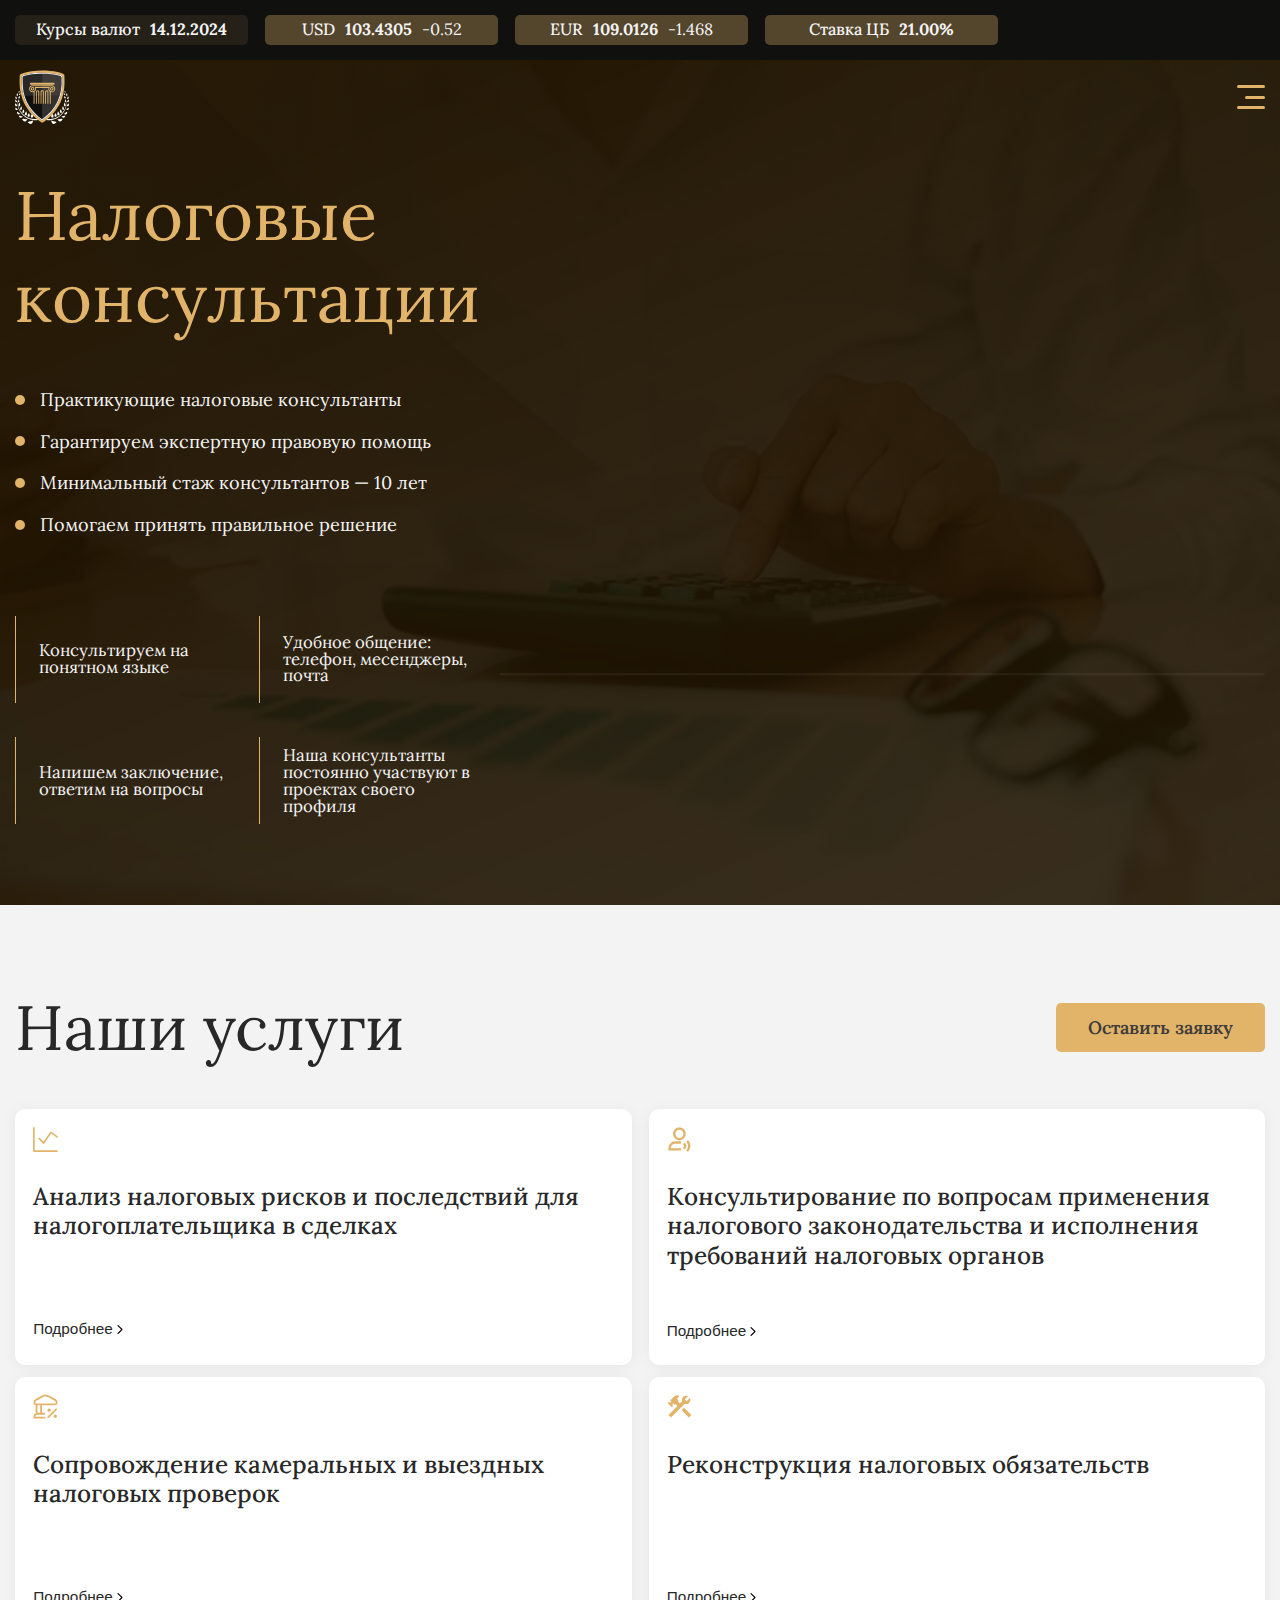
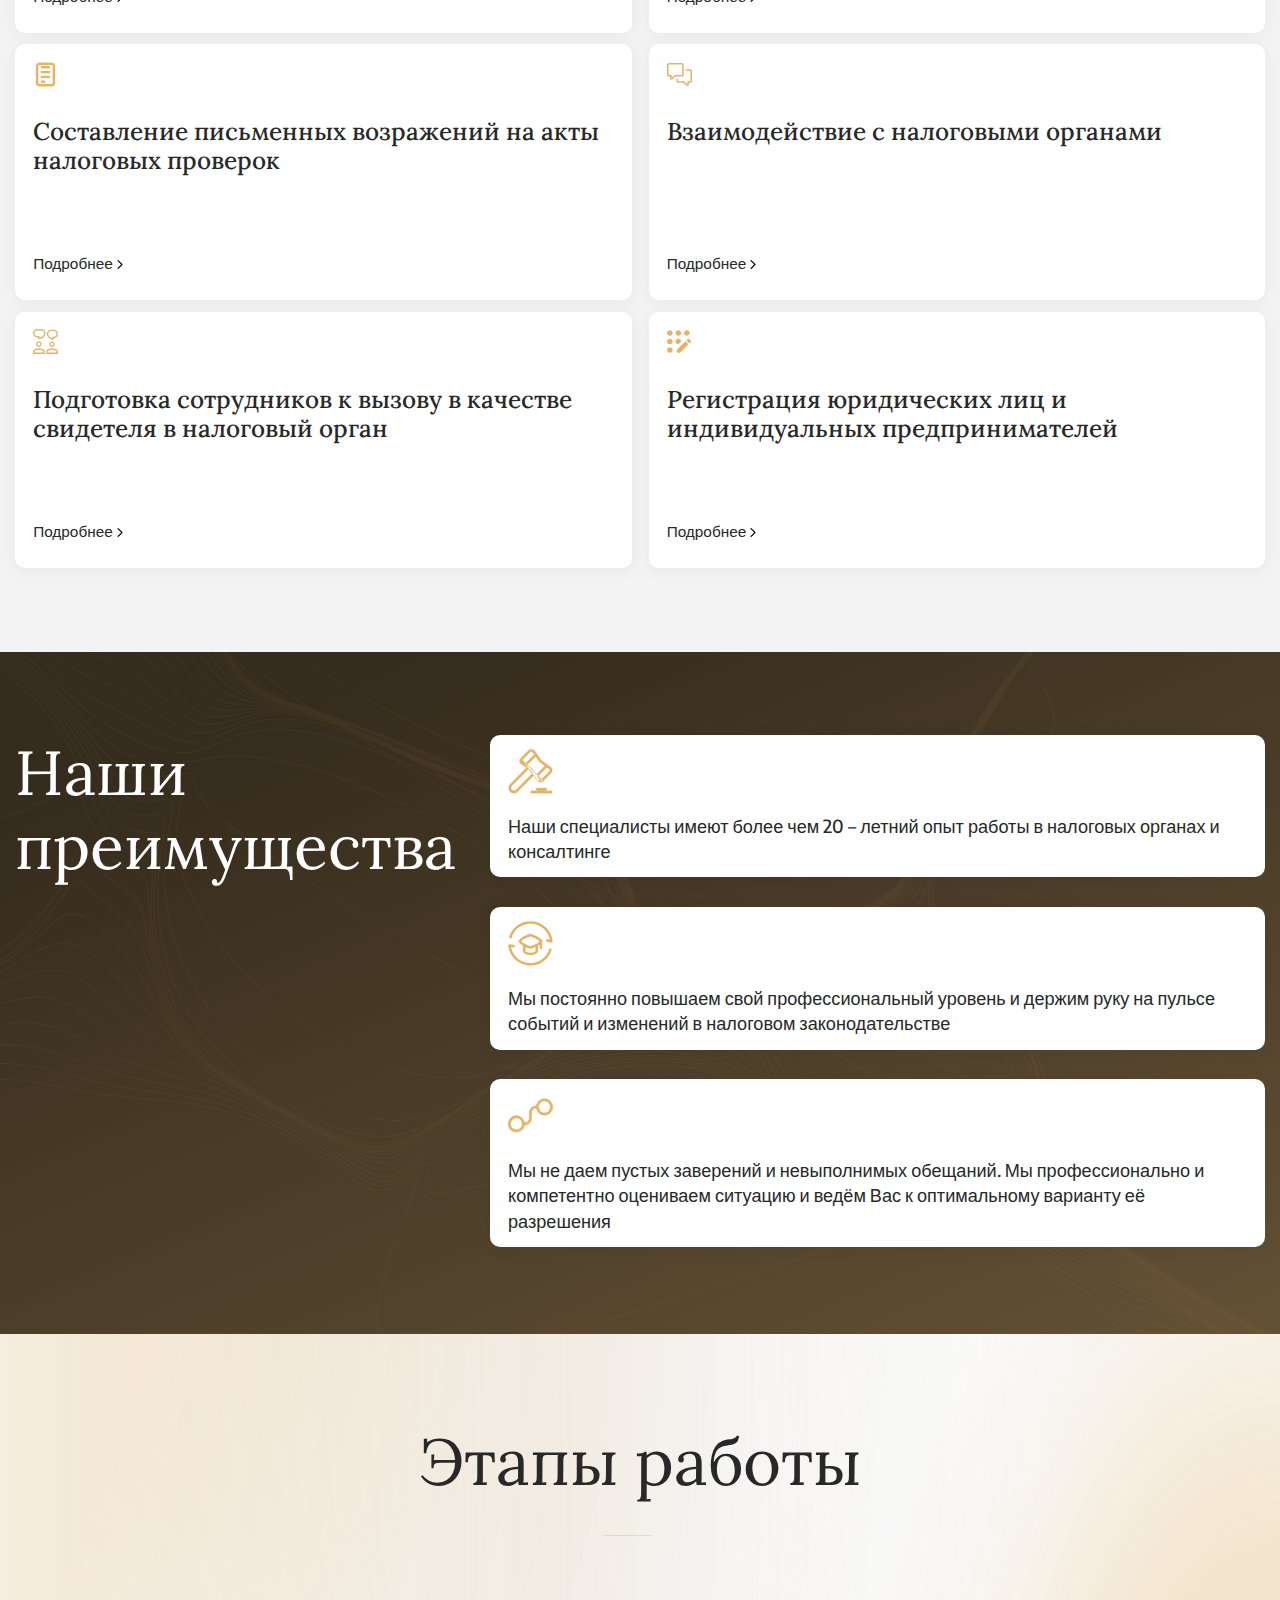
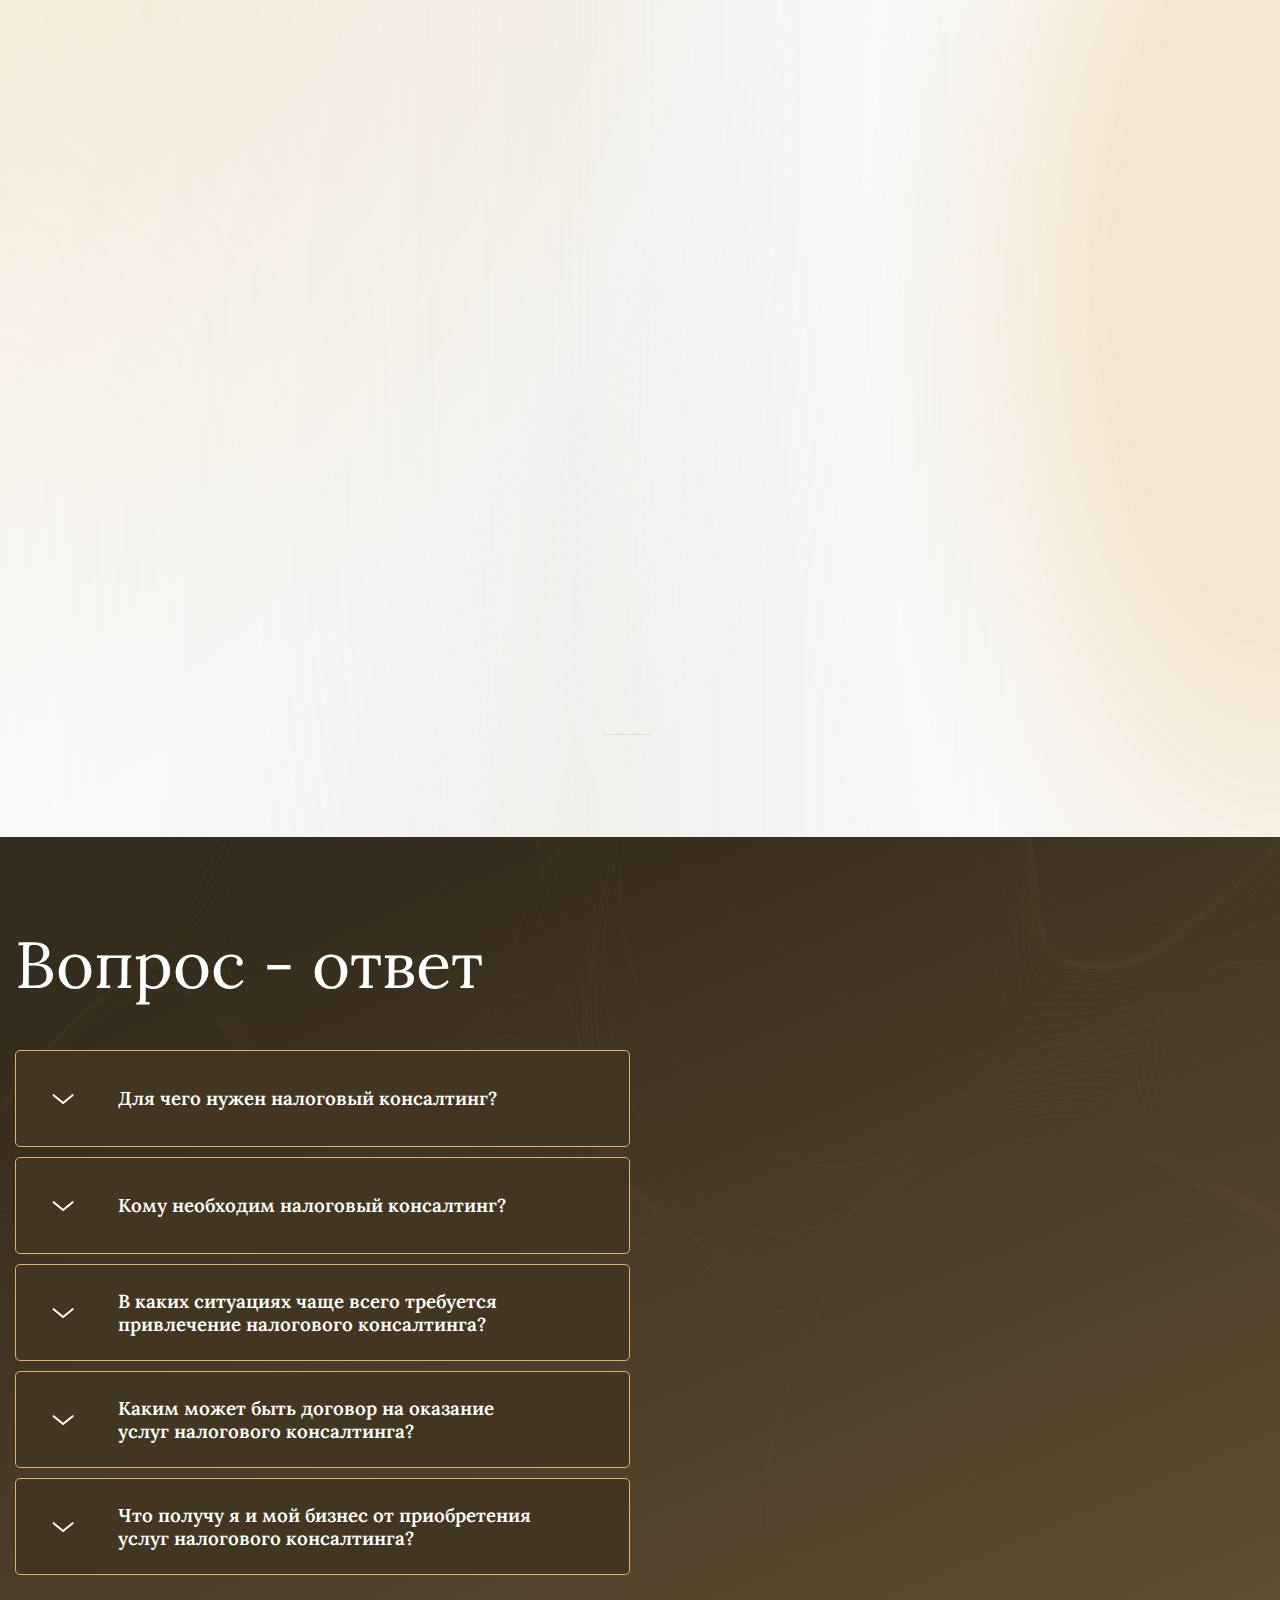
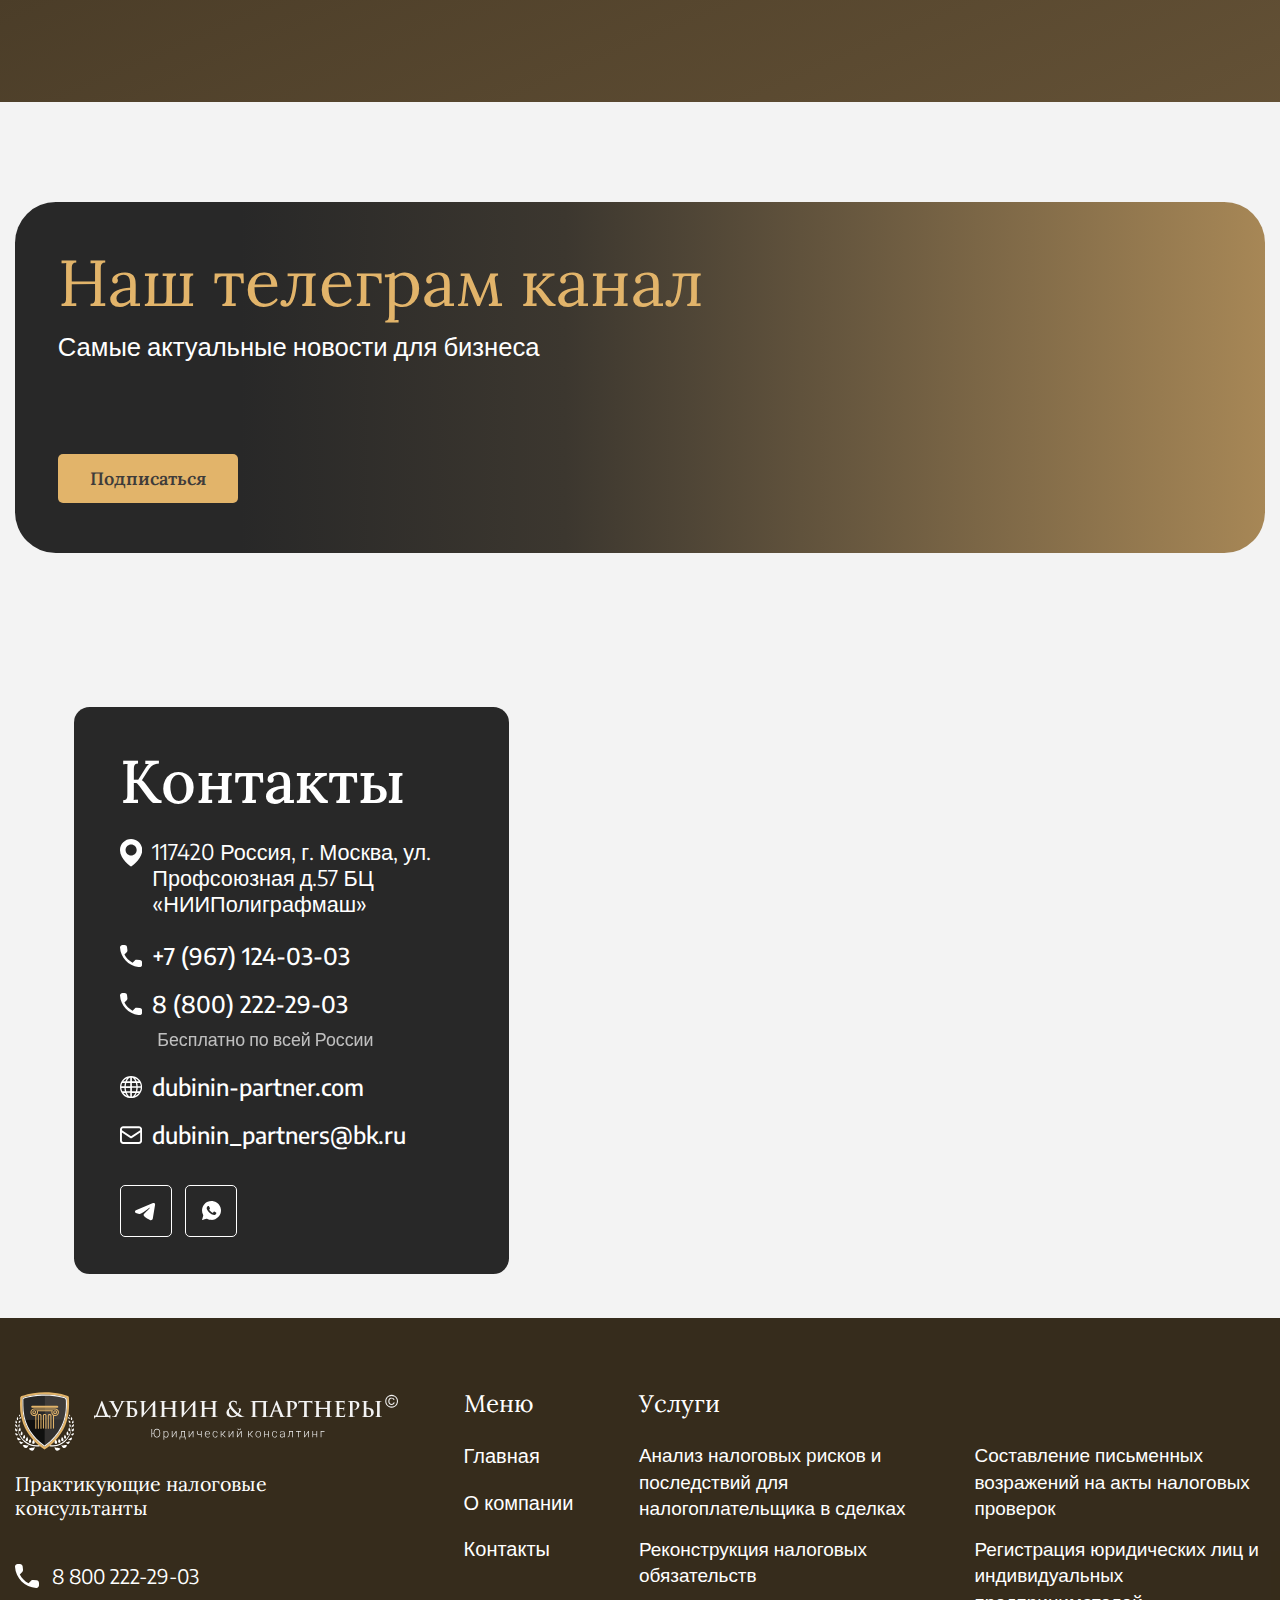
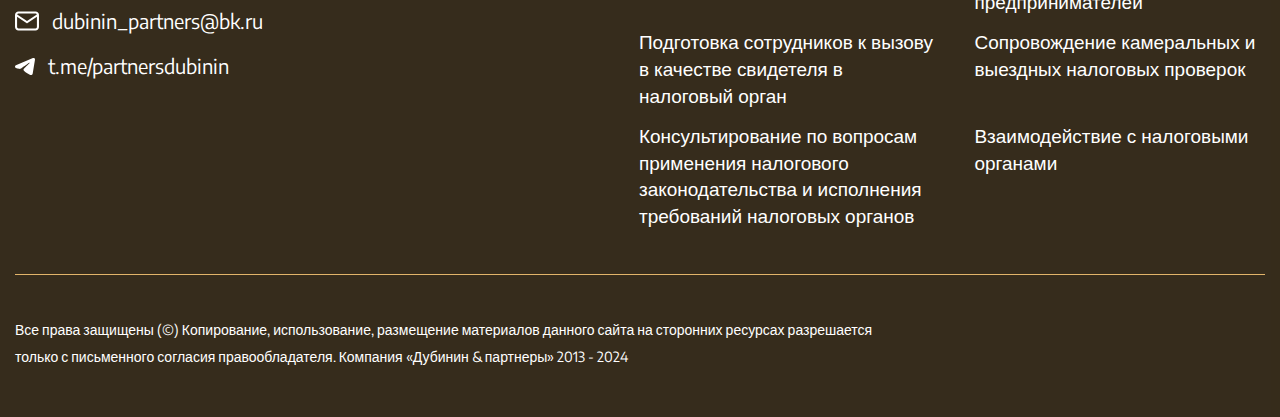
<file: index.html>
<!DOCTYPE html>
<html lang="zxx">

<head>
	<title>Главная</title>
	<meta charset="UTF-8">
	<meta name="format-detection" content="telephone=no">
	<meta name="description" content="LAWYER">
	<!-- <style>body{opacity: 0;}</style> -->
	<link rel="stylesheet" href="css/style.min.css?_v=20250109012559">
	<link rel="shortcut icon" href="favicon.ico">
	<!-- <meta name="robots" content="noindex, nofollow"> -->
	<meta name="viewport" content="width=device-width, initial-scale=1.0">
</head>

<body>
	<div class="wrapper">
		<header class="header header--setup">
			<div class="header__levelup-info-block info-block">
				<ul>
					<li>Курсы валют <strong>14.12.2024</strong></li>
					<li>USD <strong>103.4305</strong> <span>-0.52</span></li>
					<li>EUR <strong>109.0126</strong> <span>-1.468</span></li>
					<li>Ставка ЦБ <strong>21.00%</strong></li>
				</ul>
			</div>


			<div class="header__general-bg" loading="lazy">
				<div class="header__main-bg-menu">
					<div class="header__container">

						<a href="index.html" class="header__logo-max-variant" data-da=".menu__body,1360,0">
							<img src="img/logo.svg" alt="Logo Company" class="header__logo-big-pic" width="414" height="63" loading="lazy">
						</a>

						<a href="index.html" class="header__logo-var-burger" data-da=".menu__body,767,0">
							<img src="img/logo.svg" alt="Logo Company" class="header__logo-big-pic" width="290" height="41" loading="lazy">
						</a>

						<a href="index.html" class="header__logo-min-variant">
							<img src="img/logo-burger.svg" alt="Logo Company" class="header__logo-small-pic" width="55" height="54" loading="lazy">
						</a>

						<div class="menu">
							<div class="menu__block">
								<nav class="menu__body">
									<ul class="menu__list">
										<li class="menu__item"><a href="index.html" class="menu__link">Главная</a></li>
										<li class="menu__item menu__item--parent">
											<a href="services.html" class="menu__link menu__link--marker">Услуги
												<svg data-name="marker" xmlns="http://www.w3.org/2000/svg" viewBox="0 0 13 7.38" width="16" height="9">
													<g data-name="marker-sub-menu">
														<path d="M12.76.24c-.32-.32-.83-.32-1.15,0l-5.17,5.17L1.39.37C1.07.05.56.05.24.37S-.08,1.2.24,1.52l5.62,5.62c.16.16.37.24.58.24s.42-.08.58-.24c.02-.02.03-.05.05-.08.02-.02.05-.03.08-.05L12.76,1.39c.32-.32.32-.83,0-1.15Z" />
													</g>
												</svg>
											</a>
											<div class="submenu">
												<ul class="submenu__links-list">
													<li>
														<a href="#">
															<svg xmlns="http://www.w3.org/2000/svg" width="30" height="30" viewBox="0 0 30 30" fill="none">
																<path d="M1.07031 1V28.8571H28.9275" stroke="#E2B46A" stroke-width="2" stroke-linecap="round" stroke-linejoin="round" />
																<path d="M7.49902 13.8569L12.8562 19.2141L21.4276 6.35693L28.9276 11.7141" stroke="#E2B46A" stroke-width="2" stroke-linecap="round" stroke-linejoin="round" />
															</svg>
															Анализ налоговых рисков и последствий для налогоплательщика в сделках</a>
													</li>
													<li>
														<a href="#">
															<svg xmlns="http://www.w3.org/2000/svg" width="25" height="27" viewBox="0 0 25 27" fill="none">
																<path d="M12.375 2.5C11.2147 2.5 10.1019 2.96094 9.28141 3.78141C8.46094 4.60188 8 5.71468 8 6.875C8 8.03532 8.46094 9.14812 9.28141 9.96859C10.1019 10.7891 11.2147 11.25 12.375 11.25C13.5353 11.25 14.6481 10.7891 15.4686 9.96859C16.2891 9.14812 16.75 8.03532 16.75 6.875C16.75 5.71468 16.2891 4.60188 15.4686 3.78141C14.6481 2.96094 13.5353 2.5 12.375 2.5ZM5.5 6.875C5.5 5.05164 6.22433 3.30295 7.51364 2.01364C8.80295 0.724328 10.5516 0 12.375 0C14.1984 0 15.947 0.724328 17.2364 2.01364C18.5257 3.30295 19.25 5.05164 19.25 6.875C19.25 8.69836 18.5257 10.447 17.2364 11.7364C15.947 13.0257 14.1984 13.75 12.375 13.75C10.5516 13.75 8.80295 13.0257 7.51364 11.7364C6.22433 10.447 5.5 8.69836 5.5 6.875ZM21.7288 13.7275L22.4825 14.725C23.6298 16.2445 24.2501 18.0967 24.2494 20.0006C24.2488 21.9046 23.6271 23.7563 22.4788 25.275L21.725 26.2725L19.7313 24.765L20.485 23.7675C21.3054 22.6827 21.7494 21.3599 21.7499 19.9998C21.7503 18.6397 21.3071 17.3166 20.4875 16.2312L19.7337 15.2338L21.7288 13.7275ZM8 17.5C6.67392 17.5 5.40215 18.0268 4.46447 18.9645C3.52678 19.9021 3 21.1739 3 22.5H14.3125V25H0.5V22.5C0.5 20.5109 1.29018 18.6032 2.6967 17.1967C4.10322 15.7902 6.01088 15 8 15H14.25V17.5H8ZM18.2375 16.3625L18.9912 17.3612C19.565 18.1209 19.8753 19.047 19.875 19.999C19.8748 20.9509 19.5641 21.8769 18.99 22.6362L18.235 23.6337L16.2413 22.1263L16.9963 21.1287C17.2423 20.8032 17.3755 20.4062 17.3755 19.9981C17.3755 19.59 17.2423 19.1931 16.9963 18.8675L16.2438 17.87L18.2375 16.3625Z" fill="#E2B46A" />
															</svg>
															Консультирование по вопросам применения налогового законодательства и исполнения требований налоговых органов
														</a>
													</li>
													<li>
														<a href="#">
															<svg xmlns="http://www.w3.org/2000/svg" width="28" height="27" viewBox="0 0 28 27" fill="none">
																<path d="M4 11V21.625M9 11V21.625M12.75 21.625H5.25C4.25544 21.625 3.30161 22.0201 2.59835 22.7233C1.89509 23.4266 1.5 24.3804 1.5 25.375C1.5 25.5408 1.56585 25.6997 1.68306 25.8169C1.80027 25.9342 1.95924 26 2.125 26H12.75M25.875 16.625L17.125 25.375M1.5 9.2125C1.5 7.71625 2.1025 6.8 3.35 6.105L8.4875 3.24625C11.1788 1.75 12.525 1 14 1C15.475 1 16.8212 1.75 19.5125 3.24625L24.65 6.105C25.8963 6.8 26.5 7.71625 26.5 9.2125C26.5 9.6175 26.5 9.82125 26.4563 9.9875C26.2238 10.8625 25.43 11.0013 24.6638 11.0013H3.33625C2.57 11.0013 1.7775 10.8637 1.54375 9.9875C1.5 9.82 1.5 9.6175 1.5 9.2125Z" stroke="#E2B46A" stroke-width="2" stroke-linecap="round" stroke-linejoin="round" />
																<path d="M18.0625 18.5C18.5803 18.5 19 18.0803 19 17.5625C19 17.0447 18.5803 16.625 18.0625 16.625C17.5447 16.625 17.125 17.0447 17.125 17.5625C17.125 18.0803 17.5447 18.5 18.0625 18.5Z" stroke="#E2B46A" stroke-width="2" stroke-linecap="round" stroke-linejoin="round" />
																<path d="M24.9375 25.375C25.4553 25.375 25.875 24.9553 25.875 24.4375C25.875 23.9197 25.4553 23.5 24.9375 23.5C24.4197 23.5 24 23.9197 24 24.4375C24 24.9553 24.4197 25.375 24.9375 25.375Z" stroke="#E2B46A" stroke-width="2" stroke-linecap="round" stroke-linejoin="round" />
															</svg>
															Сопровождение камеральных и выездных налоговых проверок</a>
													</li>
													<li><a href="#">
															<svg xmlns="http://www.w3.org/2000/svg" width="26" height="24" viewBox="0 0 26 24" fill="none">
																<path d="M15.2288 15.6992L17.88 13.048L25.375 20.5429L22.7237 23.1942L15.2288 15.6992ZM19.875 9.2342C22.2875 9.2342 24.25 7.2717 24.25 4.8592C24.25 4.1342 24.05 3.4592 23.7375 2.8592L20.3625 6.2342L18.5 4.3717L21.875 0.9967C21.275 0.6842 20.6 0.4842 19.875 0.4842C17.4625 0.4842 15.5 2.4467 15.5 4.8592C15.5 5.3717 15.6 5.8592 15.7625 6.3092L13.45 8.6217L11.225 6.3967L12.1125 5.5092L10.35 3.7467L13 1.0967C12.2969 0.394448 11.3438 0 10.35 0C9.35625 0 8.40313 0.394448 7.7 1.0967L3.275 5.5217L5.0375 7.2842H1.5125L0.625 8.1717L5.05 12.5967L5.9375 11.7092V8.1717L7.7 9.9342L8.5875 9.0467L10.8125 11.2717L1.55 20.5342L4.2 23.1842L18.425 8.9717C18.875 9.1342 19.3625 9.2342 19.875 9.2342Z" fill="#E2B46A" />
															</svg>
															Реконструкция налоговых обязательств</a></li>
													<li><a href="#">
															<svg xmlns="http://www.w3.org/2000/svg" width="20" height="25" viewBox="0 0 20 25" fill="none">
																<path d="M3.75 0H16.25C17.2446 0 18.1984 0.395088 18.9017 1.09835C19.6049 1.80161 20 2.75544 20 3.75V21.25C20 22.2446 19.6049 23.1984 18.9017 23.9017C18.1984 24.6049 17.2446 25 16.25 25H3.75C2.75544 25 1.80161 24.6049 1.09835 23.9017C0.395088 23.1984 0 22.2446 0 21.25L0 3.75C0 2.75544 0.395088 1.80161 1.09835 1.09835C1.80161 0.395088 2.75544 0 3.75 0ZM3.75 2.5C3.41848 2.5 3.10054 2.6317 2.86612 2.86612C2.6317 3.10054 2.5 3.41848 2.5 3.75V21.25C2.5 21.5815 2.6317 21.8995 2.86612 22.1339C3.10054 22.3683 3.41848 22.5 3.75 22.5H16.25C16.5815 22.5 16.8995 22.3683 17.1339 22.1339C17.3683 21.8995 17.5 21.5815 17.5 21.25V3.75C17.5 3.41848 17.3683 3.10054 17.1339 2.86612C16.8995 2.6317 16.5815 2.5 16.25 2.5H3.75ZM6.25 3.75H13.75C14.0815 3.75 14.3995 3.8817 14.6339 4.11612C14.8683 4.35054 15 4.66848 15 5C15 5.33152 14.8683 5.64946 14.6339 5.88388C14.3995 6.1183 14.0815 6.25 13.75 6.25H6.25C5.91848 6.25 5.60054 6.1183 5.36612 5.88388C5.1317 5.64946 5 5.33152 5 5C5 4.66848 5.1317 4.35054 5.36612 4.11612C5.60054 3.8817 5.91848 3.75 6.25 3.75ZM6.25 18.75H8.75C9.08152 18.75 9.39946 18.8817 9.63388 19.1161C9.8683 19.3505 10 19.6685 10 20C10 20.3315 9.8683 20.6495 9.63388 20.8839C9.39946 21.1183 9.08152 21.25 8.75 21.25H6.25C5.91848 21.25 5.60054 21.1183 5.36612 20.8839C5.1317 20.6495 5 20.3315 5 20C5 19.6685 5.1317 19.3505 5.36612 19.1161C5.60054 18.8817 5.91848 18.75 6.25 18.75ZM6.25 13.75H13.75C14.0815 13.75 14.3995 13.8817 14.6339 14.1161C14.8683 14.3505 15 14.6685 15 15C15 15.3315 14.8683 15.6495 14.6339 15.8839C14.3995 16.1183 14.0815 16.25 13.75 16.25H6.25C5.91848 16.25 5.60054 16.1183 5.36612 15.8839C5.1317 15.6495 5 15.3315 5 15C5 14.6685 5.1317 14.3505 5.36612 14.1161C5.60054 13.8817 5.91848 13.75 6.25 13.75ZM6.25 8.75H13.75C14.0815 8.75 14.3995 8.8817 14.6339 9.11612C14.8683 9.35054 15 9.66848 15 10C15 10.3315 14.8683 10.6495 14.6339 10.8839C14.3995 11.1183 14.0815 11.25 13.75 11.25H6.25C5.91848 11.25 5.60054 11.1183 5.36612 10.8839C5.1317 10.6495 5 10.3315 5 10C5 9.66848 5.1317 9.35054 5.36612 9.11612C5.60054 8.8817 5.91848 8.75 6.25 8.75Z" fill="#E2B46A" />
															</svg>
															Составление письменных возражений на акты налоговых проверок</a></li>
													<li><a href="#">
															<svg xmlns="http://www.w3.org/2000/svg" width="30" height="28" viewBox="0 0 30 28" fill="none">
																<path d="M2.1875 0H17.8125C19.02 0 20 0.98 20 2.1875V14.0625C20 14.6427 19.7695 15.1991 19.3593 15.6093C18.9491 16.0195 18.3927 16.25 17.8125 16.25H10.0763L6.85875 19.4662C6.60381 19.7202 6.2794 19.893 5.9264 19.9629C5.5734 20.0328 5.20761 19.9966 4.87514 19.8589C4.54268 19.7212 4.25841 19.4882 4.05818 19.1892C3.85795 18.8902 3.75072 18.5386 3.75 18.1788V16.25H2.1875C1.60734 16.25 1.05094 16.0195 0.640704 15.6093C0.230468 15.1991 0 14.6427 0 14.0625L0 2.1875C0 0.98 0.98 0 2.1875 0ZM1.875 2.1875V14.0625C1.875 14.235 2.015 14.375 2.1875 14.375H4.6875C4.93614 14.375 5.1746 14.4738 5.35041 14.6496C5.52623 14.8254 5.625 15.0639 5.625 15.3125V18.05L9.025 14.65C9.20065 14.4741 9.43894 14.3752 9.6875 14.375H17.8125C17.8954 14.375 17.9749 14.3421 18.0335 14.2835C18.0921 14.2249 18.125 14.1454 18.125 14.0625V2.1875C18.125 2.10462 18.0921 2.02513 18.0335 1.96653C17.9749 1.90792 17.8954 1.875 17.8125 1.875H2.1875C2.10462 1.875 2.02513 1.90792 1.96653 1.96653C1.90792 2.02513 1.875 2.10462 1.875 2.1875Z" fill="#E2B46A" />
																<path d="M28.125 9.6875C28.125 9.60462 28.0921 9.52513 28.0335 9.46653C27.9749 9.40792 27.8954 9.375 27.8125 9.375H23.4375C23.1889 9.375 22.9504 9.27623 22.7746 9.10041C22.5988 8.9246 22.5 8.68614 22.5 8.4375C22.5 8.18886 22.5988 7.9504 22.7746 7.77459C22.9504 7.59877 23.1889 7.5 23.4375 7.5H27.8125C29.02 7.5 30 8.48 30 9.6875V21.5625C30 22.1427 29.7695 22.6991 29.3593 23.1093C28.9491 23.5195 28.3927 23.75 27.8125 23.75H26.25V25.6787C26.2499 26.0389 26.143 26.3909 25.9429 26.6903C25.7427 26.9896 25.4583 27.223 25.1256 27.3608C24.7929 27.4986 24.4268 27.5346 24.0736 27.4644C23.7204 27.3942 23.396 27.2208 23.1413 26.9662L19.9237 23.75H13.4375C12.8573 23.75 12.3009 23.5195 11.8907 23.1093C11.4805 22.6991 11.25 22.1427 11.25 21.5625V19.7312C11.25 19.4826 11.3488 19.2442 11.5246 19.0683C11.7004 18.8925 11.9389 18.7937 12.1875 18.7937C12.4361 18.7937 12.6746 18.8925 12.8504 19.0683C13.0262 19.2442 13.125 19.4826 13.125 19.7312V21.5625C13.125 21.735 13.265 21.875 13.4375 21.875H20.3125C20.5611 21.8752 20.7994 21.9741 20.975 22.15L24.375 25.55V22.8125C24.375 22.5639 24.4738 22.3254 24.6496 22.1496C24.8254 21.9738 25.0639 21.875 25.3125 21.875H27.8125C27.8954 21.875 27.9749 21.8421 28.0335 21.7835C28.0921 21.7249 28.125 21.6454 28.125 21.5625V9.6875Z" fill="#E2B46A" />
															</svg>
															Взаимодействие с налоговыми органами</a></li>
													<li><a href="#">
															<svg xmlns="http://www.w3.org/2000/svg" width="30" height="30" viewBox="0 0 30 30" fill="none">
																<path fill-rule="evenodd" clip-rule="evenodd" d="M6.0387 12.4467C6.0387 12.4467 6.71577 12.3554 7.6982 12.0932C10.2887 11.402 15 9.52595 15 5.01377C15.0002 4.35534 14.8707 3.70333 14.6188 3.09498C14.367 2.48664 13.9977 1.93388 13.5321 1.46831C13.0665 1.00273 12.5138 0.633457 11.9054 0.381589C11.2971 0.129722 10.6451 0.00019685 9.98665 0.000414908H5.07785C4.41411 -0.00812457 3.75529 0.115231 3.1396 0.363323C2.52392 0.611416 1.96363 0.979306 1.49125 1.44565C1.01887 1.91199 0.643806 2.4675 0.387813 3.07994C0.131821 3.69238 0 4.34956 0 5.01335C0 5.67714 0.131821 6.33432 0.387813 6.94676C0.643806 7.55921 1.01887 8.11471 1.49125 8.58106C1.96363 9.0474 2.52392 9.41529 3.1396 9.66338C3.75529 9.91147 4.41411 10.0348 5.07785 10.0263H6.0387V12.4467ZM7.6982 8.36679H5.07785C4.63303 8.37378 4.19126 8.29222 3.77827 8.12683C3.36529 7.96144 2.98933 7.71555 2.67229 7.40346C2.35525 7.09137 2.10347 6.71933 1.93161 6.30899C1.75975 5.89865 1.67124 5.45822 1.67124 5.01335C1.67124 4.56848 1.75975 4.12805 1.93161 3.71771C2.10347 3.30738 2.35525 2.93533 2.67229 2.62324C2.98933 2.31115 3.36529 2.06526 3.77827 1.89987C4.19126 1.73449 4.63303 1.65292 5.07785 1.65992H9.98665C10.4271 1.6597 10.8634 1.7463 11.2704 1.91477C11.6774 2.08324 12.0472 2.33027 12.3587 2.64175C12.6701 2.95323 12.9172 3.32304 13.0856 3.73005C13.2541 4.13705 13.3407 4.57327 13.3405 5.01377C13.3405 7.15701 11.8403 8.58418 9.7983 9.56909C9.12068 9.89143 8.41841 10.1592 7.6982 10.3698V8.36679ZM7.11737 21.5739C8.95112 21.5739 10.4364 20.0887 10.4364 18.2549C10.4364 16.4212 8.95112 14.9359 7.11737 14.9359C5.28362 14.9359 3.79837 16.4212 3.79837 18.2549C3.79837 20.0887 5.28362 21.5739 7.11737 21.5739ZM8.77687 18.2549C8.77687 18.695 8.60203 19.1171 8.29082 19.4284C7.9796 19.7396 7.5575 19.9144 7.11737 19.9144C6.67725 19.9144 6.25515 19.7396 5.94393 19.4284C5.63271 19.1171 5.45787 18.695 5.45787 18.2549C5.45787 17.8148 5.63271 17.3927 5.94393 17.0815C6.25515 16.7703 6.67725 16.5954 7.11737 16.5954C7.5575 16.5954 7.9796 16.7703 8.29082 17.0815C8.60203 17.3927 8.77687 17.8148 8.77687 18.2549ZM0.0644955 26.774C0.0644955 24.4191 4.76337 23.2334 7.11737 23.2334C9.47137 23.2334 14.1702 24.42 14.1702 26.774V29.8714H0.0644955V26.774ZM1.724 28.2119V26.774C1.724 26.7657 1.724 26.7491 1.74557 26.7076C1.77212 26.6561 1.83269 26.5657 1.96379 26.4446C2.23678 26.1915 2.69397 25.9152 3.32707 25.6604C4.59659 25.1501 6.14822 24.8929 7.11737 24.8929C8.08652 24.8929 9.63898 25.1501 10.9077 25.6604C11.5399 25.9152 11.998 26.1915 12.271 26.4446C12.4021 26.5657 12.4626 26.6561 12.4892 26.7068C12.5108 26.7482 12.5107 26.7665 12.5107 26.7731V28.2119H1.724ZM26.2016 18.2549C26.2016 20.0887 24.7164 21.5739 22.8826 21.5739C21.0489 21.5739 19.5636 20.0887 19.5636 18.2549C19.5636 16.4212 21.0489 14.9359 22.8826 14.9359C24.7164 14.9359 26.2016 16.4212 26.2016 18.2549ZM22.8826 19.9144C23.3228 19.9144 23.7449 19.7396 24.0561 19.4284C24.3673 19.1171 24.5421 18.695 24.5421 18.2549C24.5421 17.8148 24.3673 17.3927 24.0561 17.0815C23.7449 16.7703 23.3228 16.5954 22.8826 16.5954C22.4425 16.5954 22.0204 16.7703 21.7092 17.0815C21.398 17.3927 21.2231 17.8148 21.2231 18.2549C21.2231 18.695 21.398 19.1171 21.7092 19.4284C22.0204 19.7396 22.4425 19.9144 22.8826 19.9144ZM15.8298 26.774C15.8298 24.4191 20.5286 23.2334 22.8826 23.2334C25.2366 23.2334 29.9355 24.42 29.9355 26.774V29.8714H15.8298V26.774ZM17.4893 28.2119V26.774C17.4893 26.7657 17.4893 26.7491 17.5108 26.7076C17.5374 26.6561 17.5979 26.5657 17.7282 26.4446C18.002 26.1915 18.4601 25.9152 19.0923 25.6604C20.3618 25.1501 21.9135 24.8929 22.8826 24.8929C23.8518 24.8929 25.4042 25.1501 26.6729 25.6604C27.3052 25.9152 27.7632 26.1915 28.037 26.4446C28.1673 26.5657 28.2279 26.6561 28.2544 26.7068C28.276 26.7482 28.276 26.7665 28.276 26.7731V28.2119H17.4893ZM22.9656 12.8665C23.9364 13.1719 24.6251 13.2764 24.6251 13.2764V10.856H24.9222C25.5859 10.8646 26.2447 10.7412 26.8604 10.4931C27.4761 10.245 28.0364 9.87715 28.5087 9.41081C28.9811 8.94446 29.3562 8.38896 29.6122 7.77651C29.8682 7.16407 30 6.50689 30 5.8431C30 5.17931 29.8682 4.52213 29.6122 3.90969C29.3562 3.29725 28.9811 2.74174 28.5087 2.2754C28.0364 1.80906 27.4761 1.44117 26.8604 1.19307C26.2447 0.944981 25.5859 0.821626 24.9222 0.830165H21.6729C21.0144 0.829947 20.3624 0.959472 19.7541 1.21134C19.1457 1.46321 18.593 1.83248 18.1274 2.29806C17.6618 2.76363 17.2925 3.31639 17.0407 3.92473C16.7888 4.53308 16.6593 5.18509 16.6595 5.84352C16.6595 10.2379 20.6315 12.133 22.9656 12.8665ZM24.9222 9.19654H22.9656V11.1157C22.4388 10.9275 21.9268 10.7001 21.4339 10.4354C19.7047 9.49691 18.319 8.08882 18.319 5.84269C18.3189 5.40226 18.4056 4.96613 18.5741 4.55922C18.7426 4.15231 18.9897 3.7826 19.3011 3.47121C19.6126 3.15982 19.9824 2.91286 20.3893 2.74444C20.7963 2.57602 21.2324 2.48945 21.6729 2.48967H24.9222C25.367 2.48267 25.8087 2.56424 26.2217 2.72962C26.6347 2.89501 27.0107 3.1409 27.3277 3.45299C27.6448 3.76508 27.8965 4.13713 28.0684 4.54746C28.2403 4.9578 28.3288 5.39823 28.3288 5.8431C28.3288 6.28797 28.2403 6.7284 28.0684 7.13874C27.8965 7.54908 27.6448 7.92112 27.3277 8.23321C27.0107 8.5453 26.6347 8.79119 26.2217 8.95658C25.8087 9.12197 25.367 9.20353 24.9222 9.19654Z" fill="#E2B46A" />
															</svg>
															Подготовка сотрудников к вызову в качестве свидетеля в налоговый орган</a></li>
													<li><a href="#">
															<svg xmlns="http://www.w3.org/2000/svg" width="22" height="20" viewBox="0 0 22 20" fill="none">
																<path d="M10 5C11.3807 5 12.5 3.88071 12.5 2.5C12.5 1.11929 11.3807 0 10 0C8.61929 0 7.5 1.11929 7.5 2.5C7.5 3.88071 8.61929 5 10 5Z" fill="#E2B46A" />
																<path d="M2.5 20C3.88071 20 5 18.8807 5 17.5C5 16.1193 3.88071 15 2.5 15C1.11929 15 0 16.1193 0 17.5C0 18.8807 1.11929 20 2.5 20Z" fill="#E2B46A" />
																<path d="M2.5 12.5C3.88071 12.5 5 11.3807 5 10C5 8.61929 3.88071 7.5 2.5 7.5C1.11929 7.5 0 8.61929 0 10C0 11.3807 1.11929 12.5 2.5 12.5Z" fill="#E2B46A" />
																<path d="M2.5 5C3.88071 5 5 3.88071 5 2.5C5 1.11929 3.88071 0 2.5 0C1.11929 0 0 1.11929 0 2.5C0 3.88071 1.11929 5 2.5 5Z" fill="#E2B46A" />
																<path d="M17.5 5C18.8807 5 20 3.88071 20 2.5C20 1.11929 18.8807 0 17.5 0C16.1193 0 15 1.11929 15 2.5C15 3.88071 16.1193 5 17.5 5Z" fill="#E2B46A" />
																<path d="M8.75 17.5875V19.375C8.75 19.725 9.025 20 9.375 20H11.125C11.2875 20 11.45 19.9375 11.5625 19.8125L18.85 12.525L16.2 9.875L8.9375 17.1375C8.8125 17.2625 8.75 17.425 8.75 17.5875ZM10.0375 12.5L12.5 10.0375V10C12.5 8.625 11.375 7.5 10 7.5C8.625 7.5 7.5 8.625 7.5 10C7.5 11.375 8.625 12.5 10 12.5H10.0375ZM21.0625 9.45L19.3 7.6875C19.05 7.4375 18.6625 7.4375 18.4125 7.6875L17.0875 9.0125L19.7375 11.6625L21.0625 10.3375C21.3125 10.0875 21.3125 9.7 21.0625 9.45Z" fill="#E2B46A" />
															</svg>
															Регистрация юридических лиц и индивидуальных предпринимателей</a></li>
												</ul>

											</div>
										</li>
										<li class="menu__item"><a href="blog.html" class="menu__link">O компании</a></li>
										<li class="menu__item"><a href="#" class="menu__link">Контакты</a></li>
									</ul>
								</nav>
							</div>
						</div>

						<div class="header__element">
							<a href="#" target="_blank" class="header__feedback" data-da=".menu__body,1360,6">Связаться с нами</a>
						</div>
						<button type="button" class="header__icon icon-menu" aria-label="Burger Menu"><span></span></button>

						<div class="header__contact-tel" data-da=".menu__body,1360,7">
							<a href="tel:74951750421" target="_blank" class="header__link-tel">
								<svg data-name="telephon" xmlns="http://www.w3.org/2000/svg" viewBox="0 0 30 30">
									<defs>
										<style>
										</style>
									</defs>
									<g data-name="telephon-item">
										<path id="contact_phone" d="M27.06,20.46l-4.24-.48c-.5-.06-1,0-1.48.16s-.91.44-1.26.79l-3.07,3.07c-4.74-2.41-8.59-6.26-11.01-11.01l3.09-3.09c.72-.72,1.07-1.72.95-2.74l-.48-4.21c-.09-.81-.49-1.57-1.1-2.11C7.85.3,7.06,0,6.24,0h-2.89C1.46,0-.11,1.57,0,3.46c.89,14.26,12.29,25.65,26.54,26.54,1.89.12,3.46-1.45,3.46-3.34v-2.89c.02-1.69-1.25-3.11-2.94-3.31Z" />
									</g>
								</svg> +7 495 175-04-21
							</a>
							<a href="tel:79689088021" target="_blank" class="header__link-tel">
								<svg data-name="telephon" xmlns="http://www.w3.org/2000/svg" viewBox="0 0 30 30">
									<defs>
										<style>
										</style>
									</defs>
									<g data-name="telephon-item">
										<path id="contact_phone_two" d="M27.06,20.46l-4.24-.48c-.5-.06-1,0-1.48.16s-.91.44-1.26.79l-3.07,3.07c-4.74-2.41-8.59-6.26-11.01-11.01l3.09-3.09c.72-.72,1.07-1.72.95-2.74l-.48-4.21c-.09-.81-.49-1.57-1.1-2.11C7.85.3,7.06,0,6.24,0h-2.89C1.46,0-.11,1.57,0,3.46c.89,14.26,12.29,25.65,26.54,26.54,1.89.12,3.46-1.45,3.46-3.34v-2.89c.02-1.69-1.25-3.11-2.94-3.31Z" />
									</g>
								</svg> +7 968 908-80-21
							</a>
						</div>
					</div>
				</div>

				<!-- TODO HERO -->
				<div class="hero hero--setup">

					<div class="hero__container">
						<div class="hero__body data-body">
							<div class="data-body__text-area text-area">
								<h1>Налоговые консультации</h1>
								<div class="data-body__group-ul">
									<ul>
										<li>Практикующие налоговые консультанты</li>
										<li>Гарантируем экспертную правовую помощь</li>
										<li>Минимальный стаж консультантов — 10 лет</li>
										<li>Помогаем принять правильное решение</li>
									</ul>
									<ul>
										<li>Консультируем на понятном языке</li>
										<li>Удобное общение: телефон, месенджеры, почта</li>
										<li>Напишем заключение, ответим на вопросы</li>
										<li>Наша консультанты постоянно участвуют в проектах своего профиля</li>
									</ul>
								</div>
							</div>
						</div>

						<div class="chart">
							<svg class="chart__svg-body" xmlns="http://www.w3.org/2000/svg" viewBox="0 0 915 820" width="820" height="756">
								<g class="chart__trend">
									<g class="chart__labels">
										<g class="chart__label-even-four">
											<path class="chart__circle-four-label" fill="#f3f3f3" d="M763.9,20.8l-9.9-1.45-4.32-8.79c-.42-.84-.93-.98-1.35-.98-.84,0-1.3.84-1.4.98l-4.32,8.79-9.77,1.4c-.65.1-1.16.47-1.3.98-.18.56.05,1.12.6,1.68l6.98,6.78-1.63,9.68c-.05.23-.18.98.28,1.5.37.47,1.02.56,1.72.23l.05-.05,8.79-4.68,8.79,4.68c.33.19.65.28.93.28.37,0,.65-.14.88-.37.19-.19.37-.56.28-1.26l-1.68-10.01,7.11-6.97c.6-.61.6-1.12.51-1.5-.1-.28-.37-.8-1.26-.93ZM755.99,29.31c-.18.19-.28.47-.23.75l1.68,9.72-8.7-4.58c-.23-.14-.56-.14-.79,0l-8.7,4.58,1.67-9.72c.05-.28-.05-.56-.23-.75l-7.07-6.88,9.72-1.4c.28-.05.51-.23.65-.47l4.32-8.84,4.32,8.84c.14.23.37.42.65.47l9.72,1.4-7.01,6.88Z" />
											<path class="chart__circle-label-four" fill="#f3f3f3" d="M748.52.48c-14.76,0-26.72,12.02-26.72,26.86s11.96,26.86,26.72,26.86,26.72-12.03,26.72-26.86S763.27.48,748.52.48ZM766.84,45.75c-4.69,4.72-11.17,7.63-18.32,7.63s-13.63-2.91-18.32-7.63c-4.69-4.71-7.59-11.22-7.59-18.42s2.9-13.7,7.59-18.42c4.69-4.71,11.17-7.63,18.32-7.63s13.63,2.91,18.32,7.63c4.69,4.71,7.59,11.22,7.59,18.42s-2.9,13.7-7.59,18.42Z" />
										</g>
										<g class="chart__label-odd-three">
											<path class="chart__circle-three-label" fill="#f3f3f3" d="M556.38,32.03c-.16.16-.23.35-.23.55v4.92l-.24.24h-1.6l-.24-.24v-4.92c0-.2-.08-.39-.23-.55-.43-.35-.67-.9-.67-1.46,0-1.06.86-1.97,1.96-1.97s1.96.87,1.96,1.97c0,.55-.27,1.1-.7,1.46ZM555.13,27.2c-1.88,0-3.41,1.53-3.41,3.42,0,.87.31,1.69.9,2.32v4.64c0,.94.74,1.69,1.68,1.69h1.61c.94,0,1.68-.75,1.68-1.69v-4.68c.59-.63.9-1.46.9-2.32.05-1.89-1.48-3.38-3.36-3.38ZM565.97,38.68c0,2.05-1.64,3.7-3.68,3.7h-14.09c-2.04,0-3.68-1.66-3.68-3.7v-14.24c0-.24.2-.43.43-.43h20.55c.23,0,.43.19.43.43v14.24h.03ZM560.49,21.57v.98h-10.33v-.98c0-2.87,2.31-5.19,5.17-5.19s5.16,2.32,5.16,5.19ZM545.98,21.69c0-5.19,4.15-9.36,9.27-9.36s9.31,4.21,9.31,9.36v.9h-2.62v-.98c0-3.66-2.97-6.65-6.61-6.65s-6.61,2.99-6.61,6.65v.98h-2.74v-.9ZM566.01,22.63v-.95c0-5.98-4.81-10.82-10.76-10.82s-10.72,4.84-10.72,10.82v.95c-.82.19-1.45.94-1.45,1.81v14.2c0,2.83,2.31,5.15,5.13,5.15h14.09c2.82,0,5.13-2.32,5.13-5.15v-14.2c0-.87-.59-1.61-1.41-1.81Z" />
											<path class="chart__circle-label-three" fill="#f3f3f3" d="M581.56,27.34h.4c0-14.84-11.96-26.86-26.72-26.86s-26.72,12.02-26.72,26.86,11.96,26.86,26.72,26.86,26.72-12.03,26.72-26.86h-.81c0,7.19-2.9,13.7-7.59,18.42-4.69,4.72-11.17,7.63-18.32,7.63s-13.63-2.91-18.32-7.63c-4.69-4.71-7.59-11.22-7.59-18.42s2.9-13.7,7.59-18.42c4.69-4.71,11.17-7.63,18.32-7.63s13.63,2.91,18.32,7.63c4.69,4.71,7.59,11.22,7.59,18.42h.4Z" />
										</g>
										<g class="chart__label-even-two">
											<path class="chart__circle-two-label" fill="#f3f3f3" d="M361.17,20.99c-.16.37-.62.54-1.03.37-.37-.16-.74-.25-1.15-.25-1.52,0-2.76,1.24-2.76,2.77,0,.54.16,1.08.45,1.53.25.33.12.83-.21,1.08l-.41.12c-.25,0-.49-.12-.62-.33-.45-.71-.7-1.53-.7-2.4,0-2.36,1.94-4.3,4.28-4.3.62,0,1.24.12,1.81.41.33.16.5.62.33.99ZM378.09,27.86c-1.15,1.78-2.55,3.31-3.87,4.76-2.51,2.69-5.1,5.26-7.57,7.57-.33.29-.62.41-.91.41-.37,0-.66-.21-.74-.29l-.12-.12-.37-.37-1.44-1.36c-1.44-1.45-2.97-2.9-4.4-4.39-2.14-2.19-3.66-3.98-4.98-5.79-1.03-1.49-1.56-2.94-1.56-4.43,0-2.57,1.07-4.55,3.34-6,1.19-.78,2.47-1.16,3.75-1.16.74,0,1.48.12,2.22.37,1.19.41,2.22,1.2,3.29,2.52.08.08.45.5,1.07.5.25,0,.66-.08,1.03-.5l.04-.08c.41-.46.78-.87,1.15-1.24,1.15-1.08,2.59-1.61,4.2-1.61,1.28,0,2.51.37,3.62,1.03,1.97,1.2,3.13,2.77,3.45,4.88.29,1.87-.08,3.6-1.2,5.3ZM380.81,22.36c-.41-2.52-1.81-4.55-4.2-5.96-1.36-.83-2.88-1.24-4.41-1.24-1.97,0-3.83.7-5.23,2.03-.45.41-.82.83-1.23,1.29-1.19-1.49-2.43-2.4-3.83-2.86-2.51-.83-4.98-.5-7.25.95-2.71,1.74-4.07,4.18-4.07,7.28,0,1.82.62,3.56,1.85,5.3,1.32,1.86,2.97,3.77,5.1,6,1.48,1.49,2.97,2.98,4.44,4.43l1.44,1.41.37.37.16.16c.29.25.95.66,1.77.66.7,0,1.36-.29,1.94-.83,2.47-2.36,5.15-4.92,7.66-7.66,1.32-1.41,2.8-3.1,4.03-4.96,1.32-2.02,1.77-4.18,1.45-6.37Z" />
											<path class="chart__circle-label-two" fill="#f3f3f3" d="M392.06,27.34h.4c0-14.84-11.96-26.86-26.72-26.86s-26.72,12.02-26.72,26.86,11.96,26.86,26.72,26.86,26.72-12.03,26.72-26.86h-.81c0,7.19-2.9,13.7-7.59,18.42-4.69,4.72-11.17,7.63-18.32,7.63s-13.63-2.91-18.32-7.63c-4.69-4.71-7.59-11.22-7.59-18.42s2.9-13.7,7.59-18.42c4.69-4.71,11.17-7.63,18.32-7.63s13.63,2.91,18.32,7.63c4.69,4.71,7.59,11.22,7.59,18.42h.4Z" />
										</g>
										<g class="chart__label-odd-one">
											<path class="chart__circle-one-label" fill="#f3f3f3" d="M174.25,22c-3,0-5.48,2.46-5.48,5.51s2.48,5.47,5.48,5.47,5.48-2.46,5.48-5.51-2.48-5.47-5.48-5.47ZM174.25,34.26c-3.72,0-6.72-3.05-6.72-6.75s3-6.79,6.72-6.79,6.72,3.05,6.72,6.75-3,6.79-6.72,6.79ZM169.33,38.83c.48.21.96.38,1.45.52.34-.1.62-.35.76-.66l.07-.14c.27-.48.96-1.18,2.14-1.21h.93c1.13.04,1.86.73,2.14,1.21l.07.14c.14.31.42.56.76.66.48-.14,1-.31,1.45-.52.17-.31.24-.66.14-1l-.04-.14c-.1-.55,0-1.52.86-2.32l.03-.03.04-.04c.24-.17.42-.35.62-.52l.04-.04.04-.04c.48-.38,1.03-.59,1.62-.59.34,0,.62.07.79.14l.14.04c.17.07.34.1.52.1s.34-.04.48-.1c.27-.42.55-.87.76-1.32-.03-.34-.24-.69-.52-.9l-.1-.1c-.45-.38-1-1.18-.83-2.32v-.07c.07-.24.1-.52.14-.79v-.11c.24-1.14,1.03-1.7,1.55-1.9l.14-.07c.34-.1.65-.35.83-.69-.07-.48-.14-.97-.24-1.42-.27-.28-.62-.42-1-.38h-.17c-.38,0-1.41-.14-2.1-1.25l-.04-.04c-.14-.28-.27-.48-.41-.73l-.04-.03-.04-.04c-.55-1.04-.31-1.98-.03-2.46l.07-.14c.21-.31.27-.69.17-1.07-.34-.31-.69-.62-1.07-.9-.38-.04-.76.1-1.03.35l-.14.1c-.04.24-.55.59-1.34.59-.27,0-.59-.03-.86-.14h-.07c-.24-.1-.52-.21-.76-.28h-.07c-1.07-.42-1.51-1.32-1.62-1.87l-.03-.14c-.04-.38-.24-.73-.55-.94-.52-.04-.86-.04-1.38,0-.31.21-.52.55-.55.94l-.04.14c-.1.55-.52,1.46-1.62,1.87h-.07c-.24.07-.52.17-.76.28h-.07c-.27.1-.55.14-.86.14-.79,0-1.31-.35-1.55-.55l-.14-.1c-.27-.28-.65-.42-1.03-.35-.38.28-.72.59-1.07.9-.1.38-.04.76.17,1.08l.07.14c.27.49.52,1.46-.04,2.46v.03l-.03.04c-.14.24-.27.45-.42.69l-.04.07c-.69,1.11-1.72,1.25-2.1,1.25h-.14c-.38-.03-.73.1-1,.38-.1.48-.21.97-.24,1.42.17.35.45.59.83.69l.14.07c.52.21,1.31.76,1.55,1.9v.11c.04.28.07.52.14.8v.07c.17,1.14-.38,1.94-.83,2.32l-.1.1c-.31.21-.48.55-.52.9.24.45.48.9.76,1.31.31.14.69.14,1.03-.03l.14-.04c.17-.07.45-.14.79-.14.59,0,1.13.21,1.62.59h.04l.07.04c.17.17.38.35.62.52l.04.04.04.04c.86.76.96,1.77.86,2.32l-.04.14c-.13.38-.06.73.11,1.04ZM177.74,40.67h-.14c-.72-.14-1.38-.62-1.72-1.28l-.07-.1c-.04-.07-.31-.59-1.1-.62h-.86c-.83,0-1.11.59-1.11.62l-.07.1c-.34.66-1,1.14-1.72,1.28h-.31c-.65-.17-1.34-.42-1.97-.73l-.24-.17c-.45-.59-.65-1.39-.48-2.11l.03-.14c0-.07.14-.66-.45-1.18l-.04-.03c-.21-.17-.42-.35-.62-.52-.27-.21-.55-.31-.86-.31-.24,0-.41.07-.41.07l-.14.03c-.69.28-1.52.24-2.17-.14l-.21-.21c-.38-.55-.72-1.14-1.03-1.77l-.07-.28c0-.76.38-1.52.96-1.98l.1-.07s.52-.42.42-1.21v-.04c-.07-.24-.1-.52-.14-.79v-.03c-.14-.8-.79-.97-.79-.97l-.14-.04c-.72-.24-1.34-.83-1.59-1.56l-.04-.27c.07-.62.17-1.28.34-1.94l.14-.24c.52-.62,1.28-.97,2.03-.94h.14c.17,0,.72-.04,1.07-.66l.03-.04c.1-.21.24-.45.42-.69l.04-.03c.38-.69.07-1.21.04-1.28l-.07-.1c-.42-.69-.52-1.52-.21-2.29l.14-.24c.45-.45.93-.87,1.45-1.21l.24-.1c.79-.17,1.62.07,2.2.59l.1.07s.31.27.76.27c.14,0,.31-.03.48-.07.27-.1.55-.21.79-.28.72-.28.83-.9.83-.97l.04-.1c.1-.8.59-1.52,1.31-1.91l.24-.07c.69-.04,1.17-.04,1.86,0l.24.07c.72.38,1.21,1.08,1.31,1.87l.04.14c0,.07.1.66.83.97.27.07.55.17.79.28.17.07.35.1.48.1.48,0,.76-.28.76-.28l.1-.07c.59-.52,1.41-.76,2.2-.59l.24.1c.52.38,1,.79,1.45,1.21l.14.24c.27.76.21,1.59-.21,2.29l-.07.1s-.34.59.04,1.28l.04.04c.14.24.27.45.42.69l.03.04c.35.59.9.66,1.07.66h.14c.76-.04,1.55.31,2.03.94l.14.24c.17.62.27,1.28.34,1.94l-.04.28c-.27.76-.86,1.31-1.59,1.56l-.14.04c-.07,0-.65.21-.79,1v.04c-.04.28-.07.55-.14.79v.04c-.1.69.42,1.07.42,1.07l.1.1c.59.48.96,1.21.96,1.98l-.07.28c-.27.59-.62,1.21-1.03,1.77l-.21.21c-.38.21-.79.31-1.24.31-.31,0-.65-.07-.93-.17l-.14-.04s-.17-.07-.42-.07c-.31,0-.59.1-.83.31h-.04c-.17.17-.38.35-.62.52l-.04.04c-.52.45-.52.94-.48,1.14l.04.21c.14.73-.04,1.49-.52,2.04l-.24.17c-.62.28-1.31.52-1.97.73l-.06.07Z" />
											<path class="chart__circle-label-one" fill="#f3f3f3" d="M200.56,27.34h.4c0-14.84-11.96-26.86-26.72-26.86s-26.72,12.02-26.72,26.86,11.96,26.86,26.72,26.86,26.72-12.03,26.72-26.86h-.81c0,7.19-2.9,13.7-7.59,18.42-4.69,4.72-11.17,7.63-18.32,7.63s-13.63-2.91-18.32-7.63c-4.69-4.71-7.59-11.22-7.59-18.42s2.9-13.7,7.59-18.42c4.69-4.71,11.17-7.63,18.32-7.63s13.63,2.91,18.32,7.63c4.69,4.71,7.59,11.22,7.59,18.42h.4Z" />
										</g>
									</g>

									<g class="chart__lines" fill="#fff" stroke="#fff" stroke-width="2.6" stroke-miterlimit="10" opacity=".05">
										<g class="chart__lines-even">
											<line class="chart__line-even-four" x1="743.85" y1="610.96" x2="743.85" y2="86.39" />
											<line class="chart__line-even-three" x1="554.08" y1="610.99" x2="554.08" y2="86.42" />
											<line class="chart__line-even-two" x1="364.3" y1="611.02" x2="364.3" y2="86.45" />
											<line class="chart__line-even-one" x1="174.53" y1="611.05" x2="174.53" y2="86.48" />
										</g>
										<g class="chart__lines-odd">
											<line class="chart__line-odd-five" x1="78.32" y1="194.6" x2="78.32" y2="819.92" />
											<line class="chart__line-odd-four" x1="268.78" y1="194.6" x2="268.78" y2="819.92" />
											<line class="chart__line-odd-three" x1="459.24" y1="194.6" x2="459.24" y2="819.92" />
											<line class="chart__line-odd-two" x1="649.7" y1="194.6" x2="649.7" y2="819.92" />
											<line class="chart__line-odd-one" x1="840.16" y1="194.6" x2="840.16" y2="819.92" />
										</g>
										<line class="chart__line-horizontal" x1="914.5" y1="555.32" x2="-.5" y2="555.32" />
									</g>
									<polyline class="chart__main-line-trend" stroke-width="3" stroke="#fff" stroke-miterlimit="10" fill="none" points="78.23 420.93 174.46 509.57 268.85 264.17 364.25 448.47 459.17 372.83 554.08 537.88 649.67 392.12 743.8 374.61 840.12 233.27" />
									<g class="chart__circles" stroke="#fff" fill="#fff" stroke-width="3">
										<ellipse class="chart__circle-trend-eight" cx="743.85" cy="374.58" rx="5.96" ry="6" />
										<ellipse class="chart__circle-trend-seven" cx="649.66" cy="392.15" rx="5.96" ry="6" />
										<ellipse class="chart__circle-trend-six" cx="554.1" cy="537.93" rx="5.96" ry="6" />
										<ellipse class="chart__circle-trend-five" cx="459.25" cy="372.88" rx="5.96" ry="6" />
										<ellipse class="chart__circle-trend-four" cx="364.28" cy="448.48" rx="5.96" ry="6" />
										<ellipse class="chart__circle-trend-three" cx="268.85" cy="264.3" rx="5.96" ry="6" />
										<ellipse class="chart__circle-trend-two" cx="174.56" cy="509.54" rx="5.96" ry="6" />
										<ellipse class="chart__circle-trend-one" cx="78.3" cy="421.02" rx="5.96" ry="6" />
										<ellipse class="chart__circle-trend-nine" cx="840.17" cy="233.29" rx="5.96" ry="6" />
									</g>
								</g>
							</svg>
						</div>
					</div>
				</div>
			</div>
		</header>
		<div id="popup" aria-hidden="true" class="popup">
			<div class="popup__wrapper">
				<div class="popup__content">
					<button data-close type="button" class="popup__close">
						<svg width="23" height="23" viewBox="0 0 23 23" fill="none" xmlns="http://www.w3.org/2000/svg">
							<path opacity="0.850056" d="M1.73333 1.48883L21.5469 21.0288" stroke="#979797" stroke-linecap="square" />
							<path opacity="0.850056" d="M21.2667 1.48883L1.45309 21.0288" stroke="#979797" stroke-linecap="square" />
						</svg>
					</button>
					<div class="popup__text">
						<div class="form-send">
							<div class="form-send__body">

								<h2>Заявка</h2>

								<form class="form-send__box user-form" action="#" method="GET" enctype="multipart/form-data">

									<div class="user-form__set-inputs">
										<div class="user-form__input-wrap">
											<input type="text" class="user-form__input-elem" name="name-user" placeholder="Ваше имя" autocomplete="off" required>
										</div>

										<div class="user-form__input-wrap">
											<input type="email" class="user-form__input-elem" name="user-mail" placeholder="Ваш Email" autocomplete="off" required>
										</div>
									</div>

									<button type="submit" class="user-form__send-form-user">Отправить заявку</button>
								</form>

							</div>
						</div>
					</div>
				</div>
			</div>
		</div>
		<div id="popup-service-one" aria-hidden="true" class="popup popup--one-service">
			<div class="popup__wrapper">
				<div class="popup__content popup__content--card">
					<button data-close type="button" class="popup__close">
						<svg width="23" height="23" viewBox="0 0 23 23" fill="none" xmlns="http://www.w3.org/2000/svg">
							<path opacity="0.850056" d="M1.73333 1.48883L21.5469 21.0288" stroke="#979797" stroke-linecap="square" />
							<path opacity="0.850056" d="M21.2667 1.48883L1.45309 21.0288" stroke="#979797" stroke-linecap="square" />
						</svg>
					</button>
					<div class="popup__text">

						<div class="popup__body-card body-card">
							<svg xmlns="http://www.w3.org/2000/svg" width="30" height="30" viewBox="0 0 30 30" fill="none">
								<path d="M1.07227 1.07129V28.9284H28.9294" stroke="#E2B46A" stroke-width="2" stroke-linecap="round" stroke-linejoin="round" />
								<path d="M7.50098 13.9282L12.8581 19.2854L21.4295 6.42822L28.9295 11.7854" stroke="#E2B46A" stroke-width="2" stroke-linecap="round" stroke-linejoin="round" />
							</svg>

							<h2>
								Анализ налоговых рисков и последствий для налогоплательщика в сделках
							</h2>

							<h3>Налоговый риск-менеджмент</h3>

							<p>
								Полный анализ в максимально короткие сроки Ваших взаимоотношений с имеющимися контрагентами на наличие и степень налоговых рисков, выявление «слабых» точек, на которые могут обратить внимание налоговые органы, рекомендации по минимизации рисков.
							</p>

							<p>
								Анализ сильных и слабых сторон потенциальных контрагентов перед заключением договора, что минимизирует вероятность предъявления претензий со стороны налоговых органов.
							</p>

							<h3>Анализ договоров на наличие налоговых рисков</h3>

							<p>Полный и подробный анализ договоров с контрагентами на предмет наличия условий и обстоятельств, являющихся факторами риска и имеющих значение при осуществлении контроля со стороны налоговых органов. Рекомендации по заключению, исполнению и изменению условий договоров с контрагентами в части выявленных налоговых рисков.</p>

							<a href="#">Подробнее</a>

							<a href="#" class="body-card__curtail">Свернуть</a>
						</div>

					</div>
				</div>
			</div>
		</div>
		<div id="popup-service-two" aria-hidden="true" class="popup popup--two-service">
			<div class="popup__wrapper">
				<div class="popup__content popup__content--card">
					<button data-close type="button" class="popup__close">
						<svg width="23" height="23" viewBox="0 0 23 23" fill="none" xmlns="http://www.w3.org/2000/svg">
							<path opacity="0.850056" d="M1.73333 1.48883L21.5469 21.0288" stroke="#979797" stroke-linecap="square" />
							<path opacity="0.850056" d="M21.2667 1.48883L1.45309 21.0288" stroke="#979797" stroke-linecap="square" />
						</svg>
					</button>
					<div class="popup__text">

						<div class="popup__body-card body-card">
							<svg xmlns="http://www.w3.org/2000/svg" width="25" height="27" viewBox="0 0 25 27" fill="none">
								<path d="M12.375 3C11.2147 3 10.1019 3.46094 9.28141 4.28141C8.46094 5.10188 8 6.21468 8 7.375C8 8.53532 8.46094 9.64812 9.28141 10.4686C10.1019 11.2891 11.2147 11.75 12.375 11.75C13.5353 11.75 14.6481 11.2891 15.4686 10.4686C16.2891 9.64812 16.75 8.53532 16.75 7.375C16.75 6.21468 16.2891 5.10188 15.4686 4.28141C14.6481 3.46094 13.5353 3 12.375 3ZM5.5 7.375C5.5 5.55164 6.22433 3.80295 7.51364 2.51364C8.80295 1.22433 10.5516 0.5 12.375 0.5C14.1984 0.5 15.947 1.22433 17.2364 2.51364C18.5257 3.80295 19.25 5.55164 19.25 7.375C19.25 9.19836 18.5257 10.947 17.2364 12.2364C15.947 13.5257 14.1984 14.25 12.375 14.25C10.5516 14.25 8.80295 13.5257 7.51364 12.2364C6.22433 10.947 5.5 9.19836 5.5 7.375ZM21.7288 14.2275L22.4825 15.225C23.6298 16.7445 24.2501 18.5967 24.2494 20.5006C24.2488 22.4046 23.6271 24.2563 22.4788 25.775L21.725 26.7725L19.7313 25.265L20.485 24.2675C21.3054 23.1827 21.7494 21.8599 21.7499 20.4998C21.7503 19.1397 21.3071 17.8166 20.4875 16.7312L19.7337 15.7338L21.7288 14.2275ZM8 18C6.67392 18 5.40215 18.5268 4.46447 19.4645C3.52678 20.4021 3 21.6739 3 23H14.3125V25.5H0.5V23C0.5 21.0109 1.29018 19.1032 2.6967 17.6967C4.10322 16.2902 6.01088 15.5 8 15.5H14.25V18H8ZM18.2375 16.8625L18.9912 17.8612C19.565 18.6209 19.8753 19.547 19.875 20.499C19.8748 21.4509 19.5641 22.3769 18.99 23.1362L18.235 24.1337L16.2413 22.6263L16.9963 21.6287C17.2423 21.3032 17.3755 20.9062 17.3755 20.4981C17.3755 20.09 17.2423 19.6931 16.9963 19.3675L16.2438 18.37L18.2375 16.8625Z" fill="#E2B46A" />
							</svg>

							<h2>
								Консультирование по вопросам применения налогового законодательства и исполнения требований налоговых органов
							</h2>

							<h3>Налоговый риск-менеджмент</h3>

							<p>
								Полный анализ в максимально короткие сроки Ваших взаимоотношений с имеющимися контрагентами на наличие и степень налоговых рисков, выявление «слабых» точек, на которые могут обратить внимание налоговые органы, рекомендации по минимизации рисков.
							</p>

							<p>
								Анализ сильных и слабых сторон потенциальных контрагентов перед заключением договора, что минимизирует вероятность предъявления претензий со стороны налоговых органов.
							</p>

							<h3>Анализ договоров на наличие налоговых рисков</h3>

							<p>Полный и подробный анализ договоров с контрагентами на предмет наличия условий и обстоятельств, являющихся факторами риска и имеющих значение при осуществлении контроля со стороны налоговых органов. Рекомендации по заключению, исполнению и изменению условий договоров с контрагентами в части выявленных налоговых рисков.</p>

							<a href="#">Подробнее</a>

							<a href="#" class="body-card__curtail">Свернуть</a>
						</div>

					</div>
				</div>
			</div>
		</div>
		<div id="popup-service-three" aria-hidden="true" class="popup popup--three-service">
			<div class="popup__wrapper">
				<div class="popup__content popup__content--card">
					<button data-close type="button" class="popup__close">
						<svg width="23" height="23" viewBox="0 0 23 23" fill="none" xmlns="http://www.w3.org/2000/svg">
							<path opacity="0.850056" d="M1.73333 1.48883L21.5469 21.0288" stroke="#979797" stroke-linecap="square" />
							<path opacity="0.850056" d="M21.2667 1.48883L1.45309 21.0288" stroke="#979797" stroke-linecap="square" />
						</svg>
					</button>
					<div class="popup__text">
						<div class="popup__body-card body-card">
							<svg xmlns="http://www.w3.org/2000/svg" width="28" height="28" viewBox="0 0 28 28" fill="none">
								<path d="M4 11.5V22.125M9 11.5V22.125M12.75 22.125H5.25C4.25544 22.125 3.30161 22.5201 2.59835 23.2233C1.89509 23.9266 1.5 24.8804 1.5 25.875C1.5 26.0408 1.56585 26.1997 1.68306 26.3169C1.80027 26.4342 1.95924 26.5 2.125 26.5H12.75M25.875 17.125L17.125 25.875M1.5 9.7125C1.5 8.21625 2.1025 7.3 3.35 6.605L8.4875 3.74625C11.1788 2.25 12.525 1.5 14 1.5C15.475 1.5 16.8212 2.25 19.5125 3.74625L24.65 6.605C25.8963 7.3 26.5 8.21625 26.5 9.7125C26.5 10.1175 26.5 10.3212 26.4563 10.4875C26.2238 11.3625 25.43 11.5013 24.6638 11.5013H3.33625C2.57 11.5013 1.7775 11.3637 1.54375 10.4875C1.5 10.32 1.5 10.1175 1.5 9.7125Z" stroke="#E2B46A" stroke-width="2" stroke-linecap="round" stroke-linejoin="round" />
								<path d="M18.0625 19C18.5803 19 19 18.5803 19 18.0625C19 17.5447 18.5803 17.125 18.0625 17.125C17.5447 17.125 17.125 17.5447 17.125 18.0625C17.125 18.5803 17.5447 19 18.0625 19Z" stroke="#E2B46A" stroke-width="2" stroke-linecap="round" stroke-linejoin="round" />
								<path d="M24.9375 25.875C25.4553 25.875 25.875 25.4553 25.875 24.9375C25.875 24.4197 25.4553 24 24.9375 24C24.4197 24 24 24.4197 24 24.9375C24 25.4553 24.4197 25.875 24.9375 25.875Z" stroke="#E2B46A" stroke-width="2" stroke-linecap="round" stroke-linejoin="round" />
							</svg>

							<h2>
								Сопровождение камеральных и выездных налоговых проверок
							</h2>

							<h3>Налоговый риск-менеджмент</h3>

							<p>
								Полный анализ в максимально короткие сроки Ваших взаимоотношений с имеющимися контрагентами на наличие и степень налоговых рисков, выявление «слабых» точек, на которые могут обратить внимание налоговые органы, рекомендации по минимизации рисков.
							</p>

							<p>
								Анализ сильных и слабых сторон потенциальных контрагентов перед заключением договора, что минимизирует вероятность предъявления претензий со стороны налоговых органов.
							</p>

							<h3>Анализ договоров на наличие налоговых рисков</h3>

							<p>Полный и подробный анализ договоров с контрагентами на предмет наличия условий и обстоятельств, являющихся факторами риска и имеющих значение при осуществлении контроля со стороны налоговых органов. Рекомендации по заключению, исполнению и изменению условий договоров с контрагентами в части выявленных налоговых рисков.</p>

							<a href="#">Подробнее</a>

							<a href="#" class="body-card__curtail">Свернуть</a>
						</div>
					</div>
				</div>
			</div>
		</div>
		<div id="popup-service-four" aria-hidden="true" class="popup popup--four-service">
			<div class="popup__wrapper">
				<div class="popup__content popup__content--card">
					<button data-close type="button" class="popup__close">
						<svg width="23" height="23" viewBox="0 0 23 23" fill="none" xmlns="http://www.w3.org/2000/svg">
							<path opacity="0.850056" d="M1.73333 1.48883L21.5469 21.0288" stroke="#979797" stroke-linecap="square" />
							<path opacity="0.850056" d="M21.2667 1.48883L1.45309 21.0288" stroke="#979797" stroke-linecap="square" />
						</svg>
					</button>
					<div class="popup__text">

						<div class="popup__body-card body-card">
							<svg xmlns="http://www.w3.org/2000/svg" width="26" height="24" viewBox="0 0 26 24" fill="none">
								<path d="M15.2288 15.9648L17.88 13.3136L25.375 20.8086L22.7237 23.4598L15.2288 15.9648ZM19.875 9.49983C22.2875 9.49983 24.25 7.53732 24.25 5.12483C24.25 4.39983 24.05 3.72483 23.7375 3.12483L20.3625 6.49983L18.5 4.63733L21.875 1.26233C21.275 0.949825 20.6 0.749825 19.875 0.749825C17.4625 0.749825 15.5 2.71233 15.5 5.12483C15.5 5.63733 15.6 6.12483 15.7625 6.57482L13.45 8.88733L11.225 6.66232L12.1125 5.77483L10.35 4.01233L13 1.36233C12.2969 0.660073 11.3438 0.265625 10.35 0.265625C9.35625 0.265625 8.40313 0.660073 7.7 1.36233L3.275 5.78733L5.0375 7.54982H1.5125L0.625 8.43732L5.05 12.8623L5.9375 11.9748V8.43732L7.7 10.1998L8.5875 9.31233L10.8125 11.5373L1.55 20.7998L4.2 23.4498L18.425 9.23732C18.875 9.39983 19.3625 9.49983 19.875 9.49983Z" fill="#E2B46A" />
							</svg>

							<h2>
								Реконструкция налоговых обязательств
							</h2>

							<h3>Налоговый риск-менеджмент</h3>

							<p>
								Полный анализ в максимально короткие сроки Ваших взаимоотношений с имеющимися контрагентами на наличие и степень налоговых рисков, выявление «слабых» точек, на которые могут обратить внимание налоговые органы, рекомендации по минимизации рисков.
							</p>

							<p>
								Анализ сильных и слабых сторон потенциальных контрагентов перед заключением договора, что минимизирует вероятность предъявления претензий со стороны налоговых органов.
							</p>

							<h3>Анализ договоров на наличие налоговых рисков</h3>

							<p>Полный и подробный анализ договоров с контрагентами на предмет наличия условий и обстоятельств, являющихся факторами риска и имеющих значение при осуществлении контроля со стороны налоговых органов. Рекомендации по заключению, исполнению и изменению условий договоров с контрагентами в части выявленных налоговых рисков.</p>

							<a href="#">Подробнее</a>

							<a href="#" class="body-card__curtail">Свернуть</a>
						</div>
					</div>
				</div>
			</div>
		</div>
		<div id="popup-service-five" aria-hidden="true" class="popup popup--five-service">
			<div class="popup__wrapper">
				<div class="popup__content popup__content--card">
					<button data-close type="button" class="popup__close">
						<svg width="23" height="23" viewBox="0 0 23 23" fill="none" xmlns="http://www.w3.org/2000/svg">
							<path opacity="0.850056" d="M1.73333 1.48883L21.5469 21.0288" stroke="#979797" stroke-linecap="square" />
							<path opacity="0.850056" d="M21.2667 1.48883L1.45309 21.0288" stroke="#979797" stroke-linecap="square" />
						</svg>
					</button>
					<div class="popup__text">

						<div class="popup__body-card body-card">
							<svg xmlns="http://www.w3.org/2000/svg" width="20" height="26" viewBox="0 0 20 26" fill="none">
								<path d="M3.75 0.5H16.25C17.2446 0.5 18.1984 0.895088 18.9017 1.59835C19.6049 2.30161 20 3.25544 20 4.25V21.75C20 22.7446 19.6049 23.6984 18.9017 24.4017C18.1984 25.1049 17.2446 25.5 16.25 25.5H3.75C2.75544 25.5 1.80161 25.1049 1.09835 24.4017C0.395088 23.6984 0 22.7446 0 21.75L0 4.25C0 3.25544 0.395088 2.30161 1.09835 1.59835C1.80161 0.895088 2.75544 0.5 3.75 0.5ZM3.75 3C3.41848 3 3.10054 3.1317 2.86612 3.36612C2.6317 3.60054 2.5 3.91848 2.5 4.25V21.75C2.5 22.0815 2.6317 22.3995 2.86612 22.6339C3.10054 22.8683 3.41848 23 3.75 23H16.25C16.5815 23 16.8995 22.8683 17.1339 22.6339C17.3683 22.3995 17.5 22.0815 17.5 21.75V4.25C17.5 3.91848 17.3683 3.60054 17.1339 3.36612C16.8995 3.1317 16.5815 3 16.25 3H3.75ZM6.25 4.25H13.75C14.0815 4.25 14.3995 4.3817 14.6339 4.61612C14.8683 4.85054 15 5.16848 15 5.5C15 5.83152 14.8683 6.14946 14.6339 6.38388C14.3995 6.6183 14.0815 6.75 13.75 6.75H6.25C5.91848 6.75 5.60054 6.6183 5.36612 6.38388C5.1317 6.14946 5 5.83152 5 5.5C5 5.16848 5.1317 4.85054 5.36612 4.61612C5.60054 4.3817 5.91848 4.25 6.25 4.25ZM6.25 19.25H8.75C9.08152 19.25 9.39946 19.3817 9.63388 19.6161C9.8683 19.8505 10 20.1685 10 20.5C10 20.8315 9.8683 21.1495 9.63388 21.3839C9.39946 21.6183 9.08152 21.75 8.75 21.75H6.25C5.91848 21.75 5.60054 21.6183 5.36612 21.3839C5.1317 21.1495 5 20.8315 5 20.5C5 20.1685 5.1317 19.8505 5.36612 19.6161C5.60054 19.3817 5.91848 19.25 6.25 19.25ZM6.25 14.25H13.75C14.0815 14.25 14.3995 14.3817 14.6339 14.6161C14.8683 14.8505 15 15.1685 15 15.5C15 15.8315 14.8683 16.1495 14.6339 16.3839C14.3995 16.6183 14.0815 16.75 13.75 16.75H6.25C5.91848 16.75 5.60054 16.6183 5.36612 16.3839C5.1317 16.1495 5 15.8315 5 15.5C5 15.1685 5.1317 14.8505 5.36612 14.6161C5.60054 14.3817 5.91848 14.25 6.25 14.25ZM6.25 9.25H13.75C14.0815 9.25 14.3995 9.3817 14.6339 9.61612C14.8683 9.85054 15 10.1685 15 10.5C15 10.8315 14.8683 11.1495 14.6339 11.3839C14.3995 11.6183 14.0815 11.75 13.75 11.75H6.25C5.91848 11.75 5.60054 11.6183 5.36612 11.3839C5.1317 11.1495 5 10.8315 5 10.5C5 10.1685 5.1317 9.85054 5.36612 9.61612C5.60054 9.3817 5.91848 9.25 6.25 9.25Z" fill="#E2B46A" />
							</svg>

							<h2>
								Составление письменных возражений на акты налоговых проверок
							</h2>

							<h3>Налоговый риск-менеджмент</h3>

							<p>
								Полный анализ в максимально короткие сроки Ваших взаимоотношений с имеющимися контрагентами на наличие и степень налоговых рисков, выявление «слабых» точек, на которые могут обратить внимание налоговые органы, рекомендации по минимизации рисков.
							</p>

							<p>
								Анализ сильных и слабых сторон потенциальных контрагентов перед заключением договора, что минимизирует вероятность предъявления претензий со стороны налоговых органов.
							</p>

							<h3>Анализ договоров на наличие налоговых рисков</h3>

							<p>Полный и подробный анализ договоров с контрагентами на предмет наличия условий и обстоятельств, являющихся факторами риска и имеющих значение при осуществлении контроля со стороны налоговых органов. Рекомендации по заключению, исполнению и изменению условий договоров с контрагентами в части выявленных налоговых рисков.</p>

							<a href="#">Подробнее</a>

							<a href="#" class="body-card__curtail">Свернуть</a>
						</div>

					</div>
				</div>
			</div>
		</div>
		<div id="popup-service-six" aria-hidden="true" class="popup popup--six-service">
			<div class="popup__wrapper">
				<div class="popup__content popup__content--card">
					<button data-close type="button" class="popup__close">
						<svg width="23" height="23" viewBox="0 0 23 23" fill="none" xmlns="http://www.w3.org/2000/svg">
							<path opacity="0.850056" d="M1.73333 1.48883L21.5469 21.0288" stroke="#979797" stroke-linecap="square" />
							<path opacity="0.850056" d="M21.2667 1.48883L1.45309 21.0288" stroke="#979797" stroke-linecap="square" />
						</svg>
					</button>
					<div class="popup__text">

						<div class="popup__body-card body-card">
							<svg xmlns="http://www.w3.org/2000/svg" width="30" height="28" viewBox="0 0 30 28" fill="none">
								<path d="M2.1875 0.25H17.8125C19.02 0.25 20 1.23 20 2.4375V14.3125C20 14.8927 19.7695 15.4491 19.3593 15.8593C18.9491 16.2695 18.3927 16.5 17.8125 16.5H10.0763L6.85875 19.7162C6.60381 19.9702 6.2794 20.143 5.9264 20.2129C5.5734 20.2828 5.20761 20.2466 4.87514 20.1089C4.54268 19.9712 4.25841 19.7382 4.05818 19.4392C3.85795 19.1402 3.75072 18.7886 3.75 18.4288V16.5H2.1875C1.60734 16.5 1.05094 16.2695 0.640704 15.8593C0.230468 15.4491 0 14.8927 0 14.3125L0 2.4375C0 1.23 0.98 0.25 2.1875 0.25ZM1.875 2.4375V14.3125C1.875 14.485 2.015 14.625 2.1875 14.625H4.6875C4.93614 14.625 5.1746 14.7238 5.35041 14.8996C5.52623 15.0754 5.625 15.3139 5.625 15.5625V18.3L9.025 14.9C9.20065 14.7241 9.43894 14.6252 9.6875 14.625H17.8125C17.8954 14.625 17.9749 14.5921 18.0335 14.5335C18.0921 14.4749 18.125 14.3954 18.125 14.3125V2.4375C18.125 2.35462 18.0921 2.27513 18.0335 2.21653C17.9749 2.15792 17.8954 2.125 17.8125 2.125H2.1875C2.10462 2.125 2.02513 2.15792 1.96653 2.21653C1.90792 2.27513 1.875 2.35462 1.875 2.4375Z" fill="#E2B46A" />
								<path d="M28.125 9.9375C28.125 9.85462 28.0921 9.77513 28.0335 9.71653C27.9749 9.65792 27.8954 9.625 27.8125 9.625H23.4375C23.1889 9.625 22.9504 9.52623 22.7746 9.35041C22.5988 9.1746 22.5 8.93614 22.5 8.6875C22.5 8.43886 22.5988 8.2004 22.7746 8.02459C22.9504 7.84877 23.1889 7.75 23.4375 7.75H27.8125C29.02 7.75 30 8.73 30 9.9375V21.8125C30 22.3927 29.7695 22.9491 29.3593 23.3593C28.9491 23.7695 28.3927 24 27.8125 24H26.25V25.9287C26.2499 26.2889 26.143 26.6409 25.9429 26.9403C25.7427 27.2396 25.4583 27.473 25.1256 27.6108C24.7929 27.7486 24.4268 27.7846 24.0736 27.7144C23.7204 27.6442 23.396 27.4708 23.1413 27.2162L19.9237 24H13.4375C12.8573 24 12.3009 23.7695 11.8907 23.3593C11.4805 22.9491 11.25 22.3927 11.25 21.8125V19.9812C11.25 19.7326 11.3488 19.4942 11.5246 19.3183C11.7004 19.1425 11.9389 19.0437 12.1875 19.0437C12.4361 19.0437 12.6746 19.1425 12.8504 19.3183C13.0262 19.4942 13.125 19.7326 13.125 19.9812V21.8125C13.125 21.985 13.265 22.125 13.4375 22.125H20.3125C20.5611 22.1252 20.7994 22.2241 20.975 22.4L24.375 25.8V23.0625C24.375 22.8139 24.4738 22.5754 24.6496 22.3996C24.8254 22.2238 25.0639 22.125 25.3125 22.125H27.8125C27.8954 22.125 27.9749 22.0921 28.0335 22.0335C28.0921 21.9749 28.125 21.8954 28.125 21.8125V9.9375Z" fill="#E2B46A" />
							</svg>

							<h2>
								Взаимодействие с налоговыми органами
							</h2>

							<h3>Налоговый риск-менеджмент</h3>

							<p>
								Полный анализ в максимально короткие сроки Ваших взаимоотношений с имеющимися контрагентами на наличие и степень налоговых рисков, выявление «слабых» точек, на которые могут обратить внимание налоговые органы, рекомендации по минимизации рисков.
							</p>

							<p>
								Анализ сильных и слабых сторон потенциальных контрагентов перед заключением договора, что минимизирует вероятность предъявления претензий со стороны налоговых органов.
							</p>

							<h3>Анализ договоров на наличие налоговых рисков</h3>

							<p>Полный и подробный анализ договоров с контрагентами на предмет наличия условий и обстоятельств, являющихся факторами риска и имеющих значение при осуществлении контроля со стороны налоговых органов. Рекомендации по заключению, исполнению и изменению условий договоров с контрагентами в части выявленных налоговых рисков.</p>

							<a href="#">Подробнее</a>

							<a href="#" class="body-card__curtail">Свернуть</a>
						</div>

					</div>
				</div>
			</div>
		</div>
		<div id="popup-service-seven" aria-hidden="true" class="popup popup--seven-service">
			<div class="popup__wrapper">
				<div class="popup__content popup__content--card">
					<button data-close type="button" class="popup__close">
						<svg width="23" height="23" viewBox="0 0 23 23" fill="none" xmlns="http://www.w3.org/2000/svg">
							<path opacity="0.850056" d="M1.73333 1.48883L21.5469 21.0288" stroke="#979797" stroke-linecap="square" />
							<path opacity="0.850056" d="M21.2667 1.48883L1.45309 21.0288" stroke="#979797" stroke-linecap="square" />
						</svg>
					</button>
					<div class="popup__text">

						<div class="popup__body-card body-card">
							<svg xmlns="http://www.w3.org/2000/svg" width="30" height="30" viewBox="0 0 30 30" fill="none">
								<path fill-rule="evenodd" clip-rule="evenodd" d="M6.0387 12.4467C6.0387 12.4467 6.71577 12.3554 7.6982 12.0932C10.2887 11.402 15 9.52595 15 5.01377C15.0002 4.35534 14.8707 3.70333 14.6188 3.09498C14.367 2.48664 13.9977 1.93388 13.5321 1.46831C13.0665 1.00273 12.5138 0.633457 11.9054 0.381589C11.2971 0.129722 10.6451 0.00019685 9.98665 0.000414908H5.07785C4.41411 -0.00812457 3.75529 0.115231 3.1396 0.363323C2.52392 0.611416 1.96363 0.979306 1.49125 1.44565C1.01887 1.91199 0.643806 2.4675 0.387813 3.07994C0.131821 3.69238 0 4.34956 0 5.01335C0 5.67714 0.131821 6.33432 0.387813 6.94676C0.643806 7.55921 1.01887 8.11471 1.49125 8.58106C1.96363 9.0474 2.52392 9.41529 3.1396 9.66338C3.75529 9.91147 4.41411 10.0348 5.07785 10.0263H6.0387V12.4467ZM7.6982 8.36679H5.07785C4.63303 8.37378 4.19126 8.29222 3.77827 8.12683C3.36529 7.96144 2.98933 7.71555 2.67229 7.40346C2.35525 7.09137 2.10347 6.71933 1.93161 6.30899C1.75975 5.89865 1.67124 5.45822 1.67124 5.01335C1.67124 4.56848 1.75975 4.12805 1.93161 3.71771C2.10347 3.30738 2.35525 2.93533 2.67229 2.62324C2.98933 2.31115 3.36529 2.06526 3.77827 1.89987C4.19126 1.73449 4.63303 1.65292 5.07785 1.65992H9.98665C10.4271 1.6597 10.8634 1.7463 11.2704 1.91477C11.6774 2.08324 12.0472 2.33027 12.3587 2.64175C12.6701 2.95323 12.9172 3.32304 13.0856 3.73005C13.2541 4.13705 13.3407 4.57327 13.3405 5.01377C13.3405 7.15701 11.8403 8.58418 9.7983 9.56909C9.12068 9.89143 8.41841 10.1592 7.6982 10.3698V8.36679ZM7.11737 21.5739C8.95112 21.5739 10.4364 20.0887 10.4364 18.2549C10.4364 16.4212 8.95112 14.9359 7.11737 14.9359C5.28362 14.9359 3.79837 16.4212 3.79837 18.2549C3.79837 20.0887 5.28362 21.5739 7.11737 21.5739ZM8.77687 18.2549C8.77687 18.695 8.60203 19.1171 8.29082 19.4284C7.9796 19.7396 7.5575 19.9144 7.11737 19.9144C6.67725 19.9144 6.25515 19.7396 5.94393 19.4284C5.63271 19.1171 5.45787 18.695 5.45787 18.2549C5.45787 17.8148 5.63271 17.3927 5.94393 17.0815C6.25515 16.7703 6.67725 16.5954 7.11737 16.5954C7.5575 16.5954 7.9796 16.7703 8.29082 17.0815C8.60203 17.3927 8.77687 17.8148 8.77687 18.2549ZM0.0644955 26.774C0.0644955 24.4191 4.76337 23.2334 7.11737 23.2334C9.47137 23.2334 14.1702 24.42 14.1702 26.774V29.8714H0.0644955V26.774ZM1.724 28.2119V26.774C1.724 26.7657 1.724 26.7491 1.74557 26.7076C1.77212 26.6561 1.83269 26.5657 1.96379 26.4446C2.23678 26.1915 2.69397 25.9152 3.32707 25.6604C4.59659 25.1501 6.14822 24.8929 7.11737 24.8929C8.08652 24.8929 9.63898 25.1501 10.9077 25.6604C11.5399 25.9152 11.998 26.1915 12.271 26.4446C12.4021 26.5657 12.4626 26.6561 12.4892 26.7068C12.5108 26.7482 12.5107 26.7665 12.5107 26.7731V28.2119H1.724ZM26.2016 18.2549C26.2016 20.0887 24.7164 21.5739 22.8826 21.5739C21.0489 21.5739 19.5636 20.0887 19.5636 18.2549C19.5636 16.4212 21.0489 14.9359 22.8826 14.9359C24.7164 14.9359 26.2016 16.4212 26.2016 18.2549ZM22.8826 19.9144C23.3228 19.9144 23.7449 19.7396 24.0561 19.4284C24.3673 19.1171 24.5421 18.695 24.5421 18.2549C24.5421 17.8148 24.3673 17.3927 24.0561 17.0815C23.7449 16.7703 23.3228 16.5954 22.8826 16.5954C22.4425 16.5954 22.0204 16.7703 21.7092 17.0815C21.398 17.3927 21.2231 17.8148 21.2231 18.2549C21.2231 18.695 21.398 19.1171 21.7092 19.4284C22.0204 19.7396 22.4425 19.9144 22.8826 19.9144ZM15.8298 26.774C15.8298 24.4191 20.5286 23.2334 22.8826 23.2334C25.2366 23.2334 29.9355 24.42 29.9355 26.774V29.8714H15.8298V26.774ZM17.4893 28.2119V26.774C17.4893 26.7657 17.4893 26.7491 17.5108 26.7076C17.5374 26.6561 17.5979 26.5657 17.7282 26.4446C18.002 26.1915 18.4601 25.9152 19.0923 25.6604C20.3618 25.1501 21.9135 24.8929 22.8826 24.8929C23.8518 24.8929 25.4042 25.1501 26.6729 25.6604C27.3052 25.9152 27.7632 26.1915 28.037 26.4446C28.1673 26.5657 28.2279 26.6561 28.2544 26.7068C28.276 26.7482 28.276 26.7665 28.276 26.7731V28.2119H17.4893ZM22.9656 12.8665C23.9364 13.1719 24.6251 13.2764 24.6251 13.2764V10.856H24.9222C25.5859 10.8646 26.2447 10.7412 26.8604 10.4931C27.4761 10.245 28.0364 9.87715 28.5087 9.41081C28.9811 8.94446 29.3562 8.38896 29.6122 7.77651C29.8682 7.16407 30 6.50689 30 5.8431C30 5.17931 29.8682 4.52213 29.6122 3.90969C29.3562 3.29725 28.9811 2.74174 28.5087 2.2754C28.0364 1.80906 27.4761 1.44117 26.8604 1.19307C26.2447 0.944981 25.5859 0.821626 24.9222 0.830165H21.6729C21.0144 0.829947 20.3624 0.959472 19.7541 1.21134C19.1457 1.46321 18.593 1.83248 18.1274 2.29806C17.6618 2.76363 17.2925 3.31639 17.0407 3.92473C16.7888 4.53308 16.6593 5.18509 16.6595 5.84352C16.6595 10.2379 20.6315 12.133 22.9656 12.8665ZM24.9222 9.19654H22.9656V11.1157C22.4388 10.9275 21.9268 10.7001 21.4339 10.4354C19.7047 9.49691 18.319 8.08882 18.319 5.84269C18.3189 5.40226 18.4056 4.96613 18.5741 4.55922C18.7426 4.15231 18.9897 3.7826 19.3011 3.47121C19.6126 3.15982 19.9824 2.91286 20.3893 2.74444C20.7963 2.57602 21.2324 2.48945 21.6729 2.48967H24.9222C25.367 2.48267 25.8087 2.56424 26.2217 2.72962C26.6347 2.89501 27.0107 3.1409 27.3277 3.45299C27.6448 3.76508 27.8965 4.13713 28.0684 4.54746C28.2403 4.9578 28.3288 5.39823 28.3288 5.8431C28.3288 6.28797 28.2403 6.7284 28.0684 7.13874C27.8965 7.54908 27.6448 7.92112 27.3277 8.23321C27.0107 8.5453 26.6347 8.79119 26.2217 8.95658C25.8087 9.12197 25.367 9.20353 24.9222 9.19654Z" fill="#E2B46A" />
							</svg>

							<h2>
								Подготовка сотрудников к вызову в качестве свидетеля в налоговый орган
							</h2>

							<h3>Налоговый риск-менеджмент</h3>

							<p>
								Полный анализ в максимально короткие сроки Ваших взаимоотношений с имеющимися контрагентами на наличие и степень налоговых рисков, выявление «слабых» точек, на которые могут обратить внимание налоговые органы, рекомендации по минимизации рисков.
							</p>

							<p>
								Анализ сильных и слабых сторон потенциальных контрагентов перед заключением договора, что минимизирует вероятность предъявления претензий со стороны налоговых органов.
							</p>

							<h3>Анализ договоров на наличие налоговых рисков</h3>

							<p>Полный и подробный анализ договоров с контрагентами на предмет наличия условий и обстоятельств, являющихся факторами риска и имеющих значение при осуществлении контроля со стороны налоговых органов. Рекомендации по заключению, исполнению и изменению условий договоров с контрагентами в части выявленных налоговых рисков.</p>

							<a href="#">Подробнее</a>

							<a href="#" class="body-card__curtail">Свернуть</a>
						</div>

					</div>
				</div>
			</div>
		</div>
		<div id="popup-service-eight" aria-hidden="true" class="popup popup--eight-service">
			<div class="popup__wrapper">
				<div class="popup__content popup__content--card">
					<button data-close type="button" class="popup__close">
						<svg width="23" height="23" viewBox="0 0 23 23" fill="none" xmlns="http://www.w3.org/2000/svg">
							<path opacity="0.850056" d="M1.73333 1.48883L21.5469 21.0288" stroke="#979797" stroke-linecap="square" />
							<path opacity="0.850056" d="M21.2667 1.48883L1.45309 21.0288" stroke="#979797" stroke-linecap="square" />
						</svg>
					</button>
					<div class="popup__text">

						<div class="popup__body-card body-card">
							<svg xmlns="http://www.w3.org/2000/svg" width="22" height="20" viewBox="0 0 22 20" fill="none">
								<path d="M10 5C11.3807 5 12.5 3.88071 12.5 2.5C12.5 1.11929 11.3807 0 10 0C8.61929 0 7.5 1.11929 7.5 2.5C7.5 3.88071 8.61929 5 10 5Z" fill="#E2B46A" />
								<path d="M2.5 20C3.88071 20 5 18.8807 5 17.5C5 16.1193 3.88071 15 2.5 15C1.11929 15 0 16.1193 0 17.5C0 18.8807 1.11929 20 2.5 20Z" fill="#E2B46A" />
								<path d="M2.5 12.5C3.88071 12.5 5 11.3807 5 10C5 8.61929 3.88071 7.5 2.5 7.5C1.11929 7.5 0 8.61929 0 10C0 11.3807 1.11929 12.5 2.5 12.5Z" fill="#E2B46A" />
								<path d="M2.5 5C3.88071 5 5 3.88071 5 2.5C5 1.11929 3.88071 0 2.5 0C1.11929 0 0 1.11929 0 2.5C0 3.88071 1.11929 5 2.5 5Z" fill="#E2B46A" />
								<path d="M17.5 5C18.8807 5 20 3.88071 20 2.5C20 1.11929 18.8807 0 17.5 0C16.1193 0 15 1.11929 15 2.5C15 3.88071 16.1193 5 17.5 5Z" fill="#E2B46A" />
								<path d="M8.75 17.5875V19.375C8.75 19.725 9.025 20 9.375 20H11.125C11.2875 20 11.45 19.9375 11.5625 19.8125L18.85 12.525L16.2 9.875L8.9375 17.1375C8.8125 17.2625 8.75 17.425 8.75 17.5875ZM10.0375 12.5L12.5 10.0375V10C12.5 8.625 11.375 7.5 10 7.5C8.625 7.5 7.5 8.625 7.5 10C7.5 11.375 8.625 12.5 10 12.5H10.0375ZM21.0625 9.45L19.3 7.6875C19.05 7.4375 18.6625 7.4375 18.4125 7.6875L17.0875 9.0125L19.7375 11.6625L21.0625 10.3375C21.3125 10.0875 21.3125 9.7 21.0625 9.45Z" fill="#E2B46A" />
							</svg>

							<h2>
								Регистрация юридических лиц и индивидуальных предпринимателей
							</h2>

							<h3>Налоговый риск-менеджмент</h3>

							<p>
								Полный анализ в максимально короткие сроки Ваших взаимоотношений с имеющимися контрагентами на наличие и степень налоговых рисков, выявление «слабых» точек, на которые могут обратить внимание налоговые органы, рекомендации по минимизации рисков.
							</p>

							<p>
								Анализ сильных и слабых сторон потенциальных контрагентов перед заключением договора, что минимизирует вероятность предъявления претензий со стороны налоговых органов.
							</p>

							<h3>Анализ договоров на наличие налоговых рисков</h3>

							<p>Полный и подробный анализ договоров с контрагентами на предмет наличия условий и обстоятельств, являющихся факторами риска и имеющих значение при осуществлении контроля со стороны налоговых органов. Рекомендации по заключению, исполнению и изменению условий договоров с контрагентами в части выявленных налоговых рисков.</p>

							<a href="#">Подробнее</a>

							<a href="#" class="body-card__curtail">Свернуть</a>
						</div>

					</div>
				</div>
			</div>
		</div>
		<main class="page page--setup">

			<!-- TODO SERVICES -->
			<section class="other-servuces other-servuces--setup" id="test">
				<div class="other-servuces__container">
					<div class="other-servuces__box-title">
						<h2>Наши услуги</h2>
						<a class="other-servuces__open-form-request" href="#" data-popup="#popup">Оставить заявку</a>
					</div>

					<div class="other-servuces__structure-column">
						<!-- *Show More #1 -->
						<div class="show-more show-more--setup">
							<div class="show-more__container">
								<div class="show-more__data-box">

									<svg xmlns="http://www.w3.org/2000/svg" width="30" height="30" viewBox="0 0 30 30" fill="none">
										<path d="M1.07227 1.07129V28.9284H28.9294" stroke="#E2B46A" stroke-width="2" stroke-linecap="round" stroke-linejoin="round" />
										<path d="M7.50098 13.9282L12.8581 19.2854L21.4295 6.42822L28.9295 11.7854" stroke="#E2B46A" stroke-width="2" stroke-linecap="round" stroke-linejoin="round" />
									</svg>

									<div class="show-more__caption">
										<h2>
											Анализ налоговых рисков и последствий для налогоплательщика в сделках
										</h2>

										<a href="#" class="show-more__link-popup" data-popup="#popup-service-one">Подробнее</a>
									</div>

								</div>
							</div>
						</div>
						<!-- *Show More #2 -->
						<div class="show-more show-more--setup">
							<div class="show-more__container">
								<div class="show-more__data-box">

									<svg xmlns="http://www.w3.org/2000/svg" width="25" height="27" viewBox="0 0 25 27" fill="none">
										<path d="M12.375 3C11.2147 3 10.1019 3.46094 9.28141 4.28141C8.46094 5.10188 8 6.21468 8 7.375C8 8.53532 8.46094 9.64812 9.28141 10.4686C10.1019 11.2891 11.2147 11.75 12.375 11.75C13.5353 11.75 14.6481 11.2891 15.4686 10.4686C16.2891 9.64812 16.75 8.53532 16.75 7.375C16.75 6.21468 16.2891 5.10188 15.4686 4.28141C14.6481 3.46094 13.5353 3 12.375 3ZM5.5 7.375C5.5 5.55164 6.22433 3.80295 7.51364 2.51364C8.80295 1.22433 10.5516 0.5 12.375 0.5C14.1984 0.5 15.947 1.22433 17.2364 2.51364C18.5257 3.80295 19.25 5.55164 19.25 7.375C19.25 9.19836 18.5257 10.947 17.2364 12.2364C15.947 13.5257 14.1984 14.25 12.375 14.25C10.5516 14.25 8.80295 13.5257 7.51364 12.2364C6.22433 10.947 5.5 9.19836 5.5 7.375ZM21.7288 14.2275L22.4825 15.225C23.6298 16.7445 24.2501 18.5967 24.2494 20.5006C24.2488 22.4046 23.6271 24.2563 22.4788 25.775L21.725 26.7725L19.7313 25.265L20.485 24.2675C21.3054 23.1827 21.7494 21.8599 21.7499 20.4998C21.7503 19.1397 21.3071 17.8166 20.4875 16.7312L19.7337 15.7338L21.7288 14.2275ZM8 18C6.67392 18 5.40215 18.5268 4.46447 19.4645C3.52678 20.4021 3 21.6739 3 23H14.3125V25.5H0.5V23C0.5 21.0109 1.29018 19.1032 2.6967 17.6967C4.10322 16.2902 6.01088 15.5 8 15.5H14.25V18H8ZM18.2375 16.8625L18.9912 17.8612C19.565 18.6209 19.8753 19.547 19.875 20.499C19.8748 21.4509 19.5641 22.3769 18.99 23.1362L18.235 24.1337L16.2413 22.6263L16.9963 21.6287C17.2423 21.3032 17.3755 20.9062 17.3755 20.4981C17.3755 20.09 17.2423 19.6931 16.9963 19.3675L16.2438 18.37L18.2375 16.8625Z" fill="#E2B46A" />
									</svg>

									<div class="show-more__caption">
										<h2>
											Консультирование по вопросам применения налогового законодательства и исполнения требований налоговых органов
										</h2>

										<a href="#" class="show-more__link-popup" data-popup="#popup-service-two">Подробнее</a>
									</div>

								</div>
							</div>
						</div>
						<!-- *Show More #3 -->
						<div class="show-more show-more--setup">
							<div class="show-more__container">
								<div class="show-more__data-box">

									<svg xmlns="http://www.w3.org/2000/svg" width="28" height="28" viewBox="0 0 28 28" fill="none">
										<path d="M4 11.5V22.125M9 11.5V22.125M12.75 22.125H5.25C4.25544 22.125 3.30161 22.5201 2.59835 23.2233C1.89509 23.9266 1.5 24.8804 1.5 25.875C1.5 26.0408 1.56585 26.1997 1.68306 26.3169C1.80027 26.4342 1.95924 26.5 2.125 26.5H12.75M25.875 17.125L17.125 25.875M1.5 9.7125C1.5 8.21625 2.1025 7.3 3.35 6.605L8.4875 3.74625C11.1788 2.25 12.525 1.5 14 1.5C15.475 1.5 16.8212 2.25 19.5125 3.74625L24.65 6.605C25.8963 7.3 26.5 8.21625 26.5 9.7125C26.5 10.1175 26.5 10.3212 26.4563 10.4875C26.2238 11.3625 25.43 11.5013 24.6638 11.5013H3.33625C2.57 11.5013 1.7775 11.3637 1.54375 10.4875C1.5 10.32 1.5 10.1175 1.5 9.7125Z" stroke="#E2B46A" stroke-width="2" stroke-linecap="round" stroke-linejoin="round" />
										<path d="M18.0625 19C18.5803 19 19 18.5803 19 18.0625C19 17.5447 18.5803 17.125 18.0625 17.125C17.5447 17.125 17.125 17.5447 17.125 18.0625C17.125 18.5803 17.5447 19 18.0625 19Z" stroke="#E2B46A" stroke-width="2" stroke-linecap="round" stroke-linejoin="round" />
										<path d="M24.9375 25.875C25.4553 25.875 25.875 25.4553 25.875 24.9375C25.875 24.4197 25.4553 24 24.9375 24C24.4197 24 24 24.4197 24 24.9375C24 25.4553 24.4197 25.875 24.9375 25.875Z" stroke="#E2B46A" stroke-width="2" stroke-linecap="round" stroke-linejoin="round" />
									</svg>

									<div class="show-more__caption">
										<h2>
											Сопровождение камеральных и выездных налоговых проверок
										</h2>

										<a href="#" class="show-more__link-popup" data-popup="#popup-service-three">Подробнее</a>
									</div>

								</div>
							</div>
						</div>
						<!-- *Show More #4 -->
						<div class="show-more show-more--setup">
							<div class="show-more__container">
								<div class="show-more__data-box">

									<svg xmlns="http://www.w3.org/2000/svg" width="26" height="24" viewBox="0 0 26 24" fill="none">
										<path d="M15.2288 15.9648L17.88 13.3136L25.375 20.8086L22.7237 23.4598L15.2288 15.9648ZM19.875 9.49983C22.2875 9.49983 24.25 7.53732 24.25 5.12483C24.25 4.39983 24.05 3.72483 23.7375 3.12483L20.3625 6.49983L18.5 4.63733L21.875 1.26233C21.275 0.949825 20.6 0.749825 19.875 0.749825C17.4625 0.749825 15.5 2.71233 15.5 5.12483C15.5 5.63733 15.6 6.12483 15.7625 6.57482L13.45 8.88733L11.225 6.66232L12.1125 5.77483L10.35 4.01233L13 1.36233C12.2969 0.660073 11.3438 0.265625 10.35 0.265625C9.35625 0.265625 8.40313 0.660073 7.7 1.36233L3.275 5.78733L5.0375 7.54982H1.5125L0.625 8.43732L5.05 12.8623L5.9375 11.9748V8.43732L7.7 10.1998L8.5875 9.31233L10.8125 11.5373L1.55 20.7998L4.2 23.4498L18.425 9.23732C18.875 9.39983 19.3625 9.49983 19.875 9.49983Z" fill="#E2B46A" />
									</svg>

									<div class="show-more__caption">
										<h2>
											Реконструкция налоговых обязательств
										</h2>

										<a href="#" class="show-more__link-popup" data-popup="#popup-service-four">Подробнее</a>
									</div>

								</div>
							</div>
						</div>
						<!-- *Show More #5 -->
						<div class="show-more show-more--setup">
							<div class="show-more__container">
								<div class="show-more__data-box">

									<svg xmlns="http://www.w3.org/2000/svg" width="20" height="26" viewBox="0 0 20 26" fill="none">
										<path d="M3.75 0.5H16.25C17.2446 0.5 18.1984 0.895088 18.9017 1.59835C19.6049 2.30161 20 3.25544 20 4.25V21.75C20 22.7446 19.6049 23.6984 18.9017 24.4017C18.1984 25.1049 17.2446 25.5 16.25 25.5H3.75C2.75544 25.5 1.80161 25.1049 1.09835 24.4017C0.395088 23.6984 0 22.7446 0 21.75L0 4.25C0 3.25544 0.395088 2.30161 1.09835 1.59835C1.80161 0.895088 2.75544 0.5 3.75 0.5ZM3.75 3C3.41848 3 3.10054 3.1317 2.86612 3.36612C2.6317 3.60054 2.5 3.91848 2.5 4.25V21.75C2.5 22.0815 2.6317 22.3995 2.86612 22.6339C3.10054 22.8683 3.41848 23 3.75 23H16.25C16.5815 23 16.8995 22.8683 17.1339 22.6339C17.3683 22.3995 17.5 22.0815 17.5 21.75V4.25C17.5 3.91848 17.3683 3.60054 17.1339 3.36612C16.8995 3.1317 16.5815 3 16.25 3H3.75ZM6.25 4.25H13.75C14.0815 4.25 14.3995 4.3817 14.6339 4.61612C14.8683 4.85054 15 5.16848 15 5.5C15 5.83152 14.8683 6.14946 14.6339 6.38388C14.3995 6.6183 14.0815 6.75 13.75 6.75H6.25C5.91848 6.75 5.60054 6.6183 5.36612 6.38388C5.1317 6.14946 5 5.83152 5 5.5C5 5.16848 5.1317 4.85054 5.36612 4.61612C5.60054 4.3817 5.91848 4.25 6.25 4.25ZM6.25 19.25H8.75C9.08152 19.25 9.39946 19.3817 9.63388 19.6161C9.8683 19.8505 10 20.1685 10 20.5C10 20.8315 9.8683 21.1495 9.63388 21.3839C9.39946 21.6183 9.08152 21.75 8.75 21.75H6.25C5.91848 21.75 5.60054 21.6183 5.36612 21.3839C5.1317 21.1495 5 20.8315 5 20.5C5 20.1685 5.1317 19.8505 5.36612 19.6161C5.60054 19.3817 5.91848 19.25 6.25 19.25ZM6.25 14.25H13.75C14.0815 14.25 14.3995 14.3817 14.6339 14.6161C14.8683 14.8505 15 15.1685 15 15.5C15 15.8315 14.8683 16.1495 14.6339 16.3839C14.3995 16.6183 14.0815 16.75 13.75 16.75H6.25C5.91848 16.75 5.60054 16.6183 5.36612 16.3839C5.1317 16.1495 5 15.8315 5 15.5C5 15.1685 5.1317 14.8505 5.36612 14.6161C5.60054 14.3817 5.91848 14.25 6.25 14.25ZM6.25 9.25H13.75C14.0815 9.25 14.3995 9.3817 14.6339 9.61612C14.8683 9.85054 15 10.1685 15 10.5C15 10.8315 14.8683 11.1495 14.6339 11.3839C14.3995 11.6183 14.0815 11.75 13.75 11.75H6.25C5.91848 11.75 5.60054 11.6183 5.36612 11.3839C5.1317 11.1495 5 10.8315 5 10.5C5 10.1685 5.1317 9.85054 5.36612 9.61612C5.60054 9.3817 5.91848 9.25 6.25 9.25Z" fill="#E2B46A" />
									</svg>

									<div class="show-more__caption">
										<h2>
											Составление письменных возражений на акты налоговых проверок
										</h2>

										<a href="#" class="show-more__link-popup" data-popup="#popup-service-five">Подробнее</a>
									</div>

								</div>
							</div>
						</div>
						<!-- *Show More #6 -->
						<div class="show-more show-more--setup">
							<div class="show-more__container">
								<div class="show-more__data-box">

									<svg xmlns="http://www.w3.org/2000/svg" width="30" height="28" viewBox="0 0 30 28" fill="none">
										<path d="M2.1875 0.25H17.8125C19.02 0.25 20 1.23 20 2.4375V14.3125C20 14.8927 19.7695 15.4491 19.3593 15.8593C18.9491 16.2695 18.3927 16.5 17.8125 16.5H10.0763L6.85875 19.7162C6.60381 19.9702 6.2794 20.143 5.9264 20.2129C5.5734 20.2828 5.20761 20.2466 4.87514 20.1089C4.54268 19.9712 4.25841 19.7382 4.05818 19.4392C3.85795 19.1402 3.75072 18.7886 3.75 18.4288V16.5H2.1875C1.60734 16.5 1.05094 16.2695 0.640704 15.8593C0.230468 15.4491 0 14.8927 0 14.3125L0 2.4375C0 1.23 0.98 0.25 2.1875 0.25ZM1.875 2.4375V14.3125C1.875 14.485 2.015 14.625 2.1875 14.625H4.6875C4.93614 14.625 5.1746 14.7238 5.35041 14.8996C5.52623 15.0754 5.625 15.3139 5.625 15.5625V18.3L9.025 14.9C9.20065 14.7241 9.43894 14.6252 9.6875 14.625H17.8125C17.8954 14.625 17.9749 14.5921 18.0335 14.5335C18.0921 14.4749 18.125 14.3954 18.125 14.3125V2.4375C18.125 2.35462 18.0921 2.27513 18.0335 2.21653C17.9749 2.15792 17.8954 2.125 17.8125 2.125H2.1875C2.10462 2.125 2.02513 2.15792 1.96653 2.21653C1.90792 2.27513 1.875 2.35462 1.875 2.4375Z" fill="#E2B46A" />
										<path d="M28.125 9.9375C28.125 9.85462 28.0921 9.77513 28.0335 9.71653C27.9749 9.65792 27.8954 9.625 27.8125 9.625H23.4375C23.1889 9.625 22.9504 9.52623 22.7746 9.35041C22.5988 9.1746 22.5 8.93614 22.5 8.6875C22.5 8.43886 22.5988 8.2004 22.7746 8.02459C22.9504 7.84877 23.1889 7.75 23.4375 7.75H27.8125C29.02 7.75 30 8.73 30 9.9375V21.8125C30 22.3927 29.7695 22.9491 29.3593 23.3593C28.9491 23.7695 28.3927 24 27.8125 24H26.25V25.9287C26.2499 26.2889 26.143 26.6409 25.9429 26.9403C25.7427 27.2396 25.4583 27.473 25.1256 27.6108C24.7929 27.7486 24.4268 27.7846 24.0736 27.7144C23.7204 27.6442 23.396 27.4708 23.1413 27.2162L19.9237 24H13.4375C12.8573 24 12.3009 23.7695 11.8907 23.3593C11.4805 22.9491 11.25 22.3927 11.25 21.8125V19.9812C11.25 19.7326 11.3488 19.4942 11.5246 19.3183C11.7004 19.1425 11.9389 19.0437 12.1875 19.0437C12.4361 19.0437 12.6746 19.1425 12.8504 19.3183C13.0262 19.4942 13.125 19.7326 13.125 19.9812V21.8125C13.125 21.985 13.265 22.125 13.4375 22.125H20.3125C20.5611 22.1252 20.7994 22.2241 20.975 22.4L24.375 25.8V23.0625C24.375 22.8139 24.4738 22.5754 24.6496 22.3996C24.8254 22.2238 25.0639 22.125 25.3125 22.125H27.8125C27.8954 22.125 27.9749 22.0921 28.0335 22.0335C28.0921 21.9749 28.125 21.8954 28.125 21.8125V9.9375Z" fill="#E2B46A" />
									</svg>

									<div class="show-more__caption">
										<h2>
											Взаимодействие с налоговыми органами
										</h2>

										<a href="#" class="show-more__link-popup" data-popup="#popup-service-six">Подробнее</a>
									</div>

								</div>
							</div>
						</div>
						<!-- *Show More #7 -->
						<div class="show-more show-more--setup">
							<div class="show-more__container">
								<div class="show-more__data-box">

									<svg xmlns="http://www.w3.org/2000/svg" width="30" height="30" viewBox="0 0 30 30" fill="none">
										<path fill-rule="evenodd" clip-rule="evenodd" d="M6.0387 12.4467C6.0387 12.4467 6.71577 12.3554 7.6982 12.0932C10.2887 11.402 15 9.52595 15 5.01377C15.0002 4.35534 14.8707 3.70333 14.6188 3.09498C14.367 2.48664 13.9977 1.93388 13.5321 1.46831C13.0665 1.00273 12.5138 0.633457 11.9054 0.381589C11.2971 0.129722 10.6451 0.00019685 9.98665 0.000414908H5.07785C4.41411 -0.00812457 3.75529 0.115231 3.1396 0.363323C2.52392 0.611416 1.96363 0.979306 1.49125 1.44565C1.01887 1.91199 0.643806 2.4675 0.387813 3.07994C0.131821 3.69238 0 4.34956 0 5.01335C0 5.67714 0.131821 6.33432 0.387813 6.94676C0.643806 7.55921 1.01887 8.11471 1.49125 8.58106C1.96363 9.0474 2.52392 9.41529 3.1396 9.66338C3.75529 9.91147 4.41411 10.0348 5.07785 10.0263H6.0387V12.4467ZM7.6982 8.36679H5.07785C4.63303 8.37378 4.19126 8.29222 3.77827 8.12683C3.36529 7.96144 2.98933 7.71555 2.67229 7.40346C2.35525 7.09137 2.10347 6.71933 1.93161 6.30899C1.75975 5.89865 1.67124 5.45822 1.67124 5.01335C1.67124 4.56848 1.75975 4.12805 1.93161 3.71771C2.10347 3.30738 2.35525 2.93533 2.67229 2.62324C2.98933 2.31115 3.36529 2.06526 3.77827 1.89987C4.19126 1.73449 4.63303 1.65292 5.07785 1.65992H9.98665C10.4271 1.6597 10.8634 1.7463 11.2704 1.91477C11.6774 2.08324 12.0472 2.33027 12.3587 2.64175C12.6701 2.95323 12.9172 3.32304 13.0856 3.73005C13.2541 4.13705 13.3407 4.57327 13.3405 5.01377C13.3405 7.15701 11.8403 8.58418 9.7983 9.56909C9.12068 9.89143 8.41841 10.1592 7.6982 10.3698V8.36679ZM7.11737 21.5739C8.95112 21.5739 10.4364 20.0887 10.4364 18.2549C10.4364 16.4212 8.95112 14.9359 7.11737 14.9359C5.28362 14.9359 3.79837 16.4212 3.79837 18.2549C3.79837 20.0887 5.28362 21.5739 7.11737 21.5739ZM8.77687 18.2549C8.77687 18.695 8.60203 19.1171 8.29082 19.4284C7.9796 19.7396 7.5575 19.9144 7.11737 19.9144C6.67725 19.9144 6.25515 19.7396 5.94393 19.4284C5.63271 19.1171 5.45787 18.695 5.45787 18.2549C5.45787 17.8148 5.63271 17.3927 5.94393 17.0815C6.25515 16.7703 6.67725 16.5954 7.11737 16.5954C7.5575 16.5954 7.9796 16.7703 8.29082 17.0815C8.60203 17.3927 8.77687 17.8148 8.77687 18.2549ZM0.0644955 26.774C0.0644955 24.4191 4.76337 23.2334 7.11737 23.2334C9.47137 23.2334 14.1702 24.42 14.1702 26.774V29.8714H0.0644955V26.774ZM1.724 28.2119V26.774C1.724 26.7657 1.724 26.7491 1.74557 26.7076C1.77212 26.6561 1.83269 26.5657 1.96379 26.4446C2.23678 26.1915 2.69397 25.9152 3.32707 25.6604C4.59659 25.1501 6.14822 24.8929 7.11737 24.8929C8.08652 24.8929 9.63898 25.1501 10.9077 25.6604C11.5399 25.9152 11.998 26.1915 12.271 26.4446C12.4021 26.5657 12.4626 26.6561 12.4892 26.7068C12.5108 26.7482 12.5107 26.7665 12.5107 26.7731V28.2119H1.724ZM26.2016 18.2549C26.2016 20.0887 24.7164 21.5739 22.8826 21.5739C21.0489 21.5739 19.5636 20.0887 19.5636 18.2549C19.5636 16.4212 21.0489 14.9359 22.8826 14.9359C24.7164 14.9359 26.2016 16.4212 26.2016 18.2549ZM22.8826 19.9144C23.3228 19.9144 23.7449 19.7396 24.0561 19.4284C24.3673 19.1171 24.5421 18.695 24.5421 18.2549C24.5421 17.8148 24.3673 17.3927 24.0561 17.0815C23.7449 16.7703 23.3228 16.5954 22.8826 16.5954C22.4425 16.5954 22.0204 16.7703 21.7092 17.0815C21.398 17.3927 21.2231 17.8148 21.2231 18.2549C21.2231 18.695 21.398 19.1171 21.7092 19.4284C22.0204 19.7396 22.4425 19.9144 22.8826 19.9144ZM15.8298 26.774C15.8298 24.4191 20.5286 23.2334 22.8826 23.2334C25.2366 23.2334 29.9355 24.42 29.9355 26.774V29.8714H15.8298V26.774ZM17.4893 28.2119V26.774C17.4893 26.7657 17.4893 26.7491 17.5108 26.7076C17.5374 26.6561 17.5979 26.5657 17.7282 26.4446C18.002 26.1915 18.4601 25.9152 19.0923 25.6604C20.3618 25.1501 21.9135 24.8929 22.8826 24.8929C23.8518 24.8929 25.4042 25.1501 26.6729 25.6604C27.3052 25.9152 27.7632 26.1915 28.037 26.4446C28.1673 26.5657 28.2279 26.6561 28.2544 26.7068C28.276 26.7482 28.276 26.7665 28.276 26.7731V28.2119H17.4893ZM22.9656 12.8665C23.9364 13.1719 24.6251 13.2764 24.6251 13.2764V10.856H24.9222C25.5859 10.8646 26.2447 10.7412 26.8604 10.4931C27.4761 10.245 28.0364 9.87715 28.5087 9.41081C28.9811 8.94446 29.3562 8.38896 29.6122 7.77651C29.8682 7.16407 30 6.50689 30 5.8431C30 5.17931 29.8682 4.52213 29.6122 3.90969C29.3562 3.29725 28.9811 2.74174 28.5087 2.2754C28.0364 1.80906 27.4761 1.44117 26.8604 1.19307C26.2447 0.944981 25.5859 0.821626 24.9222 0.830165H21.6729C21.0144 0.829947 20.3624 0.959472 19.7541 1.21134C19.1457 1.46321 18.593 1.83248 18.1274 2.29806C17.6618 2.76363 17.2925 3.31639 17.0407 3.92473C16.7888 4.53308 16.6593 5.18509 16.6595 5.84352C16.6595 10.2379 20.6315 12.133 22.9656 12.8665ZM24.9222 9.19654H22.9656V11.1157C22.4388 10.9275 21.9268 10.7001 21.4339 10.4354C19.7047 9.49691 18.319 8.08882 18.319 5.84269C18.3189 5.40226 18.4056 4.96613 18.5741 4.55922C18.7426 4.15231 18.9897 3.7826 19.3011 3.47121C19.6126 3.15982 19.9824 2.91286 20.3893 2.74444C20.7963 2.57602 21.2324 2.48945 21.6729 2.48967H24.9222C25.367 2.48267 25.8087 2.56424 26.2217 2.72962C26.6347 2.89501 27.0107 3.1409 27.3277 3.45299C27.6448 3.76508 27.8965 4.13713 28.0684 4.54746C28.2403 4.9578 28.3288 5.39823 28.3288 5.8431C28.3288 6.28797 28.2403 6.7284 28.0684 7.13874C27.8965 7.54908 27.6448 7.92112 27.3277 8.23321C27.0107 8.5453 26.6347 8.79119 26.2217 8.95658C25.8087 9.12197 25.367 9.20353 24.9222 9.19654Z" fill="#E2B46A" />
									</svg>

									<div class="show-more__caption">
										<h2>
											Подготовка сотрудников к вызову в качестве свидетеля в налоговый орган
										</h2>

										<a href="#" class="show-more__link-popup" data-popup="#popup-service-seven">Подробнее</a>
									</div>

								</div>
							</div>
						</div>
						<!-- *Show More #8 -->
						<div class="show-more show-more--setup">
							<div class="show-more__container">
								<div class="show-more__data-box">

									<svg xmlns="http://www.w3.org/2000/svg" width="22" height="20" viewBox="0 0 22 20" fill="none">
										<path d="M10 5C11.3807 5 12.5 3.88071 12.5 2.5C12.5 1.11929 11.3807 0 10 0C8.61929 0 7.5 1.11929 7.5 2.5C7.5 3.88071 8.61929 5 10 5Z" fill="#E2B46A" />
										<path d="M2.5 20C3.88071 20 5 18.8807 5 17.5C5 16.1193 3.88071 15 2.5 15C1.11929 15 0 16.1193 0 17.5C0 18.8807 1.11929 20 2.5 20Z" fill="#E2B46A" />
										<path d="M2.5 12.5C3.88071 12.5 5 11.3807 5 10C5 8.61929 3.88071 7.5 2.5 7.5C1.11929 7.5 0 8.61929 0 10C0 11.3807 1.11929 12.5 2.5 12.5Z" fill="#E2B46A" />
										<path d="M2.5 5C3.88071 5 5 3.88071 5 2.5C5 1.11929 3.88071 0 2.5 0C1.11929 0 0 1.11929 0 2.5C0 3.88071 1.11929 5 2.5 5Z" fill="#E2B46A" />
										<path d="M17.5 5C18.8807 5 20 3.88071 20 2.5C20 1.11929 18.8807 0 17.5 0C16.1193 0 15 1.11929 15 2.5C15 3.88071 16.1193 5 17.5 5Z" fill="#E2B46A" />
										<path d="M8.75 17.5875V19.375C8.75 19.725 9.025 20 9.375 20H11.125C11.2875 20 11.45 19.9375 11.5625 19.8125L18.85 12.525L16.2 9.875L8.9375 17.1375C8.8125 17.2625 8.75 17.425 8.75 17.5875ZM10.0375 12.5L12.5 10.0375V10C12.5 8.625 11.375 7.5 10 7.5C8.625 7.5 7.5 8.625 7.5 10C7.5 11.375 8.625 12.5 10 12.5H10.0375ZM21.0625 9.45L19.3 7.6875C19.05 7.4375 18.6625 7.4375 18.4125 7.6875L17.0875 9.0125L19.7375 11.6625L21.0625 10.3375C21.3125 10.0875 21.3125 9.7 21.0625 9.45Z" fill="#E2B46A" />
									</svg>

									<div class="show-more__caption">
										<h2>
											Регистрация юридических лиц и индивидуальных предпринимателей
										</h2>

										<a href="#" class="show-more__link-popup" data-popup="#popup-service-eight">Подробнее</a>
									</div>

								</div>
							</div>
						</div>
					</div>

				</div>
			</section>

			<!-- TODO OUR ADVANTAGES -->
			<section class="advantages advantages--setup">
				<div class="advantages__container">
					<div class="advantages__body">
						<h2>Наши преимущества</h2>

						<div class="advantages__wrap-block elem-col">

							<!-- * Advantage #1 -->
							<div class="elem-col__cell-advantage cell-advantage">
								<div class="cell-advantage__inner">
									<div class="cell-advantage__cover-svg">
										<svg xmlns="http://www.w3.org/2000/svg" width="50" height="51" viewBox="0 0 50 51" fill="none">
											<path d="M14.0341 10.502L14.034 10.5021C13.5671 10.9728 13.2092 11.5423 12.9863 12.1696C12.7634 12.7969 12.681 13.4662 12.7452 14.1296C12.8093 14.7929 13.0183 15.4335 13.357 16.0054C13.6958 16.5773 14.1558 17.0661 14.7039 17.4369C14.7039 17.4369 14.704 17.4369 14.704 17.4369L20.2224 21.1668L20.4435 21.3163L20.2556 21.5058L1.96599 39.9601C1.41296 40.5181 0.974173 41.1807 0.67477 41.91C0.375365 42.6394 0.221239 43.4211 0.221239 44.2107C0.221239 45.0002 0.375365 45.782 0.67477 46.5113C0.974172 47.2406 1.41296 47.9032 1.96599 48.4612C2.51901 49.0192 3.17544 49.4617 3.89774 49.7636C4.62003 50.0655 5.39411 50.2208 6.1758 50.2208C6.95749 50.2208 7.73157 50.0655 8.45387 49.7636C9.17616 49.4617 9.83259 49.0192 10.3856 48.4612L28.6753 30.0069L28.8665 29.8139L29.0167 30.0403L32.7133 35.6115L14.0341 10.502ZM14.0341 10.502L22.9086 1.54128C22.9086 1.54127 22.9086 1.54125 22.9087 1.54124C23.3663 1.07936 23.9179 0.723485 24.5251 0.498137C25.1324 0.272785 25.7808 0.183311 26.4256 0.235861C27.0704 0.288412 27.6962 0.481743 28.2598 0.802564C28.8235 1.12339 29.3114 1.56407 29.6897 2.09422L37.1482 12.5455C37.1483 12.5457 37.1484 12.5458 37.1485 12.546C37.2599 12.7034 37.3958 12.8417 37.5511 12.9556L37.5519 12.9562L47.9107 20.4823C48.4362 20.8641 48.8732 21.3568 49.1915 21.9263C49.5097 22.4957 49.7014 23.1283 49.7533 23.7802C49.8052 24.4321 49.716 25.0875 49.4918 25.701C49.2677 26.3145 48.9141 26.8714 48.4556 27.333L48.4554 27.3332L39.5809 36.2876L39.5808 36.2877M14.0341 10.502L39.5808 36.2877M39.5808 36.2877C39.1143 36.7588 38.5502 37.1196 37.9292 37.3443C37.3082 37.5689 36.6456 37.6519 35.9891 37.5873C35.3326 37.5227 34.6983 37.3121 34.1319 36.9705C33.5655 36.629 33.0811 36.1649 32.7134 35.6116L39.5808 36.2877ZM27.3448 27.5196L27.2178 27.6478L8.49064 46.5435L8.48412 46.5501L8.48399 46.5499C7.86222 47.1269 7.04309 47.4394 6.19777 47.4214C5.35246 47.4034 4.54715 47.0564 3.9501 46.4535C3.35311 45.8507 3.0105 45.0388 2.99332 44.1876C2.97614 43.3364 3.2857 42.5112 3.85783 41.8844L3.86393 41.8777L3.86407 41.8778L22.5849 22.9821L22.7141 22.8517L22.8661 22.9546L25.194 24.531L25.1941 24.5311L25.0701 24.7143L27.3448 27.5196ZM27.3448 27.5196L27.2447 27.3694L25.6825 25.0239L27.3448 27.5196ZM16.1969 15.1866L16.1969 15.1867L18.6905 16.8672L18.8424 16.9695L18.9713 16.8395L29.2676 6.45681L29.3988 6.32445L29.2907 6.17264L27.5158 3.6818L27.5156 3.68149C27.3643 3.47002 27.1692 3.29411 26.9436 3.16611C26.718 3.0381 26.4674 2.96109 26.2091 2.94052C25.9509 2.91995 25.6913 2.95632 25.4485 3.04706C25.2058 3.13776 24.9857 3.28057 24.8034 3.46545C24.8033 3.46554 24.8032 3.46562 24.8032 3.46571L15.9294 12.4194C15.7424 12.6072 15.5992 12.8345 15.5101 13.0848C15.4209 13.335 15.3879 13.602 15.4134 13.8666C15.439 14.1311 15.5224 14.3868 15.6578 14.615C15.7933 14.8433 15.9773 15.0386 16.1969 15.1866ZM21.3007 18.3157L21.1128 18.5052L21.3338 18.6547L26.6896 22.2773C26.6896 22.2773 26.6896 22.2773 26.6896 22.2774C27.1723 22.6048 27.587 23.0242 27.9105 23.5123L27.9107 23.5126L31.5012 28.9105L31.6515 29.1364L31.8425 28.9437L41.342 19.3587L41.5235 19.1755L41.3149 19.024L35.9871 15.1522C35.5974 14.8688 35.2555 14.5239 34.9746 14.1305L31.1373 8.75787L30.9848 8.54437L30.8001 8.73072L21.3007 18.3157ZM43.8837 20.8907L43.7301 20.7788L43.5963 20.9138L33.3 31.3028L33.1733 31.4306L33.2727 31.5806L34.9382 34.0967L34.9382 34.0967C35.0848 34.318 35.2783 34.5038 35.5049 34.6407C35.7315 34.7775 35.9855 34.862 36.2486 34.8878C36.5117 34.9137 36.7772 34.8803 37.0258 34.7901C37.2745 34.6999 37.5 34.5551 37.6863 34.3664L46.5605 25.4092C46.743 25.225 46.8836 25.0031 46.9726 24.759C47.0617 24.5148 47.097 24.2541 47.0764 23.9949C47.0558 23.7357 46.9795 23.484 46.853 23.2573C46.7264 23.0305 46.5524 22.834 46.3429 22.6815L43.8837 20.8907ZM31.4722 45.713C31.4722 45.353 31.614 45.008 31.8658 44.754C32.1174 44.5001 32.4584 44.3578 32.8134 44.3578H42.1879C42.543 44.3578 42.8839 44.5001 43.1356 44.754C43.3873 45.008 43.5291 45.353 43.5291 45.713C43.5291 46.0731 43.3873 46.418 43.1356 46.672C42.8839 46.926 42.543 47.0683 42.1879 47.0683V47.2895V47.5108H48.4376C48.7926 47.5108 49.1336 47.6531 49.3852 47.907C49.637 48.161 49.7788 48.5059 49.7788 48.866C49.7788 49.2261 49.637 49.571 49.3852 49.825C49.1336 50.0789 48.7926 50.2212 48.4376 50.2212H26.5638C26.2087 50.2212 25.8678 50.0789 25.6161 49.825C25.3644 49.571 25.2226 49.2261 25.2226 48.866C25.2226 48.5059 25.3644 48.161 25.6161 47.907C25.8678 47.6531 26.2087 47.5108 26.5638 47.5108H32.8134V47.2895V47.0683C32.4584 47.0683 32.1174 46.926 31.8658 46.672C31.614 46.418 31.4722 46.0731 31.4722 45.713Z" fill="#E2B46A" stroke="#E2B46A" stroke-width="0.442478" />
										</svg>
									</div>

									<p>Наши специалисты имеют более чем 20 – летний опыт работы в налоговых органах и консалтинге</p>
								</div>
							</div>

							<!-- * Advantage #2 -->
							<div class="elem-col__cell-advantage cell-advantage">
								<div class="cell-advantage__inner">
									<div class="cell-advantage__cover-svg">
										<svg xmlns="http://www.w3.org/2000/svg" width="50" height="50" viewBox="0 0 60 60" fill="none">
											<path d="M3.2852 21.5473C6.8608 10.1877 17.5008 1.94727 30.07 1.94727C44.6244 1.94727 56.5916 12.9989 58 27.1473L52.4 26.0077M56.7148 38.3473C54.9119 44.0363 51.3437 49.0031 46.5276 52.5274C41.7114 56.0516 35.8979 57.95 29.93 57.9473C15.3756 57.9473 3.4084 46.8957 2 32.7473L7.6 33.8869" stroke="#E2B46A" stroke-width="3.39394" stroke-linecap="round" stroke-linejoin="round" />
											<path d="M21.6059 34.2255V39.8031C21.5994 40.2526 21.707 40.6963 21.9185 41.0929C22.1301 41.4895 22.4386 41.8261 22.8155 42.0711C25.1787 43.5495 26.9735 43.9835 30.0143 44.0759C32.8171 44.1515 34.5755 43.7119 37.1907 42.0767C37.5738 41.8299 37.888 41.4896 38.1035 41.088C38.319 40.6863 38.4288 40.2365 38.4227 39.7807V34.2255M44.0311 27.1891V35.6311M16.1403 26.7103C17.1539 24.5711 23.4343 20.8471 29.1659 19.0075C29.7183 18.832 30.3134 18.8458 30.8571 19.0467C35.9251 20.9003 41.5643 23.7087 43.6111 25.9851C44.6779 27.1751 43.6335 28.6927 42.3427 29.6307C39.7191 31.5375 36.8267 33.0187 30.9803 35.2671C30.3609 35.5044 29.6766 35.5094 29.0539 35.2811C23.0619 33.0551 17.4563 30.1851 16.1879 27.6567C16.1094 27.5127 16.0643 27.3528 16.0561 27.1889C16.0478 27.0251 16.0766 26.8615 16.1403 26.7103Z" stroke="#E2B46A" stroke-width="3.39394" stroke-linecap="round" stroke-linejoin="round" />
										</svg>
									</div>
									<div class="cell-advantage__paragraph">
										<p>Мы постоянно повышаем свой профессиональный уровень и держим руку на пульсе событий и изменений в налоговом законодательстве</p>
									</div>
								</div>
							</div>

							<!-- * Advantage #3 -->
							<div class="elem-col__cell-advantage cell-advantage">
								<div class="cell-advantage__inner">
									<div class="cell-advantage__cover-svg">
										<svg xmlns="http://www.w3.org/2000/svg" width="50" height="56" viewBox="0 0 69 54" fill="none">
											<path d="M43.3045 12.2574H43.6911L43.7551 11.8761C44.277 8.76852 45.9395 5.97238 48.4123 4.0414C50.885 2.11048 53.9876 1.18537 57.1053 1.44873C60.223 1.71209 63.1293 3.1448 65.248 5.46384C67.3667 7.78297 68.543 10.8192 68.543 13.9709C68.543 17.1227 67.3667 20.1589 65.248 22.4781C63.1293 24.7971 60.223 26.2298 57.1053 26.4932C53.9876 26.7565 50.885 25.8314 48.4123 23.9005C45.9395 21.9695 44.277 19.1734 43.7551 16.0658L43.6911 15.6845H43.3045H43.1277C41.2898 15.6845 39.5278 16.4194 38.2291 17.7266C36.9306 19.0337 36.2016 20.8058 36.2016 22.6531V31.3352C36.2016 34.0932 35.1131 36.7377 33.1764 38.6871C31.2399 40.6363 28.614 41.7309 25.8767 41.7309H25.6955H25.3089L25.2449 42.1121C24.723 45.2197 23.0605 48.0158 20.5877 49.9468C18.115 51.8777 15.0124 52.8028 11.8947 52.5395C8.777 52.2761 5.8707 50.8434 3.75203 48.5244C1.63328 46.2053 0.456954 43.169 0.456954 40.0173C0.456954 36.8655 1.63328 33.8293 3.75203 31.5102C5.8707 29.1911 8.777 27.7584 11.8947 27.4951C15.0124 27.2317 18.115 28.1568 20.5877 30.0877C23.0605 32.0187 24.723 34.8148 25.2449 37.9224L25.3089 38.3037H25.6955H25.8767C27.7145 38.3037 29.4765 37.5688 30.7752 36.2616C32.0737 34.9545 32.8027 33.1824 32.8027 31.3352V22.6531C32.8027 19.895 33.8913 17.2505 35.8279 15.3011C37.7644 13.3519 40.3903 12.2574 43.1277 12.2574H43.3045ZM56.0659 4.83188C53.6561 4.83188 51.3456 5.79547 49.6426 7.50971C47.9396 9.22384 46.9834 11.5481 46.9834 13.9709C46.9834 16.3938 47.9396 18.718 49.6426 20.4322C51.3456 22.1464 53.6561 23.11 56.0659 23.11C58.4757 23.11 60.7862 22.1464 62.4892 20.4322C64.1922 18.718 65.1483 16.3938 65.1483 13.9709C65.1483 11.5481 64.1922 9.22384 62.4892 7.50971C60.7862 5.79547 58.4757 4.83188 56.0659 4.83188ZM12.9384 30.8782C10.5286 30.8782 8.21815 31.8418 6.5151 33.556C4.81214 35.2702 3.85597 37.5944 3.85597 40.0173C3.85597 42.4401 4.81214 44.7644 6.5151 46.4785C8.21815 48.1927 10.5286 49.1563 12.9384 49.1563C15.3482 49.1563 17.6587 48.1927 19.3617 46.4785C21.0647 44.7644 22.0209 42.4401 22.0209 40.0173C22.0209 37.5944 21.0647 35.2702 19.3617 33.556C17.6587 31.8418 15.3482 30.8782 12.9384 30.8782Z" fill="#E2B46A" stroke="#E2B46A" stroke-width="0.913907" />
										</svg>
									</div>
									<div class="cell-advantage__paragraph">
										<p>Мы не даем пустых заверений и невыполнимых обещаний. Мы профессионально и компетентно оцениваем ситуацию и ведём Вас к оптимальному варианту её разрешения</p>
									</div>
								</div>
							</div>
						</div>
					</div>
				</div>
			</section>

			<!-- TODO STRAGES OF WORK -->
			<section class="stages stages--setup" id="stages">
				<div class="stages__container">
					<h2>Этапы работы</h2>

					<div class="stages__promo-wrap wrap-promo" data-anim-item>

						<div class="wrap-promo__general-box-left" id="wrap-promo">

							<div class="wrap-promo__element-box wrap-promo__element-box--jump-one" data-da=".wrap-promo__general-box-right,767,0">
								<img src="img/page_main/block_stages/stage-one.webp" alt="Dream" class="wrap-promo__pic" width="132" height="132" loading="lazy">
								<div class="wrap-promo__action-desc">
									<p>Вы обращаетесь к нам, излагаете проблему</p><span>01</span>
								</div>
							</div>

							<div class="wrap-promo__element-box wrap-promo__element-box--jump-two" data-da=".wrap-promo__general-box-right,767,2">
								<img src="img/page_main/block_stages/stage-three.webp" alt="Dream" class="wrap-promo__pic" width="132" height="132" loading="lazy">
								<div class="wrap-promo__action-desc">
									<p>Знакомим вас с результатами предварительного анализа Вашей ситуации, намечаем пути решения проблемы</p><span>03</span>
								</div>
							</div>
						</div>

						<div class="wrap-promo__line-inner">
							<svg class="line-stages" xmlns="http://www.w3.org/2000/svg" viewBox="0 0 48 800" width="48" height="800">

								<g class="line-stages__stages-area">
									<g class="line-stages__circles-group">
										<circle class="line-stages__circle-four" fill="#e2b46a" cx="24" cy="682.5" r="6.5" />
										<circle class="line-stages__circle-three" fill="#e2b46a" cx="24" cy="306.5" r="6.5" />
										<circle class="line-stages__circle-two" fill="#e2b46a" cx="24" cy="494.5" r="6.5" />
										<circle class="line-stages__circle-one" fill="#e2b46a" cx="24" cy="118.5" r="6.5" />
									</g>
									<g class="line-stages__lines-horizontal">
										<g class="line-stages__line-horizontal-up">
											<line class="line-stages__line-horizontal-up-left" fill="#fff" stroke="#e2b46a" stroke-miterlimit="10" stroke-width=".5" x1="24" y1=".28" x2="0" y2=".28" />
											<line class="line-stages__line-horizontal-up-right" fill="#fff" stroke="#e2b46a" stroke-miterlimit="10" stroke-width=".5" x1="48" y1=".28" x2="24" y2=".28" />
										</g>
										<g class="line-stages__line-horizontal-down">
											<line class="line-stages__line-horizontal-down-left" fill="#fff" stroke="#e2b46a" stroke-miterlimit="10" stroke-width=".5" x1="24" y1="799.76" x2="0" y2="799.76" />
											<line class="line-stages__line-horizontal-down-right" fill="#fff" stroke="#e2b46a" stroke-miterlimit="10" stroke-width=".5" x1="48" y1="799.76" x2="24" y2="799.76" />
										</g>
									</g>
									<line class="line-stages__line-vertical" fill="#fff" stroke="#e2b46a" stroke-miterlimit="10" stroke-width=".5" x1="24" x2="24" y2="800" />
								</g>
							</svg>
						</div>

						<div class="wrap-promo__general-box-right">

							<div class="wrap-promo__element-box wrap-promo__element-box--jump-three">
								<img src="img/page_main/block_stages/stage-two.webp" alt="Dream" class="wrap-promo__pic" width="132" height="132" loading="lazy">
								<div class="wrap-promo__action-desc">
									<p>Знакомим вас с результатами предварительного анализа Вашей ситуации, намечаем пути решения проблемы</p>
									<span>02</span>
								</div>
							</div>

							<div class="wrap-promo__element-box wrap-promo__element-box--jump-four">
								<img src="img/page_main/block_stages/stage-four.webp" alt="Dream" class="wrap-promo__pic" width="132" height="132" loading="lazy">
								<div class="wrap-promo__action-desc">
									<p>Принимаем решение о сотрудничестве, заключаем договор и начинаем работать</p><span>04</span>
								</div>
							</div>
						</div>

					</div>

				</div>
			</section>

			<!-- TODO Q-A -->
			<section class="explanation explanation--setup">
				<div class="explanation__container">
					<h2>Вопрос - ответ</h2>

					<div class="explanation__body">
						<div class="explanation__inner-text">

							<div data-spollers data-one-spoller class="spollers">
								<details class="spollers__item">
									<summary class="spollers__title">Для чего нужен налоговый консалтинг?</summary>
									<div class="spollers__body">Налоговый консалтинг необходим бизнесу для минимизации многочисленных налоговых рисков, а также для оптимизации налогообложения и бизнес – процессов. Налоговый консалтинг помогает оптимизировать налогообложение легальными и законными способами, планировать и управлять своими налоговыми обязательствами</div>
								</details>
								<details class="spollers__item">
									<summary class="spollers__title">Кому необходим налоговый консалтинг?</summary>
									<div class="spollers__body">Lorem ipsum dolor sit amet consectetur adipisicing elit. Aliquam nam laudantium incidunt quod optio? Est provident quos nesciunt atque dignissimos quis? Tempora, non necessitatibus nobis cupiditate deleniti repellendus quibusdam consectetur!</div>
								</details>
								<details class="spollers__item">
									<summary class="spollers__title">В каких ситуациях чаще всего требуется привлечение налогового консалтинга?</summary>
									<div class="spollers__body">Lorem ipsum dolor sit amet consectetur adipisicing elit. Aliquam nam laudantium incidunt quod optio? Est provident quos nesciunt atque dignissimos quis? Tempora, non necessitatibus nobis cupiditate deleniti repellendus quibusdam consectetur!</div>
								</details>
								<details class="spollers__item">
									<summary class="spollers__title">Каким может быть договор на оказание услуг налогового консалтинга?</summary>
									<div class="spollers__body">Lorem ipsum dolor sit amet consectetur adipisicing elit. Aliquam nam laudantium incidunt quod optio? Est provident quos nesciunt atque dignissimos quis? Tempora, non necessitatibus nobis cupiditate deleniti repellendus quibusdam consectetur!</div>
								</details>
								<details class="spollers__item">
									<summary class="spollers__title">Что получу я и мой бизнес от приобретения услуг налогового консалтинга?</summary>
									<div class="spollers__body">Lorem ipsum dolor sit amet consectetur adipisicing elit. Aliquam nam laudantium incidunt quod optio? Est provident quos nesciunt atque dignissimos quis? Tempora, non necessitatibus nobis cupiditate deleniti repellendus quibusdam consectetur!</div>
								</details>
							</div>
						</div>

						<div class="explanation__inner-img">
							<img src="img/page_main/block_question-answer/poster.webp" alt="Explanation" class="explanation__image" width="793" height="685" loading="lazy">
						</div>
					</div>
				</div>
			</section>

			<!-- TODO CHANNEL -->
			<section class="channel channel--setup">
				<div class="channel__container">
					<div class="channel__body">
						<div class="channel__info-section info-section">
							<div class="info-section__meta-inner">
								<h2>Наш телеграм канал</h2>
								<p>Самые актуальные новости для бизнеса</p>
							</div>
							<button type="button" class="info-section__subscription"><svg xmlns="http://www.w3.org/2000/svg" width="19" height="16" viewBox="0 0 19 16" fill="none">
									<path d="M1.30596 6.88797C6.4072 4.63021 9.80802 3.1417 11.5084 2.42245C16.3691 0.368853 17.3779 0.0121885 18.0367 0.000105283C18.1816 -0.00225581 18.5042 0.0341325 18.7147 0.207048C18.8896 0.35288 18.9388 0.550101 18.9634 0.688573C18.9853 0.826905 19.0154 1.14218 18.9908 1.38829C18.7283 4.19938 17.5884 11.021 17.0088 14.1696C16.7655 15.5018 16.2816 15.9485 15.8141 15.9921C14.7972 16.0871 14.0262 15.3099 13.0421 14.6546C11.503 13.6288 10.6336 12.9904 9.13824 11.9896C7.41049 10.8329 8.53134 10.1971 9.5155 9.15823C9.77248 8.88629 14.2504 4.74882 14.3352 4.37355C14.3461 4.3266 14.357 4.1516 14.2531 4.05938C14.152 3.96688 14.0016 3.99855 13.8923 4.02355C13.7365 4.0591 11.2788 5.71131 6.51108 8.9799C5.81396 9.46712 5.18246 9.70462 4.61384 9.69212C3.99053 9.67851 2.78767 9.33323 1.89372 9.03823C0.800212 8.67629 -0.0718645 8.4849 0.00468136 7.87019C0.0429543 7.55019 0.477625 7.22269 1.30596 6.88797Z" fill="#3F3C3A" />
								</svg> Подписаться</button>
						</div>
						<div class="channel__barcode">
							<img src="img/page_main/block_signature/bar-code.svg" alt="Barcode" class="channel__telegram" width="300" height="300" loading="lazy">
						</div>
					</div>
				</div>
			</section>


			<!-- TODO MAP -->
			<div class="block-map">
				<!-- TODO MAP-LOCATION -->
				<div class="map-location">
					<div class="map-location__container location-comp">

						<div class="location-comp__inner-address">
							<div class="location-comp__main-contact">
								<h3 class="location-comp__title-contact">Контакты</h3>
								<div class="location-comp__links link-item">
									<!-- *Location #1 -->
									<div class="link-item__elem-not-location">
										<svg class="link-item__marker-address" data-name="layer-address" xmlns="http://www.w3.org/2000/svg" viewBox="0 0 25 31" aria-label="Telegram">
											<g>
												<path d="M12.5,0C5.61,0,0,5.56,0,12.39c-.05,9.99,12.02,18.27,12.5,18.61,0,0,12.55-8.62,12.5-18.6C25,5.56,19.39,0,12.5,0ZM12.5,18.6c-3.45,0-6.25-2.77-6.25-6.2s2.8-6.2,6.25-6.2,6.25,2.77,6.25,6.2-2.8,6.2-6.25,6.2Z" />
											</g>
										</svg>
										117420 Россия, г. Москва, ул. Профсоюзная д.57 БЦ «НИИПолиграфмаш»
									</div>
									<div class="link-item__elements-links">
										<!-- *Location #2 -->
										<a href="tel:79671240303" target="_blank" class="link-item__elem-location" aria-label="WhatsApp">
											<svg class="link-item__marker" data-name="layer" xmlns="http://www.w3.org/2000/svg" viewBox="0 0 22 22">
												<g>
													<path d="M19.84,15l-3.11-.36c-.37-.04-.74,0-1.08.12-.35.12-.66.32-.92.58l-2.25,2.25c-3.48-1.77-6.3-4.59-8.07-8.07l2.27-2.27c.53-.53.78-1.26.7-2.01l-.36-3.09c-.07-.6-.36-1.15-.81-1.55C5.75.22,5.17,0,4.57,0h-2.12C1.07,0-.08,1.15,0,2.54c.65,10.46,9.01,18.81,19.46,19.46,1.38.09,2.54-1.07,2.54-2.45v-2.12c.01-1.24-.92-2.28-2.16-2.42Z" />
												</g>
											</svg>
											+7 (967) 124-03-03
										</a>
										<!-- *Location #3 -->
										<div class="link-item__inner-tel">
											<a href="tel:88002222903" target="_blank" class="link-item__elem-location">
												<svg class="link-item__marker" xmlns="http://www.w3.org/2000/svg" viewBox="0 0 22 22">
													<g>
														<path d="M19.84,15l-3.11-.36c-.37-.04-.74,0-1.08.12-.35.12-.66.32-.92.58l-2.25,2.25c-3.48-1.77-6.3-4.59-8.07-8.07l2.27-2.27c.53-.53.78-1.26.7-2.01l-.36-3.09c-.07-.6-.36-1.15-.81-1.55C5.75.22,5.17,0,4.57,0h-2.12C1.07,0-.08,1.15,0,2.54c.65,10.46,9.01,18.81,19.46,19.46,1.38.09,2.54-1.07,2.54-2.45v-2.12c.01-1.24-.92-2.28-2.16-2.42Z" />
													</g>
												</svg>8 (800) 222-29-03
											</a>
											<span>Бесплатно по всей России</span>
										</div>
										<!-- *Location #4 -->
										<a href="https://www.dubinin-partner.com" target="_blank" class="link-item__elem-location">
											<svg class="link-item__marker" xmlns="http://www.w3.org/2000/svg" viewBox="0 0 21 21">
												<g>
													<path d="M10.5,0c-2.78,0-5.46,1.11-7.42,3.08C1.11,5.04,0,7.72,0,10.5s1.11,5.46,3.08,7.42c1.97,1.97,4.64,3.08,7.42,3.08s5.46-1.11,7.42-3.08c1.97-1.97,3.08-4.64,3.08-7.42s-1.11-5.46-3.08-7.42c-1.97-1.97-4.64-3.08-7.42-3.08ZM1.29,11.29h2.93c.05,1.06.19,2.12.44,3.15h-2.52c-.47-.99-.76-2.06-.85-3.15ZM11.29,4.99V1.39c1.12.43,2.05,1.26,2.59,2.33.24.41.45.83.63,1.26h-3.22ZM15.05,6.57c.27,1.03.43,2.09.48,3.15h-4.24v-3.15h3.76ZM9.71,1.39v3.61h-3.22c.18-.43.39-.86.63-1.26.54-1.08,1.46-1.91,2.59-2.35ZM9.71,6.57v3.15h-4.22c.05-1.06.21-2.12.48-3.15h3.74ZM4.22,9.71H1.29c.09-1.09.38-2.16.85-3.15h2.52c-.25,1.03-.4,2.09-.44,3.15ZM5.48,11.29h4.22v3.15h-3.74c-.27-1.03-.43-2.09-.48-3.15ZM9.72,15.96v3.61c-1.12-.43-2.05-1.26-2.59-2.33-.24-.4-.45-.83-.63-1.26h3.22ZM11.29,19.57v-3.55h3.22c-.18.43-.39.86-.63,1.26-.54,1.07-1.47,1.91-2.59,2.33v-.05ZM11.29,14.39v-3.15h4.22c-.05,1.06-.21,2.12-.48,3.15h-3.74ZM16.79,11.23h2.93c-.09,1.09-.38,2.16-.85,3.15h-2.53c.25-1.02.39-2.05.44-3.09v-.06ZM16.79,9.66c-.05-1.04-.2-2.08-.45-3.09h2.52c.47.99.76,2.06.85,3.15l-2.92-.06ZM17.95,4.99h-2.09c-.38-1.06-.93-2.05-1.62-2.94,1.45.65,2.71,1.66,3.66,2.94h.05ZM6.76,2.05c-.7.89-1.24,1.88-1.62,2.94h-2.04c.95-1.28,2.21-2.29,3.66-2.94ZM3.08,16.05h2.05c.38,1.06.93,2.05,1.62,2.94-1.46-.66-2.72-1.69-3.66-2.98v.04ZM14.23,18.99c.7-.89,1.24-1.88,1.62-2.94h2.05c-.96,1.26-2.22,2.25-3.66,2.89v.05Z" />
												</g>
											</svg>
											dubinin-partner.com
										</a>
										<!-- *Location #5 -->
										<a href="mailto:dubinin_partners@bk.ru" target="_blank" class="link-item__elem-location">
											<svg class="link-item__marker" xmlns="http://www.w3.org/2000/svg" viewBox="0 0 23 18.33">
												<g>
													<path d="M22.02.98c-.63-.63-1.47-.98-2.36-.98H3.33c-.88,0-1.73.35-2.36.98s-.98,1.47-.98,2.36v11.67c0,.88.35,1.73.98,2.36.63.63,1.47.98,2.36.98h16.33c.88,0,1.73-.35,2.36-.98.63-.63.98-1.47.98-2.36V3.33c0-.88-.35-1.73-.98-2.36ZM2.39,2.39c.25-.25.59-.39.94-.39h16.33c.35,0,.69.14.94.39.25.25.39.59.39.94v.72l-9.5,6.33L2,4.05v-.72c0-.35.14-.69.39-.94ZM20.61,15.94c-.25.25-.59.39-.94.39H3.33c-.35,0-.69-.14-.94-.39-.25-.25-.39-.59-.39-.94V6.46l8.95,5.96c.34.22.77.22,1.11,0l8.95-5.96v8.54c0,.35-.14.69-.39.94Z" />
												</g>
											</svg>
											dubinin_partners@bk.ru
										</a>
									</div>
								</div>
							</div>
							<div class="location-comp__social-group-icons icon-social">
								<a href="#" target="_blank" class="icon-social__link-jump" aria-label="Telegram">
									<svg class="icon-social__pic" xmlns="http://www.w3.org/2000/svg" width="52" height="52" viewBox="0 0 52 52" fill="none">
										<rect x="0.5" y="0.5" width="51" height="51" rx="4.5" stroke="white" />
										<path fill-rule="evenodd" clip-rule="evenodd" d="M33.0169 18.1175C33.264 18.0135 33.5345 17.9776 33.8002 18.0136C34.0659 18.0496 34.317 18.1561 34.5276 18.3222C34.7381 18.4882 34.9003 18.7076 34.9973 18.9575C35.0942 19.2075 35.1224 19.4789 35.0789 19.7435L32.8109 33.5005C32.5909 34.8275 31.1349 35.5885 29.9179 34.9275C28.8999 34.3745 27.3879 33.5225 26.0279 32.6335C25.3479 32.1885 23.2649 30.7635 23.5209 29.7495C23.7409 28.8825 27.2409 25.6245 29.2409 23.6875C30.0259 22.9265 29.6679 22.4875 28.7409 23.1875C26.4389 24.9255 22.7429 27.5685 21.5209 28.3125C20.4429 28.9685 19.8809 29.0805 19.2089 28.9685C17.9829 28.7645 16.8459 28.4485 15.9179 28.0635C14.6639 27.5435 14.7249 25.8195 15.9169 25.3175L33.0169 18.1175Z" fill="white" />
									</svg>
								</a>
								<a href="#" target="_blank" class="icon-social__link-jump" aria-label="WhatsApp">
									<svg class="icon-social__pic" xmlns="http://www.w3.org/2000/svg" width="52" height="52" viewBox="0 0 52 52" fill="none">
										<rect x="0.5" y="0.5" width="51" height="51" rx="4.5" stroke="white" />
										<mask id="mask0_1_771" style="mask-type:luminance" maskUnits="userSpaceOnUse" x="17" y="16" width="19" height="19">
											<path d="M17 16H36V35H17V16Z" fill="white" />
										</mask>
										<g mask="url(#mask0_1_771)">
											<path d="M28.29 16.14L27.72 16.06C26.0069 15.8127 24.2588 16.0574 22.6795 16.7656C21.1002 17.4738 19.7548 18.6163 18.8 20.06C17.7842 21.44 17.1786 23.0788 17.053 24.7877C16.9274 26.4967 17.2868 28.2063 18.09 29.72C18.1722 29.8717 18.2234 30.0383 18.2405 30.21C18.2577 30.3817 18.2405 30.555 18.19 30.72C17.78 32.13 17.4 33.55 17 35.04L17.5 34.89C18.85 34.53 20.2 34.17 21.55 33.84C21.8349 33.7808 22.1311 33.8087 22.4 33.92C23.6112 34.5111 24.9348 34.8363 26.282 34.8738C27.6293 34.9113 28.9689 34.6601 30.2111 34.1372C31.4533 33.6144 32.5692 32.8318 33.4841 31.8421C34.399 30.8525 35.0915 29.6785 35.5153 28.3992C35.9392 27.1198 36.0844 25.7646 35.9414 24.4244C35.7983 23.0843 35.3703 21.7903 34.6859 20.6292C34.0016 19.4681 33.0769 18.4668 31.9737 17.6925C30.8706 16.9183 29.6146 16.3889 28.29 16.14ZM30.81 29.26C30.4466 29.5854 30.0034 29.8087 29.5256 29.907C29.0478 30.0054 28.5524 29.9754 28.09 29.82C25.9949 29.2292 24.1772 27.9146 22.96 26.11C22.4952 25.4716 22.1216 24.7715 21.85 24.03C21.7029 23.5998 21.6763 23.1375 21.7733 22.6933C21.8702 22.249 22.087 21.8398 22.4 21.51C22.5524 21.3155 22.7598 21.1714 22.9953 21.0965C23.2307 21.0216 23.4832 21.0194 23.72 21.09C23.92 21.14 24.06 21.43 24.24 21.65C24.3867 22.0634 24.5567 22.4667 24.75 22.86C24.8964 23.0605 24.9576 23.3108 24.9201 23.5563C24.8826 23.8017 24.7496 24.0223 24.55 24.17C24.1 24.57 24.17 24.9 24.49 25.35C25.1971 26.3695 26.1733 27.1727 27.31 27.67C27.63 27.81 27.87 27.84 28.08 27.51C28.17 27.38 28.29 27.27 28.39 27.15C28.97 26.42 28.79 26.43 29.71 26.83C30.0033 26.9534 30.2867 27.0967 30.56 27.26C30.83 27.42 31.24 27.59 31.3 27.83C31.3577 28.0904 31.3425 28.3616 31.2561 28.6139C31.1696 28.8662 31.0153 29.0898 30.81 29.26Z" fill="white" />
										</g>
									</svg>
								</a>
							</div>
						</div>
					</div>
				</div>
				<!-- TODO MAP -->
				<div id="map" class="map map--setup"> </div>
			</div>

		</main>
		<footer class="footer footer--setup">
			<div class="footer__container">

				<div class="footer__body item-cell">
					<div class="item-cell__details details">
						<div class="details__body">

							<div class="details__main-data main-data">
								<img src="img/logo.svg" alt="Logo Company" class="main-data__logo" width="414" height="63" loading="lazy">
								<h1 class="main-data__caption">Практикующие налоговые консультанты</h1>
							</div>

							<div class="details__contacts comp-contact" data-da=".footer__body,767,2">
								<a href="tel:88002222903" target="_blank" class="comp-contact__link-elem">
									<svg xmlns="http://www.w3.org/2000/svg" viewBox="0 0 30 30">
										<g>
											<path d="M27.06,20.46l-4.24-.48c-.5-.06-1,0-1.48.16s-.91.44-1.26.79l-3.07,3.07c-4.74-2.41-8.59-6.26-11.01-11.01l3.09-3.09c.72-.72,1.07-1.72.95-2.74l-.48-4.21c-.09-.81-.49-1.57-1.1-2.11C7.85.3,7.06,0,6.24,0h-2.89C1.46,0-.11,1.57,0,3.46c.89,14.26,12.29,25.65,26.54,26.54,1.89.12,3.46-1.45,3.46-3.34v-2.89c.02-1.69-1.25-3.11-2.94-3.31Z" />
										</g>
									</svg> 8 800 222-29-03
								</a>
								<a href="mailto:dubinin_partners@bk.ru" target="_blank" class="comp-contact__link-elem">
									<svg data-name="postal-envelope" xmlns="http://www.w3.org/2000/svg" viewBox="0 0 30 23.91">
										<defs>
											<style>
											</style>
										</defs>
										<g data-name="postal-envelope-item">
											<path id="contact_postal-envelope" d="M29.98,4.12s0-.01,0-.02c-.06-1.06-.5-2.07-1.25-2.82-.81-.81-1.93-1.27-3.07-1.27H4.35c-1.16,0-2.25.45-3.07,1.27C.52,2.02.09,3.04.02,4.1c0,0,0,.01,0,.02,0,.08-.02.15-.02.23v15.22c0,1.16.45,2.25,1.27,3.07.82.82,1.91,1.27,3.07,1.27h21.3c1.16,0,2.26-.45,3.07-1.27.82-.82,1.27-1.91,1.27-3.07V4.35c0-.08-.02-.15-.02-.23ZM4.35,2.61h21.3c.46,0,.91.19,1.23.51.17.17.3.39.39.61l-12.27,8.18L2.73,3.73c.09-.23.21-.44.38-.61.33-.33.77-.51,1.23-.51ZM26.88,20.8c-.33.33-.76.51-1.23.51H4.35c-.46,0-.9-.18-1.23-.51-.33-.33-.51-.76-.51-1.23V6.78l11.67,7.78c.22.15.47.22.72.22s.5-.07.72-.22l11.67-7.78v12.78c0,.46-.18.9-.51,1.23Z" />
										</g>
									</svg> dubinin_partners@bk.ru</a>
								<a href="https://telegram.me/partnersdubinin" target="_blank" class="comp-contact__link-elem">
									<svg data-name="telegram" xmlns="http://www.w3.org/2000/svg" viewBox="0 0 30 25.63">
										<defs>
											<style>
											</style>
										</defs>
										<g data-name="telegram-item">
											<path id="contact_telegram" d="M26.89.18c.37-.16.77-.21,1.17-.16.4.05.77.21,1.09.46.31.25.56.58.7.95.14.37.19.78.12,1.17l-3.39,20.53c-.33,1.98-2.5,3.12-4.32,2.13-1.52-.83-3.78-2.1-5.81-3.42-1.01-.66-4.12-2.79-3.74-4.3.33-1.29,5.55-6.16,8.54-9.05,1.17-1.14.64-1.79-.75-.75-3.44,2.59-8.95,6.54-10.78,7.65-1.61.98-2.45,1.15-3.45.98-1.83-.3-3.53-.78-4.91-1.35-1.87-.78-1.78-3.35,0-4.1L26.89.18Z" />
										</g>
									</svg>
									t.me/partnersdubinin</a>
							</div>

						</div>

					</div>

					<div class="item-cell__group-subitem">
						<div class="item-cell__menu-box menu-box">
							<h2 class="menu-box__subcaption">Меню</h2>
							<ul class="menu-box__menu-items-list">
								<li><a class="menu-box__footer-link" href="#">Главная</a></li>
								<li><a class="menu-box__footer-link" href="#">О компании</a></li>
								<li><a class="menu-box__footer-link" href="#">Контакты</a></li>
							</ul>
						</div>
						<div class="item-cell__menu-box menu-box">
							<h2 class="menu-box__subcaption">Услуги</h2>
							<ul class="menu-box__menu-list-items">
								<li><a href="#">Анализ налоговых рисков и последствий для налогоплательщика в сделках</a></li>
								<li><a href="#">Реконструкция налоговых обязательств</a></li>
								<li><a href="#">Подготовка сотрудников к вызову в качестве свидетеля в налоговый орган</a></li>
								<li><a href="#">Консультирование по вопросам применения налогового законодательства и исполнения требований налоговых органов</a></li>
								<li><a href="#">Составление письменных возражений на акты налоговых проверок</a></li>
								<li><a href="#">Регистрация юридических лиц и индивидуальных предпринимателей</a></li>
								<li><a href="#">Сопровождение камеральных и выездных налоговых проверок</a></li>
								<li><a href="#">Взаимодействие с налоговыми органами</a></li>
							</ul>
						</div>
					</div>
				</div>

				<div class="footer__level-down">
					<p>Все права защищены (&copy;) Копирование, использование, размещение материалов данного сайта на сторонних ресурсах разрешается только с письменного согласия правообладателя. Компания «Дубинин & партнеры» 2013 - 2024</p>
				</div>

			</div>
		</footer>



	</div>
	<script></script>
	<script src="js/app.min.js?_v=20250109012559"></script>
</body>

</html>
</file>
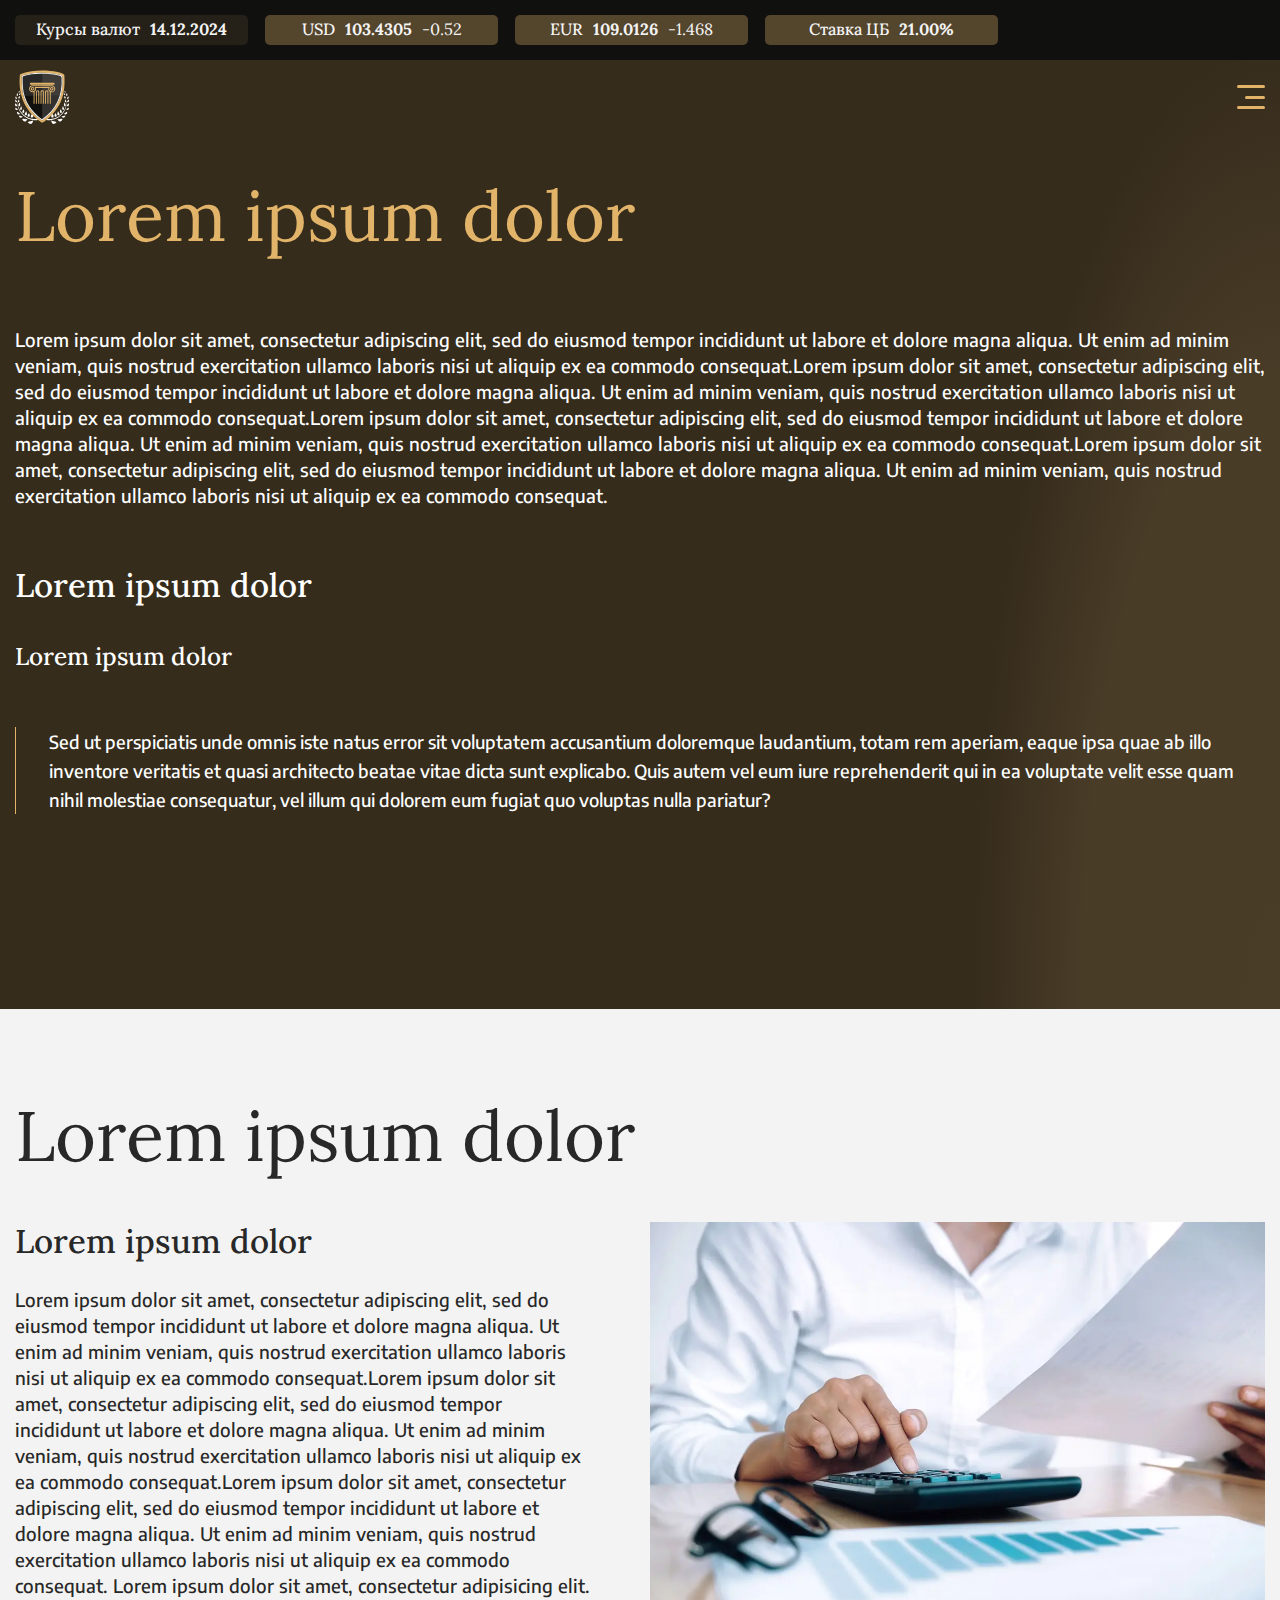
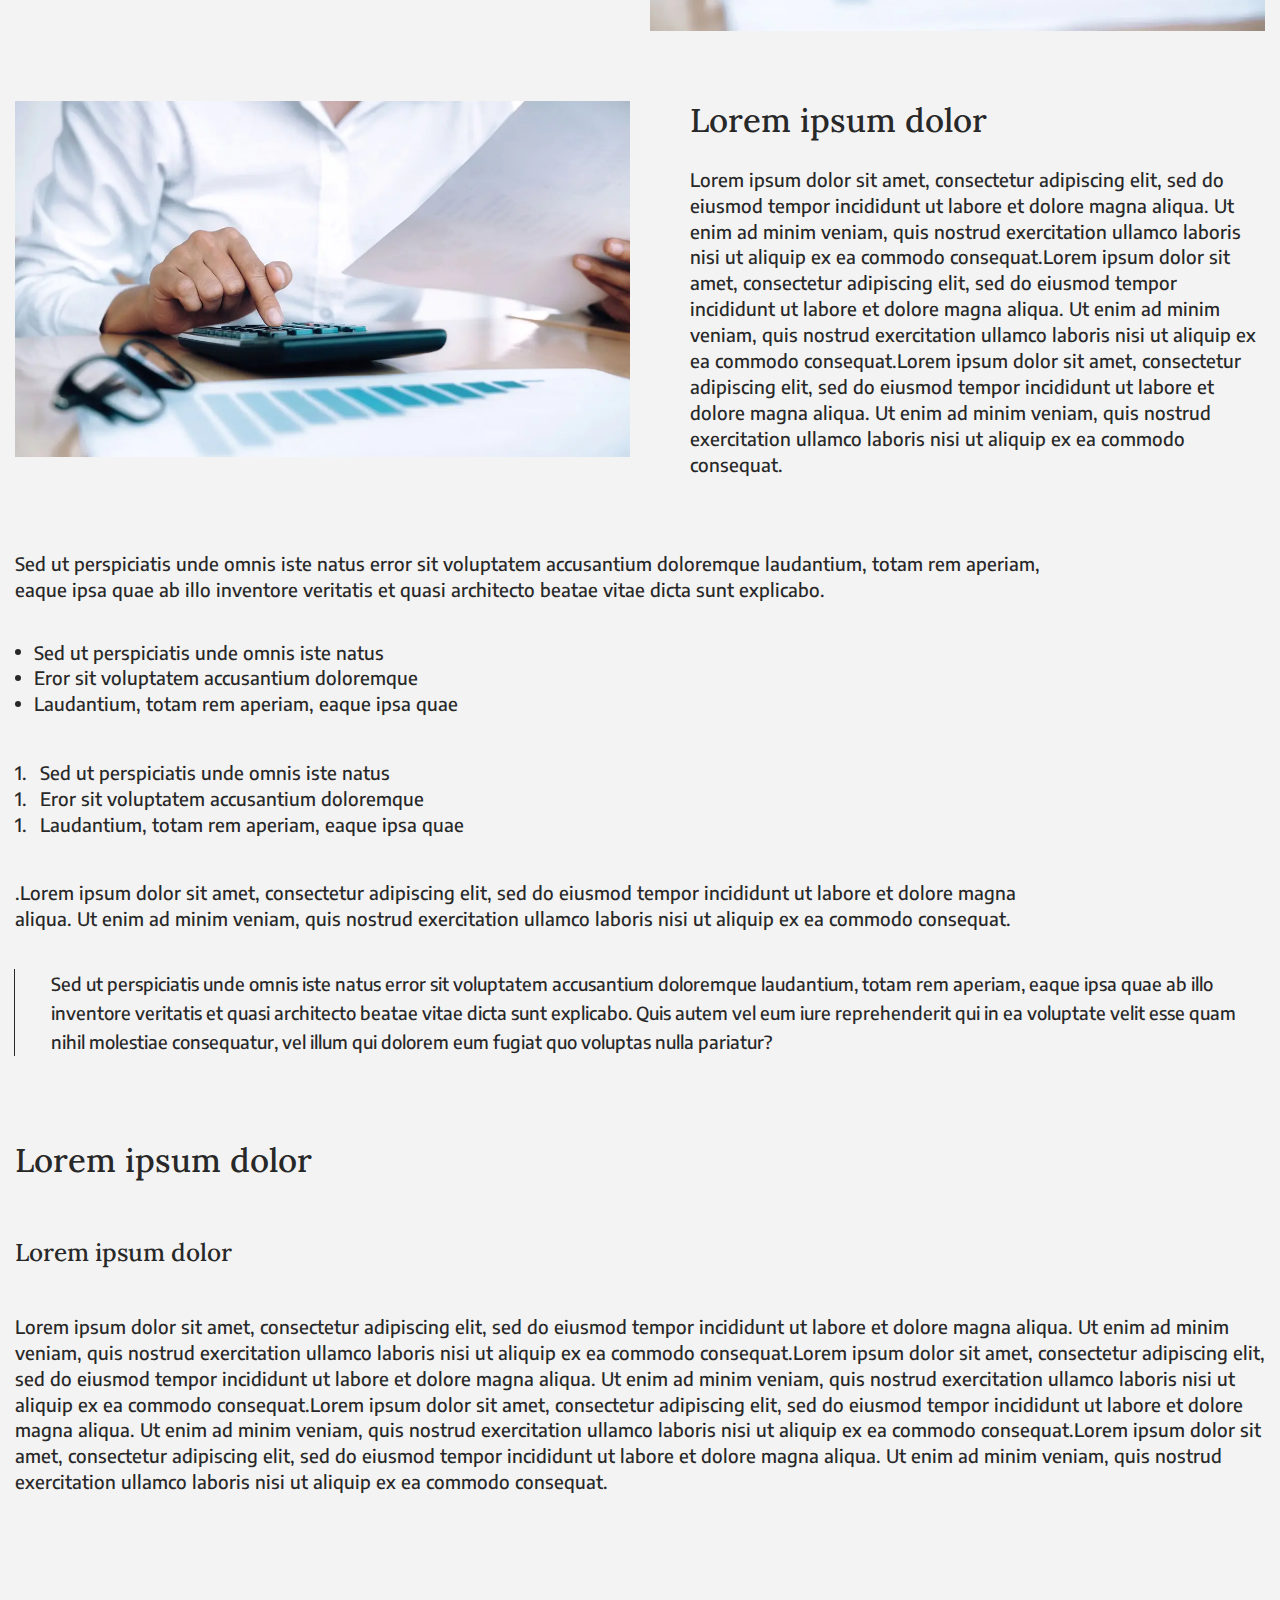
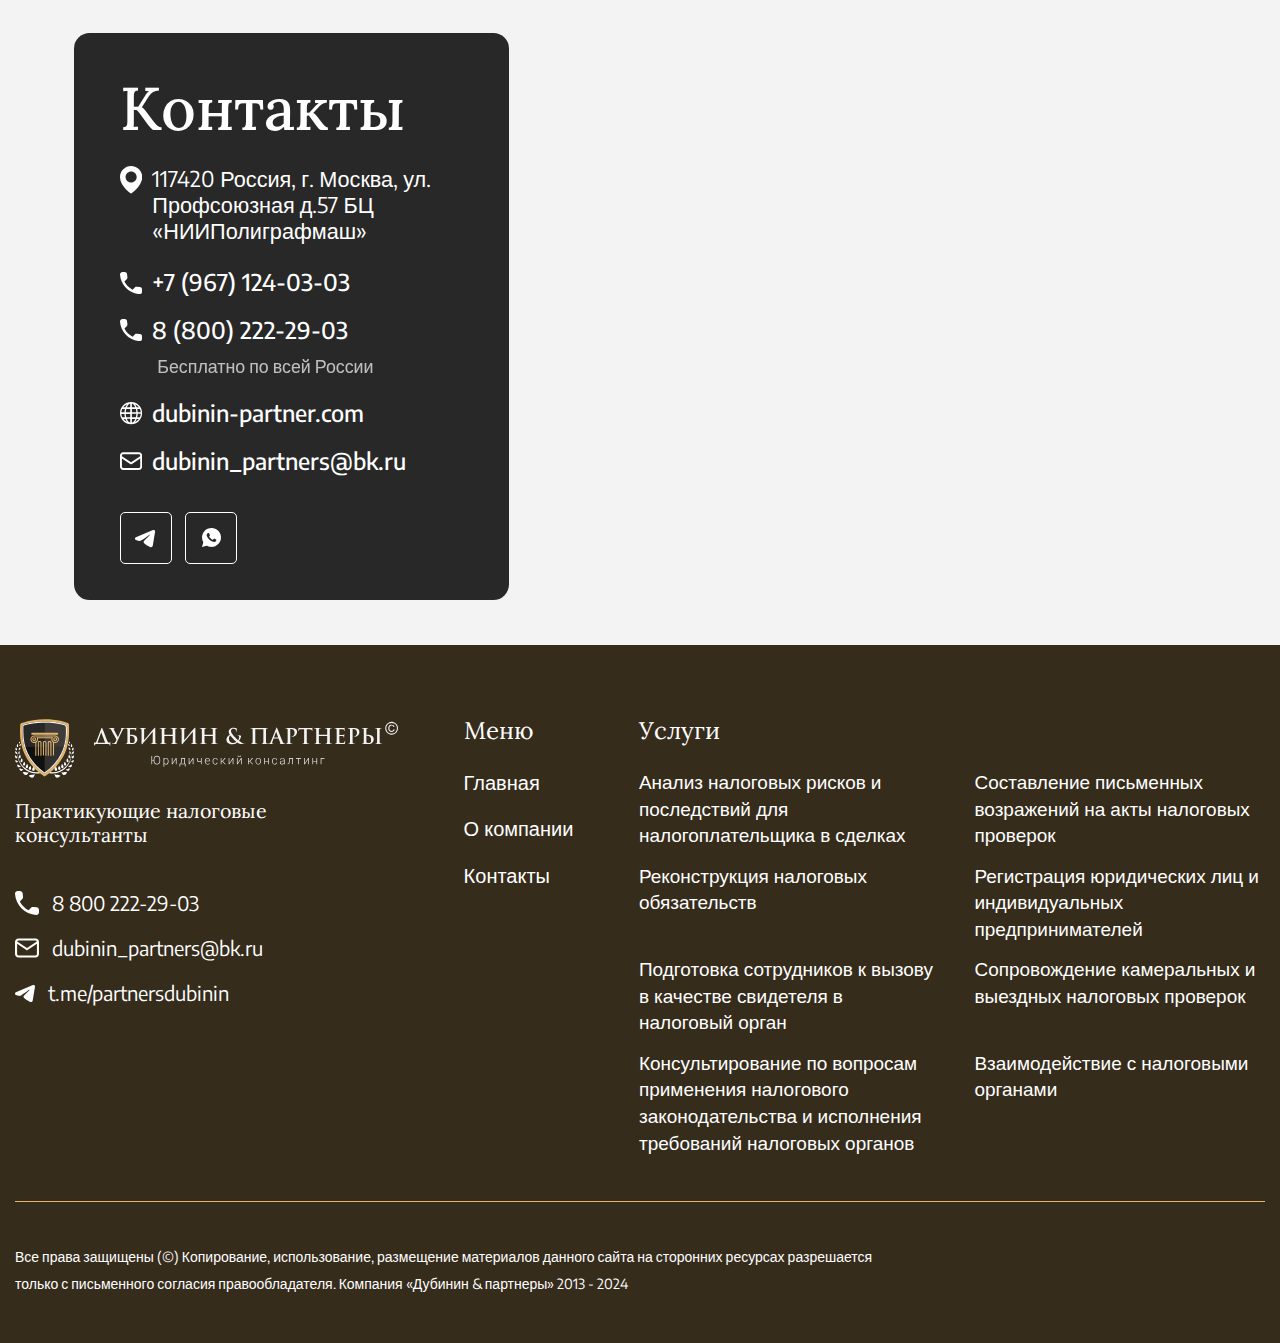
<file: blog.html>
<!DOCTYPE html>
<html lang="zxx">

<head>
	<title>Блог</title>
	<meta charset="UTF-8">
	<meta name="format-detection" content="telephone=no">
	<meta name="description" content="LAWYER">
	<!-- <style>body{opacity: 0;}</style> -->
	<link rel="stylesheet" href="css/style.min.css?_v=20250109012559">
	<link rel="shortcut icon" href="favicon.ico">
	<!-- <meta name="robots" content="noindex, nofollow"> -->
	<meta name="viewport" content="width=device-width, initial-scale=1.0">
</head>

<body>
	<div class="wrapper">
		<header class="header header--setup">
			<div class="header__levelup-info-block info-block">
				<ul class="info-block__list-indicators">
					<li>Курсы валют <strong>14.12.2024</strong></li>
					<li>USD <strong>103.4305</strong> <span>-0.52</span></li>
					<li>EUR <strong>109.0126</strong> <span>-1.468</span></li>
					<li>Ставка ЦБ <strong>21.00%</strong></li>
				</ul>
			</div>

			<div class="header__background-main">
				<!-- TODO MAIN-MENU -->
				<div class="header__main-bg-menu">
					<div class="header__container">
						<a href="index.html" class="header__logo-max-variant" data-da=".menu__body,1360,0">
							<img src="img/logo.svg" alt="Logo Company" class="header__logo-big-pic" width="414" height="63" loading="lazy">
						</a>
						<a href="index.html" class="header__logo-var-burger" data-da=".menu__body,767,0">
							<img src="img/logo.svg" alt="Logo Company" class="header__logo-big-pic" width="290" height="41" loading="lazy">
						</a>
						<a href="index.html" class="header__logo-min-variant">
							<img src="img/logo-burger.svg" alt="Logo Company" class="header__logo-small-pic" width="55" height="54" loading="lazy">
						</a>
						<div class="menu">
							<div class="menu__block">
								<nav class="menu__body">
									<ul class="menu__list">
										<li class="menu__item"><a href="index.html" class="menu__link">Главная</a></li>
										<li class="menu__item menu__item--parent">
											<a href="services.html" class="menu__link menu__link--marker">Услуги
												<svg data-name="marker" xmlns="http://www.w3.org/2000/svg" viewBox="0 0 13 7.38" width="16" height="9">
													<g data-name="marker-sub-menu">
														<path class="cls-1" d="M12.76.24c-.32-.32-.83-.32-1.15,0l-5.17,5.17L1.39.37C1.07.05.56.05.24.37S-.08,1.2.24,1.52l5.62,5.62c.16.16.37.24.58.24s.42-.08.58-.24c.02-.02.03-.05.05-.08.02-.02.05-.03.08-.05L12.76,1.39c.32-.32.32-.83,0-1.15Z" />
													</g>
												</svg>
											</a>
											<div class="submenu">
												<ul class="submenu__links-list">
													<li>
														<a href="#">
															<svg xmlns="http://www.w3.org/2000/svg" width="30" height="30" viewBox="0 0 30 30" fill="none">
																<path d="M1.07031 1V28.8571H28.9275" stroke="#E2B46A" stroke-width="2" stroke-linecap="round" stroke-linejoin="round" />
																<path d="M7.49902 13.8569L12.8562 19.2141L21.4276 6.35693L28.9276 11.7141" stroke="#E2B46A" stroke-width="2" stroke-linecap="round" stroke-linejoin="round" />
															</svg>
															Анализ налоговых рисков и последствий для налогоплательщика в сделках</a>
													</li>
													<li>
														<a href="#">
															<svg xmlns="http://www.w3.org/2000/svg" width="25" height="27" viewBox="0 0 25 27" fill="none">
																<path d="M12.375 2.5C11.2147 2.5 10.1019 2.96094 9.28141 3.78141C8.46094 4.60188 8 5.71468 8 6.875C8 8.03532 8.46094 9.14812 9.28141 9.96859C10.1019 10.7891 11.2147 11.25 12.375 11.25C13.5353 11.25 14.6481 10.7891 15.4686 9.96859C16.2891 9.14812 16.75 8.03532 16.75 6.875C16.75 5.71468 16.2891 4.60188 15.4686 3.78141C14.6481 2.96094 13.5353 2.5 12.375 2.5ZM5.5 6.875C5.5 5.05164 6.22433 3.30295 7.51364 2.01364C8.80295 0.724328 10.5516 0 12.375 0C14.1984 0 15.947 0.724328 17.2364 2.01364C18.5257 3.30295 19.25 5.05164 19.25 6.875C19.25 8.69836 18.5257 10.447 17.2364 11.7364C15.947 13.0257 14.1984 13.75 12.375 13.75C10.5516 13.75 8.80295 13.0257 7.51364 11.7364C6.22433 10.447 5.5 8.69836 5.5 6.875ZM21.7288 13.7275L22.4825 14.725C23.6298 16.2445 24.2501 18.0967 24.2494 20.0006C24.2488 21.9046 23.6271 23.7563 22.4788 25.275L21.725 26.2725L19.7313 24.765L20.485 23.7675C21.3054 22.6827 21.7494 21.3599 21.7499 19.9998C21.7503 18.6397 21.3071 17.3166 20.4875 16.2312L19.7337 15.2338L21.7288 13.7275ZM8 17.5C6.67392 17.5 5.40215 18.0268 4.46447 18.9645C3.52678 19.9021 3 21.1739 3 22.5H14.3125V25H0.5V22.5C0.5 20.5109 1.29018 18.6032 2.6967 17.1967C4.10322 15.7902 6.01088 15 8 15H14.25V17.5H8ZM18.2375 16.3625L18.9912 17.3612C19.565 18.1209 19.8753 19.047 19.875 19.999C19.8748 20.9509 19.5641 21.8769 18.99 22.6362L18.235 23.6337L16.2413 22.1263L16.9963 21.1287C17.2423 20.8032 17.3755 20.4062 17.3755 19.9981C17.3755 19.59 17.2423 19.1931 16.9963 18.8675L16.2438 17.87L18.2375 16.3625Z" fill="#E2B46A" />
															</svg>
															Консультирование по вопросам применения налогового законодательства и исполнения требований налоговых органов
														</a>
													</li>
													<li><a href="#">
															<svg xmlns="http://www.w3.org/2000/svg" width="28" height="27" viewBox="0 0 28 27" fill="none">
																<path d="M4 11V21.625M9 11V21.625M12.75 21.625H5.25C4.25544 21.625 3.30161 22.0201 2.59835 22.7233C1.89509 23.4266 1.5 24.3804 1.5 25.375C1.5 25.5408 1.56585 25.6997 1.68306 25.8169C1.80027 25.9342 1.95924 26 2.125 26H12.75M25.875 16.625L17.125 25.375M1.5 9.2125C1.5 7.71625 2.1025 6.8 3.35 6.105L8.4875 3.24625C11.1788 1.75 12.525 1 14 1C15.475 1 16.8212 1.75 19.5125 3.24625L24.65 6.105C25.8963 6.8 26.5 7.71625 26.5 9.2125C26.5 9.6175 26.5 9.82125 26.4563 9.9875C26.2238 10.8625 25.43 11.0013 24.6638 11.0013H3.33625C2.57 11.0013 1.7775 10.8637 1.54375 9.9875C1.5 9.82 1.5 9.6175 1.5 9.2125Z" stroke="#E2B46A" stroke-width="2" stroke-linecap="round" stroke-linejoin="round" />
																<path d="M18.0625 18.5C18.5803 18.5 19 18.0803 19 17.5625C19 17.0447 18.5803 16.625 18.0625 16.625C17.5447 16.625 17.125 17.0447 17.125 17.5625C17.125 18.0803 17.5447 18.5 18.0625 18.5Z" stroke="#E2B46A" stroke-width="2" stroke-linecap="round" stroke-linejoin="round" />
																<path d="M24.9375 25.375C25.4553 25.375 25.875 24.9553 25.875 24.4375C25.875 23.9197 25.4553 23.5 24.9375 23.5C24.4197 23.5 24 23.9197 24 24.4375C24 24.9553 24.4197 25.375 24.9375 25.375Z" stroke="#E2B46A" stroke-width="2" stroke-linecap="round" stroke-linejoin="round" />
															</svg>
															Сопровождение камеральных и выездных налоговых проверок</a></li>
													<li><a href="#">
															<svg xmlns="http://www.w3.org/2000/svg" width="26" height="24" viewBox="0 0 26 24" fill="none">
																<path d="M15.2288 15.6992L17.88 13.048L25.375 20.5429L22.7237 23.1942L15.2288 15.6992ZM19.875 9.2342C22.2875 9.2342 24.25 7.2717 24.25 4.8592C24.25 4.1342 24.05 3.4592 23.7375 2.8592L20.3625 6.2342L18.5 4.3717L21.875 0.9967C21.275 0.6842 20.6 0.4842 19.875 0.4842C17.4625 0.4842 15.5 2.4467 15.5 4.8592C15.5 5.3717 15.6 5.8592 15.7625 6.3092L13.45 8.6217L11.225 6.3967L12.1125 5.5092L10.35 3.7467L13 1.0967C12.2969 0.394448 11.3438 0 10.35 0C9.35625 0 8.40313 0.394448 7.7 1.0967L3.275 5.5217L5.0375 7.2842H1.5125L0.625 8.1717L5.05 12.5967L5.9375 11.7092V8.1717L7.7 9.9342L8.5875 9.0467L10.8125 11.2717L1.55 20.5342L4.2 23.1842L18.425 8.9717C18.875 9.1342 19.3625 9.2342 19.875 9.2342Z" fill="#E2B46A" />
															</svg>
															Реконструкция налоговых обязательств</a></li>
													<li><a href="#">
															<svg xmlns="http://www.w3.org/2000/svg" width="20" height="25" viewBox="0 0 20 25" fill="none">
																<path d="M3.75 0H16.25C17.2446 0 18.1984 0.395088 18.9017 1.09835C19.6049 1.80161 20 2.75544 20 3.75V21.25C20 22.2446 19.6049 23.1984 18.9017 23.9017C18.1984 24.6049 17.2446 25 16.25 25H3.75C2.75544 25 1.80161 24.6049 1.09835 23.9017C0.395088 23.1984 0 22.2446 0 21.25L0 3.75C0 2.75544 0.395088 1.80161 1.09835 1.09835C1.80161 0.395088 2.75544 0 3.75 0ZM3.75 2.5C3.41848 2.5 3.10054 2.6317 2.86612 2.86612C2.6317 3.10054 2.5 3.41848 2.5 3.75V21.25C2.5 21.5815 2.6317 21.8995 2.86612 22.1339C3.10054 22.3683 3.41848 22.5 3.75 22.5H16.25C16.5815 22.5 16.8995 22.3683 17.1339 22.1339C17.3683 21.8995 17.5 21.5815 17.5 21.25V3.75C17.5 3.41848 17.3683 3.10054 17.1339 2.86612C16.8995 2.6317 16.5815 2.5 16.25 2.5H3.75ZM6.25 3.75H13.75C14.0815 3.75 14.3995 3.8817 14.6339 4.11612C14.8683 4.35054 15 4.66848 15 5C15 5.33152 14.8683 5.64946 14.6339 5.88388C14.3995 6.1183 14.0815 6.25 13.75 6.25H6.25C5.91848 6.25 5.60054 6.1183 5.36612 5.88388C5.1317 5.64946 5 5.33152 5 5C5 4.66848 5.1317 4.35054 5.36612 4.11612C5.60054 3.8817 5.91848 3.75 6.25 3.75ZM6.25 18.75H8.75C9.08152 18.75 9.39946 18.8817 9.63388 19.1161C9.8683 19.3505 10 19.6685 10 20C10 20.3315 9.8683 20.6495 9.63388 20.8839C9.39946 21.1183 9.08152 21.25 8.75 21.25H6.25C5.91848 21.25 5.60054 21.1183 5.36612 20.8839C5.1317 20.6495 5 20.3315 5 20C5 19.6685 5.1317 19.3505 5.36612 19.1161C5.60054 18.8817 5.91848 18.75 6.25 18.75ZM6.25 13.75H13.75C14.0815 13.75 14.3995 13.8817 14.6339 14.1161C14.8683 14.3505 15 14.6685 15 15C15 15.3315 14.8683 15.6495 14.6339 15.8839C14.3995 16.1183 14.0815 16.25 13.75 16.25H6.25C5.91848 16.25 5.60054 16.1183 5.36612 15.8839C5.1317 15.6495 5 15.3315 5 15C5 14.6685 5.1317 14.3505 5.36612 14.1161C5.60054 13.8817 5.91848 13.75 6.25 13.75ZM6.25 8.75H13.75C14.0815 8.75 14.3995 8.8817 14.6339 9.11612C14.8683 9.35054 15 9.66848 15 10C15 10.3315 14.8683 10.6495 14.6339 10.8839C14.3995 11.1183 14.0815 11.25 13.75 11.25H6.25C5.91848 11.25 5.60054 11.1183 5.36612 10.8839C5.1317 10.6495 5 10.3315 5 10C5 9.66848 5.1317 9.35054 5.36612 9.11612C5.60054 8.8817 5.91848 8.75 6.25 8.75Z" fill="#E2B46A" />
															</svg>
															Составление письменных возражений на акты налоговых проверок</a></li>
													<li><a href="#">
															<svg xmlns="http://www.w3.org/2000/svg" width="30" height="28" viewBox="0 0 30 28" fill="none">
																<path d="M2.1875 0H17.8125C19.02 0 20 0.98 20 2.1875V14.0625C20 14.6427 19.7695 15.1991 19.3593 15.6093C18.9491 16.0195 18.3927 16.25 17.8125 16.25H10.0763L6.85875 19.4662C6.60381 19.7202 6.2794 19.893 5.9264 19.9629C5.5734 20.0328 5.20761 19.9966 4.87514 19.8589C4.54268 19.7212 4.25841 19.4882 4.05818 19.1892C3.85795 18.8902 3.75072 18.5386 3.75 18.1788V16.25H2.1875C1.60734 16.25 1.05094 16.0195 0.640704 15.6093C0.230468 15.1991 0 14.6427 0 14.0625L0 2.1875C0 0.98 0.98 0 2.1875 0ZM1.875 2.1875V14.0625C1.875 14.235 2.015 14.375 2.1875 14.375H4.6875C4.93614 14.375 5.1746 14.4738 5.35041 14.6496C5.52623 14.8254 5.625 15.0639 5.625 15.3125V18.05L9.025 14.65C9.20065 14.4741 9.43894 14.3752 9.6875 14.375H17.8125C17.8954 14.375 17.9749 14.3421 18.0335 14.2835C18.0921 14.2249 18.125 14.1454 18.125 14.0625V2.1875C18.125 2.10462 18.0921 2.02513 18.0335 1.96653C17.9749 1.90792 17.8954 1.875 17.8125 1.875H2.1875C2.10462 1.875 2.02513 1.90792 1.96653 1.96653C1.90792 2.02513 1.875 2.10462 1.875 2.1875Z" fill="#E2B46A" />
																<path d="M28.125 9.6875C28.125 9.60462 28.0921 9.52513 28.0335 9.46653C27.9749 9.40792 27.8954 9.375 27.8125 9.375H23.4375C23.1889 9.375 22.9504 9.27623 22.7746 9.10041C22.5988 8.9246 22.5 8.68614 22.5 8.4375C22.5 8.18886 22.5988 7.9504 22.7746 7.77459C22.9504 7.59877 23.1889 7.5 23.4375 7.5H27.8125C29.02 7.5 30 8.48 30 9.6875V21.5625C30 22.1427 29.7695 22.6991 29.3593 23.1093C28.9491 23.5195 28.3927 23.75 27.8125 23.75H26.25V25.6787C26.2499 26.0389 26.143 26.3909 25.9429 26.6903C25.7427 26.9896 25.4583 27.223 25.1256 27.3608C24.7929 27.4986 24.4268 27.5346 24.0736 27.4644C23.7204 27.3942 23.396 27.2208 23.1413 26.9662L19.9237 23.75H13.4375C12.8573 23.75 12.3009 23.5195 11.8907 23.1093C11.4805 22.6991 11.25 22.1427 11.25 21.5625V19.7312C11.25 19.4826 11.3488 19.2442 11.5246 19.0683C11.7004 18.8925 11.9389 18.7937 12.1875 18.7937C12.4361 18.7937 12.6746 18.8925 12.8504 19.0683C13.0262 19.2442 13.125 19.4826 13.125 19.7312V21.5625C13.125 21.735 13.265 21.875 13.4375 21.875H20.3125C20.5611 21.8752 20.7994 21.9741 20.975 22.15L24.375 25.55V22.8125C24.375 22.5639 24.4738 22.3254 24.6496 22.1496C24.8254 21.9738 25.0639 21.875 25.3125 21.875H27.8125C27.8954 21.875 27.9749 21.8421 28.0335 21.7835C28.0921 21.7249 28.125 21.6454 28.125 21.5625V9.6875Z" fill="#E2B46A" />
															</svg>
															Взаимодействие с налоговыми органами</a></li>
													<li><a href="#">
															<svg xmlns="http://www.w3.org/2000/svg" width="30" height="30" viewBox="0 0 30 30" fill="none">
																<path fill-rule="evenodd" clip-rule="evenodd" d="M6.0387 12.4467C6.0387 12.4467 6.71577 12.3554 7.6982 12.0932C10.2887 11.402 15 9.52595 15 5.01377C15.0002 4.35534 14.8707 3.70333 14.6188 3.09498C14.367 2.48664 13.9977 1.93388 13.5321 1.46831C13.0665 1.00273 12.5138 0.633457 11.9054 0.381589C11.2971 0.129722 10.6451 0.00019685 9.98665 0.000414908H5.07785C4.41411 -0.00812457 3.75529 0.115231 3.1396 0.363323C2.52392 0.611416 1.96363 0.979306 1.49125 1.44565C1.01887 1.91199 0.643806 2.4675 0.387813 3.07994C0.131821 3.69238 0 4.34956 0 5.01335C0 5.67714 0.131821 6.33432 0.387813 6.94676C0.643806 7.55921 1.01887 8.11471 1.49125 8.58106C1.96363 9.0474 2.52392 9.41529 3.1396 9.66338C3.75529 9.91147 4.41411 10.0348 5.07785 10.0263H6.0387V12.4467ZM7.6982 8.36679H5.07785C4.63303 8.37378 4.19126 8.29222 3.77827 8.12683C3.36529 7.96144 2.98933 7.71555 2.67229 7.40346C2.35525 7.09137 2.10347 6.71933 1.93161 6.30899C1.75975 5.89865 1.67124 5.45822 1.67124 5.01335C1.67124 4.56848 1.75975 4.12805 1.93161 3.71771C2.10347 3.30738 2.35525 2.93533 2.67229 2.62324C2.98933 2.31115 3.36529 2.06526 3.77827 1.89987C4.19126 1.73449 4.63303 1.65292 5.07785 1.65992H9.98665C10.4271 1.6597 10.8634 1.7463 11.2704 1.91477C11.6774 2.08324 12.0472 2.33027 12.3587 2.64175C12.6701 2.95323 12.9172 3.32304 13.0856 3.73005C13.2541 4.13705 13.3407 4.57327 13.3405 5.01377C13.3405 7.15701 11.8403 8.58418 9.7983 9.56909C9.12068 9.89143 8.41841 10.1592 7.6982 10.3698V8.36679ZM7.11737 21.5739C8.95112 21.5739 10.4364 20.0887 10.4364 18.2549C10.4364 16.4212 8.95112 14.9359 7.11737 14.9359C5.28362 14.9359 3.79837 16.4212 3.79837 18.2549C3.79837 20.0887 5.28362 21.5739 7.11737 21.5739ZM8.77687 18.2549C8.77687 18.695 8.60203 19.1171 8.29082 19.4284C7.9796 19.7396 7.5575 19.9144 7.11737 19.9144C6.67725 19.9144 6.25515 19.7396 5.94393 19.4284C5.63271 19.1171 5.45787 18.695 5.45787 18.2549C5.45787 17.8148 5.63271 17.3927 5.94393 17.0815C6.25515 16.7703 6.67725 16.5954 7.11737 16.5954C7.5575 16.5954 7.9796 16.7703 8.29082 17.0815C8.60203 17.3927 8.77687 17.8148 8.77687 18.2549ZM0.0644955 26.774C0.0644955 24.4191 4.76337 23.2334 7.11737 23.2334C9.47137 23.2334 14.1702 24.42 14.1702 26.774V29.8714H0.0644955V26.774ZM1.724 28.2119V26.774C1.724 26.7657 1.724 26.7491 1.74557 26.7076C1.77212 26.6561 1.83269 26.5657 1.96379 26.4446C2.23678 26.1915 2.69397 25.9152 3.32707 25.6604C4.59659 25.1501 6.14822 24.8929 7.11737 24.8929C8.08652 24.8929 9.63898 25.1501 10.9077 25.6604C11.5399 25.9152 11.998 26.1915 12.271 26.4446C12.4021 26.5657 12.4626 26.6561 12.4892 26.7068C12.5108 26.7482 12.5107 26.7665 12.5107 26.7731V28.2119H1.724ZM26.2016 18.2549C26.2016 20.0887 24.7164 21.5739 22.8826 21.5739C21.0489 21.5739 19.5636 20.0887 19.5636 18.2549C19.5636 16.4212 21.0489 14.9359 22.8826 14.9359C24.7164 14.9359 26.2016 16.4212 26.2016 18.2549ZM22.8826 19.9144C23.3228 19.9144 23.7449 19.7396 24.0561 19.4284C24.3673 19.1171 24.5421 18.695 24.5421 18.2549C24.5421 17.8148 24.3673 17.3927 24.0561 17.0815C23.7449 16.7703 23.3228 16.5954 22.8826 16.5954C22.4425 16.5954 22.0204 16.7703 21.7092 17.0815C21.398 17.3927 21.2231 17.8148 21.2231 18.2549C21.2231 18.695 21.398 19.1171 21.7092 19.4284C22.0204 19.7396 22.4425 19.9144 22.8826 19.9144ZM15.8298 26.774C15.8298 24.4191 20.5286 23.2334 22.8826 23.2334C25.2366 23.2334 29.9355 24.42 29.9355 26.774V29.8714H15.8298V26.774ZM17.4893 28.2119V26.774C17.4893 26.7657 17.4893 26.7491 17.5108 26.7076C17.5374 26.6561 17.5979 26.5657 17.7282 26.4446C18.002 26.1915 18.4601 25.9152 19.0923 25.6604C20.3618 25.1501 21.9135 24.8929 22.8826 24.8929C23.8518 24.8929 25.4042 25.1501 26.6729 25.6604C27.3052 25.9152 27.7632 26.1915 28.037 26.4446C28.1673 26.5657 28.2279 26.6561 28.2544 26.7068C28.276 26.7482 28.276 26.7665 28.276 26.7731V28.2119H17.4893ZM22.9656 12.8665C23.9364 13.1719 24.6251 13.2764 24.6251 13.2764V10.856H24.9222C25.5859 10.8646 26.2447 10.7412 26.8604 10.4931C27.4761 10.245 28.0364 9.87715 28.5087 9.41081C28.9811 8.94446 29.3562 8.38896 29.6122 7.77651C29.8682 7.16407 30 6.50689 30 5.8431C30 5.17931 29.8682 4.52213 29.6122 3.90969C29.3562 3.29725 28.9811 2.74174 28.5087 2.2754C28.0364 1.80906 27.4761 1.44117 26.8604 1.19307C26.2447 0.944981 25.5859 0.821626 24.9222 0.830165H21.6729C21.0144 0.829947 20.3624 0.959472 19.7541 1.21134C19.1457 1.46321 18.593 1.83248 18.1274 2.29806C17.6618 2.76363 17.2925 3.31639 17.0407 3.92473C16.7888 4.53308 16.6593 5.18509 16.6595 5.84352C16.6595 10.2379 20.6315 12.133 22.9656 12.8665ZM24.9222 9.19654H22.9656V11.1157C22.4388 10.9275 21.9268 10.7001 21.4339 10.4354C19.7047 9.49691 18.319 8.08882 18.319 5.84269C18.3189 5.40226 18.4056 4.96613 18.5741 4.55922C18.7426 4.15231 18.9897 3.7826 19.3011 3.47121C19.6126 3.15982 19.9824 2.91286 20.3893 2.74444C20.7963 2.57602 21.2324 2.48945 21.6729 2.48967H24.9222C25.367 2.48267 25.8087 2.56424 26.2217 2.72962C26.6347 2.89501 27.0107 3.1409 27.3277 3.45299C27.6448 3.76508 27.8965 4.13713 28.0684 4.54746C28.2403 4.9578 28.3288 5.39823 28.3288 5.8431C28.3288 6.28797 28.2403 6.7284 28.0684 7.13874C27.8965 7.54908 27.6448 7.92112 27.3277 8.23321C27.0107 8.5453 26.6347 8.79119 26.2217 8.95658C25.8087 9.12197 25.367 9.20353 24.9222 9.19654Z" fill="#E2B46A" />
															</svg>
															Подготовка сотрудников к вызову в качестве свидетеля в налоговый орган</a></li>
													<li><a href="#">
															<svg xmlns="http://www.w3.org/2000/svg" width="22" height="20" viewBox="0 0 22 20" fill="none">
																<path d="M10 5C11.3807 5 12.5 3.88071 12.5 2.5C12.5 1.11929 11.3807 0 10 0C8.61929 0 7.5 1.11929 7.5 2.5C7.5 3.88071 8.61929 5 10 5Z" fill="#E2B46A" />
																<path d="M2.5 20C3.88071 20 5 18.8807 5 17.5C5 16.1193 3.88071 15 2.5 15C1.11929 15 0 16.1193 0 17.5C0 18.8807 1.11929 20 2.5 20Z" fill="#E2B46A" />
																<path d="M2.5 12.5C3.88071 12.5 5 11.3807 5 10C5 8.61929 3.88071 7.5 2.5 7.5C1.11929 7.5 0 8.61929 0 10C0 11.3807 1.11929 12.5 2.5 12.5Z" fill="#E2B46A" />
																<path d="M2.5 5C3.88071 5 5 3.88071 5 2.5C5 1.11929 3.88071 0 2.5 0C1.11929 0 0 1.11929 0 2.5C0 3.88071 1.11929 5 2.5 5Z" fill="#E2B46A" />
																<path d="M17.5 5C18.8807 5 20 3.88071 20 2.5C20 1.11929 18.8807 0 17.5 0C16.1193 0 15 1.11929 15 2.5C15 3.88071 16.1193 5 17.5 5Z" fill="#E2B46A" />
																<path d="M8.75 17.5875V19.375C8.75 19.725 9.025 20 9.375 20H11.125C11.2875 20 11.45 19.9375 11.5625 19.8125L18.85 12.525L16.2 9.875L8.9375 17.1375C8.8125 17.2625 8.75 17.425 8.75 17.5875ZM10.0375 12.5L12.5 10.0375V10C12.5 8.625 11.375 7.5 10 7.5C8.625 7.5 7.5 8.625 7.5 10C7.5 11.375 8.625 12.5 10 12.5H10.0375ZM21.0625 9.45L19.3 7.6875C19.05 7.4375 18.6625 7.4375 18.4125 7.6875L17.0875 9.0125L19.7375 11.6625L21.0625 10.3375C21.3125 10.0875 21.3125 9.7 21.0625 9.45Z" fill="#E2B46A" />
															</svg>
															Регистрация юридических лиц и индивидуальных предпринимателей</a></li>
												</ul>
											</div>
										</li>
										<li class="menu__item"><a href="blog.html" class="menu__link">O компании</a></li>
										<li class="menu__item"><a href="#" class="menu__link">Контакты</a></li>
									</ul>
								</nav>
							</div>
						</div>
						<div class="header__element">
							<a href="#" target="_blank" class="header__feedback" data-da=".menu__body,1360">Связаться с нами</a>
						</div>
						<button type="button" class="header__icon icon-menu" aria-label="Burger Menu"><span></span></button>
						<div class="header__contact-tel" data-da=".menu__body,1360,7">
							<a href="tel:74951750421" target="_blank" class="header__link-tel">
								<svg xmlns="http://www.w3.org/2000/svg" viewBox="0 0 30 30">
									<g>
										<path d="M27.06,20.46l-4.24-.48c-.5-.06-1,0-1.48.16s-.91.44-1.26.79l-3.07,3.07c-4.74-2.41-8.59-6.26-11.01-11.01l3.09-3.09c.72-.72,1.07-1.72.95-2.74l-.48-4.21c-.09-.81-.49-1.57-1.1-2.11C7.85.3,7.06,0,6.24,0h-2.89C1.46,0-.11,1.57,0,3.46c.89,14.26,12.29,25.65,26.54,26.54,1.89.12,3.46-1.45,3.46-3.34v-2.89c.02-1.69-1.25-3.11-2.94-3.31Z" />
									</g>
								</svg> +7 495 175-04-21
							</a>
							<a href="tel:79689088021" target="_blank" class="header__link-tel">
								<svg data-name="telephon" xmlns="http://www.w3.org/2000/svg" viewBox="0 0 30 30">
									<defs>
										<style>
										</style>
									</defs>
									<g data-name="telephon-item">
										<path id="contact_phone_two" d="M27.06,20.46l-4.24-.48c-.5-.06-1,0-1.48.16s-.91.44-1.26.79l-3.07,3.07c-4.74-2.41-8.59-6.26-11.01-11.01l3.09-3.09c.72-.72,1.07-1.72.95-2.74l-.48-4.21c-.09-.81-.49-1.57-1.1-2.11C7.85.3,7.06,0,6.24,0h-2.89C1.46,0-.11,1.57,0,3.46c.89,14.26,12.29,25.65,26.54,26.54,1.89.12,3.46-1.45,3.46-3.34v-2.89c.02-1.69-1.25-3.11-2.94-3.31Z" />
									</g>
								</svg> +7 968 908-80-21
							</a>
						</div>
					</div>
				</div>

				<!-- TODO HERO -->
				<div class="hero-blog hero-blog--setup">
					<div class="hero-blog__container">
						<h1>Lorem ipsum dolor</h1>
						<p>Lorem ipsum dolor sit amet, consectetur adipiscing elit, sed do eiusmod tempor incididunt ut labore et dolore magna aliqua. Ut enim ad minim veniam, quis nostrud exercitation ullamco laboris nisi ut aliquip ex ea commodo consequat.Lorem ipsum dolor sit amet, consectetur adipiscing elit, sed do eiusmod tempor incididunt ut labore et dolore magna aliqua. Ut enim ad minim veniam, quis nostrud exercitation ullamco laboris nisi ut aliquip ex ea commodo consequat.Lorem ipsum dolor sit amet, consectetur adipiscing elit, sed do eiusmod tempor incididunt ut labore et dolore magna aliqua. Ut enim ad minim veniam, quis nostrud exercitation ullamco laboris nisi ut aliquip ex ea commodo consequat.Lorem ipsum dolor sit amet, consectetur adipiscing elit, sed do eiusmod tempor incididunt ut labore et dolore magna aliqua. Ut enim ad minim veniam, quis nostrud exercitation ullamco laboris nisi ut aliquip ex ea commodo consequat.</p>
						<h2>Lorem ipsum dolor</h2>
						<h3>Lorem ipsum dolor</h3>
						<blockquote>
							Sed ut perspiciatis unde omnis iste natus error sit voluptatem accusantium doloremque laudantium, totam rem aperiam, eaque ipsa quae ab illo inventore veritatis et quasi architecto beatae vitae dicta sunt explicabo. Quis autem vel eum iure reprehenderit qui in ea voluptate velit esse quam nihil molestiae consequatur, vel illum qui dolorem eum fugiat quo voluptas nulla pariatur?
						</blockquote>
					</div>
				</div>
			</div>
		</header>

		<main class="page page--setup">

			<!-- TODO ARTICLE -->
			<section class="articles articles--setup">
				<div class="articles__container">
					<h2>Lorem ipsum dolor</h2>

					<div class="articles__main-box main-box">

						<!-- *Post #1 -->
						<article class="main-box__inner-post inner-post">
							<div class="inner-post__column-path">
								<h3>Lorem ipsum dolor</h3>
								<p>
									Lorem ipsum dolor sit amet, consectetur adipiscing elit, sed do eiusmod tempor incididunt ut labore et dolore magna aliqua. Ut enim ad minim veniam, quis nostrud exercitation ullamco laboris nisi ut aliquip ex ea commodo consequat.Lorem ipsum dolor sit amet, consectetur adipiscing elit, sed do eiusmod tempor incididunt ut labore et dolore magna aliqua. Ut enim ad minim veniam, quis nostrud exercitation ullamco laboris nisi ut aliquip ex ea commodo consequat.Lorem ipsum dolor sit amet, consectetur adipiscing elit, sed do eiusmod tempor incididunt ut labore et dolore magna aliqua. Ut enim ad minim veniam, quis nostrud exercitation ullamco laboris nisi ut aliquip ex ea commodo consequat.
									Lorem ipsum dolor sit amet, consectetur adipisicing elit.
								</p>
							</div>

							<img src="img/page_blog/accountant.webp" alt="Accountant" class="inner-post__align-right" width="1176" height="784" loading="lazy">
						</article>

						<!-- *Post #2 -->
						<article class="main-box__inner-post inner-post">
							<div class="inner-post__column-path">
								<h3>Lorem ipsum dolor</h3>
								<p>
									Lorem ipsum dolor sit amet, consectetur adipiscing elit, sed do eiusmod tempor incididunt ut labore et dolore magna aliqua. Ut enim ad minim veniam, quis nostrud exercitation ullamco laboris nisi ut aliquip ex ea commodo consequat.Lorem ipsum dolor sit amet, consectetur adipiscing elit, sed do eiusmod tempor incididunt ut labore et dolore magna aliqua. Ut enim ad minim veniam, quis nostrud exercitation ullamco laboris nisi ut aliquip ex ea commodo consequat.Lorem ipsum dolor sit amet, consectetur adipiscing elit, sed do eiusmod tempor incididunt ut labore et dolore magna aliqua. Ut enim ad minim veniam, quis nostrud exercitation ullamco laboris nisi ut aliquip ex ea commodo consequat.
								</p>
							</div>

							<img src="img/page_blog/accountant.webp" alt="Accountant" class="inner-post__align-left" width="1176" height="784" loading="lazy">

						</article>
					</div>
				</div>
			</section>

			<!-- TODO OPTIONS -->
			<div class="options options--setup">
				<div class="options__container">
					<p>
						Sed ut perspiciatis unde omnis iste natus error sit voluptatem accusantium doloremque laudantium,
						totam rem aperiam, eaque ipsa quae ab illo inventore veritatis et quasi architecto beatae vitae dicta sunt explicabo.
					</p>

					<ul>
						<li>Sed ut perspiciatis unde omnis iste natus </li>
						<li>Eror sit voluptatem accusantium doloremque </li>
						<li>Laudantium, totam rem aperiam, eaque ipsa quae</li>
					</ul>

					<ol>
						<li>Sed ut perspiciatis unde omnis iste natus </li>
						<li>Eror sit voluptatem accusantium doloremque </li>
						<li>Laudantium, totam rem aperiam, eaque ipsa quae</li>
					</ol>

					<p>.Lorem ipsum dolor sit amet, consectetur adipiscing elit, sed do eiusmod tempor incididunt ut labore et dolore magna aliqua. Ut enim ad minim veniam, quis nostrud exercitation ullamco laboris nisi ut aliquip ex ea commodo consequat. </p>

					<blockquote>
						Sed ut perspiciatis unde omnis iste natus error sit voluptatem accusantium doloremque laudantium, totam rem aperiam, eaque ipsa quae ab illo inventore veritatis et quasi architecto beatae vitae dicta sunt explicabo. Quis autem vel eum iure reprehenderit qui in ea voluptate velit esse quam nihil molestiae consequatur, vel illum qui dolorem eum fugiat quo voluptas nulla pariatur?
					</blockquote>
				</div>
			</div>

			<!-- TODO TEXT-UNIT-->
			<section class="text-unit text-unit--setup">
				<div class="text-unit__container">
					<h2>Lorem ipsum dolor</h2>
					<h3>Lorem ipsum dolor</h3>
					<p>Lorem ipsum dolor sit amet, consectetur adipiscing elit, sed do eiusmod tempor incididunt ut labore et dolore magna aliqua. Ut enim ad minim veniam, quis nostrud exercitation ullamco laboris nisi ut aliquip ex ea commodo consequat.Lorem ipsum dolor sit amet, consectetur adipiscing elit, sed do eiusmod tempor incididunt ut labore et dolore magna aliqua. Ut enim ad minim veniam, quis nostrud exercitation ullamco laboris nisi ut aliquip ex ea commodo consequat.Lorem ipsum dolor sit amet, consectetur adipiscing elit, sed do eiusmod tempor incididunt ut labore et dolore magna aliqua. Ut enim ad minim veniam, quis nostrud exercitation ullamco laboris nisi ut aliquip ex ea commodo consequat.Lorem ipsum dolor sit amet, consectetur adipiscing elit, sed do eiusmod tempor incididunt ut labore et dolore magna aliqua. Ut enim ad minim veniam, quis nostrud exercitation ullamco laboris nisi ut aliquip ex ea commodo consequat.</p>

				</div>
			</section>

			<!-- TODO MAP -->
			<div class="block-map">
				<!-- TODO MAP-LOCATION -->
				<div class="map-location">
					<div class="map-location__container location-comp">

						<div class="location-comp__inner-address">
							<div class="location-comp__main-contact">
								<h3 class="location-comp__title-contact">Контакты</h3>
								<div class="location-comp__links link-item">
									<!-- *Location #1 -->
									<div class="link-item__elem-not-location">
										<svg class="link-item__marker-address" data-name="layer-address" xmlns="http://www.w3.org/2000/svg" viewBox="0 0 25 31" aria-label="Telegram">
											<g>
												<path d="M12.5,0C5.61,0,0,5.56,0,12.39c-.05,9.99,12.02,18.27,12.5,18.61,0,0,12.55-8.62,12.5-18.6C25,5.56,19.39,0,12.5,0ZM12.5,18.6c-3.45,0-6.25-2.77-6.25-6.2s2.8-6.2,6.25-6.2,6.25,2.77,6.25,6.2-2.8,6.2-6.25,6.2Z" />
											</g>
										</svg>
										117420 Россия, г. Москва, ул. Профсоюзная д.57 БЦ «НИИПолиграфмаш»
									</div>
									<div class="link-item__elements-links">
										<!-- *Location #2 -->
										<a href="tel:79671240303" target="_blank" class="link-item__elem-location" aria-label="WhatsApp">
											<svg class="link-item__marker" data-name="layer" xmlns="http://www.w3.org/2000/svg" viewBox="0 0 22 22">
												<g>
													<path d="M19.84,15l-3.11-.36c-.37-.04-.74,0-1.08.12-.35.12-.66.32-.92.58l-2.25,2.25c-3.48-1.77-6.3-4.59-8.07-8.07l2.27-2.27c.53-.53.78-1.26.7-2.01l-.36-3.09c-.07-.6-.36-1.15-.81-1.55C5.75.22,5.17,0,4.57,0h-2.12C1.07,0-.08,1.15,0,2.54c.65,10.46,9.01,18.81,19.46,19.46,1.38.09,2.54-1.07,2.54-2.45v-2.12c.01-1.24-.92-2.28-2.16-2.42Z" />
												</g>
											</svg>
											+7 (967) 124-03-03
										</a>
										<!-- *Location #3 -->
										<div class="link-item__inner-tel">
											<a href="tel:88002222903" target="_blank" class="link-item__elem-location">
												<svg class="link-item__marker" xmlns="http://www.w3.org/2000/svg" viewBox="0 0 22 22">
													<g>
														<path d="M19.84,15l-3.11-.36c-.37-.04-.74,0-1.08.12-.35.12-.66.32-.92.58l-2.25,2.25c-3.48-1.77-6.3-4.59-8.07-8.07l2.27-2.27c.53-.53.78-1.26.7-2.01l-.36-3.09c-.07-.6-.36-1.15-.81-1.55C5.75.22,5.17,0,4.57,0h-2.12C1.07,0-.08,1.15,0,2.54c.65,10.46,9.01,18.81,19.46,19.46,1.38.09,2.54-1.07,2.54-2.45v-2.12c.01-1.24-.92-2.28-2.16-2.42Z" />
													</g>
												</svg>8 (800) 222-29-03
											</a>
											<span>Бесплатно по всей России</span>
										</div>
										<!-- *Location #4 -->
										<a href="https://www.dubinin-partner.com" target="_blank" class="link-item__elem-location">
											<svg class="link-item__marker" xmlns="http://www.w3.org/2000/svg" viewBox="0 0 21 21">
												<g>
													<path d="M10.5,0c-2.78,0-5.46,1.11-7.42,3.08C1.11,5.04,0,7.72,0,10.5s1.11,5.46,3.08,7.42c1.97,1.97,4.64,3.08,7.42,3.08s5.46-1.11,7.42-3.08c1.97-1.97,3.08-4.64,3.08-7.42s-1.11-5.46-3.08-7.42c-1.97-1.97-4.64-3.08-7.42-3.08ZM1.29,11.29h2.93c.05,1.06.19,2.12.44,3.15h-2.52c-.47-.99-.76-2.06-.85-3.15ZM11.29,4.99V1.39c1.12.43,2.05,1.26,2.59,2.33.24.41.45.83.63,1.26h-3.22ZM15.05,6.57c.27,1.03.43,2.09.48,3.15h-4.24v-3.15h3.76ZM9.71,1.39v3.61h-3.22c.18-.43.39-.86.63-1.26.54-1.08,1.46-1.91,2.59-2.35ZM9.71,6.57v3.15h-4.22c.05-1.06.21-2.12.48-3.15h3.74ZM4.22,9.71H1.29c.09-1.09.38-2.16.85-3.15h2.52c-.25,1.03-.4,2.09-.44,3.15ZM5.48,11.29h4.22v3.15h-3.74c-.27-1.03-.43-2.09-.48-3.15ZM9.72,15.96v3.61c-1.12-.43-2.05-1.26-2.59-2.33-.24-.4-.45-.83-.63-1.26h3.22ZM11.29,19.57v-3.55h3.22c-.18.43-.39.86-.63,1.26-.54,1.07-1.47,1.91-2.59,2.33v-.05ZM11.29,14.39v-3.15h4.22c-.05,1.06-.21,2.12-.48,3.15h-3.74ZM16.79,11.23h2.93c-.09,1.09-.38,2.16-.85,3.15h-2.53c.25-1.02.39-2.05.44-3.09v-.06ZM16.79,9.66c-.05-1.04-.2-2.08-.45-3.09h2.52c.47.99.76,2.06.85,3.15l-2.92-.06ZM17.95,4.99h-2.09c-.38-1.06-.93-2.05-1.62-2.94,1.45.65,2.71,1.66,3.66,2.94h.05ZM6.76,2.05c-.7.89-1.24,1.88-1.62,2.94h-2.04c.95-1.28,2.21-2.29,3.66-2.94ZM3.08,16.05h2.05c.38,1.06.93,2.05,1.62,2.94-1.46-.66-2.72-1.69-3.66-2.98v.04ZM14.23,18.99c.7-.89,1.24-1.88,1.62-2.94h2.05c-.96,1.26-2.22,2.25-3.66,2.89v.05Z" />
												</g>
											</svg>
											dubinin-partner.com
										</a>
										<!-- *Location #5 -->
										<a href="mailto:dubinin_partners@bk.ru" target="_blank" class="link-item__elem-location">
											<svg class="link-item__marker" xmlns="http://www.w3.org/2000/svg" viewBox="0 0 23 18.33">
												<g>
													<path d="M22.02.98c-.63-.63-1.47-.98-2.36-.98H3.33c-.88,0-1.73.35-2.36.98s-.98,1.47-.98,2.36v11.67c0,.88.35,1.73.98,2.36.63.63,1.47.98,2.36.98h16.33c.88,0,1.73-.35,2.36-.98.63-.63.98-1.47.98-2.36V3.33c0-.88-.35-1.73-.98-2.36ZM2.39,2.39c.25-.25.59-.39.94-.39h16.33c.35,0,.69.14.94.39.25.25.39.59.39.94v.72l-9.5,6.33L2,4.05v-.72c0-.35.14-.69.39-.94ZM20.61,15.94c-.25.25-.59.39-.94.39H3.33c-.35,0-.69-.14-.94-.39-.25-.25-.39-.59-.39-.94V6.46l8.95,5.96c.34.22.77.22,1.11,0l8.95-5.96v8.54c0,.35-.14.69-.39.94Z" />
												</g>
											</svg>
											dubinin_partners@bk.ru
										</a>
									</div>
								</div>
							</div>
							<div class="location-comp__social-group-icons icon-social">
								<a href="#" target="_blank" class="icon-social__link-jump" aria-label="Telegram">
									<svg class="icon-social__pic" xmlns="http://www.w3.org/2000/svg" width="52" height="52" viewBox="0 0 52 52" fill="none">
										<rect x="0.5" y="0.5" width="51" height="51" rx="4.5" stroke="white" />
										<path fill-rule="evenodd" clip-rule="evenodd" d="M33.0169 18.1175C33.264 18.0135 33.5345 17.9776 33.8002 18.0136C34.0659 18.0496 34.317 18.1561 34.5276 18.3222C34.7381 18.4882 34.9003 18.7076 34.9973 18.9575C35.0942 19.2075 35.1224 19.4789 35.0789 19.7435L32.8109 33.5005C32.5909 34.8275 31.1349 35.5885 29.9179 34.9275C28.8999 34.3745 27.3879 33.5225 26.0279 32.6335C25.3479 32.1885 23.2649 30.7635 23.5209 29.7495C23.7409 28.8825 27.2409 25.6245 29.2409 23.6875C30.0259 22.9265 29.6679 22.4875 28.7409 23.1875C26.4389 24.9255 22.7429 27.5685 21.5209 28.3125C20.4429 28.9685 19.8809 29.0805 19.2089 28.9685C17.9829 28.7645 16.8459 28.4485 15.9179 28.0635C14.6639 27.5435 14.7249 25.8195 15.9169 25.3175L33.0169 18.1175Z" fill="white" />
									</svg>
								</a>
								<a href="#" target="_blank" class="icon-social__link-jump" aria-label="WhatsApp">
									<svg class="icon-social__pic" xmlns="http://www.w3.org/2000/svg" width="52" height="52" viewBox="0 0 52 52" fill="none">
										<rect x="0.5" y="0.5" width="51" height="51" rx="4.5" stroke="white" />
										<mask id="mask0_1_771" style="mask-type:luminance" maskUnits="userSpaceOnUse" x="17" y="16" width="19" height="19">
											<path d="M17 16H36V35H17V16Z" fill="white" />
										</mask>
										<g mask="url(#mask0_1_771)">
											<path d="M28.29 16.14L27.72 16.06C26.0069 15.8127 24.2588 16.0574 22.6795 16.7656C21.1002 17.4738 19.7548 18.6163 18.8 20.06C17.7842 21.44 17.1786 23.0788 17.053 24.7877C16.9274 26.4967 17.2868 28.2063 18.09 29.72C18.1722 29.8717 18.2234 30.0383 18.2405 30.21C18.2577 30.3817 18.2405 30.555 18.19 30.72C17.78 32.13 17.4 33.55 17 35.04L17.5 34.89C18.85 34.53 20.2 34.17 21.55 33.84C21.8349 33.7808 22.1311 33.8087 22.4 33.92C23.6112 34.5111 24.9348 34.8363 26.282 34.8738C27.6293 34.9113 28.9689 34.6601 30.2111 34.1372C31.4533 33.6144 32.5692 32.8318 33.4841 31.8421C34.399 30.8525 35.0915 29.6785 35.5153 28.3992C35.9392 27.1198 36.0844 25.7646 35.9414 24.4244C35.7983 23.0843 35.3703 21.7903 34.6859 20.6292C34.0016 19.4681 33.0769 18.4668 31.9737 17.6925C30.8706 16.9183 29.6146 16.3889 28.29 16.14ZM30.81 29.26C30.4466 29.5854 30.0034 29.8087 29.5256 29.907C29.0478 30.0054 28.5524 29.9754 28.09 29.82C25.9949 29.2292 24.1772 27.9146 22.96 26.11C22.4952 25.4716 22.1216 24.7715 21.85 24.03C21.7029 23.5998 21.6763 23.1375 21.7733 22.6933C21.8702 22.249 22.087 21.8398 22.4 21.51C22.5524 21.3155 22.7598 21.1714 22.9953 21.0965C23.2307 21.0216 23.4832 21.0194 23.72 21.09C23.92 21.14 24.06 21.43 24.24 21.65C24.3867 22.0634 24.5567 22.4667 24.75 22.86C24.8964 23.0605 24.9576 23.3108 24.9201 23.5563C24.8826 23.8017 24.7496 24.0223 24.55 24.17C24.1 24.57 24.17 24.9 24.49 25.35C25.1971 26.3695 26.1733 27.1727 27.31 27.67C27.63 27.81 27.87 27.84 28.08 27.51C28.17 27.38 28.29 27.27 28.39 27.15C28.97 26.42 28.79 26.43 29.71 26.83C30.0033 26.9534 30.2867 27.0967 30.56 27.26C30.83 27.42 31.24 27.59 31.3 27.83C31.3577 28.0904 31.3425 28.3616 31.2561 28.6139C31.1696 28.8662 31.0153 29.0898 30.81 29.26Z" fill="white" />
										</g>
									</svg>
								</a>
							</div>
						</div>
					</div>
				</div>
				<!-- TODO MAP -->
				<div id="map" class="map map--setup"> </div>
			</div>


		</main>
		<footer class="footer footer--setup">
			<div class="footer__container">

				<div class="footer__body item-cell">
					<div class="item-cell__details details">
						<div class="details__body">

							<div class="details__main-data main-data">
								<img src="img/logo.svg" alt="Logo Company" class="main-data__logo" width="414" height="63" loading="lazy">
								<h1 class="main-data__caption">Практикующие налоговые консультанты</h1>
							</div>

							<div class="details__contacts comp-contact" data-da=".footer__body,767,2">
								<a href="tel:88002222903" target="_blank" class="comp-contact__link-elem">
									<svg xmlns="http://www.w3.org/2000/svg" viewBox="0 0 30 30">
										<g>
											<path d="M27.06,20.46l-4.24-.48c-.5-.06-1,0-1.48.16s-.91.44-1.26.79l-3.07,3.07c-4.74-2.41-8.59-6.26-11.01-11.01l3.09-3.09c.72-.72,1.07-1.72.95-2.74l-.48-4.21c-.09-.81-.49-1.57-1.1-2.11C7.85.3,7.06,0,6.24,0h-2.89C1.46,0-.11,1.57,0,3.46c.89,14.26,12.29,25.65,26.54,26.54,1.89.12,3.46-1.45,3.46-3.34v-2.89c.02-1.69-1.25-3.11-2.94-3.31Z" />
										</g>
									</svg> 8 800 222-29-03
								</a>
								<a href="mailto:dubinin_partners@bk.ru" target="_blank" class="comp-contact__link-elem">
									<svg data-name="postal-envelope" xmlns="http://www.w3.org/2000/svg" viewBox="0 0 30 23.91">
										<defs>
											<style>
											</style>
										</defs>
										<g data-name="postal-envelope-item">
											<path id="contact_postal-envelope" d="M29.98,4.12s0-.01,0-.02c-.06-1.06-.5-2.07-1.25-2.82-.81-.81-1.93-1.27-3.07-1.27H4.35c-1.16,0-2.25.45-3.07,1.27C.52,2.02.09,3.04.02,4.1c0,0,0,.01,0,.02,0,.08-.02.15-.02.23v15.22c0,1.16.45,2.25,1.27,3.07.82.82,1.91,1.27,3.07,1.27h21.3c1.16,0,2.26-.45,3.07-1.27.82-.82,1.27-1.91,1.27-3.07V4.35c0-.08-.02-.15-.02-.23ZM4.35,2.61h21.3c.46,0,.91.19,1.23.51.17.17.3.39.39.61l-12.27,8.18L2.73,3.73c.09-.23.21-.44.38-.61.33-.33.77-.51,1.23-.51ZM26.88,20.8c-.33.33-.76.51-1.23.51H4.35c-.46,0-.9-.18-1.23-.51-.33-.33-.51-.76-.51-1.23V6.78l11.67,7.78c.22.15.47.22.72.22s.5-.07.72-.22l11.67-7.78v12.78c0,.46-.18.9-.51,1.23Z" />
										</g>
									</svg> dubinin_partners@bk.ru</a>
								<a href="https://telegram.me/partnersdubinin" target="_blank" class="comp-contact__link-elem">
									<svg data-name="telegram" xmlns="http://www.w3.org/2000/svg" viewBox="0 0 30 25.63">
										<defs>
											<style>
											</style>
										</defs>
										<g data-name="telegram-item">
											<path id="contact_telegram" d="M26.89.18c.37-.16.77-.21,1.17-.16.4.05.77.21,1.09.46.31.25.56.58.7.95.14.37.19.78.12,1.17l-3.39,20.53c-.33,1.98-2.5,3.12-4.32,2.13-1.52-.83-3.78-2.1-5.81-3.42-1.01-.66-4.12-2.79-3.74-4.3.33-1.29,5.55-6.16,8.54-9.05,1.17-1.14.64-1.79-.75-.75-3.44,2.59-8.95,6.54-10.78,7.65-1.61.98-2.45,1.15-3.45.98-1.83-.3-3.53-.78-4.91-1.35-1.87-.78-1.78-3.35,0-4.1L26.89.18Z" />
										</g>
									</svg>
									t.me/partnersdubinin</a>
							</div>

						</div>

					</div>

					<div class="item-cell__group-subitem">
						<div class="item-cell__menu-box menu-box">
							<h2 class="menu-box__subcaption">Меню</h2>
							<ul class="menu-box__menu-items-list">
								<li><a class="menu-box__footer-link" href="#">Главная</a></li>
								<li><a class="menu-box__footer-link" href="#">О компании</a></li>
								<li><a class="menu-box__footer-link" href="#">Контакты</a></li>
							</ul>
						</div>
						<div class="item-cell__menu-box menu-box">
							<h2 class="menu-box__subcaption">Услуги</h2>
							<ul class="menu-box__menu-list-items">
								<li><a href="#">Анализ налоговых рисков и последствий для налогоплательщика в сделках</a></li>
								<li><a href="#">Реконструкция налоговых обязательств</a></li>
								<li><a href="#">Подготовка сотрудников к вызову в качестве свидетеля в налоговый орган</a></li>
								<li><a href="#">Консультирование по вопросам применения налогового законодательства и исполнения требований налоговых органов</a></li>
								<li><a href="#">Составление письменных возражений на акты налоговых проверок</a></li>
								<li><a href="#">Регистрация юридических лиц и индивидуальных предпринимателей</a></li>
								<li><a href="#">Сопровождение камеральных и выездных налоговых проверок</a></li>
								<li><a href="#">Взаимодействие с налоговыми органами</a></li>
							</ul>
						</div>
					</div>
				</div>

				<div class="footer__level-down">
					<p>Все права защищены (&copy;) Копирование, использование, размещение материалов данного сайта на сторонних ресурсах разрешается только с письменного согласия правообладателя. Компания «Дубинин & партнеры» 2013 - 2024</p>
				</div>

			</div>
		</footer>



	</div>
	<script></script>
	<script src="js/app.min.js?_v=20250109012559"></script>
</body>

</html>
</file>
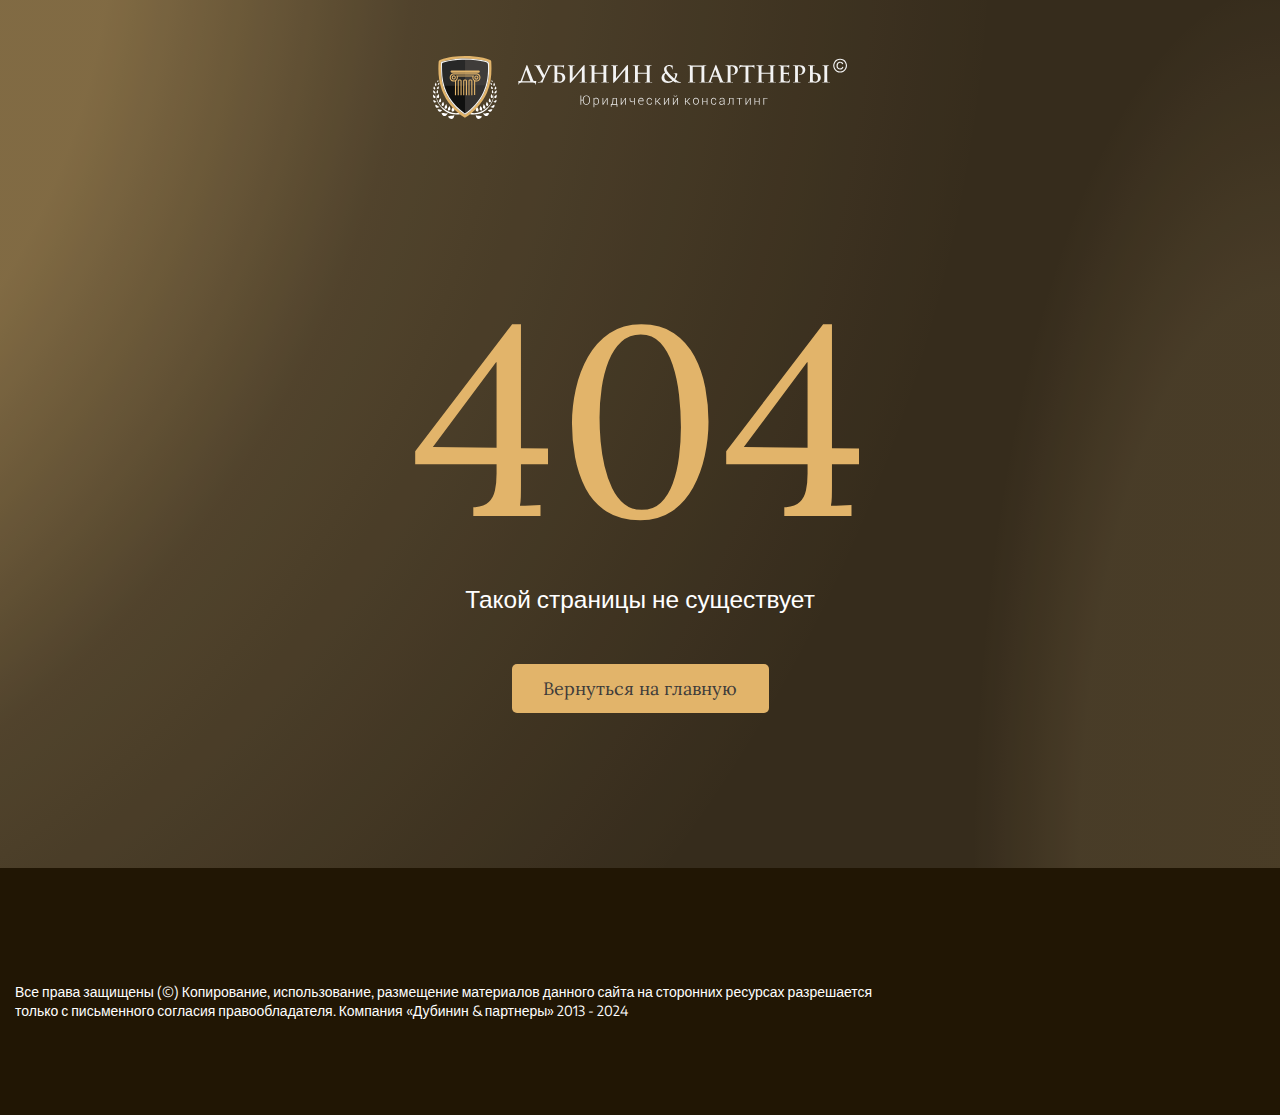
<file: page-404.html>
<!DOCTYPE html>
<html lang="zxx">

<head>
	<title>404</title>
	<meta charset="UTF-8">
	<meta name="format-detection" content="telephone=no">
	<meta name="description" content="LAWYER">
	<!-- <style>body{opacity: 0;}</style> -->
	<link rel="stylesheet" href="css/style.min.css?_v=20250109012559">
	<link rel="shortcut icon" href="favicon.ico">
	<!-- <meta name="robots" content="noindex, nofollow"> -->
	<meta name="viewport" content="width=device-width, initial-scale=1.0">
</head>

<body>
	<div class="wrapper">
		<header class="header"></header>

		<main class="page page--not-found">

			<div class="page__container">

				<div class="company company--setup">
					<div class="company__box-inner-img">
						<img src="img/logo.svg" alt="Company Logo" class="company__logo-image" width="414" height="63" loading="lazy">
					</div>
				</div>
				<section class="not-found not-found--setup">
					<div class="not-found__case-content">
						<div class="not-found__body">
							<div class="not-found__sign">404</div>
							<h1 class="not-found__title-page">Такой страницы не существует</h1>
						</div>
						<a href="index.html" class="not-found__btn-return">Вернуться на главную</a>
					</div>
				</section>
			</div>

		</main>

		<footer class="footer footer--not-found">
			<div class="footer__container">
				<div class="footer__copyright">
					<p>Все права защищены (&copy;) Копирование, использование, размещение материалов данного сайта на сторонних ресурсах разрешается только с письменного согласия правообладателя. Компания «Дубинин & партнеры» 2013 - 2024</p>
				</div>
			</div>
		</footer>
	</div>
	<script src="js/app.min.js?_v=20250109012559"></script>
</body>

</html>
</file>
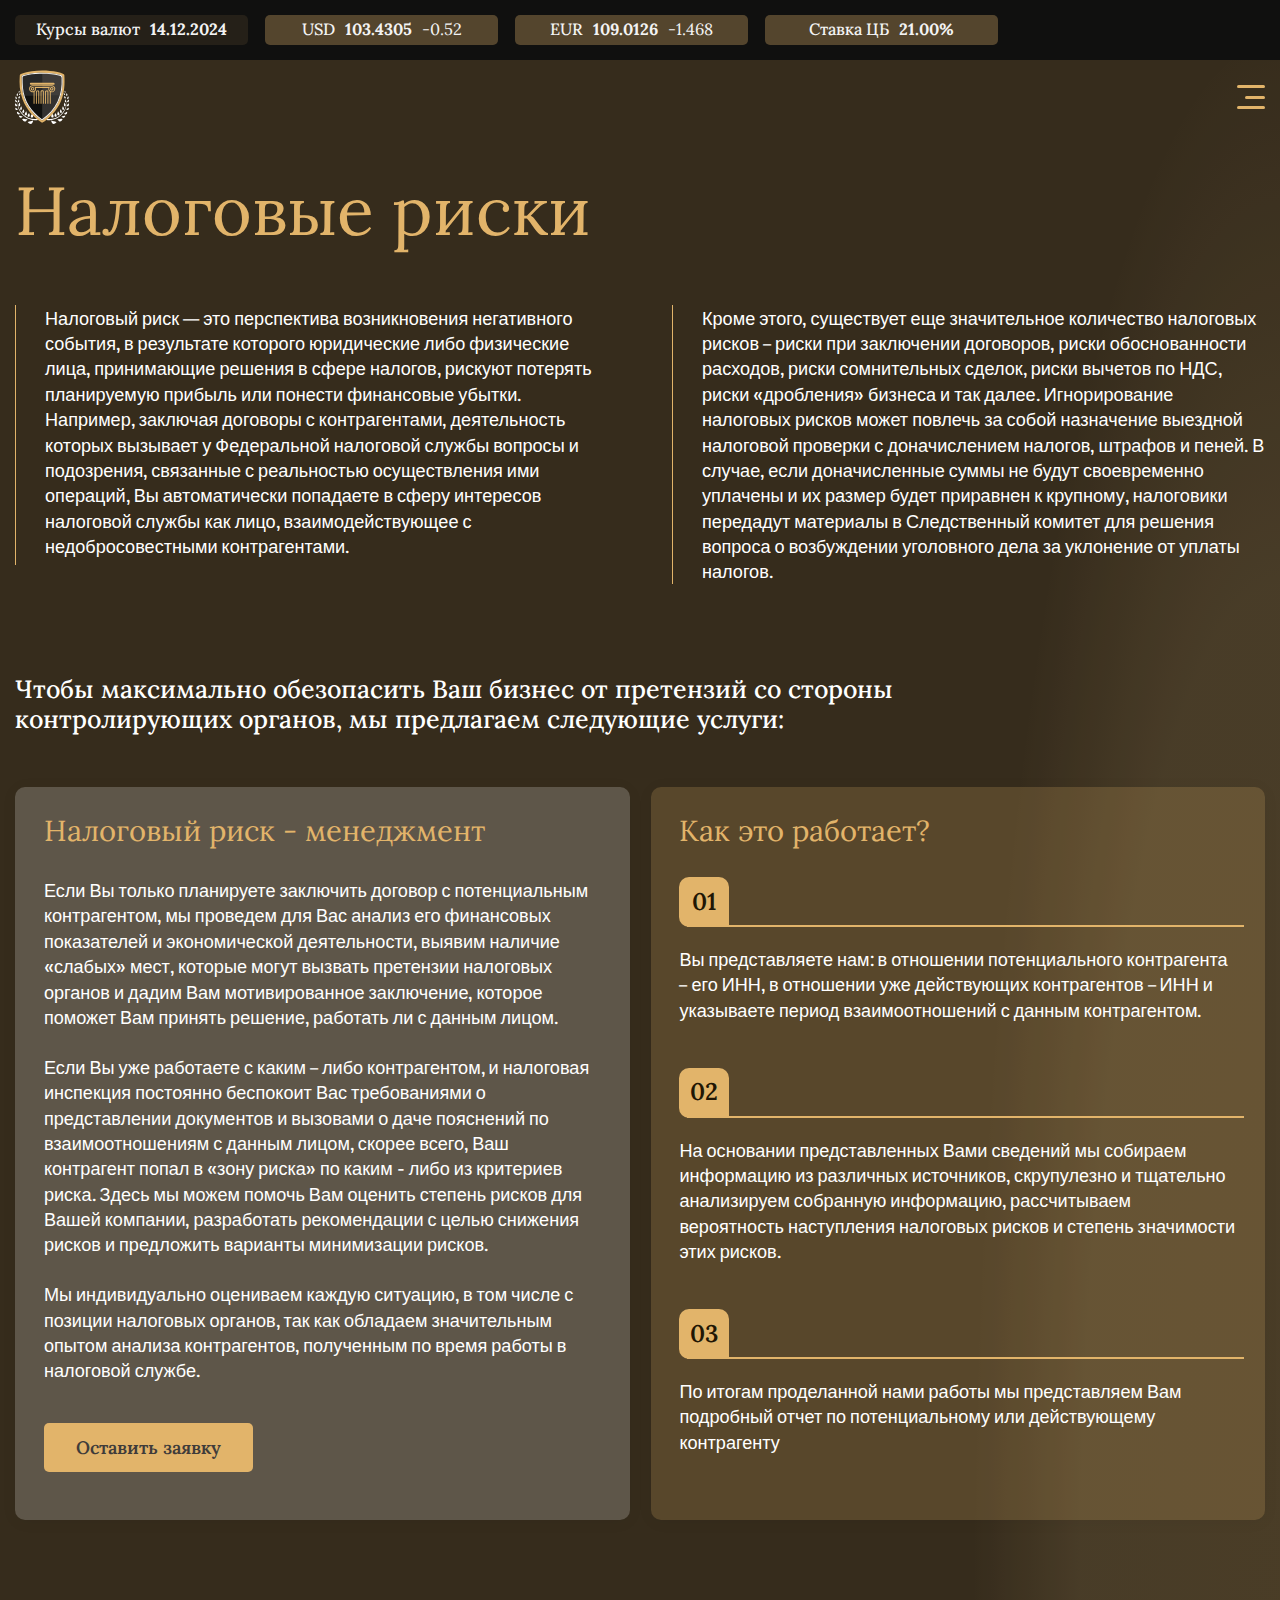
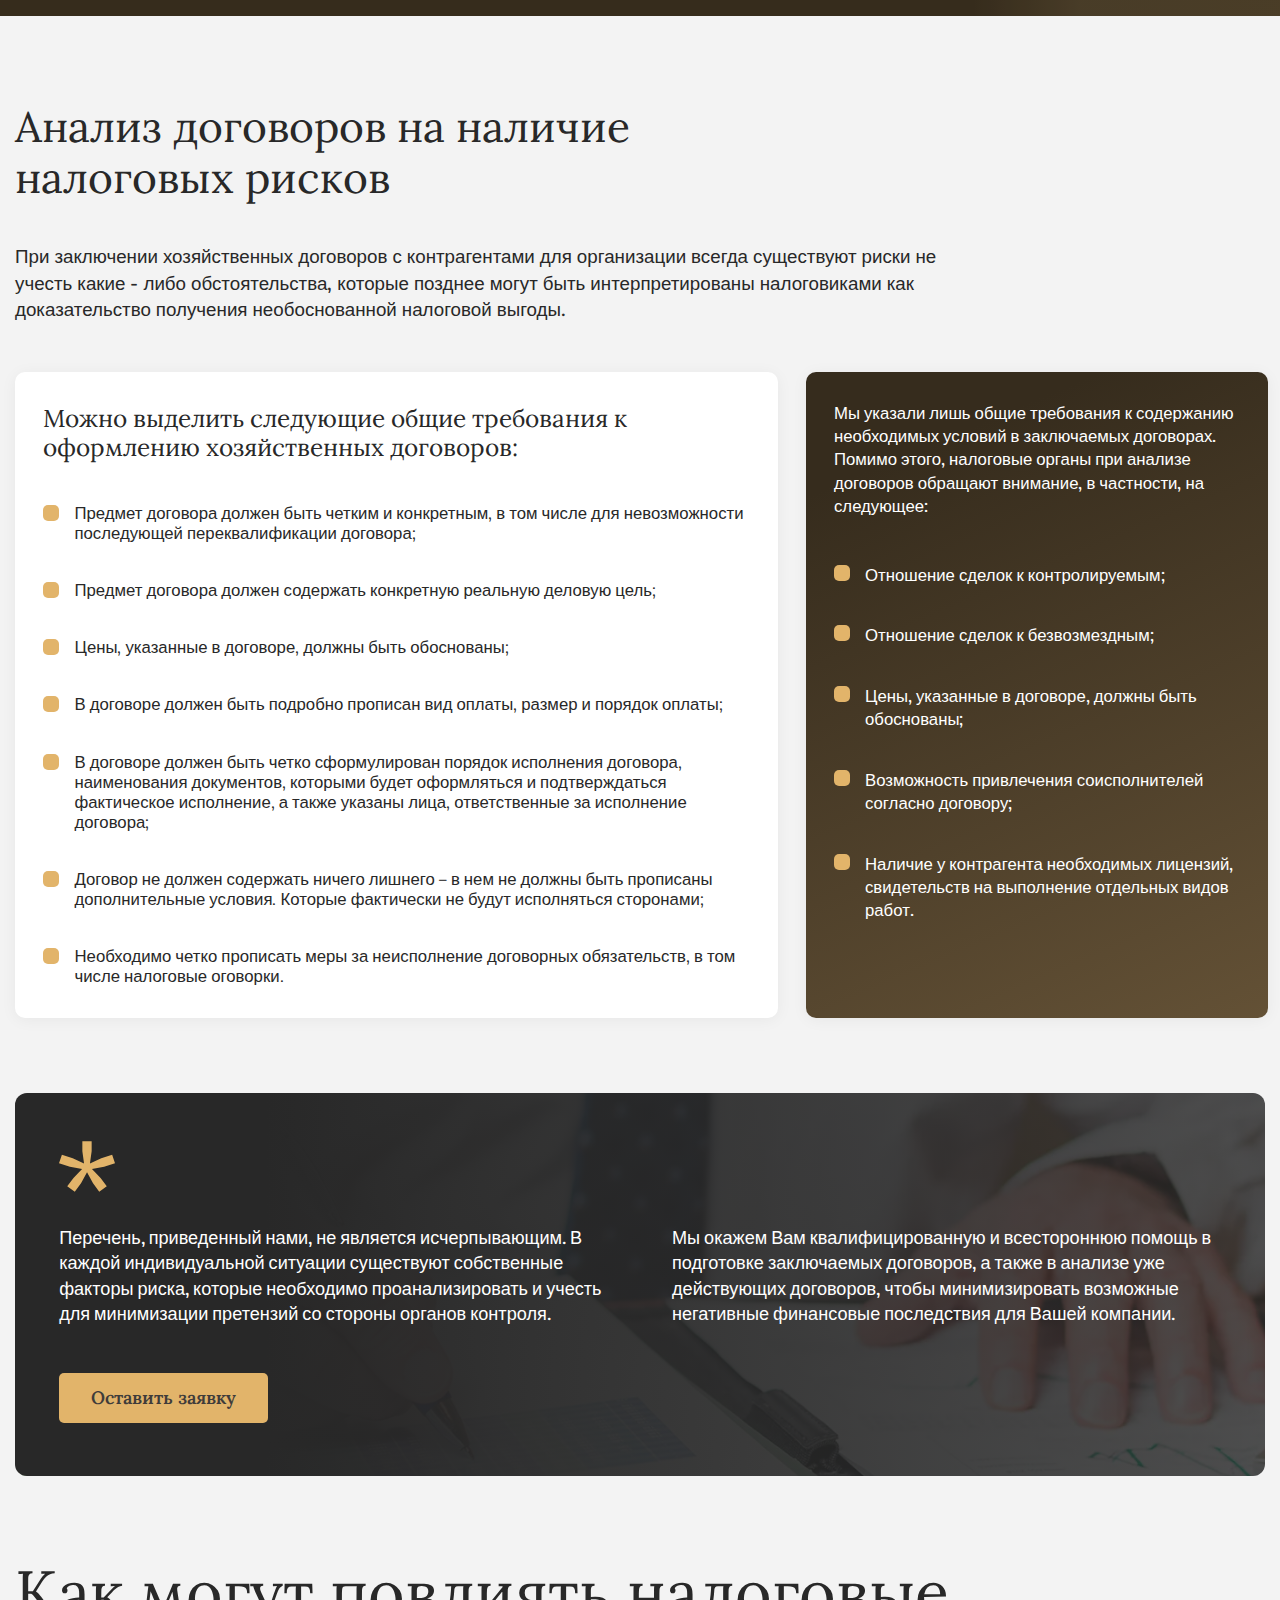
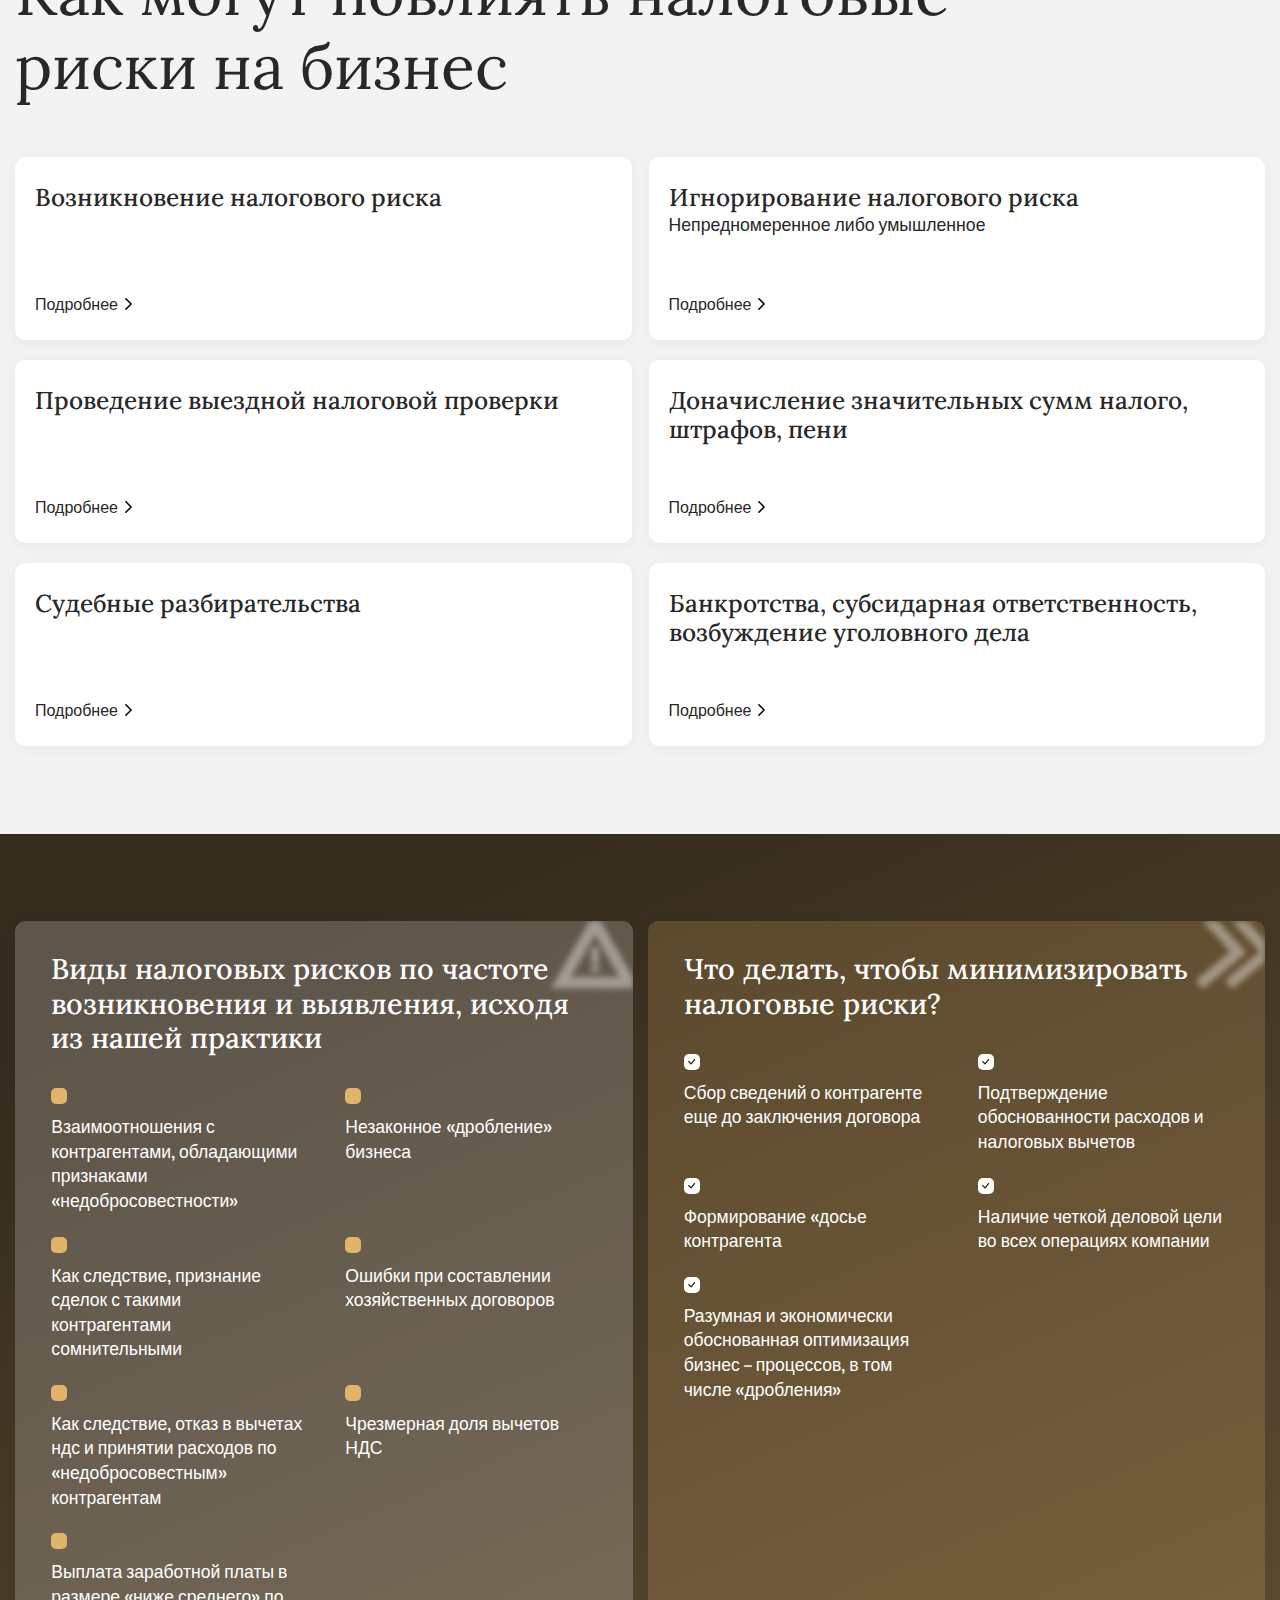
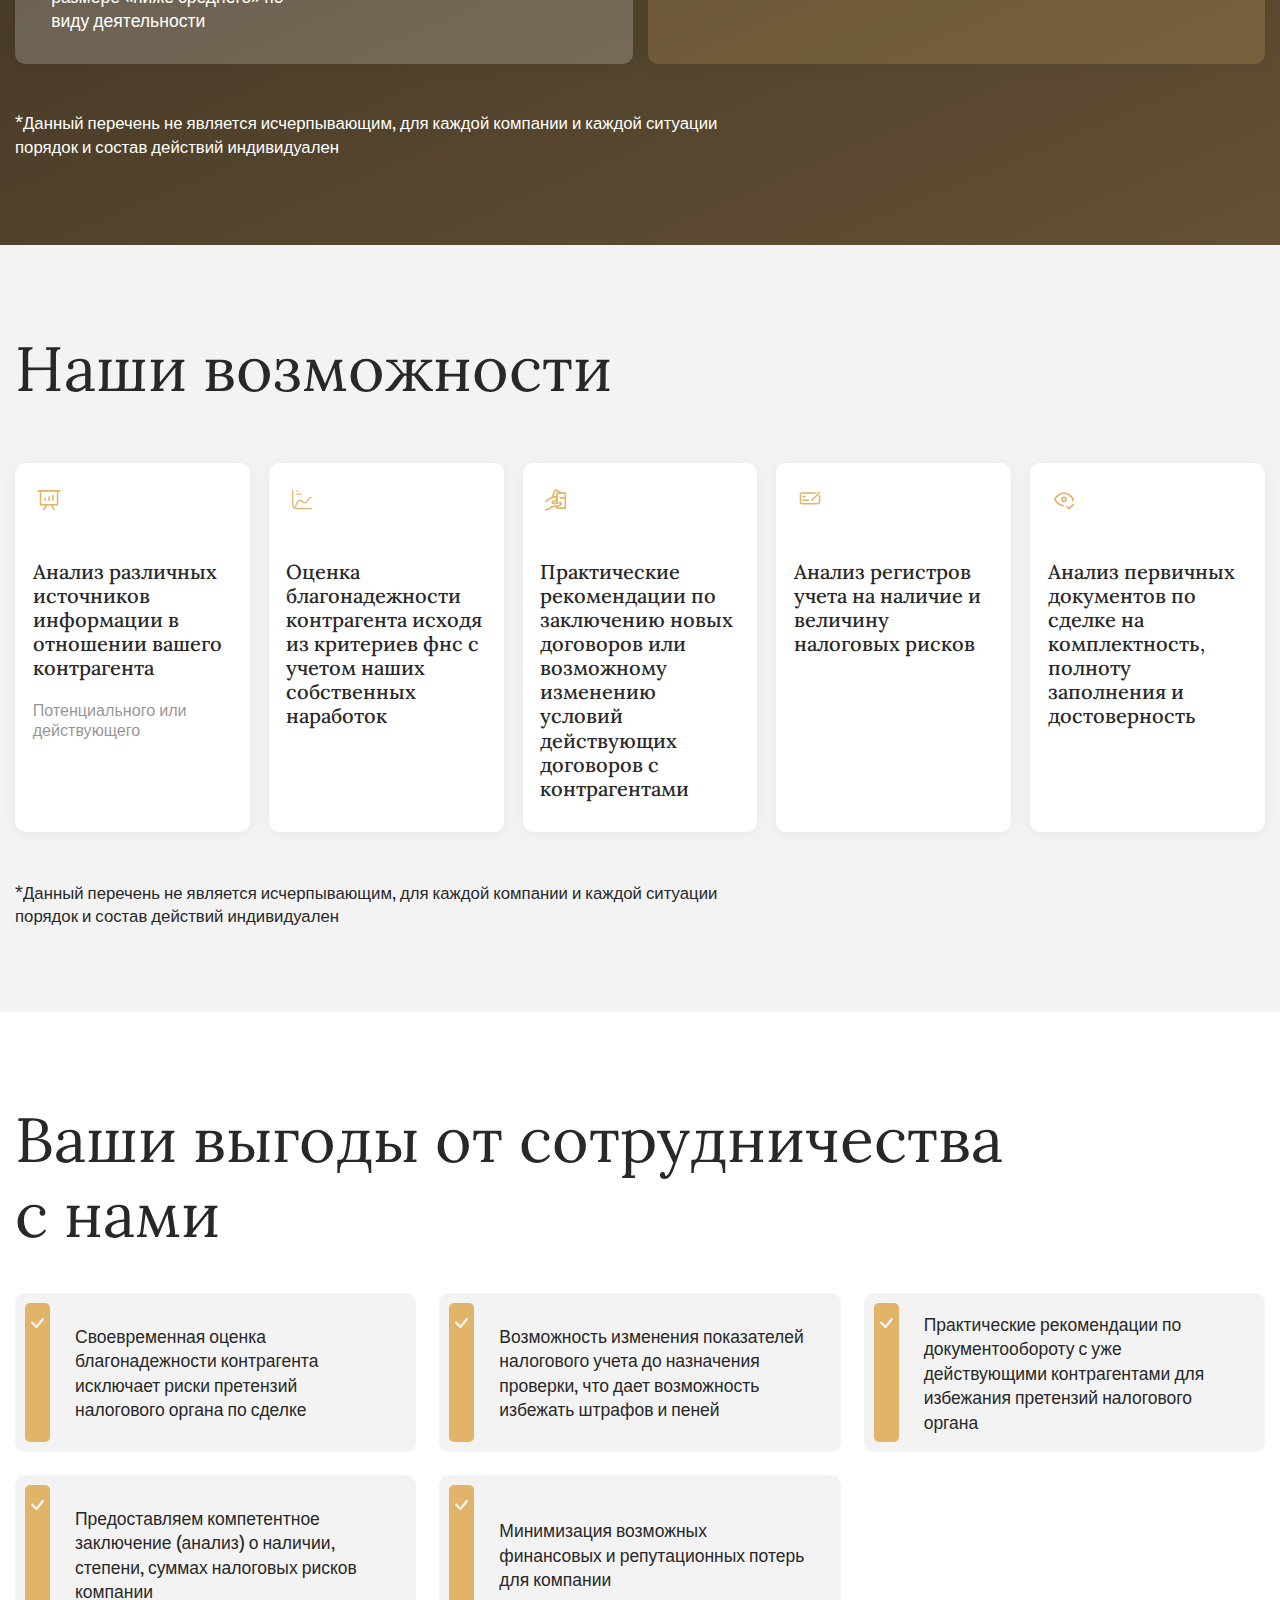
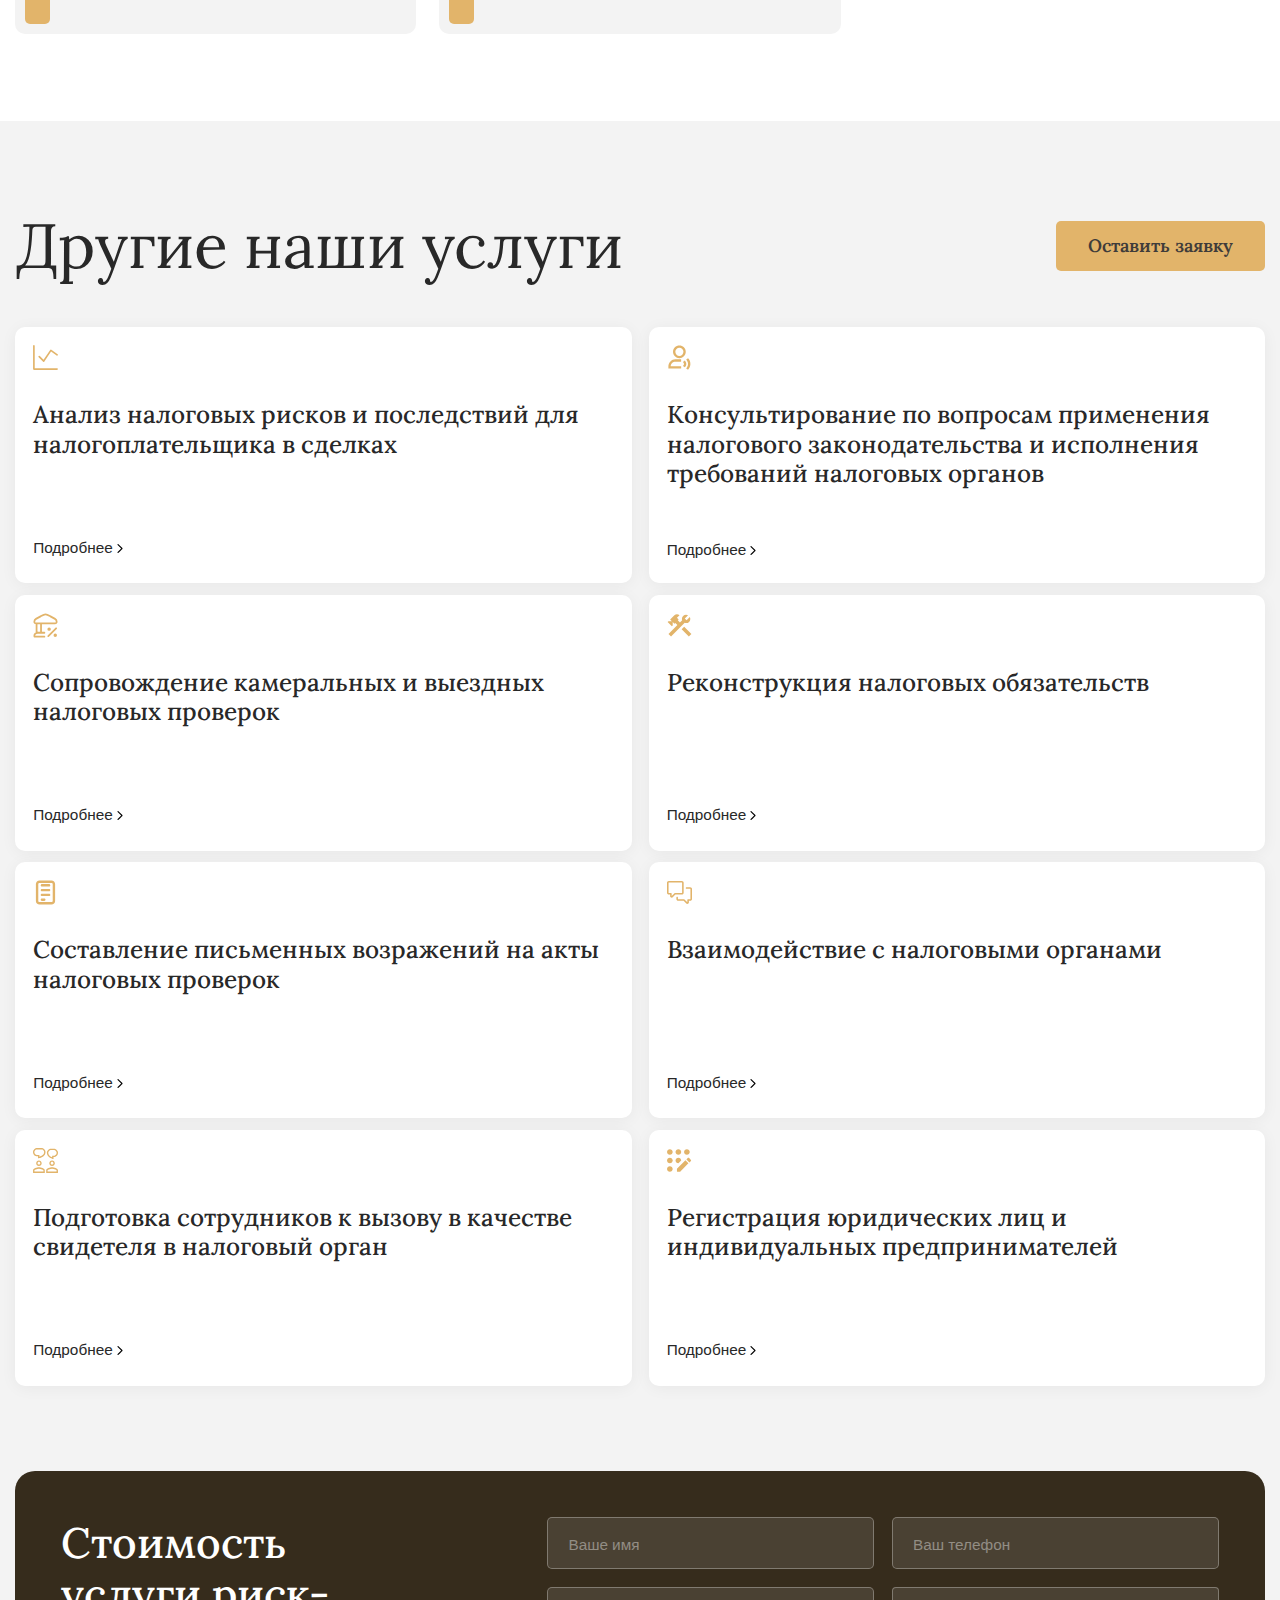
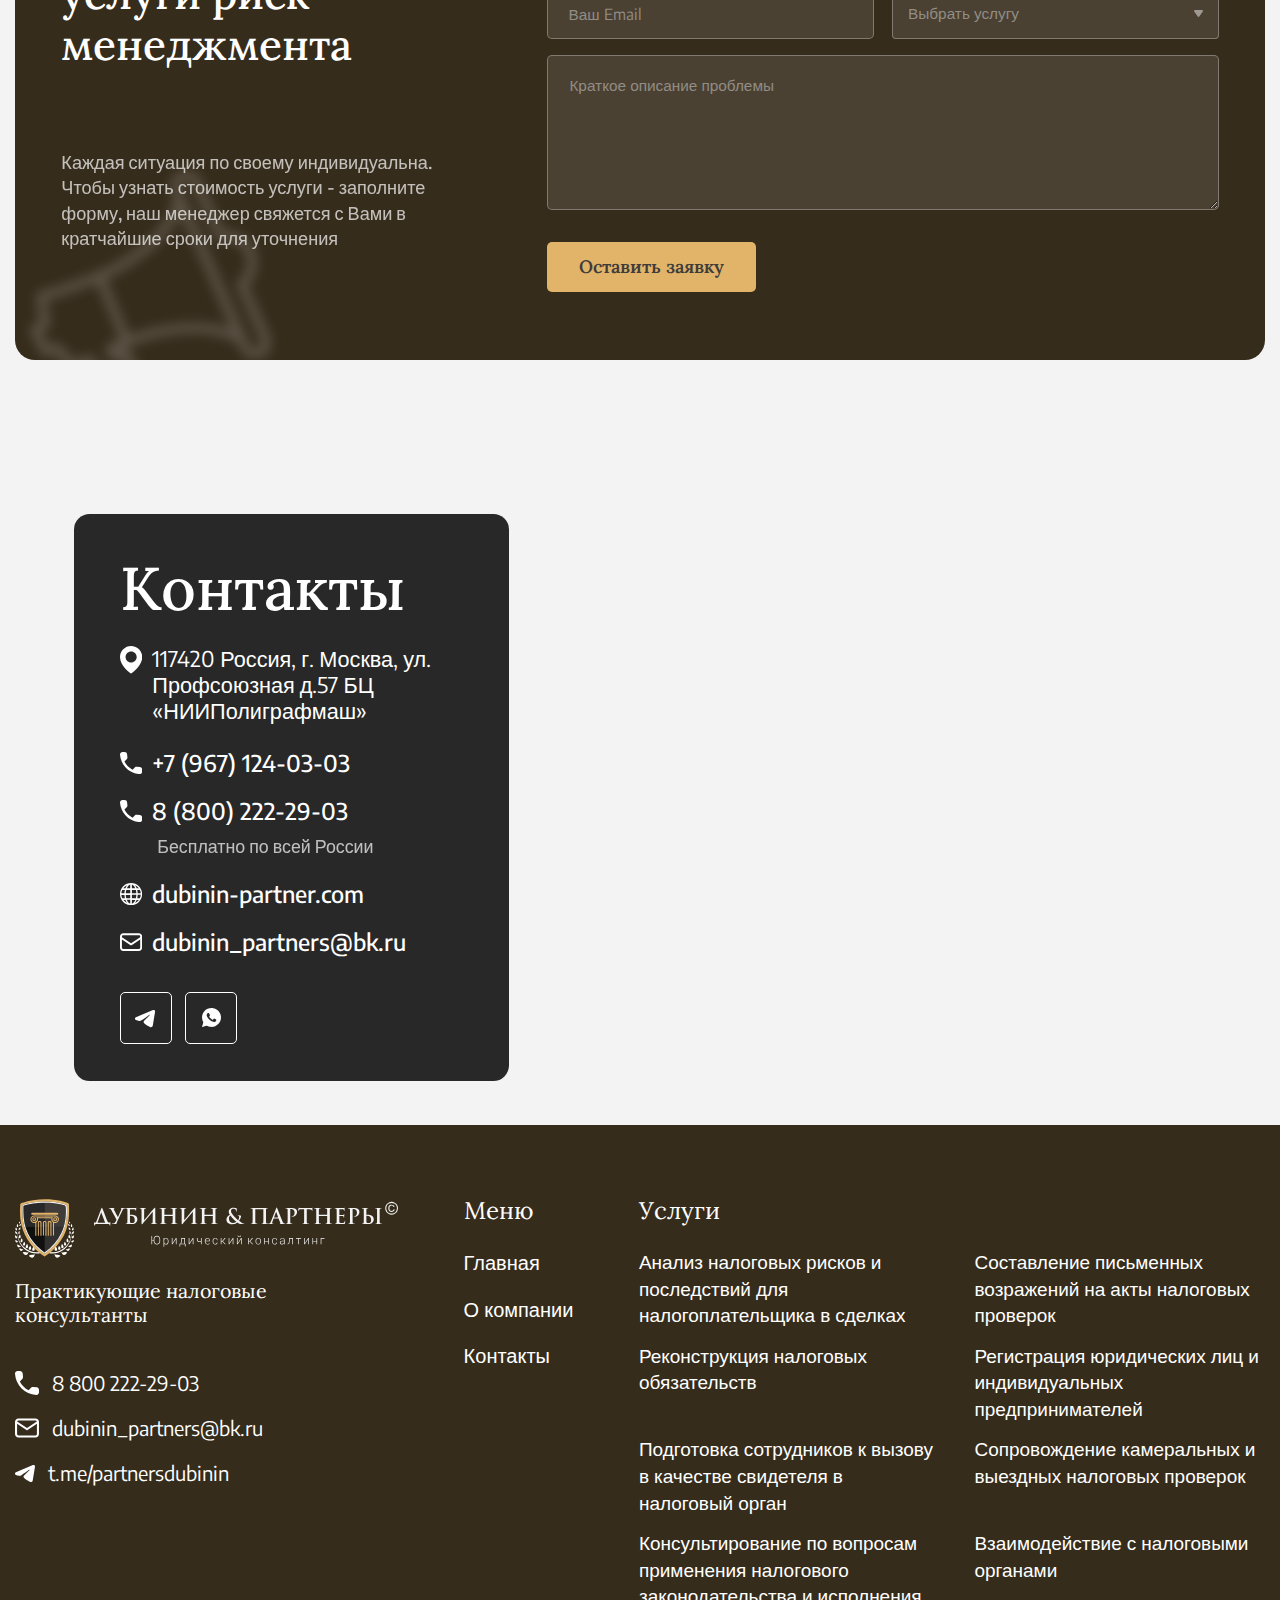
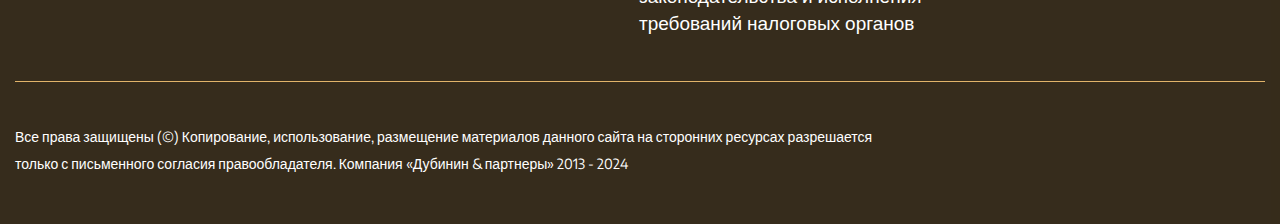
<file: services.html>
<!DOCTYPE html>
<html lang="zxx">

<head>
	<title>Услуги</title>
	<meta charset="UTF-8">
	<meta name="format-detection" content="telephone=no">
	<meta name="description" content="LAWYER">
	<!-- <style>body{opacity: 0;}</style> -->
	<link rel="stylesheet" href="css/style.min.css?_v=20250109012559">
	<link rel="shortcut icon" href="favicon.ico">
	<!-- <meta name="robots" content="noindex, nofollow"> -->
	<meta name="viewport" content="width=device-width, initial-scale=1.0">
</head>

<body>
	<div class="wrapper">
		<header class="header header--setup">
			<div class="header__levelup-info-block info-block">
				<ul class="info-block__list-indicators">
					<li>Курсы валют <strong>14.12.2024</strong></li>
					<li>USD <strong>103.4305</strong> <span>-0.52</span></li>
					<li>EUR <strong>109.0126</strong> <span>-1.468</span></li>
					<li>Ставка ЦБ <strong>21.00%</strong></li>
				</ul>
			</div>

			<div class="header__background-main">
				<!-- TODO MAIN-MENU -->
				<div class="header__main-bg-menu">
					<div class="header__container">
						<a href="index.html" class="header__logo-max-variant" data-da=".menu__body,1360,0">
							<img src="img/logo.svg" alt="Logo Company" class="header__logo-big-pic" width="414" height="63" loading="lazy">
						</a>
						<a href="index.html" class="header__logo-var-burger" data-da=".menu__body,767,0">
							<img src="img/logo.svg" alt="Logo Company" class="header__logo-big-pic" width="290" height="41" loading="lazy">
						</a>
						<a href="index.html" class="header__logo-min-variant">
							<img src="img/logo-burger.svg" alt="Logo Company" class="header__logo-small-pic" width="55" height="54" loading="lazy">
						</a>
						<div class="menu">
							<div class="menu__block">
								<nav class="menu__body">
									<ul class="menu__list">
										<li class="menu__item"><a href="index.html" class="menu__link">Главная</a></li>
										<li class="menu__item menu__item--parent">
											<a href="services.html" class="menu__link menu__link--marker">Услуги
												<svg data-name="marker" xmlns="http://www.w3.org/2000/svg" viewBox="0 0 13 7.38" width="16" height="9">
													<g data-name="marker-sub-menu">
														<path class="cls-1" d="M12.76.24c-.32-.32-.83-.32-1.15,0l-5.17,5.17L1.39.37C1.07.05.56.05.24.37S-.08,1.2.24,1.52l5.62,5.62c.16.16.37.24.58.24s.42-.08.58-.24c.02-.02.03-.05.05-.08.02-.02.05-.03.08-.05L12.76,1.39c.32-.32.32-.83,0-1.15Z" />
													</g>
												</svg>
											</a>
											<div class="submenu">
												<ul class="submenu__links-list">
													<li>
														<a href="#">
															<svg xmlns="http://www.w3.org/2000/svg" width="30" height="30" viewBox="0 0 30 30" fill="none">
																<path d="M1.07031 1V28.8571H28.9275" stroke="#E2B46A" stroke-width="2" stroke-linecap="round" stroke-linejoin="round" />
																<path d="M7.49902 13.8569L12.8562 19.2141L21.4276 6.35693L28.9276 11.7141" stroke="#E2B46A" stroke-width="2" stroke-linecap="round" stroke-linejoin="round" />
															</svg>
															Анализ налоговых рисков и последствий для налогоплательщика в сделках</a>
													</li>
													<li>
														<a href="#">
															<svg xmlns="http://www.w3.org/2000/svg" width="25" height="27" viewBox="0 0 25 27" fill="none">
																<path d="M12.375 2.5C11.2147 2.5 10.1019 2.96094 9.28141 3.78141C8.46094 4.60188 8 5.71468 8 6.875C8 8.03532 8.46094 9.14812 9.28141 9.96859C10.1019 10.7891 11.2147 11.25 12.375 11.25C13.5353 11.25 14.6481 10.7891 15.4686 9.96859C16.2891 9.14812 16.75 8.03532 16.75 6.875C16.75 5.71468 16.2891 4.60188 15.4686 3.78141C14.6481 2.96094 13.5353 2.5 12.375 2.5ZM5.5 6.875C5.5 5.05164 6.22433 3.30295 7.51364 2.01364C8.80295 0.724328 10.5516 0 12.375 0C14.1984 0 15.947 0.724328 17.2364 2.01364C18.5257 3.30295 19.25 5.05164 19.25 6.875C19.25 8.69836 18.5257 10.447 17.2364 11.7364C15.947 13.0257 14.1984 13.75 12.375 13.75C10.5516 13.75 8.80295 13.0257 7.51364 11.7364C6.22433 10.447 5.5 8.69836 5.5 6.875ZM21.7288 13.7275L22.4825 14.725C23.6298 16.2445 24.2501 18.0967 24.2494 20.0006C24.2488 21.9046 23.6271 23.7563 22.4788 25.275L21.725 26.2725L19.7313 24.765L20.485 23.7675C21.3054 22.6827 21.7494 21.3599 21.7499 19.9998C21.7503 18.6397 21.3071 17.3166 20.4875 16.2312L19.7337 15.2338L21.7288 13.7275ZM8 17.5C6.67392 17.5 5.40215 18.0268 4.46447 18.9645C3.52678 19.9021 3 21.1739 3 22.5H14.3125V25H0.5V22.5C0.5 20.5109 1.29018 18.6032 2.6967 17.1967C4.10322 15.7902 6.01088 15 8 15H14.25V17.5H8ZM18.2375 16.3625L18.9912 17.3612C19.565 18.1209 19.8753 19.047 19.875 19.999C19.8748 20.9509 19.5641 21.8769 18.99 22.6362L18.235 23.6337L16.2413 22.1263L16.9963 21.1287C17.2423 20.8032 17.3755 20.4062 17.3755 19.9981C17.3755 19.59 17.2423 19.1931 16.9963 18.8675L16.2438 17.87L18.2375 16.3625Z" fill="#E2B46A" />
															</svg>
															Консультирование по вопросам применения налогового законодательства и исполнения требований налоговых органов
														</a>
													</li>
													<li><a href="#">
															<svg xmlns="http://www.w3.org/2000/svg" width="28" height="27" viewBox="0 0 28 27" fill="none">
																<path d="M4 11V21.625M9 11V21.625M12.75 21.625H5.25C4.25544 21.625 3.30161 22.0201 2.59835 22.7233C1.89509 23.4266 1.5 24.3804 1.5 25.375C1.5 25.5408 1.56585 25.6997 1.68306 25.8169C1.80027 25.9342 1.95924 26 2.125 26H12.75M25.875 16.625L17.125 25.375M1.5 9.2125C1.5 7.71625 2.1025 6.8 3.35 6.105L8.4875 3.24625C11.1788 1.75 12.525 1 14 1C15.475 1 16.8212 1.75 19.5125 3.24625L24.65 6.105C25.8963 6.8 26.5 7.71625 26.5 9.2125C26.5 9.6175 26.5 9.82125 26.4563 9.9875C26.2238 10.8625 25.43 11.0013 24.6638 11.0013H3.33625C2.57 11.0013 1.7775 10.8637 1.54375 9.9875C1.5 9.82 1.5 9.6175 1.5 9.2125Z" stroke="#E2B46A" stroke-width="2" stroke-linecap="round" stroke-linejoin="round" />
																<path d="M18.0625 18.5C18.5803 18.5 19 18.0803 19 17.5625C19 17.0447 18.5803 16.625 18.0625 16.625C17.5447 16.625 17.125 17.0447 17.125 17.5625C17.125 18.0803 17.5447 18.5 18.0625 18.5Z" stroke="#E2B46A" stroke-width="2" stroke-linecap="round" stroke-linejoin="round" />
																<path d="M24.9375 25.375C25.4553 25.375 25.875 24.9553 25.875 24.4375C25.875 23.9197 25.4553 23.5 24.9375 23.5C24.4197 23.5 24 23.9197 24 24.4375C24 24.9553 24.4197 25.375 24.9375 25.375Z" stroke="#E2B46A" stroke-width="2" stroke-linecap="round" stroke-linejoin="round" />
															</svg>
															Сопровождение камеральных и выездных налоговых проверок</a></li>
													<li><a href="#">
															<svg xmlns="http://www.w3.org/2000/svg" width="26" height="24" viewBox="0 0 26 24" fill="none">
																<path d="M15.2288 15.6992L17.88 13.048L25.375 20.5429L22.7237 23.1942L15.2288 15.6992ZM19.875 9.2342C22.2875 9.2342 24.25 7.2717 24.25 4.8592C24.25 4.1342 24.05 3.4592 23.7375 2.8592L20.3625 6.2342L18.5 4.3717L21.875 0.9967C21.275 0.6842 20.6 0.4842 19.875 0.4842C17.4625 0.4842 15.5 2.4467 15.5 4.8592C15.5 5.3717 15.6 5.8592 15.7625 6.3092L13.45 8.6217L11.225 6.3967L12.1125 5.5092L10.35 3.7467L13 1.0967C12.2969 0.394448 11.3438 0 10.35 0C9.35625 0 8.40313 0.394448 7.7 1.0967L3.275 5.5217L5.0375 7.2842H1.5125L0.625 8.1717L5.05 12.5967L5.9375 11.7092V8.1717L7.7 9.9342L8.5875 9.0467L10.8125 11.2717L1.55 20.5342L4.2 23.1842L18.425 8.9717C18.875 9.1342 19.3625 9.2342 19.875 9.2342Z" fill="#E2B46A" />
															</svg>
															Реконструкция налоговых обязательств</a></li>
													<li><a href="#">
															<svg xmlns="http://www.w3.org/2000/svg" width="20" height="25" viewBox="0 0 20 25" fill="none">
																<path d="M3.75 0H16.25C17.2446 0 18.1984 0.395088 18.9017 1.09835C19.6049 1.80161 20 2.75544 20 3.75V21.25C20 22.2446 19.6049 23.1984 18.9017 23.9017C18.1984 24.6049 17.2446 25 16.25 25H3.75C2.75544 25 1.80161 24.6049 1.09835 23.9017C0.395088 23.1984 0 22.2446 0 21.25L0 3.75C0 2.75544 0.395088 1.80161 1.09835 1.09835C1.80161 0.395088 2.75544 0 3.75 0ZM3.75 2.5C3.41848 2.5 3.10054 2.6317 2.86612 2.86612C2.6317 3.10054 2.5 3.41848 2.5 3.75V21.25C2.5 21.5815 2.6317 21.8995 2.86612 22.1339C3.10054 22.3683 3.41848 22.5 3.75 22.5H16.25C16.5815 22.5 16.8995 22.3683 17.1339 22.1339C17.3683 21.8995 17.5 21.5815 17.5 21.25V3.75C17.5 3.41848 17.3683 3.10054 17.1339 2.86612C16.8995 2.6317 16.5815 2.5 16.25 2.5H3.75ZM6.25 3.75H13.75C14.0815 3.75 14.3995 3.8817 14.6339 4.11612C14.8683 4.35054 15 4.66848 15 5C15 5.33152 14.8683 5.64946 14.6339 5.88388C14.3995 6.1183 14.0815 6.25 13.75 6.25H6.25C5.91848 6.25 5.60054 6.1183 5.36612 5.88388C5.1317 5.64946 5 5.33152 5 5C5 4.66848 5.1317 4.35054 5.36612 4.11612C5.60054 3.8817 5.91848 3.75 6.25 3.75ZM6.25 18.75H8.75C9.08152 18.75 9.39946 18.8817 9.63388 19.1161C9.8683 19.3505 10 19.6685 10 20C10 20.3315 9.8683 20.6495 9.63388 20.8839C9.39946 21.1183 9.08152 21.25 8.75 21.25H6.25C5.91848 21.25 5.60054 21.1183 5.36612 20.8839C5.1317 20.6495 5 20.3315 5 20C5 19.6685 5.1317 19.3505 5.36612 19.1161C5.60054 18.8817 5.91848 18.75 6.25 18.75ZM6.25 13.75H13.75C14.0815 13.75 14.3995 13.8817 14.6339 14.1161C14.8683 14.3505 15 14.6685 15 15C15 15.3315 14.8683 15.6495 14.6339 15.8839C14.3995 16.1183 14.0815 16.25 13.75 16.25H6.25C5.91848 16.25 5.60054 16.1183 5.36612 15.8839C5.1317 15.6495 5 15.3315 5 15C5 14.6685 5.1317 14.3505 5.36612 14.1161C5.60054 13.8817 5.91848 13.75 6.25 13.75ZM6.25 8.75H13.75C14.0815 8.75 14.3995 8.8817 14.6339 9.11612C14.8683 9.35054 15 9.66848 15 10C15 10.3315 14.8683 10.6495 14.6339 10.8839C14.3995 11.1183 14.0815 11.25 13.75 11.25H6.25C5.91848 11.25 5.60054 11.1183 5.36612 10.8839C5.1317 10.6495 5 10.3315 5 10C5 9.66848 5.1317 9.35054 5.36612 9.11612C5.60054 8.8817 5.91848 8.75 6.25 8.75Z" fill="#E2B46A" />
															</svg>
															Составление письменных возражений на акты налоговых проверок</a></li>
													<li><a href="#">
															<svg xmlns="http://www.w3.org/2000/svg" width="30" height="28" viewBox="0 0 30 28" fill="none">
																<path d="M2.1875 0H17.8125C19.02 0 20 0.98 20 2.1875V14.0625C20 14.6427 19.7695 15.1991 19.3593 15.6093C18.9491 16.0195 18.3927 16.25 17.8125 16.25H10.0763L6.85875 19.4662C6.60381 19.7202 6.2794 19.893 5.9264 19.9629C5.5734 20.0328 5.20761 19.9966 4.87514 19.8589C4.54268 19.7212 4.25841 19.4882 4.05818 19.1892C3.85795 18.8902 3.75072 18.5386 3.75 18.1788V16.25H2.1875C1.60734 16.25 1.05094 16.0195 0.640704 15.6093C0.230468 15.1991 0 14.6427 0 14.0625L0 2.1875C0 0.98 0.98 0 2.1875 0ZM1.875 2.1875V14.0625C1.875 14.235 2.015 14.375 2.1875 14.375H4.6875C4.93614 14.375 5.1746 14.4738 5.35041 14.6496C5.52623 14.8254 5.625 15.0639 5.625 15.3125V18.05L9.025 14.65C9.20065 14.4741 9.43894 14.3752 9.6875 14.375H17.8125C17.8954 14.375 17.9749 14.3421 18.0335 14.2835C18.0921 14.2249 18.125 14.1454 18.125 14.0625V2.1875C18.125 2.10462 18.0921 2.02513 18.0335 1.96653C17.9749 1.90792 17.8954 1.875 17.8125 1.875H2.1875C2.10462 1.875 2.02513 1.90792 1.96653 1.96653C1.90792 2.02513 1.875 2.10462 1.875 2.1875Z" fill="#E2B46A" />
																<path d="M28.125 9.6875C28.125 9.60462 28.0921 9.52513 28.0335 9.46653C27.9749 9.40792 27.8954 9.375 27.8125 9.375H23.4375C23.1889 9.375 22.9504 9.27623 22.7746 9.10041C22.5988 8.9246 22.5 8.68614 22.5 8.4375C22.5 8.18886 22.5988 7.9504 22.7746 7.77459C22.9504 7.59877 23.1889 7.5 23.4375 7.5H27.8125C29.02 7.5 30 8.48 30 9.6875V21.5625C30 22.1427 29.7695 22.6991 29.3593 23.1093C28.9491 23.5195 28.3927 23.75 27.8125 23.75H26.25V25.6787C26.2499 26.0389 26.143 26.3909 25.9429 26.6903C25.7427 26.9896 25.4583 27.223 25.1256 27.3608C24.7929 27.4986 24.4268 27.5346 24.0736 27.4644C23.7204 27.3942 23.396 27.2208 23.1413 26.9662L19.9237 23.75H13.4375C12.8573 23.75 12.3009 23.5195 11.8907 23.1093C11.4805 22.6991 11.25 22.1427 11.25 21.5625V19.7312C11.25 19.4826 11.3488 19.2442 11.5246 19.0683C11.7004 18.8925 11.9389 18.7937 12.1875 18.7937C12.4361 18.7937 12.6746 18.8925 12.8504 19.0683C13.0262 19.2442 13.125 19.4826 13.125 19.7312V21.5625C13.125 21.735 13.265 21.875 13.4375 21.875H20.3125C20.5611 21.8752 20.7994 21.9741 20.975 22.15L24.375 25.55V22.8125C24.375 22.5639 24.4738 22.3254 24.6496 22.1496C24.8254 21.9738 25.0639 21.875 25.3125 21.875H27.8125C27.8954 21.875 27.9749 21.8421 28.0335 21.7835C28.0921 21.7249 28.125 21.6454 28.125 21.5625V9.6875Z" fill="#E2B46A" />
															</svg>
															Взаимодействие с налоговыми органами</a></li>
													<li><a href="#">
															<svg xmlns="http://www.w3.org/2000/svg" width="30" height="30" viewBox="0 0 30 30" fill="none">
																<path fill-rule="evenodd" clip-rule="evenodd" d="M6.0387 12.4467C6.0387 12.4467 6.71577 12.3554 7.6982 12.0932C10.2887 11.402 15 9.52595 15 5.01377C15.0002 4.35534 14.8707 3.70333 14.6188 3.09498C14.367 2.48664 13.9977 1.93388 13.5321 1.46831C13.0665 1.00273 12.5138 0.633457 11.9054 0.381589C11.2971 0.129722 10.6451 0.00019685 9.98665 0.000414908H5.07785C4.41411 -0.00812457 3.75529 0.115231 3.1396 0.363323C2.52392 0.611416 1.96363 0.979306 1.49125 1.44565C1.01887 1.91199 0.643806 2.4675 0.387813 3.07994C0.131821 3.69238 0 4.34956 0 5.01335C0 5.67714 0.131821 6.33432 0.387813 6.94676C0.643806 7.55921 1.01887 8.11471 1.49125 8.58106C1.96363 9.0474 2.52392 9.41529 3.1396 9.66338C3.75529 9.91147 4.41411 10.0348 5.07785 10.0263H6.0387V12.4467ZM7.6982 8.36679H5.07785C4.63303 8.37378 4.19126 8.29222 3.77827 8.12683C3.36529 7.96144 2.98933 7.71555 2.67229 7.40346C2.35525 7.09137 2.10347 6.71933 1.93161 6.30899C1.75975 5.89865 1.67124 5.45822 1.67124 5.01335C1.67124 4.56848 1.75975 4.12805 1.93161 3.71771C2.10347 3.30738 2.35525 2.93533 2.67229 2.62324C2.98933 2.31115 3.36529 2.06526 3.77827 1.89987C4.19126 1.73449 4.63303 1.65292 5.07785 1.65992H9.98665C10.4271 1.6597 10.8634 1.7463 11.2704 1.91477C11.6774 2.08324 12.0472 2.33027 12.3587 2.64175C12.6701 2.95323 12.9172 3.32304 13.0856 3.73005C13.2541 4.13705 13.3407 4.57327 13.3405 5.01377C13.3405 7.15701 11.8403 8.58418 9.7983 9.56909C9.12068 9.89143 8.41841 10.1592 7.6982 10.3698V8.36679ZM7.11737 21.5739C8.95112 21.5739 10.4364 20.0887 10.4364 18.2549C10.4364 16.4212 8.95112 14.9359 7.11737 14.9359C5.28362 14.9359 3.79837 16.4212 3.79837 18.2549C3.79837 20.0887 5.28362 21.5739 7.11737 21.5739ZM8.77687 18.2549C8.77687 18.695 8.60203 19.1171 8.29082 19.4284C7.9796 19.7396 7.5575 19.9144 7.11737 19.9144C6.67725 19.9144 6.25515 19.7396 5.94393 19.4284C5.63271 19.1171 5.45787 18.695 5.45787 18.2549C5.45787 17.8148 5.63271 17.3927 5.94393 17.0815C6.25515 16.7703 6.67725 16.5954 7.11737 16.5954C7.5575 16.5954 7.9796 16.7703 8.29082 17.0815C8.60203 17.3927 8.77687 17.8148 8.77687 18.2549ZM0.0644955 26.774C0.0644955 24.4191 4.76337 23.2334 7.11737 23.2334C9.47137 23.2334 14.1702 24.42 14.1702 26.774V29.8714H0.0644955V26.774ZM1.724 28.2119V26.774C1.724 26.7657 1.724 26.7491 1.74557 26.7076C1.77212 26.6561 1.83269 26.5657 1.96379 26.4446C2.23678 26.1915 2.69397 25.9152 3.32707 25.6604C4.59659 25.1501 6.14822 24.8929 7.11737 24.8929C8.08652 24.8929 9.63898 25.1501 10.9077 25.6604C11.5399 25.9152 11.998 26.1915 12.271 26.4446C12.4021 26.5657 12.4626 26.6561 12.4892 26.7068C12.5108 26.7482 12.5107 26.7665 12.5107 26.7731V28.2119H1.724ZM26.2016 18.2549C26.2016 20.0887 24.7164 21.5739 22.8826 21.5739C21.0489 21.5739 19.5636 20.0887 19.5636 18.2549C19.5636 16.4212 21.0489 14.9359 22.8826 14.9359C24.7164 14.9359 26.2016 16.4212 26.2016 18.2549ZM22.8826 19.9144C23.3228 19.9144 23.7449 19.7396 24.0561 19.4284C24.3673 19.1171 24.5421 18.695 24.5421 18.2549C24.5421 17.8148 24.3673 17.3927 24.0561 17.0815C23.7449 16.7703 23.3228 16.5954 22.8826 16.5954C22.4425 16.5954 22.0204 16.7703 21.7092 17.0815C21.398 17.3927 21.2231 17.8148 21.2231 18.2549C21.2231 18.695 21.398 19.1171 21.7092 19.4284C22.0204 19.7396 22.4425 19.9144 22.8826 19.9144ZM15.8298 26.774C15.8298 24.4191 20.5286 23.2334 22.8826 23.2334C25.2366 23.2334 29.9355 24.42 29.9355 26.774V29.8714H15.8298V26.774ZM17.4893 28.2119V26.774C17.4893 26.7657 17.4893 26.7491 17.5108 26.7076C17.5374 26.6561 17.5979 26.5657 17.7282 26.4446C18.002 26.1915 18.4601 25.9152 19.0923 25.6604C20.3618 25.1501 21.9135 24.8929 22.8826 24.8929C23.8518 24.8929 25.4042 25.1501 26.6729 25.6604C27.3052 25.9152 27.7632 26.1915 28.037 26.4446C28.1673 26.5657 28.2279 26.6561 28.2544 26.7068C28.276 26.7482 28.276 26.7665 28.276 26.7731V28.2119H17.4893ZM22.9656 12.8665C23.9364 13.1719 24.6251 13.2764 24.6251 13.2764V10.856H24.9222C25.5859 10.8646 26.2447 10.7412 26.8604 10.4931C27.4761 10.245 28.0364 9.87715 28.5087 9.41081C28.9811 8.94446 29.3562 8.38896 29.6122 7.77651C29.8682 7.16407 30 6.50689 30 5.8431C30 5.17931 29.8682 4.52213 29.6122 3.90969C29.3562 3.29725 28.9811 2.74174 28.5087 2.2754C28.0364 1.80906 27.4761 1.44117 26.8604 1.19307C26.2447 0.944981 25.5859 0.821626 24.9222 0.830165H21.6729C21.0144 0.829947 20.3624 0.959472 19.7541 1.21134C19.1457 1.46321 18.593 1.83248 18.1274 2.29806C17.6618 2.76363 17.2925 3.31639 17.0407 3.92473C16.7888 4.53308 16.6593 5.18509 16.6595 5.84352C16.6595 10.2379 20.6315 12.133 22.9656 12.8665ZM24.9222 9.19654H22.9656V11.1157C22.4388 10.9275 21.9268 10.7001 21.4339 10.4354C19.7047 9.49691 18.319 8.08882 18.319 5.84269C18.3189 5.40226 18.4056 4.96613 18.5741 4.55922C18.7426 4.15231 18.9897 3.7826 19.3011 3.47121C19.6126 3.15982 19.9824 2.91286 20.3893 2.74444C20.7963 2.57602 21.2324 2.48945 21.6729 2.48967H24.9222C25.367 2.48267 25.8087 2.56424 26.2217 2.72962C26.6347 2.89501 27.0107 3.1409 27.3277 3.45299C27.6448 3.76508 27.8965 4.13713 28.0684 4.54746C28.2403 4.9578 28.3288 5.39823 28.3288 5.8431C28.3288 6.28797 28.2403 6.7284 28.0684 7.13874C27.8965 7.54908 27.6448 7.92112 27.3277 8.23321C27.0107 8.5453 26.6347 8.79119 26.2217 8.95658C25.8087 9.12197 25.367 9.20353 24.9222 9.19654Z" fill="#E2B46A" />
															</svg>
															Подготовка сотрудников к вызову в качестве свидетеля в налоговый орган</a></li>
													<li><a href="#">
															<svg xmlns="http://www.w3.org/2000/svg" width="22" height="20" viewBox="0 0 22 20" fill="none">
																<path d="M10 5C11.3807 5 12.5 3.88071 12.5 2.5C12.5 1.11929 11.3807 0 10 0C8.61929 0 7.5 1.11929 7.5 2.5C7.5 3.88071 8.61929 5 10 5Z" fill="#E2B46A" />
																<path d="M2.5 20C3.88071 20 5 18.8807 5 17.5C5 16.1193 3.88071 15 2.5 15C1.11929 15 0 16.1193 0 17.5C0 18.8807 1.11929 20 2.5 20Z" fill="#E2B46A" />
																<path d="M2.5 12.5C3.88071 12.5 5 11.3807 5 10C5 8.61929 3.88071 7.5 2.5 7.5C1.11929 7.5 0 8.61929 0 10C0 11.3807 1.11929 12.5 2.5 12.5Z" fill="#E2B46A" />
																<path d="M2.5 5C3.88071 5 5 3.88071 5 2.5C5 1.11929 3.88071 0 2.5 0C1.11929 0 0 1.11929 0 2.5C0 3.88071 1.11929 5 2.5 5Z" fill="#E2B46A" />
																<path d="M17.5 5C18.8807 5 20 3.88071 20 2.5C20 1.11929 18.8807 0 17.5 0C16.1193 0 15 1.11929 15 2.5C15 3.88071 16.1193 5 17.5 5Z" fill="#E2B46A" />
																<path d="M8.75 17.5875V19.375C8.75 19.725 9.025 20 9.375 20H11.125C11.2875 20 11.45 19.9375 11.5625 19.8125L18.85 12.525L16.2 9.875L8.9375 17.1375C8.8125 17.2625 8.75 17.425 8.75 17.5875ZM10.0375 12.5L12.5 10.0375V10C12.5 8.625 11.375 7.5 10 7.5C8.625 7.5 7.5 8.625 7.5 10C7.5 11.375 8.625 12.5 10 12.5H10.0375ZM21.0625 9.45L19.3 7.6875C19.05 7.4375 18.6625 7.4375 18.4125 7.6875L17.0875 9.0125L19.7375 11.6625L21.0625 10.3375C21.3125 10.0875 21.3125 9.7 21.0625 9.45Z" fill="#E2B46A" />
															</svg>
															Регистрация юридических лиц и индивидуальных предпринимателей</a></li>
												</ul>
											</div>
										</li>
										<li class="menu__item"><a href="blog.html" class="menu__link">O компании</a></li>
										<li class="menu__item"><a href="#" class="menu__link">Контакты</a></li>
									</ul>
								</nav>
							</div>
						</div>
						<div class="header__element">
							<a href="#" target="_blank" class="header__feedback" data-da=".menu__body,1360,6">Связаться с нами</a>
						</div>
						<button type="button" class="header__icon icon-menu" aria-label="Burger Menu"><span></span></button>
						<div class="header__contact-tel" data-da=".menu__body,1360,7">
							<a href="tel:74951750421" target="_blank" class="header__link-tel">
								<svg xmlns="http://www.w3.org/2000/svg" viewBox="0 0 30 30">
									<g>
										<path d="M27.06,20.46l-4.24-.48c-.5-.06-1,0-1.48.16s-.91.44-1.26.79l-3.07,3.07c-4.74-2.41-8.59-6.26-11.01-11.01l3.09-3.09c.72-.72,1.07-1.72.95-2.74l-.48-4.21c-.09-.81-.49-1.57-1.1-2.11C7.85.3,7.06,0,6.24,0h-2.89C1.46,0-.11,1.57,0,3.46c.89,14.26,12.29,25.65,26.54,26.54,1.89.12,3.46-1.45,3.46-3.34v-2.89c.02-1.69-1.25-3.11-2.94-3.31Z" />
									</g>
								</svg> +7 495 175-04-21
							</a>
							<a href="tel:79689088021" target="_blank" class="header__link-tel">
								<svg xmlns="http://www.w3.org/2000/svg" viewBox="0 0 30 30">
									<g>
										<path id="contact_phone_two" d="M27.06,20.46l-4.24-.48c-.5-.06-1,0-1.48.16s-.91.44-1.26.79l-3.07,3.07c-4.74-2.41-8.59-6.26-11.01-11.01l3.09-3.09c.72-.72,1.07-1.72.95-2.74l-.48-4.21c-.09-.81-.49-1.57-1.1-2.11C7.85.3,7.06,0,6.24,0h-2.89C1.46,0-.11,1.57,0,3.46c.89,14.26,12.29,25.65,26.54,26.54,1.89.12,3.46-1.45,3.46-3.34v-2.89c.02-1.69-1.25-3.11-2.94-3.31Z" />
									</g>
								</svg> +7 968 908-80-21
							</a>
						</div>
					</div>
				</div>

				<!-- TODO RISKS -->
				<section class="risks risks--setup">
					<div class="risks__container risk">
						<h2>Налоговые риски</h2>
						<div class="risk__desk-risk">
							<blockquote>
								Налоговый риск — это перспектива возникновения негативного события, в результате которого юридические либо физические лица, принимающие решения в сфере налогов, рискуют потерять планируемую прибыль или понести финансовые убытки.
								Например, заключая договоры с контрагентами, деятельность которых вызывает у Федеральной налоговой службы вопросы и подозрения, связанные с реальностью осуществления ими операций, Вы автоматически попадаете в сферу интересов налоговой службы как лицо, взаимодействующее с недобросовестными контрагентами.
							</blockquote>
							<blockquote>
								Кроме этого, существует еще значительное количество налоговых рисков – риски при заключении договоров, риски обоснованности расходов, риски сомнительных сделок, риски вычетов по НДС, риски «дробления» бизнеса и так далее. Игнорирование налоговых рисков может повлечь за собой назначение выездной налоговой проверки с доначислением налогов, штрафов и пеней. В случае, если доначисленные суммы не будут своевременно уплачены и их размер будет приравнен к крупному, налоговики передадут материалы в Следственный комитет для решения вопроса о возбуждении уголовного дела за уклонение от уплаты налогов.
							</blockquote>
						</div>
						<div class="risk__preamble">
							Чтобы максимально обезопасить Ваш бизнес от претензий со стороны контролирующих органов, мы предлагаем следующие услуги:
						</div>
						<div class="accent">
							<div class="accent__content-box envelope" data-anim-item>
								<article class="envelope__tier">
									<h2>Налоговый риск - менеджмент</h2>

									<p>Если Вы только планируете заключить договор с потенциальным контрагентом, мы проведем для Вас анализ его финансовых показателей и экономической деятельности, выявим наличие «слабых» мест, которые могут вызвать претензии налоговых органов и дадим Вам мотивированное заключение, которое поможет Вам принять решение, работать ли с данным лицом.
									</p>
									<p>Если Вы уже работаете с каким – либо контрагентом, и налоговая инспекция постоянно беспокоит Вас требованиями о представлении документов и вызовами о даче пояснений по взаимоотношениям с данным лицом, скорее всего, Ваш контрагент попал в «зону риска» по каким - либо из критериев риска. Здесь мы можем помочь Вам оценить степень рисков для Вашей компании, разработать рекомендации с целью снижения рисков и предложить варианты минимизации рисков.
									</p>
									<p>Мы индивидуально оцениваем каждую ситуацию, в том числе с позиции налоговых органов, так как обладаем значительным опытом анализа контрагентов, полученным по время работы в налоговой службе.</p>

									<a href="#" data-popup="#popup" target="_blank" class="envelope__application-form">Оставить заявку</a>
								</article>

								<article class="envelope__tier-ind">
									<h2>Как это работает?</h2>
									<div class="envelope__scroll">
										<!-- * Property #1 -->
										<div class="envelope__property-cell">
											<strong><span>01</span></strong>
											<p>
												Вы представляете нам: в отношении потенциального контрагента – его ИНН, в отношении уже действующих контрагентов – ИНН и указываете период взаимоотношений с данным контрагентом.
											</p>
										</div>
										<!-- * Property #2 -->
										<div class="envelope__property-cell">
											<strong><span>02</span></strong>
											<p>
												На основании представленных Вами сведений мы собираем информацию из различных источников, скрупулезно и тщательно анализируем собранную информацию, рассчитываем вероятность наступления налоговых рисков и степень значимости этих рисков.
											</p>
										</div>
										<!-- * Property #3 -->
										<div class="envelope__property-cell">
											<strong><span>03</span></strong>
											<p>
												По итогам проделанной нами работы мы представляем Вам подробный отчет по потенциальному или действующему контрагенту
											</p>
										</div>
									</div>
								</article>
							</div>
						</div>
					</div>
				</section>
			</div>
		</header>

		<div id="popup" aria-hidden="true" class="popup">
			<div class="popup__wrapper">
				<div class="popup__content">
					<button data-close type="button" class="popup__close">
						<svg width="23" height="23" viewBox="0 0 23 23" fill="none" xmlns="http://www.w3.org/2000/svg">
							<path opacity="0.850056" d="M1.73333 1.48883L21.5469 21.0288" stroke="#979797" stroke-linecap="square" />
							<path opacity="0.850056" d="M21.2667 1.48883L1.45309 21.0288" stroke="#979797" stroke-linecap="square" />
						</svg>
					</button>
					<div class="popup__text">
						<div class="form-send">
							<div class="form-send__body">

								<h2>Заявка</h2>

								<form class="form-send__box user-form" action="#" method="GET" enctype="multipart/form-data">

									<div class="user-form__set-inputs">
										<div class="user-form__input-wrap">
											<input type="text" class="user-form__input-elem" name="name-user" placeholder="Ваше имя" autocomplete="off" required>
										</div>

										<div class="user-form__input-wrap">
											<input type="email" class="user-form__input-elem" name="user-mail" placeholder="Ваш Email" autocomplete="off" required>
										</div>
									</div>

									<button type="submit" class="user-form__send-form-user">Отправить заявку</button>
								</form>

							</div>
						</div>
					</div>
				</div>
			</div>
		</div>
		<div id="popup-service-nine" aria-hidden="true" class="popup popup--nine-service">
			<div class="popup__wrapper">
				<div class="popup__content popup__content--card">
					<button data-close type="button" class="popup__close">
						<svg width="23" height="23" viewBox="0 0 23 23" fill="none" xmlns="http://www.w3.org/2000/svg">
							<path opacity="0.850056" d="M1.73333 1.48883L21.5469 21.0288" stroke="#979797" stroke-linecap="square" />
							<path opacity="0.850056" d="M21.2667 1.48883L1.45309 21.0288" stroke="#979797" stroke-linecap="square" />
						</svg>
					</button>
					<div class="popup__text">

						<div class="popup__body-card body-card">
							<svg xmlns="http://www.w3.org/2000/svg" width="30" height="30" viewBox="0 0 30 30" fill="none">
								<path d="M1.07227 1.07129V28.9284H28.9294" stroke="#E2B46A" stroke-width="2" stroke-linecap="round" stroke-linejoin="round" />
								<path d="M7.50098 13.9282L12.8581 19.2854L21.4295 6.42822L28.9295 11.7854" stroke="#E2B46A" stroke-width="2" stroke-linecap="round" stroke-linejoin="round" />
							</svg>

							<h2>
								Анализ налоговых рисков и последствий для налогоплательщика в сделках
							</h2>

							<h3>Налоговый риск-менеджмент</h3>

							<p>
								Полный анализ в максимально короткие сроки Ваших взаимоотношений с имеющимися контрагентами на наличие и степень налоговых рисков, выявление «слабых» точек, на которые могут обратить внимание налоговые органы, рекомендации по минимизации рисков.
							</p>

							<p>
								Анализ сильных и слабых сторон потенциальных контрагентов перед заключением договора, что минимизирует вероятность предъявления претензий со стороны налоговых органов.
							</p>

							<h3>Анализ договоров на наличие налоговых рисков</h3>

							<p>Полный и подробный анализ договоров с контрагентами на предмет наличия условий и обстоятельств, являющихся факторами риска и имеющих значение при осуществлении контроля со стороны налоговых органов. Рекомендации по заключению, исполнению и изменению условий договоров с контрагентами в части выявленных налоговых рисков.</p>

							<a href="#">Подробнее</a>

							<a href="#" class="body-card__curtail">Свернуть</a>
						</div>

					</div>
				</div>
			</div>
		</div>
		<div id="popup-service-ten" aria-hidden="true" class="popup popup--ten-service">
			<div class="popup__wrapper">
				<div class="popup__content popup__content--card">
					<button data-close type="button" class="popup__close">
						<svg width="23" height="23" viewBox="0 0 23 23" fill="none" xmlns="http://www.w3.org/2000/svg">
							<path opacity="0.850056" d="M1.73333 1.48883L21.5469 21.0288" stroke="#979797" stroke-linecap="square" />
							<path opacity="0.850056" d="M21.2667 1.48883L1.45309 21.0288" stroke="#979797" stroke-linecap="square" />
						</svg>
					</button>
					<div class="popup__text">

						<div class="popup__body-card body-card">
							<svg xmlns="http://www.w3.org/2000/svg" width="25" height="27" viewBox="0 0 25 27" fill="none">
								<path d="M12.375 3C11.2147 3 10.1019 3.46094 9.28141 4.28141C8.46094 5.10188 8 6.21468 8 7.375C8 8.53532 8.46094 9.64812 9.28141 10.4686C10.1019 11.2891 11.2147 11.75 12.375 11.75C13.5353 11.75 14.6481 11.2891 15.4686 10.4686C16.2891 9.64812 16.75 8.53532 16.75 7.375C16.75 6.21468 16.2891 5.10188 15.4686 4.28141C14.6481 3.46094 13.5353 3 12.375 3ZM5.5 7.375C5.5 5.55164 6.22433 3.80295 7.51364 2.51364C8.80295 1.22433 10.5516 0.5 12.375 0.5C14.1984 0.5 15.947 1.22433 17.2364 2.51364C18.5257 3.80295 19.25 5.55164 19.25 7.375C19.25 9.19836 18.5257 10.947 17.2364 12.2364C15.947 13.5257 14.1984 14.25 12.375 14.25C10.5516 14.25 8.80295 13.5257 7.51364 12.2364C6.22433 10.947 5.5 9.19836 5.5 7.375ZM21.7288 14.2275L22.4825 15.225C23.6298 16.7445 24.2501 18.5967 24.2494 20.5006C24.2488 22.4046 23.6271 24.2563 22.4788 25.775L21.725 26.7725L19.7313 25.265L20.485 24.2675C21.3054 23.1827 21.7494 21.8599 21.7499 20.4998C21.7503 19.1397 21.3071 17.8166 20.4875 16.7312L19.7337 15.7338L21.7288 14.2275ZM8 18C6.67392 18 5.40215 18.5268 4.46447 19.4645C3.52678 20.4021 3 21.6739 3 23H14.3125V25.5H0.5V23C0.5 21.0109 1.29018 19.1032 2.6967 17.6967C4.10322 16.2902 6.01088 15.5 8 15.5H14.25V18H8ZM18.2375 16.8625L18.9912 17.8612C19.565 18.6209 19.8753 19.547 19.875 20.499C19.8748 21.4509 19.5641 22.3769 18.99 23.1362L18.235 24.1337L16.2413 22.6263L16.9963 21.6287C17.2423 21.3032 17.3755 20.9062 17.3755 20.4981C17.3755 20.09 17.2423 19.6931 16.9963 19.3675L16.2438 18.37L18.2375 16.8625Z" fill="#E2B46A" />
							</svg>

							<h2>
								Консультирование по вопросам применения налогового законодательства и исполнения требований налоговых органов
							</h2>

							<h3>Налоговый риск-менеджмент</h3>

							<p>
								Полный анализ в максимально короткие сроки Ваших взаимоотношений с имеющимися контрагентами на наличие и степень налоговых рисков, выявление «слабых» точек, на которые могут обратить внимание налоговые органы, рекомендации по минимизации рисков.
							</p>

							<p>
								Анализ сильных и слабых сторон потенциальных контрагентов перед заключением договора, что минимизирует вероятность предъявления претензий со стороны налоговых органов.
							</p>

							<h3>Анализ договоров на наличие налоговых рисков</h3>

							<p>Полный и подробный анализ договоров с контрагентами на предмет наличия условий и обстоятельств, являющихся факторами риска и имеющих значение при осуществлении контроля со стороны налоговых органов. Рекомендации по заключению, исполнению и изменению условий договоров с контрагентами в части выявленных налоговых рисков.</p>

							<a href="#">Подробнее</a>

							<a href="#" class="body-card__curtail">Свернуть</a>
						</div>

					</div>
				</div>
			</div>
		</div>
		<div id="popup-service-eleven" aria-hidden="true" class="popup popup--eleven-service">
			<div class="popup__wrapper">
				<div class="popup__content popup__content--card">
					<button data-close type="button" class="popup__close">
						<svg width="23" height="23" viewBox="0 0 23 23" fill="none" xmlns="http://www.w3.org/2000/svg">
							<path opacity="0.850056" d="M1.73333 1.48883L21.5469 21.0288" stroke="#979797" stroke-linecap="square" />
							<path opacity="0.850056" d="M21.2667 1.48883L1.45309 21.0288" stroke="#979797" stroke-linecap="square" />
						</svg>
					</button>
					<div class="popup__text">

						<div class="popup__body-card body-card">
							<svg xmlns="http://www.w3.org/2000/svg" width="28" height="28" viewBox="0 0 28 28" fill="none">
								<path d="M4 11.5V22.125M9 11.5V22.125M12.75 22.125H5.25C4.25544 22.125 3.30161 22.5201 2.59835 23.2233C1.89509 23.9266 1.5 24.8804 1.5 25.875C1.5 26.0408 1.56585 26.1997 1.68306 26.3169C1.80027 26.4342 1.95924 26.5 2.125 26.5H12.75M25.875 17.125L17.125 25.875M1.5 9.7125C1.5 8.21625 2.1025 7.3 3.35 6.605L8.4875 3.74625C11.1788 2.25 12.525 1.5 14 1.5C15.475 1.5 16.8212 2.25 19.5125 3.74625L24.65 6.605C25.8963 7.3 26.5 8.21625 26.5 9.7125C26.5 10.1175 26.5 10.3212 26.4563 10.4875C26.2238 11.3625 25.43 11.5013 24.6638 11.5013H3.33625C2.57 11.5013 1.7775 11.3637 1.54375 10.4875C1.5 10.32 1.5 10.1175 1.5 9.7125Z" stroke="#E2B46A" stroke-width="2" stroke-linecap="round" stroke-linejoin="round" />
								<path d="M18.0625 19C18.5803 19 19 18.5803 19 18.0625C19 17.5447 18.5803 17.125 18.0625 17.125C17.5447 17.125 17.125 17.5447 17.125 18.0625C17.125 18.5803 17.5447 19 18.0625 19Z" stroke="#E2B46A" stroke-width="2" stroke-linecap="round" stroke-linejoin="round" />
								<path d="M24.9375 25.875C25.4553 25.875 25.875 25.4553 25.875 24.9375C25.875 24.4197 25.4553 24 24.9375 24C24.4197 24 24 24.4197 24 24.9375C24 25.4553 24.4197 25.875 24.9375 25.875Z" stroke="#E2B46A" stroke-width="2" stroke-linecap="round" stroke-linejoin="round" />
							</svg>

							<h2>
								Сопровождение камеральных и выездных налоговых проверок
							</h2>

							<h3>Налоговый риск-менеджмент</h3>

							<p>
								Полный анализ в максимально короткие сроки Ваших взаимоотношений с имеющимися контрагентами на наличие и степень налоговых рисков, выявление «слабых» точек, на которые могут обратить внимание налоговые органы, рекомендации по минимизации рисков.
							</p>

							<p>
								Анализ сильных и слабых сторон потенциальных контрагентов перед заключением договора, что минимизирует вероятность предъявления претензий со стороны налоговых органов.
							</p>

							<h3>Анализ договоров на наличие налоговых рисков</h3>

							<p>Полный и подробный анализ договоров с контрагентами на предмет наличия условий и обстоятельств, являющихся факторами риска и имеющих значение при осуществлении контроля со стороны налоговых органов. Рекомендации по заключению, исполнению и изменению условий договоров с контрагентами в части выявленных налоговых рисков.</p>

							<a href="#">Подробнее</a>

							<a href="#" class="body-card__curtail">Свернуть</a>
						</div>

					</div>
				</div>
			</div>
		</div>
		<div id="popup-service-twelve" aria-hidden="true" class="popup popup--twelve-service">
			<div class="popup__wrapper">
				<div class="popup__content popup__content--card">
					<button data-close type="button" class="popup__close">
						<svg width="23" height="23" viewBox="0 0 23 23" fill="none" xmlns="http://www.w3.org/2000/svg">
							<path opacity="0.850056" d="M1.73333 1.48883L21.5469 21.0288" stroke="#979797" stroke-linecap="square" />
							<path opacity="0.850056" d="M21.2667 1.48883L1.45309 21.0288" stroke="#979797" stroke-linecap="square" />
						</svg>
					</button>
					<div class="popup__text">

						<div class="popup__body-card body-card">
							<svg xmlns="http://www.w3.org/2000/svg" width="26" height="24" viewBox="0 0 26 24" fill="none">
								<path d="M15.2288 15.9648L17.88 13.3136L25.375 20.8086L22.7237 23.4598L15.2288 15.9648ZM19.875 9.49983C22.2875 9.49983 24.25 7.53732 24.25 5.12483C24.25 4.39983 24.05 3.72483 23.7375 3.12483L20.3625 6.49983L18.5 4.63733L21.875 1.26233C21.275 0.949825 20.6 0.749825 19.875 0.749825C17.4625 0.749825 15.5 2.71233 15.5 5.12483C15.5 5.63733 15.6 6.12483 15.7625 6.57482L13.45 8.88733L11.225 6.66232L12.1125 5.77483L10.35 4.01233L13 1.36233C12.2969 0.660073 11.3438 0.265625 10.35 0.265625C9.35625 0.265625 8.40313 0.660073 7.7 1.36233L3.275 5.78733L5.0375 7.54982H1.5125L0.625 8.43732L5.05 12.8623L5.9375 11.9748V8.43732L7.7 10.1998L8.5875 9.31233L10.8125 11.5373L1.55 20.7998L4.2 23.4498L18.425 9.23732C18.875 9.39983 19.3625 9.49983 19.875 9.49983Z" fill="#E2B46A" />
							</svg>

							<h2>
								Реконструкция налоговых обязательств
							</h2>

							<h3>Налоговый риск-менеджмент</h3>

							<p>
								Полный анализ в максимально короткие сроки Ваших взаимоотношений с имеющимися контрагентами на наличие и степень налоговых рисков, выявление «слабых» точек, на которые могут обратить внимание налоговые органы, рекомендации по минимизации рисков.
							</p>

							<p>
								Анализ сильных и слабых сторон потенциальных контрагентов перед заключением договора, что минимизирует вероятность предъявления претензий со стороны налоговых органов.
							</p>

							<h3>Анализ договоров на наличие налоговых рисков</h3>

							<p>Полный и подробный анализ договоров с контрагентами на предмет наличия условий и обстоятельств, являющихся факторами риска и имеющих значение при осуществлении контроля со стороны налоговых органов. Рекомендации по заключению, исполнению и изменению условий договоров с контрагентами в части выявленных налоговых рисков.</p>

							<a href="#">Подробнее</a>

							<a href="#" class="body-card__curtail">Свернуть</a>
						</div>

					</div>
				</div>
			</div>
		</div>
		<div id="popup-service-thirteen" aria-hidden="true" class="popup popup--thirteen-service">
			<div class="popup__wrapper">
				<div class="popup__content popup__content--card">
					<button data-close type="button" class="popup__close">
						<svg width="23" height="23" viewBox="0 0 23 23" fill="none" xmlns="http://www.w3.org/2000/svg">
							<path opacity="0.850056" d="M1.73333 1.48883L21.5469 21.0288" stroke="#979797" stroke-linecap="square" />
							<path opacity="0.850056" d="M21.2667 1.48883L1.45309 21.0288" stroke="#979797" stroke-linecap="square" />
						</svg>
					</button>
					<div class="popup__text">

						<div class="popup__body-card body-card">
							<svg xmlns="http://www.w3.org/2000/svg" width="20" height="26" viewBox="0 0 20 26" fill="none">
								<path d="M3.75 0.5H16.25C17.2446 0.5 18.1984 0.895088 18.9017 1.59835C19.6049 2.30161 20 3.25544 20 4.25V21.75C20 22.7446 19.6049 23.6984 18.9017 24.4017C18.1984 25.1049 17.2446 25.5 16.25 25.5H3.75C2.75544 25.5 1.80161 25.1049 1.09835 24.4017C0.395088 23.6984 0 22.7446 0 21.75L0 4.25C0 3.25544 0.395088 2.30161 1.09835 1.59835C1.80161 0.895088 2.75544 0.5 3.75 0.5ZM3.75 3C3.41848 3 3.10054 3.1317 2.86612 3.36612C2.6317 3.60054 2.5 3.91848 2.5 4.25V21.75C2.5 22.0815 2.6317 22.3995 2.86612 22.6339C3.10054 22.8683 3.41848 23 3.75 23H16.25C16.5815 23 16.8995 22.8683 17.1339 22.6339C17.3683 22.3995 17.5 22.0815 17.5 21.75V4.25C17.5 3.91848 17.3683 3.60054 17.1339 3.36612C16.8995 3.1317 16.5815 3 16.25 3H3.75ZM6.25 4.25H13.75C14.0815 4.25 14.3995 4.3817 14.6339 4.61612C14.8683 4.85054 15 5.16848 15 5.5C15 5.83152 14.8683 6.14946 14.6339 6.38388C14.3995 6.6183 14.0815 6.75 13.75 6.75H6.25C5.91848 6.75 5.60054 6.6183 5.36612 6.38388C5.1317 6.14946 5 5.83152 5 5.5C5 5.16848 5.1317 4.85054 5.36612 4.61612C5.60054 4.3817 5.91848 4.25 6.25 4.25ZM6.25 19.25H8.75C9.08152 19.25 9.39946 19.3817 9.63388 19.6161C9.8683 19.8505 10 20.1685 10 20.5C10 20.8315 9.8683 21.1495 9.63388 21.3839C9.39946 21.6183 9.08152 21.75 8.75 21.75H6.25C5.91848 21.75 5.60054 21.6183 5.36612 21.3839C5.1317 21.1495 5 20.8315 5 20.5C5 20.1685 5.1317 19.8505 5.36612 19.6161C5.60054 19.3817 5.91848 19.25 6.25 19.25ZM6.25 14.25H13.75C14.0815 14.25 14.3995 14.3817 14.6339 14.6161C14.8683 14.8505 15 15.1685 15 15.5C15 15.8315 14.8683 16.1495 14.6339 16.3839C14.3995 16.6183 14.0815 16.75 13.75 16.75H6.25C5.91848 16.75 5.60054 16.6183 5.36612 16.3839C5.1317 16.1495 5 15.8315 5 15.5C5 15.1685 5.1317 14.8505 5.36612 14.6161C5.60054 14.3817 5.91848 14.25 6.25 14.25ZM6.25 9.25H13.75C14.0815 9.25 14.3995 9.3817 14.6339 9.61612C14.8683 9.85054 15 10.1685 15 10.5C15 10.8315 14.8683 11.1495 14.6339 11.3839C14.3995 11.6183 14.0815 11.75 13.75 11.75H6.25C5.91848 11.75 5.60054 11.6183 5.36612 11.3839C5.1317 11.1495 5 10.8315 5 10.5C5 10.1685 5.1317 9.85054 5.36612 9.61612C5.60054 9.3817 5.91848 9.25 6.25 9.25Z" fill="#E2B46A" />
							</svg>

							<h2>
								Составление письменных возражений на акты налоговых проверок
							</h2>

							<h3>Налоговый риск-менеджмент</h3>

							<p>
								Полный анализ в максимально короткие сроки Ваших взаимоотношений с имеющимися контрагентами на наличие и степень налоговых рисков, выявление «слабых» точек, на которые могут обратить внимание налоговые органы, рекомендации по минимизации рисков.
							</p>

							<p>
								Анализ сильных и слабых сторон потенциальных контрагентов перед заключением договора, что минимизирует вероятность предъявления претензий со стороны налоговых органов.
							</p>

							<h3>Анализ договоров на наличие налоговых рисков</h3>

							<p>Полный и подробный анализ договоров с контрагентами на предмет наличия условий и обстоятельств, являющихся факторами риска и имеющих значение при осуществлении контроля со стороны налоговых органов. Рекомендации по заключению, исполнению и изменению условий договоров с контрагентами в части выявленных налоговых рисков.</p>

							<a href="#">Подробнее</a>

							<a href="#" class="body-card__curtail">Свернуть</a>
						</div>

					</div>
				</div>
			</div>
		</div>
		<div id="popup-service-fourteen" aria-hidden="true" class="popup popup--fourteen-service">
			<div class="popup__wrapper">
				<div class="popup__content popup__content--card">
					<button data-close type="button" class="popup__close">
						<svg width="23" height="23" viewBox="0 0 23 23" fill="none" xmlns="http://www.w3.org/2000/svg">
							<path opacity="0.850056" d="M1.73333 1.48883L21.5469 21.0288" stroke="#979797" stroke-linecap="square" />
							<path opacity="0.850056" d="M21.2667 1.48883L1.45309 21.0288" stroke="#979797" stroke-linecap="square" />
						</svg>
					</button>
					<div class="popup__text">

						<div class="popup__body-card body-card">
							<svg xmlns="http://www.w3.org/2000/svg" width="30" height="28" viewBox="0 0 30 28" fill="none">
								<path d="M2.1875 0.25H17.8125C19.02 0.25 20 1.23 20 2.4375V14.3125C20 14.8927 19.7695 15.4491 19.3593 15.8593C18.9491 16.2695 18.3927 16.5 17.8125 16.5H10.0763L6.85875 19.7162C6.60381 19.9702 6.2794 20.143 5.9264 20.2129C5.5734 20.2828 5.20761 20.2466 4.87514 20.1089C4.54268 19.9712 4.25841 19.7382 4.05818 19.4392C3.85795 19.1402 3.75072 18.7886 3.75 18.4288V16.5H2.1875C1.60734 16.5 1.05094 16.2695 0.640704 15.8593C0.230468 15.4491 0 14.8927 0 14.3125L0 2.4375C0 1.23 0.98 0.25 2.1875 0.25ZM1.875 2.4375V14.3125C1.875 14.485 2.015 14.625 2.1875 14.625H4.6875C4.93614 14.625 5.1746 14.7238 5.35041 14.8996C5.52623 15.0754 5.625 15.3139 5.625 15.5625V18.3L9.025 14.9C9.20065 14.7241 9.43894 14.6252 9.6875 14.625H17.8125C17.8954 14.625 17.9749 14.5921 18.0335 14.5335C18.0921 14.4749 18.125 14.3954 18.125 14.3125V2.4375C18.125 2.35462 18.0921 2.27513 18.0335 2.21653C17.9749 2.15792 17.8954 2.125 17.8125 2.125H2.1875C2.10462 2.125 2.02513 2.15792 1.96653 2.21653C1.90792 2.27513 1.875 2.35462 1.875 2.4375Z" fill="#E2B46A" />
								<path d="M28.125 9.9375C28.125 9.85462 28.0921 9.77513 28.0335 9.71653C27.9749 9.65792 27.8954 9.625 27.8125 9.625H23.4375C23.1889 9.625 22.9504 9.52623 22.7746 9.35041C22.5988 9.1746 22.5 8.93614 22.5 8.6875C22.5 8.43886 22.5988 8.2004 22.7746 8.02459C22.9504 7.84877 23.1889 7.75 23.4375 7.75H27.8125C29.02 7.75 30 8.73 30 9.9375V21.8125C30 22.3927 29.7695 22.9491 29.3593 23.3593C28.9491 23.7695 28.3927 24 27.8125 24H26.25V25.9287C26.2499 26.2889 26.143 26.6409 25.9429 26.9403C25.7427 27.2396 25.4583 27.473 25.1256 27.6108C24.7929 27.7486 24.4268 27.7846 24.0736 27.7144C23.7204 27.6442 23.396 27.4708 23.1413 27.2162L19.9237 24H13.4375C12.8573 24 12.3009 23.7695 11.8907 23.3593C11.4805 22.9491 11.25 22.3927 11.25 21.8125V19.9812C11.25 19.7326 11.3488 19.4942 11.5246 19.3183C11.7004 19.1425 11.9389 19.0437 12.1875 19.0437C12.4361 19.0437 12.6746 19.1425 12.8504 19.3183C13.0262 19.4942 13.125 19.7326 13.125 19.9812V21.8125C13.125 21.985 13.265 22.125 13.4375 22.125H20.3125C20.5611 22.1252 20.7994 22.2241 20.975 22.4L24.375 25.8V23.0625C24.375 22.8139 24.4738 22.5754 24.6496 22.3996C24.8254 22.2238 25.0639 22.125 25.3125 22.125H27.8125C27.8954 22.125 27.9749 22.0921 28.0335 22.0335C28.0921 21.9749 28.125 21.8954 28.125 21.8125V9.9375Z" fill="#E2B46A" />
							</svg>

							<h2>
								Взаимодействие с налоговыми органами
							</h2>

							<h3>Налоговый риск-менеджмент</h3>

							<p>
								Полный анализ в максимально короткие сроки Ваших взаимоотношений с имеющимися контрагентами на наличие и степень налоговых рисков, выявление «слабых» точек, на которые могут обратить внимание налоговые органы, рекомендации по минимизации рисков.
							</p>

							<p>
								Анализ сильных и слабых сторон потенциальных контрагентов перед заключением договора, что минимизирует вероятность предъявления претензий со стороны налоговых органов.
							</p>

							<h3>Анализ договоров на наличие налоговых рисков</h3>

							<p>Полный и подробный анализ договоров с контрагентами на предмет наличия условий и обстоятельств, являющихся факторами риска и имеющих значение при осуществлении контроля со стороны налоговых органов. Рекомендации по заключению, исполнению и изменению условий договоров с контрагентами в части выявленных налоговых рисков.</p>

							<a href="#">Подробнее</a>

							<a href="#" class="body-card__curtail">Свернуть</a>
						</div>

					</div>
				</div>
			</div>
		</div>
		<div id="popup-service-fifteen" aria-hidden="true" class="popup popup--fifteen-service">
			<div class="popup__wrapper">
				<div class="popup__content popup__content--card">
					<button data-close type="button" class="popup__close">
						<svg width="23" height="23" viewBox="0 0 23 23" fill="none" xmlns="http://www.w3.org/2000/svg">
							<path opacity="0.850056" d="M1.73333 1.48883L21.5469 21.0288" stroke="#979797" stroke-linecap="square" />
							<path opacity="0.850056" d="M21.2667 1.48883L1.45309 21.0288" stroke="#979797" stroke-linecap="square" />
						</svg>
					</button>
					<div class="popup__text">

						<div class="popup__body-card body-card">
							<svg xmlns="http://www.w3.org/2000/svg" width="30" height="30" viewBox="0 0 30 30" fill="none">
								<path fill-rule="evenodd" clip-rule="evenodd" d="M6.0387 12.4467C6.0387 12.4467 6.71577 12.3554 7.6982 12.0932C10.2887 11.402 15 9.52595 15 5.01377C15.0002 4.35534 14.8707 3.70333 14.6188 3.09498C14.367 2.48664 13.9977 1.93388 13.5321 1.46831C13.0665 1.00273 12.5138 0.633457 11.9054 0.381589C11.2971 0.129722 10.6451 0.00019685 9.98665 0.000414908H5.07785C4.41411 -0.00812457 3.75529 0.115231 3.1396 0.363323C2.52392 0.611416 1.96363 0.979306 1.49125 1.44565C1.01887 1.91199 0.643806 2.4675 0.387813 3.07994C0.131821 3.69238 0 4.34956 0 5.01335C0 5.67714 0.131821 6.33432 0.387813 6.94676C0.643806 7.55921 1.01887 8.11471 1.49125 8.58106C1.96363 9.0474 2.52392 9.41529 3.1396 9.66338C3.75529 9.91147 4.41411 10.0348 5.07785 10.0263H6.0387V12.4467ZM7.6982 8.36679H5.07785C4.63303 8.37378 4.19126 8.29222 3.77827 8.12683C3.36529 7.96144 2.98933 7.71555 2.67229 7.40346C2.35525 7.09137 2.10347 6.71933 1.93161 6.30899C1.75975 5.89865 1.67124 5.45822 1.67124 5.01335C1.67124 4.56848 1.75975 4.12805 1.93161 3.71771C2.10347 3.30738 2.35525 2.93533 2.67229 2.62324C2.98933 2.31115 3.36529 2.06526 3.77827 1.89987C4.19126 1.73449 4.63303 1.65292 5.07785 1.65992H9.98665C10.4271 1.6597 10.8634 1.7463 11.2704 1.91477C11.6774 2.08324 12.0472 2.33027 12.3587 2.64175C12.6701 2.95323 12.9172 3.32304 13.0856 3.73005C13.2541 4.13705 13.3407 4.57327 13.3405 5.01377C13.3405 7.15701 11.8403 8.58418 9.7983 9.56909C9.12068 9.89143 8.41841 10.1592 7.6982 10.3698V8.36679ZM7.11737 21.5739C8.95112 21.5739 10.4364 20.0887 10.4364 18.2549C10.4364 16.4212 8.95112 14.9359 7.11737 14.9359C5.28362 14.9359 3.79837 16.4212 3.79837 18.2549C3.79837 20.0887 5.28362 21.5739 7.11737 21.5739ZM8.77687 18.2549C8.77687 18.695 8.60203 19.1171 8.29082 19.4284C7.9796 19.7396 7.5575 19.9144 7.11737 19.9144C6.67725 19.9144 6.25515 19.7396 5.94393 19.4284C5.63271 19.1171 5.45787 18.695 5.45787 18.2549C5.45787 17.8148 5.63271 17.3927 5.94393 17.0815C6.25515 16.7703 6.67725 16.5954 7.11737 16.5954C7.5575 16.5954 7.9796 16.7703 8.29082 17.0815C8.60203 17.3927 8.77687 17.8148 8.77687 18.2549ZM0.0644955 26.774C0.0644955 24.4191 4.76337 23.2334 7.11737 23.2334C9.47137 23.2334 14.1702 24.42 14.1702 26.774V29.8714H0.0644955V26.774ZM1.724 28.2119V26.774C1.724 26.7657 1.724 26.7491 1.74557 26.7076C1.77212 26.6561 1.83269 26.5657 1.96379 26.4446C2.23678 26.1915 2.69397 25.9152 3.32707 25.6604C4.59659 25.1501 6.14822 24.8929 7.11737 24.8929C8.08652 24.8929 9.63898 25.1501 10.9077 25.6604C11.5399 25.9152 11.998 26.1915 12.271 26.4446C12.4021 26.5657 12.4626 26.6561 12.4892 26.7068C12.5108 26.7482 12.5107 26.7665 12.5107 26.7731V28.2119H1.724ZM26.2016 18.2549C26.2016 20.0887 24.7164 21.5739 22.8826 21.5739C21.0489 21.5739 19.5636 20.0887 19.5636 18.2549C19.5636 16.4212 21.0489 14.9359 22.8826 14.9359C24.7164 14.9359 26.2016 16.4212 26.2016 18.2549ZM22.8826 19.9144C23.3228 19.9144 23.7449 19.7396 24.0561 19.4284C24.3673 19.1171 24.5421 18.695 24.5421 18.2549C24.5421 17.8148 24.3673 17.3927 24.0561 17.0815C23.7449 16.7703 23.3228 16.5954 22.8826 16.5954C22.4425 16.5954 22.0204 16.7703 21.7092 17.0815C21.398 17.3927 21.2231 17.8148 21.2231 18.2549C21.2231 18.695 21.398 19.1171 21.7092 19.4284C22.0204 19.7396 22.4425 19.9144 22.8826 19.9144ZM15.8298 26.774C15.8298 24.4191 20.5286 23.2334 22.8826 23.2334C25.2366 23.2334 29.9355 24.42 29.9355 26.774V29.8714H15.8298V26.774ZM17.4893 28.2119V26.774C17.4893 26.7657 17.4893 26.7491 17.5108 26.7076C17.5374 26.6561 17.5979 26.5657 17.7282 26.4446C18.002 26.1915 18.4601 25.9152 19.0923 25.6604C20.3618 25.1501 21.9135 24.8929 22.8826 24.8929C23.8518 24.8929 25.4042 25.1501 26.6729 25.6604C27.3052 25.9152 27.7632 26.1915 28.037 26.4446C28.1673 26.5657 28.2279 26.6561 28.2544 26.7068C28.276 26.7482 28.276 26.7665 28.276 26.7731V28.2119H17.4893ZM22.9656 12.8665C23.9364 13.1719 24.6251 13.2764 24.6251 13.2764V10.856H24.9222C25.5859 10.8646 26.2447 10.7412 26.8604 10.4931C27.4761 10.245 28.0364 9.87715 28.5087 9.41081C28.9811 8.94446 29.3562 8.38896 29.6122 7.77651C29.8682 7.16407 30 6.50689 30 5.8431C30 5.17931 29.8682 4.52213 29.6122 3.90969C29.3562 3.29725 28.9811 2.74174 28.5087 2.2754C28.0364 1.80906 27.4761 1.44117 26.8604 1.19307C26.2447 0.944981 25.5859 0.821626 24.9222 0.830165H21.6729C21.0144 0.829947 20.3624 0.959472 19.7541 1.21134C19.1457 1.46321 18.593 1.83248 18.1274 2.29806C17.6618 2.76363 17.2925 3.31639 17.0407 3.92473C16.7888 4.53308 16.6593 5.18509 16.6595 5.84352C16.6595 10.2379 20.6315 12.133 22.9656 12.8665ZM24.9222 9.19654H22.9656V11.1157C22.4388 10.9275 21.9268 10.7001 21.4339 10.4354C19.7047 9.49691 18.319 8.08882 18.319 5.84269C18.3189 5.40226 18.4056 4.96613 18.5741 4.55922C18.7426 4.15231 18.9897 3.7826 19.3011 3.47121C19.6126 3.15982 19.9824 2.91286 20.3893 2.74444C20.7963 2.57602 21.2324 2.48945 21.6729 2.48967H24.9222C25.367 2.48267 25.8087 2.56424 26.2217 2.72962C26.6347 2.89501 27.0107 3.1409 27.3277 3.45299C27.6448 3.76508 27.8965 4.13713 28.0684 4.54746C28.2403 4.9578 28.3288 5.39823 28.3288 5.8431C28.3288 6.28797 28.2403 6.7284 28.0684 7.13874C27.8965 7.54908 27.6448 7.92112 27.3277 8.23321C27.0107 8.5453 26.6347 8.79119 26.2217 8.95658C25.8087 9.12197 25.367 9.20353 24.9222 9.19654Z" fill="#E2B46A" />
							</svg>

							<h2>
								Подготовка сотрудников к вызову в качестве свидетеля в налоговый орган
							</h2>

							<h3>Налоговый риск-менеджмент</h3>

							<p>
								Полный анализ в максимально короткие сроки Ваших взаимоотношений с имеющимися контрагентами на наличие и степень налоговых рисков, выявление «слабых» точек, на которые могут обратить внимание налоговые органы, рекомендации по минимизации рисков.
							</p>

							<p>
								Анализ сильных и слабых сторон потенциальных контрагентов перед заключением договора, что минимизирует вероятность предъявления претензий со стороны налоговых органов.
							</p>

							<h3>Анализ договоров на наличие налоговых рисков</h3>

							<p>Полный и подробный анализ договоров с контрагентами на предмет наличия условий и обстоятельств, являющихся факторами риска и имеющих значение при осуществлении контроля со стороны налоговых органов. Рекомендации по заключению, исполнению и изменению условий договоров с контрагентами в части выявленных налоговых рисков.</p>

							<a href="#">Подробнее</a>

							<a href="#" class="body-card__curtail">Свернуть</a>
						</div>

					</div>
				</div>
			</div>
		</div>
		<div id="popup-service-sixteen" aria-hidden="true" class="popup popup--sixteen-service">
			<div class="popup__wrapper">
				<div class="popup__content popup__content--card">
					<button data-close type="button" class="popup__close">
						<svg width="23" height="23" viewBox="0 0 23 23" fill="none" xmlns="http://www.w3.org/2000/svg">
							<path opacity="0.850056" d="M1.73333 1.48883L21.5469 21.0288" stroke="#979797" stroke-linecap="square" />
							<path opacity="0.850056" d="M21.2667 1.48883L1.45309 21.0288" stroke="#979797" stroke-linecap="square" />
						</svg>
					</button>
					<div class="popup__text">

						<div class="popup__body-card body-card">
							<svg xmlns="http://www.w3.org/2000/svg" width="22" height="20" viewBox="0 0 22 20" fill="none">
								<path d="M10 5C11.3807 5 12.5 3.88071 12.5 2.5C12.5 1.11929 11.3807 0 10 0C8.61929 0 7.5 1.11929 7.5 2.5C7.5 3.88071 8.61929 5 10 5Z" fill="#E2B46A" />
								<path d="M2.5 20C3.88071 20 5 18.8807 5 17.5C5 16.1193 3.88071 15 2.5 15C1.11929 15 0 16.1193 0 17.5C0 18.8807 1.11929 20 2.5 20Z" fill="#E2B46A" />
								<path d="M2.5 12.5C3.88071 12.5 5 11.3807 5 10C5 8.61929 3.88071 7.5 2.5 7.5C1.11929 7.5 0 8.61929 0 10C0 11.3807 1.11929 12.5 2.5 12.5Z" fill="#E2B46A" />
								<path d="M2.5 5C3.88071 5 5 3.88071 5 2.5C5 1.11929 3.88071 0 2.5 0C1.11929 0 0 1.11929 0 2.5C0 3.88071 1.11929 5 2.5 5Z" fill="#E2B46A" />
								<path d="M17.5 5C18.8807 5 20 3.88071 20 2.5C20 1.11929 18.8807 0 17.5 0C16.1193 0 15 1.11929 15 2.5C15 3.88071 16.1193 5 17.5 5Z" fill="#E2B46A" />
								<path d="M8.75 17.5875V19.375C8.75 19.725 9.025 20 9.375 20H11.125C11.2875 20 11.45 19.9375 11.5625 19.8125L18.85 12.525L16.2 9.875L8.9375 17.1375C8.8125 17.2625 8.75 17.425 8.75 17.5875ZM10.0375 12.5L12.5 10.0375V10C12.5 8.625 11.375 7.5 10 7.5C8.625 7.5 7.5 8.625 7.5 10C7.5 11.375 8.625 12.5 10 12.5H10.0375ZM21.0625 9.45L19.3 7.6875C19.05 7.4375 18.6625 7.4375 18.4125 7.6875L17.0875 9.0125L19.7375 11.6625L21.0625 10.3375C21.3125 10.0875 21.3125 9.7 21.0625 9.45Z" fill="#E2B46A" />
							</svg>

							<h2>
								Регистрация юридических лиц и индивидуальных предпринимателей
							</h2>

							<h3>Налоговый риск-менеджмент</h3>

							<p>
								Полный анализ в максимально короткие сроки Ваших взаимоотношений с имеющимися контрагентами на наличие и степень налоговых рисков, выявление «слабых» точек, на которые могут обратить внимание налоговые органы, рекомендации по минимизации рисков.
							</p>

							<p>
								Анализ сильных и слабых сторон потенциальных контрагентов перед заключением договора, что минимизирует вероятность предъявления претензий со стороны налоговых органов.
							</p>

							<h3>Анализ договоров на наличие налоговых рисков</h3>

							<p>Полный и подробный анализ договоров с контрагентами на предмет наличия условий и обстоятельств, являющихся факторами риска и имеющих значение при осуществлении контроля со стороны налоговых органов. Рекомендации по заключению, исполнению и изменению условий договоров с контрагентами в части выявленных налоговых рисков.</p>

							<a href="#">Подробнее</a>

							<a href="#" class="body-card__curtail">Свернуть</a>
						</div>

					</div>
				</div>
			</div>
		</div>
		<div id="popup-service-seventeen" aria-hidden="true" class="popup popup--seventeen-service">
			<div class="popup__wrapper">
				<div class="popup__content popup__content--card">
					<button data-close type="button" class="popup__close">
						<svg width="23" height="23" viewBox="0 0 23 23" fill="none" xmlns="http://www.w3.org/2000/svg">
							<path opacity="0.850056" d="M1.73333 1.48883L21.5469 21.0288" stroke="#979797" stroke-linecap="square" />
							<path opacity="0.850056" d="M21.2667 1.48883L1.45309 21.0288" stroke="#979797" stroke-linecap="square" />
						</svg>
					</button>
					<div class="popup__text">

						<div class="popup__body-card body-card">
							<h2>
								Возникновение налогового риска
							</h2>

							<h3>Налоговый риск-менеджмент</h3>

							<p>
								Полный анализ в максимально короткие сроки Ваших взаимоотношений с имеющимися контрагентами на наличие и степень налоговых рисков, выявление «слабых» точек, на которые могут обратить внимание налоговые органы, рекомендации по минимизации рисков.
							</p>

							<p>
								Анализ сильных и слабых сторон потенциальных контрагентов перед заключением договора, что минимизирует вероятность предъявления претензий со стороны налоговых органов.
							</p>

							<h3>Анализ договоров на наличие налоговых рисков</h3>

							<p>Полный и подробный анализ договоров с контрагентами на предмет наличия условий и обстоятельств, являющихся факторами риска и имеющих значение при осуществлении контроля со стороны налоговых органов. Рекомендации по заключению, исполнению и изменению условий договоров с контрагентами в части выявленных налоговых рисков.</p>

							<a href="#">Подробнее</a>

							<a href="#" class="body-card__curtail">Свернуть</a>
						</div>

					</div>
				</div>
			</div>
		</div>
		<div id="popup-service-eighteen" aria-hidden="true" class="popup popup--eighteen-service">
			<div class="popup__wrapper">
				<div class="popup__content popup__content--card">
					<button data-close type="button" class="popup__close">
						<svg width="23" height="23" viewBox="0 0 23 23" fill="none" xmlns="http://www.w3.org/2000/svg">
							<path opacity="0.850056" d="M1.73333 1.48883L21.5469 21.0288" stroke="#979797" stroke-linecap="square" />
							<path opacity="0.850056" d="M21.2667 1.48883L1.45309 21.0288" stroke="#979797" stroke-linecap="square" />
						</svg>
					</button>
					<div class="popup__text">

						<div class="popup__body-card body-card">
							<h2>
								Игнорирование налогового риска
							</h2>

							<h3>Налоговый риск-менеджмент</h3>

							<p>
								Полный анализ в максимально короткие сроки Ваших взаимоотношений с имеющимися контрагентами на наличие и степень налоговых рисков, выявление «слабых» точек, на которые могут обратить внимание налоговые органы, рекомендации по минимизации рисков.
							</p>

							<p>
								Анализ сильных и слабых сторон потенциальных контрагентов перед заключением договора, что минимизирует вероятность предъявления претензий со стороны налоговых органов.
							</p>

							<h3>Анализ договоров на наличие налоговых рисков</h3>

							<p>Полный и подробный анализ договоров с контрагентами на предмет наличия условий и обстоятельств, являющихся факторами риска и имеющих значение при осуществлении контроля со стороны налоговых органов. Рекомендации по заключению, исполнению и изменению условий договоров с контрагентами в части выявленных налоговых рисков.</p>

							<a href="#">Подробнее</a>

							<a href="#" class="body-card__curtail">Свернуть</a>
						</div>

					</div>
				</div>
			</div>
		</div>
		<div id="popup-service-nineteen" aria-hidden="true" class="popup popup--nineteen-service">
			<div class="popup__wrapper">
				<div class="popup__content popup__content--card">
					<button data-close type="button" class="popup__close">
						<svg width="23" height="23" viewBox="0 0 23 23" fill="none" xmlns="http://www.w3.org/2000/svg">
							<path opacity="0.850056" d="M1.73333 1.48883L21.5469 21.0288" stroke="#979797" stroke-linecap="square" />
							<path opacity="0.850056" d="M21.2667 1.48883L1.45309 21.0288" stroke="#979797" stroke-linecap="square" />
						</svg>
					</button>
					<div class="popup__text">
						<div class="popup__body-card body-card">

							<h2>
								Проведение выездной налоговой проверки
							</h2>

							<h3>Налоговый риск-менеджмент</h3>

							<p>
								Полный анализ в максимально короткие сроки Ваших взаимоотношений с имеющимися контрагентами на наличие и степень налоговых рисков, выявление «слабых» точек, на которые могут обратить внимание налоговые органы, рекомендации по минимизации рисков.
							</p>

							<p>
								Анализ сильных и слабых сторон потенциальных контрагентов перед заключением договора, что минимизирует вероятность предъявления претензий со стороны налоговых органов.
							</p>

							<h3>Анализ договоров на наличие налоговых рисков</h3>

							<p>Полный и подробный анализ договоров с контрагентами на предмет наличия условий и обстоятельств, являющихся факторами риска и имеющих значение при осуществлении контроля со стороны налоговых органов. Рекомендации по заключению, исполнению и изменению условий договоров с контрагентами в части выявленных налоговых рисков.</p>

							<a href="#">Подробнее</a>

							<a href="#" class="body-card__curtail">Свернуть</a>
						</div>
					</div>
				</div>
			</div>
		</div>
		<div id="popup-service-twenty" aria-hidden="true" class="popup popup--twenty-service">
			<div class="popup__wrapper">
				<div class="popup__content popup__content--card">
					<button data-close type="button" class="popup__close">
						<svg width="23" height="23" viewBox="0 0 23 23" fill="none" xmlns="http://www.w3.org/2000/svg">
							<path opacity="0.850056" d="M1.73333 1.48883L21.5469 21.0288" stroke="#979797" stroke-linecap="square" />
							<path opacity="0.850056" d="M21.2667 1.48883L1.45309 21.0288" stroke="#979797" stroke-linecap="square" />
						</svg>
					</button>
					<div class="popup__text">

						<div class="popup__body-card body-card">

							<h2>
								Доначисление значительных сумм налого, штрафов, пени
							</h2>

							<h3>Налоговый риск-менеджмент</h3>

							<p>
								Полный анализ в максимально короткие сроки Ваших взаимоотношений с имеющимися контрагентами на наличие и степень налоговых рисков, выявление «слабых» точек, на которые могут обратить внимание налоговые органы, рекомендации по минимизации рисков.
							</p>

							<p>
								Анализ сильных и слабых сторон потенциальных контрагентов перед заключением договора, что минимизирует вероятность предъявления претензий со стороны налоговых органов.
							</p>

							<h3>Анализ договоров на наличие налоговых рисков</h3>

							<p>Полный и подробный анализ договоров с контрагентами на предмет наличия условий и обстоятельств, являющихся факторами риска и имеющих значение при осуществлении контроля со стороны налоговых органов. Рекомендации по заключению, исполнению и изменению условий договоров с контрагентами в части выявленных налоговых рисков.</p>

							<a href="#">Подробнее</a>

							<a href="#" class="body-card__curtail">Свернуть</a>
						</div>
					</div>
				</div>
			</div>
		</div>
		<div id="popup-service-twentyone" aria-hidden="true" class="popup popup--twentyone-service">
			<div class="popup__wrapper">
				<div class="popup__content popup__content--card">
					<button data-close type="button" class="popup__close">
						<svg width="23" height="23" viewBox="0 0 23 23" fill="none" xmlns="http://www.w3.org/2000/svg">
							<path opacity="0.850056" d="M1.73333 1.48883L21.5469 21.0288" stroke="#979797" stroke-linecap="square" />
							<path opacity="0.850056" d="M21.2667 1.48883L1.45309 21.0288" stroke="#979797" stroke-linecap="square" />
						</svg>
					</button>
					<div class="popup__text">

						<div class="popup__body-card body-card">


							<h2>
								Судебные разбирательства
							</h2>

							<h3>Налоговый риск-менеджмент</h3>

							<p>
								Полный анализ в максимально короткие сроки Ваших взаимоотношений с имеющимися контрагентами на наличие и степень налоговых рисков, выявление «слабых» точек, на которые могут обратить внимание налоговые органы, рекомендации по минимизации рисков.
							</p>

							<p>
								Анализ сильных и слабых сторон потенциальных контрагентов перед заключением договора, что минимизирует вероятность предъявления претензий со стороны налоговых органов.
							</p>

							<h3>Анализ договоров на наличие налоговых рисков</h3>

							<p>Полный и подробный анализ договоров с контрагентами на предмет наличия условий и обстоятельств, являющихся факторами риска и имеющих значение при осуществлении контроля со стороны налоговых органов. Рекомендации по заключению, исполнению и изменению условий договоров с контрагентами в части выявленных налоговых рисков.</p>

							<a href="#">Подробнее</a>

							<a href="#" class="body-card__curtail">Свернуть</a>
						</div>

					</div>
				</div>
			</div>
		</div>
		<div id="popup-service-twentytwo" aria-hidden="true" class="popup popup--twentytwo-service">
			<div class="popup__wrapper">
				<div class="popup__content popup__content--card">
					<button data-close type="button" class="popup__close">
						<svg width="23" height="23" viewBox="0 0 23 23" fill="none" xmlns="http://www.w3.org/2000/svg">
							<path opacity="0.850056" d="M1.73333 1.48883L21.5469 21.0288" stroke="#979797" stroke-linecap="square" />
							<path opacity="0.850056" d="M21.2667 1.48883L1.45309 21.0288" stroke="#979797" stroke-linecap="square" />
						</svg>
					</button>
					<div class="popup__text">

						<div class="popup__body-card body-card">
							<h2>
								Взаимодействие с налоговыми органами
							</h2>

							<h3>Налоговый риск-менеджмент</h3>

							<p>
								Полный анализ в максимально короткие сроки Ваших взаимоотношений с имеющимися контрагентами на наличие и степень налоговых рисков, выявление «слабых» точек, на которые могут обратить внимание налоговые органы, рекомендации по минимизации рисков.
							</p>

							<p>
								Анализ сильных и слабых сторон потенциальных контрагентов перед заключением договора, что минимизирует вероятность предъявления претензий со стороны налоговых органов.
							</p>

							<h3>Анализ договоров на наличие налоговых рисков</h3>

							<p>Полный и подробный анализ договоров с контрагентами на предмет наличия условий и обстоятельств, являющихся факторами риска и имеющих значение при осуществлении контроля со стороны налоговых органов. Рекомендации по заключению, исполнению и изменению условий договоров с контрагентами в части выявленных налоговых рисков.</p>

							<a href="#">Подробнее</a>

							<a href="#" class="body-card__curtail">Свернуть</a>
						</div>

					</div>
				</div>
			</div>
		</div>


		<main class="page page--setup">

			<!-- TODO ANALYSIS -->
			<section class="analysis analysis--setup">
				<div class="analysis__container">
					<h2>Анализ договоров на наличие налоговых рисков</h2>
					<p>При заключении хозяйственных договоров с контрагентами для организации всегда существуют риски не учесть какие - либо обстоятельства, которые позднее могут быть интерпретированы налоговиками как доказательство получения необоснованной налоговой выгоды.</p>


					<div class="analysis__corpus-col corpus-col">

						<!-- * inner-area #1 -->
						<div class="corpus-col__inner-area inner-area">
							<h2>Можно выделить следующие общие требования к оформлению хозяйственных договоров:</h2>

							<ul>
								<li>Предмет договора должен быть четким и конкретным, в том числе для невозможности последующей переквалификации договора;</li>
								<li>Предмет договора должен содержать конкретную реальную деловую цель;</li>
								<li>Цены, указанные в договоре, должны быть обоснованы;</li>
								<li>В договоре должен быть подробно прописан вид оплаты, размер и порядок оплаты;</li>
								<li>В договоре должен быть четко сформулирован порядок исполнения договора, наименования документов, которыми будет оформляться и подтверждаться фактическое исполнение, а также указаны лица, ответственные за исполнение договора;</li>
								<li>Договор не должен содержать ничего лишнего – в нем не должны быть прописаны дополнительные условия. Которые фактически не будут исполняться сторонами;</li>
								<li>Необходимо четко прописать меры за неисполнение договорных обязательств, в том числе налоговые оговорки.</li>
							</ul>
						</div>

						<!-- * inner-area #2 -->
						<div class="corpus-col__inner-gradient">
							<p>Мы указали лишь общие требования к содержанию необходимых условий в заключаемых договорах. Помимо этого, налоговые органы при анализе договоров обращают внимание, в частности, на следующее:</p>

							<ul>
								<li>Отношение сделок к контролируемым;</li>
								<li>Отношение сделок к безвозмездным;</li>
								<li>Цены, указанные в договоре, должны быть обоснованы;</li>
								<li>Возможность привлечения соисполнителей согласно договору;</li>
								<li>Наличие у контрагента необходимых лицензий, свидетельств на выполнение отдельных видов работ.</li>
							</ul>
						</div>
					</div>
				</div>

			</section>

			<!-- TODO SITUATIONS-->
			<div class="situations situations--setup">
				<div class="situations__container">

					<div class="situations__body">

						<div class="situations__text-area">
							<div class="situations__inner-block">
								<svg xmlns="http://www.w3.org/2000/svg" width="62" height="56" viewBox="0 0 62 56" fill="none">
									<path d="M36.4994 30.8656L46.0271 40.7398L52.8927 50.0617L44.5559 56L37.6904 46.6782L31.035 34.3181L24.3797 46.6782L17.4441 56L9.10735 50.0617L16.0429 40.7398L25.5706 30.8656L12.1198 28.4488L0 24.582L3.2226 14.984L15.2023 18.8508L27.7424 24.7892L25.8508 11.1862V0H36.1492V11.1862L34.2576 24.7892L46.7977 18.8508L58.8475 14.984L62 24.582L49.9503 28.4488L36.4994 30.8656Z" fill="#E2B46A" />
								</svg>
								<div class="situations__body-options option">
									<p>Перечень, приведенный нами, не является исчерпывающим. В каждой индивидуальной ситуации существуют собственные факторы риска, которые необходимо проанализировать и учесть для минимизации претензий со стороны органов контроля.
									</p>
									<p>
										Мы окажем Вам квалифицированную и всестороннюю помощь в подготовке заключаемых договоров, а также в анализе уже действующих договоров, чтобы минимизировать возможные негативные финансовые последствия для Вашей компании.
									</p>
								</div>
							</div>
							<a href="#" class="situations__open-form-request" data-popup="#popup">Оставить заявку</a>
						</div>

						<img src="img/page_services/block_situations/scroll.webp" alt="Business person" class="situations__business-person" width="1601" height="422" loading="lazy">
					</div>

				</div>
			</div>

			<!-- TODO INFLUENCE -->
			<section class="influence influence--setup">
				<div class="influence__container">
					<h2>Как могут повлиять налоговые риски на бизнес</h2>

					<div class="influence__details">
						<!-- *Detail #1 -->
						<div class="influence__ins ins">
							<h3>Возникновение налогового риска</h3>
							<a href="#" data-popup="#popup-service-seventeen">Подробнее <svg xmlns="http://www.w3.org/2000/svg" viewBox="0 0 30 53">
									<g>
										<path d="M29.02,24.13L5.84.98C4.53-.33,2.41-.33,1.09.98S-.22,4.41,1.09,5.72l20.75,20.72L.98,47.28c-1.31,1.31-1.31,3.43,0,4.74s3.43,1.31,4.75,0c0,0,23.19-23.05,23.29-23.15,1.31-1.31,1.31-3.43,0-4.74Z" />
									</g>
								</svg></a>
						</div>

						<!-- *Detail #2 -->
						<div class="influence__ins ins">
							<div class="influence__addition">
								<h3>Игнорирование налогового риска</h3>
								<p>Непредномеренное либо умышленное</p>
							</div>
							<a href="#" data-popup="#popup-service-eighteen">Подробнее <svg xmlns="http://www.w3.org/2000/svg" viewBox="0 0 30 53">
									<g>
										<path d="M29.02,24.13L5.84.98C4.53-.33,2.41-.33,1.09.98S-.22,4.41,1.09,5.72l20.75,20.72L.98,47.28c-1.31,1.31-1.31,3.43,0,4.74s3.43,1.31,4.75,0c0,0,23.19-23.05,23.29-23.15,1.31-1.31,1.31-3.43,0-4.74Z" />
									</g>
								</svg></a>
						</div>

						<!-- *Detail #3 -->
						<div class="influence__ins ins">
							<h3>Проведение выездной налоговой проверки</h3>
							<a href="#" data-popup="#popup-service-nineteen">Подробнее <svg xmlns="http://www.w3.org/2000/svg" viewBox="0 0 30 53">
									<g>
										<path d="M29.02,24.13L5.84.98C4.53-.33,2.41-.33,1.09.98S-.22,4.41,1.09,5.72l20.75,20.72L.98,47.28c-1.31,1.31-1.31,3.43,0,4.74s3.43,1.31,4.75,0c0,0,23.19-23.05,23.29-23.15,1.31-1.31,1.31-3.43,0-4.74Z" />
									</g>
								</svg></a>
						</div>

						<!-- *Detail #4 -->
						<div class="influence__ins ins">
							<h3>Доначисление значительных сумм налого, штрафов, пени</h3>
							<a href="#" data-popup="#popup-service-twenty">Подробнее <svg xmlns="http://www.w3.org/2000/svg" viewBox="0 0 30 53">
									<g>
										<path d="M29.02,24.13L5.84.98C4.53-.33,2.41-.33,1.09.98S-.22,4.41,1.09,5.72l20.75,20.72L.98,47.28c-1.31,1.31-1.31,3.43,0,4.74s3.43,1.31,4.75,0c0,0,23.19-23.05,23.29-23.15,1.31-1.31,1.31-3.43,0-4.74Z" />
									</g>
								</svg>
							</a>
						</div>

						<!-- *Detail #5 -->
						<div class="influence__ins ins">
							<h3>Судебные разбирательства</h3>
							<a href="#" data-popup="#popup-service-twentyone">Подробнее <svg xmlns="http://www.w3.org/2000/svg" viewBox="0 0 30 53">
									<g>
										<path d="M29.02,24.13L5.84.98C4.53-.33,2.41-.33,1.09.98S-.22,4.41,1.09,5.72l20.75,20.72L.98,47.28c-1.31,1.31-1.31,3.43,0,4.74s3.43,1.31,4.75,0c0,0,23.19-23.05,23.29-23.15,1.31-1.31,1.31-3.43,0-4.74Z" />
									</g>
								</svg></a>
						</div>

						<!-- *Detail #6 -->
						<div class="influence__ins ins">
							<h3>Банкротства, субсидарная ответственность, возбуждение уголовного дела</h3>
							<a href="#" data-popup="#popup-service-twentytwo">Подробнее <svg xmlns="http://www.w3.org/2000/svg" viewBox="0 0 30 53">
									<g>
										<path d="M29.02,24.13L5.84.98C4.53-.33,2.41-.33,1.09.98S-.22,4.41,1.09,5.72l20.75,20.72L.98,47.28c-1.31,1.31-1.31,3.43,0,4.74s3.43,1.31,4.75,0c0,0,23.19-23.05,23.29-23.15,1.31-1.31,1.31-3.43,0-4.74Z" />
									</g>
								</svg></a>
						</div>
					</div>
				</div>
			</section>

			<!-- TODO TYPE -->
			<section class="type type--setup">
				<div class="type__container">

					<div class="type__body-list">

						<div class="type__types-risks">
							<h3>
								Виды налоговых рисков по частоте возникновения и выявления, исходя из нашей практики
							</h3>

							<ul>
								<li>Взаимоотношения с контрагентами, обладающими признаками «недобросовестности»</li>
								<li>Незаконное «дробление» бизнеса</li>
								<li>Как следствие, признание сделок с такими контрагентами сомнительными</li>
								<li>Ошибки при составлении хозяйственных договоров</li>
								<li>Как следствие, отказ в вычетах ндс и принятии расходов по «недобросовестным» контрагентам</li>
								<li>Чрезмерная доля вычетов НДС</li>
								<li>Выплата заработной платы в размере «ниже среднего» по виду деятельности</li>
							</ul>
						</div>

						<div class="type__minimization">
							<h3>Что делать, чтобы минимизировать налоговые риски?</h3>

							<ul>
								<li>Сбор сведений о контрагенте еще до заключения договора</li>
								<li>Подтверждение обоснованности расходов и налоговых вычетов</li>
								<li>Формирование «досье контрагента</li>
								<li>Наличие четкой деловой цели во всех операциях компании</li>
								<li>Разумная и экономически обоснованная оптимизация бизнес – процессов, в том числе «дробления»</li>
							</ul>
						</div>
					</div>

					<blockquote>
						*Данный перечень не является исчерпывающим, для каждой компании и каждой ситуации порядок и состав действий индивидуален
					</blockquote>
				</div>
			</section>

			<!-- TODO POSSIBILITIES -->
			<section class="possibilites possibilites--setup">
				<div class="possibilites__container">
					<h2>Наши возможности</h2>

					<div class="possibilites__cards-body case-card">
						<div class="case-card__object-cell">
							<!-- * Card #1 -->
							<div class="case-card__card-inner">
								<svg xmlns="http://www.w3.org/2000/svg" width="30" height="30" viewBox="0 0 30 30" fill="none">
									<path d="M19.4888 22.5L22.7362 28.125H20.5725L17.325 22.5H12.6862L9.43875 28.125H7.275L10.5225 22.5H4.6875C4.43886 22.5 4.2004 22.4012 4.02459 22.2254C3.84877 22.0496 3.75 21.8111 3.75 21.5625V5.625H1.875C1.62636 5.625 1.3879 5.52623 1.21209 5.35041C1.03627 5.1746 0.9375 4.93614 0.9375 4.6875C0.9375 4.43886 1.03627 4.2004 1.21209 4.02459C1.3879 3.84877 1.62636 3.75 1.875 3.75H28.125C28.3736 3.75 28.6121 3.84877 28.7879 4.02459C28.9637 4.2004 29.0625 4.43886 29.0625 4.6875C29.0625 4.93614 28.9637 5.1746 28.7879 5.35041C28.6121 5.52623 28.3736 5.625 28.125 5.625H26.25V21.5625C26.25 21.8111 26.1512 22.0496 25.9754 22.2254C25.7996 22.4012 25.5611 22.5 25.3125 22.5H19.4888ZM24.375 5.625H5.625V20.625H24.375V5.625ZM10.3125 13.125C10.5611 13.125 10.7996 13.2238 10.9754 13.3996C11.1512 13.5754 11.25 13.8139 11.25 14.0625V15.9375C11.25 16.1861 11.1512 16.4246 10.9754 16.6004C10.7996 16.7762 10.5611 16.875 10.3125 16.875C10.0639 16.875 9.8254 16.7762 9.64959 16.6004C9.47377 16.4246 9.375 16.1861 9.375 15.9375V14.0625C9.375 13.8139 9.47377 13.5754 9.64959 13.3996C9.8254 13.2238 10.0639 13.125 10.3125 13.125ZM15 11.25C15.2486 11.25 15.4871 11.3488 15.6629 11.5246C15.8387 11.7004 15.9375 11.9389 15.9375 12.1875V15.9375C15.9375 16.1861 15.8387 16.4246 15.6629 16.6004C15.4871 16.7762 15.2486 16.875 15 16.875C14.7514 16.875 14.5129 16.7762 14.3371 16.6004C14.1613 16.4246 14.0625 16.1861 14.0625 15.9375V12.1875C14.0625 11.9389 14.1613 11.7004 14.3371 11.5246C14.5129 11.3488 14.7514 11.25 15 11.25ZM19.6875 9.375C19.9361 9.375 20.1746 9.47377 20.3504 9.64959C20.5262 9.8254 20.625 10.0639 20.625 10.3125V15.9375C20.625 16.1861 20.5262 16.4246 20.3504 16.6004C20.1746 16.7762 19.9361 16.875 19.6875 16.875C19.4389 16.875 19.2004 16.7762 19.0246 16.6004C18.8488 16.4246 18.75 16.1861 18.75 15.9375V10.3125C18.75 10.0639 18.8488 9.8254 19.0246 9.64959C19.2004 9.47377 19.4389 9.375 19.6875 9.375Z" fill="#E2B46A" />
								</svg>
								<p>
									Анализ различных источников информации в отношении вашего контрагента <span>Потенциального или действующего</span>
								</p>
							</div>
							<!-- * Card #2 -->
							<div class="case-card__card-inner">
								<svg xmlns="http://www.w3.org/2000/svg" width="30" height="30" viewBox="0 0 30 30" fill="none">
									<path d="M26.25 26.25H12.5C8.375 26.25 6.3125 26.25 5.03125 24.9688C3.75 23.6875 3.75 21.625 3.75 17.5V3.75M8.75 5H10M8.75 8.75H13.75" stroke="#E2B46A" stroke-width="1.5" stroke-linecap="round" stroke-linejoin="round" />
									<path d="M6.25 25C7.5875 22.5662 9.40375 16.2738 12.8825 16.2738C15.2875 16.2738 15.91 19.34 18.2675 19.34C22.3213 19.34 21.7338 12.5 26.25 12.5" stroke="#E2B46A" stroke-width="1.5" stroke-linecap="round" stroke-linejoin="round" />
								</svg>
								<p>Оценка благонадежности контрагента исходя из критериев фнс с учетом наших собственных наработок</p>
							</div>
							<!-- * Card #3 -->
							<div class="case-card__card-inner">
								<svg xmlns="http://www.w3.org/2000/svg" width="30" height="30" viewBox="0 0 30 30" fill="none">
									<path d="M10 13.125L13.8312 4.36747C13.9004 4.20923 14.0017 4.06704 14.1286 3.94988C14.2555 3.83272 14.4053 3.74313 14.5685 3.68675C14.7318 3.63038 14.9049 3.60844 15.0771 3.62234C15.2492 3.63623 15.4167 3.68565 15.5687 3.76747L22.5 7.49997" stroke="#E2B46A" stroke-width="2" stroke-linecap="round" stroke-linejoin="round" />
									<path d="M16.25 19.375V7.5H26.25V25.625H16.25V23.125" stroke="#E2B46A" stroke-width="2" stroke-linecap="round" stroke-linejoin="round" />
									<path d="M2.5 27.5C8.125 27.5 8.60625 24.1769 10.2062 23.9456C12.0956 23.6719 14.02 23.5312 15.6894 23.125C17.2361 22.7471 18.7528 22.2551 20.2269 21.6531C20.456 21.5608 20.6452 21.3906 20.7612 21.1725C21.1131 20.4969 21.7438 19.0062 20.5756 18.8181C19.0581 18.5744 14.3631 20.3644 11.955 20.0388C9.54688 19.7138 10.3931 18.0863 11.1519 17.5975C13.2125 16.2719 15.625 16.875 15.625 16.875V11.25C15.625 11.25 6.45875 13.5938 3.125 17.5975M20 13.125H26.25" stroke="#E2B46A" stroke-width="2" stroke-linecap="round" stroke-linejoin="round" />
								</svg>
								<p>Практические рекомендации по заключению новых договоров или возможному изменению условий действующих договоров с контрагентами</p>
							</div>
							<!-- * Card #4 -->
							<div class="case-card__card-inner">
								<svg xmlns="http://www.w3.org/2000/svg" width="30" height="30" viewBox="0 0 30 30" fill="none">
									<path d="M27.225 7.22505C27.3906 7.04733 27.4808 6.81228 27.4765 6.5694C27.4722 6.32652 27.3738 6.09479 27.202 5.92302C27.0303 5.75126 26.7985 5.65287 26.5557 5.64858C26.3128 5.6443 26.0777 5.73445 25.9 5.90005L16.525 15.2751C16.4329 15.3609 16.359 15.4644 16.3078 15.5794C16.2565 15.6944 16.229 15.8185 16.2268 15.9444C16.2245 16.0703 16.2477 16.1953 16.2948 16.312C16.342 16.4288 16.4122 16.5348 16.5012 16.6238C16.5902 16.7129 16.6963 16.7831 16.813 16.8302C16.9297 16.8774 17.0548 16.9005 17.1807 16.8983C17.3065 16.8961 17.4307 16.8685 17.5457 16.8173C17.6607 16.766 17.7642 16.6922 17.85 16.6001L27.225 7.22505ZM27.4338 8.78505C27.4779 8.99589 27.5 9.21339 27.5 9.43755V18.0626C27.5 18.4811 27.4176 18.8956 27.2574 19.2824C27.0972 19.6691 26.8624 20.0205 26.5664 20.3165C26.2704 20.6124 25.919 20.8472 25.5323 21.0074C25.1456 21.1676 24.7311 21.2501 24.3125 21.2501H5.6875C5.26891 21.2501 4.85442 21.1676 4.4677 21.0074C4.08097 20.8472 3.72958 20.6124 3.4336 20.3165C3.13761 20.0205 2.90282 19.6691 2.74263 19.2824C2.58245 18.8956 2.5 18.4811 2.5 18.0626V9.43755C2.5 8.59217 2.83582 7.78142 3.4336 7.18365C4.03137 6.58588 4.84212 6.25005 5.6875 6.25005H23.7812L21.9062 8.12505H5.6875C4.9625 8.12505 4.375 8.71255 4.375 9.43755V18.0626C4.375 18.7876 4.9625 19.3751 5.6875 19.3751H24.3125C25.0375 19.3751 25.625 18.7876 25.625 18.0626V10.5938L27.4338 8.78505ZM5.625 11.5626C5.625 11.3139 5.72377 11.0755 5.89959 10.8996C6.0754 10.7238 6.31386 10.6251 6.5625 10.6251H9.0625C9.31114 10.6251 9.5496 10.7238 9.72541 10.8996C9.90123 11.0755 10 11.3139 10 11.5626C10 11.8112 9.90123 12.0496 9.72541 12.2255C9.5496 12.4013 9.31114 12.5001 9.0625 12.5001H6.5625C6.31386 12.5001 6.0754 12.4013 5.89959 12.2255C5.72377 12.0496 5.625 11.8112 5.625 11.5626ZM5.625 15.9376C5.625 15.6889 5.72377 15.4505 5.89959 15.2746C6.0754 15.0988 6.31386 15.0001 6.5625 15.0001H12.8125C13.0611 15.0001 13.2996 15.0988 13.4754 15.2746C13.6512 15.4505 13.75 15.6889 13.75 15.9376C13.75 16.1862 13.6512 16.4246 13.4754 16.6005C13.2996 16.7763 13.0611 16.8751 12.8125 16.8751H6.5625C6.31386 16.8751 6.0754 16.7763 5.89959 16.6005C5.72377 16.4246 5.625 16.1862 5.625 15.9376Z" fill="#E2B46A" />
								</svg>
								<p>Анализ регистров учета на наличие и величину налоговых рисков</p>
							</div>
							<!-- * Card #5 -->
							<div class="case-card__card-inner">
								<svg xmlns="http://www.w3.org/2000/svg" width="30" height="30" viewBox="0 0 30 30" fill="none">
									<path d="M12.5 15C12.5 15.663 12.7634 16.2989 13.2322 16.7678C13.7011 17.2366 14.337 17.5 15 17.5C15.663 17.5 16.2989 17.2366 16.7678 16.7678C17.2366 16.2989 17.5 15.663 17.5 15C17.5 14.337 17.2366 13.7011 16.7678 13.2322C16.2989 12.7634 15.663 12.5 15 12.5C14.337 12.5 13.7011 12.7634 13.2322 13.2322C12.7634 13.7011 12.5 14.337 12.5 15Z" stroke="#E2B46A" stroke-width="2" stroke-linecap="round" stroke-linejoin="round" />
									<path d="M13.8775 22.4463C9.87333 22.0613 6.4975 19.5792 3.75 15C6.75 10 10.5 7.5 15 7.5C19.5 7.5 23.25 10 26.25 15C25.987 15.4384 25.7106 15.8686 25.4212 16.29M18.75 23.75L21.25 26.25L26.25 21.25" stroke="#E2B46A" stroke-width="2" stroke-linecap="round" stroke-linejoin="round" />
								</svg>
								<p>Анализ первичных документов по сделке на комплектность, полноту заполнения и достоверность</p>
							</div>
						</div>

						<blockquote>
							*Данный перечень не является исчерпывающим, для каждой компании и каждой ситуации порядок и состав действий индивидуален
						</blockquote>
					</div>
				</div>
			</section>

			<!-- TODO CONVENCIECE -->
			<section class="convenience convenience--setup">
				<div class="convenience__container">
					<h2>Ваши выгоды от сотрудничества с нами</h2>

					<div class="convenience__box-cooperation cooperation">

						<!-- *cooperation #1 -->
						<div class="cooperation__bg-box">
							<div class="cooperation__inner-body">
								<div class="cooperation__wrap-svg">
									<svg xmlns="http://www.w3.org/2000/svg" width="13" height="10" viewBox="0 0 13 10" fill="none">
										<path d="M10.9792 0.31882C11.2039 0.112066 11.5028 -0.0022356 11.813 3.31386e-05C12.1232 0.00230188 12.4203 0.120964 12.6417 0.33098C12.8631 0.540997 12.9914 0.825941 12.9996 1.12569C13.0078 1.42543 12.8952 1.71653 12.6856 1.93756L6.32264 9.63046C6.21323 9.74438 6.08117 9.83581 5.93437 9.89927C5.78757 9.96273 5.62904 9.99692 5.46826 9.9998C5.30748 10.0027 5.14775 9.97418 4.99862 9.91602C4.8495 9.85786 4.71403 9.77122 4.60033 9.66129L0.380675 5.58205C0.263165 5.4762 0.168913 5.34855 0.103542 5.20672C0.0381707 5.06489 0.00301963 4.91178 0.000186137 4.75653C-0.00264735 4.60128 0.0268948 4.44707 0.0870496 4.30309C0.147204 4.15912 0.23674 4.02834 0.350315 3.91854C0.463889 3.80875 0.599176 3.72219 0.748105 3.66404C0.897034 3.60588 1.05655 3.57732 1.21715 3.58006C1.37774 3.5828 1.53612 3.61678 1.68283 3.67998C1.82955 3.74318 1.96159 3.83429 2.07109 3.94789L5.41045 7.17459L10.9489 0.352737L10.9792 0.31882Z" fill="#F3F3F3" />
									</svg>
								</div>

								<blockquote>Своевременная оценка благонадежности контрагента исключает риски претензий налогового органа по сделке</blockquote>

							</div>
						</div>

						<!-- *cooperation #2 -->
						<div class="cooperation__bg-box">
							<div class="cooperation__inner-body">
								<div class="cooperation__wrap-svg">
									<svg xmlns="http://www.w3.org/2000/svg" width="13" height="10" viewBox="0 0 13 10" fill="none">
										<path d="M10.9792 0.31882C11.2039 0.112066 11.5028 -0.0022356 11.813 3.31386e-05C12.1232 0.00230188 12.4203 0.120964 12.6417 0.33098C12.8631 0.540997 12.9914 0.825941 12.9996 1.12569C13.0078 1.42543 12.8952 1.71653 12.6856 1.93756L6.32264 9.63046C6.21323 9.74438 6.08117 9.83581 5.93437 9.89927C5.78757 9.96273 5.62904 9.99692 5.46826 9.9998C5.30748 10.0027 5.14775 9.97418 4.99862 9.91602C4.8495 9.85786 4.71403 9.77122 4.60033 9.66129L0.380675 5.58205C0.263165 5.4762 0.168913 5.34855 0.103542 5.20672C0.0381707 5.06489 0.00301963 4.91178 0.000186137 4.75653C-0.00264735 4.60128 0.0268948 4.44707 0.0870496 4.30309C0.147204 4.15912 0.23674 4.02834 0.350315 3.91854C0.463889 3.80875 0.599176 3.72219 0.748105 3.66404C0.897034 3.60588 1.05655 3.57732 1.21715 3.58006C1.37774 3.5828 1.53612 3.61678 1.68283 3.67998C1.82955 3.74318 1.96159 3.83429 2.07109 3.94789L5.41045 7.17459L10.9489 0.352737L10.9792 0.31882Z" fill="#F3F3F3" />
									</svg>
								</div>

								<blockquote>Возможность изменения показателей налогового учета до назначения проверки, что дает возможность избежать штрафов и пеней</blockquote>

							</div>
						</div>

						<!-- *cooperation #3 -->
						<div class="cooperation__bg-box">
							<div class="cooperation__inner-body">
								<div class="cooperation__wrap-svg">
									<svg xmlns="http://www.w3.org/2000/svg" width="13" height="10" viewBox="0 0 13 10" fill="none">
										<path d="M10.9792 0.31882C11.2039 0.112066 11.5028 -0.0022356 11.813 3.31386e-05C12.1232 0.00230188 12.4203 0.120964 12.6417 0.33098C12.8631 0.540997 12.9914 0.825941 12.9996 1.12569C13.0078 1.42543 12.8952 1.71653 12.6856 1.93756L6.32264 9.63046C6.21323 9.74438 6.08117 9.83581 5.93437 9.89927C5.78757 9.96273 5.62904 9.99692 5.46826 9.9998C5.30748 10.0027 5.14775 9.97418 4.99862 9.91602C4.8495 9.85786 4.71403 9.77122 4.60033 9.66129L0.380675 5.58205C0.263165 5.4762 0.168913 5.34855 0.103542 5.20672C0.0381707 5.06489 0.00301963 4.91178 0.000186137 4.75653C-0.00264735 4.60128 0.0268948 4.44707 0.0870496 4.30309C0.147204 4.15912 0.23674 4.02834 0.350315 3.91854C0.463889 3.80875 0.599176 3.72219 0.748105 3.66404C0.897034 3.60588 1.05655 3.57732 1.21715 3.58006C1.37774 3.5828 1.53612 3.61678 1.68283 3.67998C1.82955 3.74318 1.96159 3.83429 2.07109 3.94789L5.41045 7.17459L10.9489 0.352737L10.9792 0.31882Z" fill="#F3F3F3" />
									</svg>
								</div>

								<blockquote>Практические рекомендации по документообороту с уже действующими контрагентами для избежания претензий налогового органа</blockquote>

							</div>
						</div>

						<!-- *cooperation #4 -->
						<div class="cooperation__bg-box">
							<div class="cooperation__inner-body">
								<div class="cooperation__wrap-svg">
									<svg xmlns="http://www.w3.org/2000/svg" width="13" height="10" viewBox="0 0 13 10" fill="none">
										<path d="M10.9792 0.31882C11.2039 0.112066 11.5028 -0.0022356 11.813 3.31386e-05C12.1232 0.00230188 12.4203 0.120964 12.6417 0.33098C12.8631 0.540997 12.9914 0.825941 12.9996 1.12569C13.0078 1.42543 12.8952 1.71653 12.6856 1.93756L6.32264 9.63046C6.21323 9.74438 6.08117 9.83581 5.93437 9.89927C5.78757 9.96273 5.62904 9.99692 5.46826 9.9998C5.30748 10.0027 5.14775 9.97418 4.99862 9.91602C4.8495 9.85786 4.71403 9.77122 4.60033 9.66129L0.380675 5.58205C0.263165 5.4762 0.168913 5.34855 0.103542 5.20672C0.0381707 5.06489 0.00301963 4.91178 0.000186137 4.75653C-0.00264735 4.60128 0.0268948 4.44707 0.0870496 4.30309C0.147204 4.15912 0.23674 4.02834 0.350315 3.91854C0.463889 3.80875 0.599176 3.72219 0.748105 3.66404C0.897034 3.60588 1.05655 3.57732 1.21715 3.58006C1.37774 3.5828 1.53612 3.61678 1.68283 3.67998C1.82955 3.74318 1.96159 3.83429 2.07109 3.94789L5.41045 7.17459L10.9489 0.352737L10.9792 0.31882Z" fill="#F3F3F3" />
									</svg>
								</div>

								<blockquote>Предоставляем компетентное заключение (анализ) о наличии, степени, суммах налоговых рисков компании</blockquote>

							</div>
						</div>

						<!-- *cooperation #5 -->
						<div class="cooperation__bg-box">
							<div class="cooperation__inner-body">
								<div class="cooperation__wrap-svg">
									<svg xmlns="http://www.w3.org/2000/svg" width="13" height="10" viewBox="0 0 13 10" fill="none">
										<path d="M10.9792 0.31882C11.2039 0.112066 11.5028 -0.0022356 11.813 3.31386e-05C12.1232 0.00230188 12.4203 0.120964 12.6417 0.33098C12.8631 0.540997 12.9914 0.825941 12.9996 1.12569C13.0078 1.42543 12.8952 1.71653 12.6856 1.93756L6.32264 9.63046C6.21323 9.74438 6.08117 9.83581 5.93437 9.89927C5.78757 9.96273 5.62904 9.99692 5.46826 9.9998C5.30748 10.0027 5.14775 9.97418 4.99862 9.91602C4.8495 9.85786 4.71403 9.77122 4.60033 9.66129L0.380675 5.58205C0.263165 5.4762 0.168913 5.34855 0.103542 5.20672C0.0381707 5.06489 0.00301963 4.91178 0.000186137 4.75653C-0.00264735 4.60128 0.0268948 4.44707 0.0870496 4.30309C0.147204 4.15912 0.23674 4.02834 0.350315 3.91854C0.463889 3.80875 0.599176 3.72219 0.748105 3.66404C0.897034 3.60588 1.05655 3.57732 1.21715 3.58006C1.37774 3.5828 1.53612 3.61678 1.68283 3.67998C1.82955 3.74318 1.96159 3.83429 2.07109 3.94789L5.41045 7.17459L10.9489 0.352737L10.9792 0.31882Z" fill="#F3F3F3" />
									</svg>
								</div>

								<blockquote>Минимизация возможных финансовых и репутационных потерь для компании</blockquote>

							</div>
						</div>

					</div>
				</div>
			</section>

			<!-- TODO OTHER SERVICES -->
			<section class="other-servuces other-servuces--setup">
				<div class="other-servuces__container">
					<div class="other-servuces__box-title">
						<h2>Другие наши услуги</h2>
						<a class="other-servuces__open-form-request" href="#" data-popup="#popup">Оставить заявку</a>
					</div>

					<div class="other-servuces__structure-column">
						<!-- *Show More #1 -->
						<div class="show-more show-more--setup">
							<div class="show-more__container">
								<div class="show-more__data-box">

									<svg xmlns="http://www.w3.org/2000/svg" width="30" height="30" viewBox="0 0 30 30" fill="none">
										<path d="M1.07227 1.07129V28.9284H28.9294" stroke="#E2B46A" stroke-width="2" stroke-linecap="round" stroke-linejoin="round" />
										<path d="M7.50098 13.9282L12.8581 19.2854L21.4295 6.42822L28.9295 11.7854" stroke="#E2B46A" stroke-width="2" stroke-linecap="round" stroke-linejoin="round" />
									</svg>

									<div class="show-more__caption">
										<h2>
											Анализ налоговых рисков и последствий для налогоплательщика в сделках
										</h2>

										<a href="#" class="show-more__link-popup" data-popup="#popup-service-nine">Подробнее</a>
									</div>

								</div>
							</div>
						</div>
						<!-- *Show More #2 -->
						<div class="show-more show-more--setup">
							<div class="show-more__container">
								<div class="show-more__data-box">

									<svg xmlns="http://www.w3.org/2000/svg" width="25" height="27" viewBox="0 0 25 27" fill="none">
										<path d="M12.375 3C11.2147 3 10.1019 3.46094 9.28141 4.28141C8.46094 5.10188 8 6.21468 8 7.375C8 8.53532 8.46094 9.64812 9.28141 10.4686C10.1019 11.2891 11.2147 11.75 12.375 11.75C13.5353 11.75 14.6481 11.2891 15.4686 10.4686C16.2891 9.64812 16.75 8.53532 16.75 7.375C16.75 6.21468 16.2891 5.10188 15.4686 4.28141C14.6481 3.46094 13.5353 3 12.375 3ZM5.5 7.375C5.5 5.55164 6.22433 3.80295 7.51364 2.51364C8.80295 1.22433 10.5516 0.5 12.375 0.5C14.1984 0.5 15.947 1.22433 17.2364 2.51364C18.5257 3.80295 19.25 5.55164 19.25 7.375C19.25 9.19836 18.5257 10.947 17.2364 12.2364C15.947 13.5257 14.1984 14.25 12.375 14.25C10.5516 14.25 8.80295 13.5257 7.51364 12.2364C6.22433 10.947 5.5 9.19836 5.5 7.375ZM21.7288 14.2275L22.4825 15.225C23.6298 16.7445 24.2501 18.5967 24.2494 20.5006C24.2488 22.4046 23.6271 24.2563 22.4788 25.775L21.725 26.7725L19.7313 25.265L20.485 24.2675C21.3054 23.1827 21.7494 21.8599 21.7499 20.4998C21.7503 19.1397 21.3071 17.8166 20.4875 16.7312L19.7337 15.7338L21.7288 14.2275ZM8 18C6.67392 18 5.40215 18.5268 4.46447 19.4645C3.52678 20.4021 3 21.6739 3 23H14.3125V25.5H0.5V23C0.5 21.0109 1.29018 19.1032 2.6967 17.6967C4.10322 16.2902 6.01088 15.5 8 15.5H14.25V18H8ZM18.2375 16.8625L18.9912 17.8612C19.565 18.6209 19.8753 19.547 19.875 20.499C19.8748 21.4509 19.5641 22.3769 18.99 23.1362L18.235 24.1337L16.2413 22.6263L16.9963 21.6287C17.2423 21.3032 17.3755 20.9062 17.3755 20.4981C17.3755 20.09 17.2423 19.6931 16.9963 19.3675L16.2438 18.37L18.2375 16.8625Z" fill="#E2B46A" />
									</svg>

									<div class="show-more__caption">
										<h2>
											Консультирование по вопросам применения налогового законодательства и исполнения требований налоговых органов
										</h2>

										<a href="#" class="show-more__link-popup" data-popup="#popup-service-ten">Подробнее</a>
									</div>

								</div>
							</div>
						</div>
						<!-- *Show More #3 -->
						<div class="show-more show-more--setup">
							<div class="show-more__container">
								<div class="show-more__data-box">

									<svg xmlns="http://www.w3.org/2000/svg" width="28" height="28" viewBox="0 0 28 28" fill="none">
										<path d="M4 11.5V22.125M9 11.5V22.125M12.75 22.125H5.25C4.25544 22.125 3.30161 22.5201 2.59835 23.2233C1.89509 23.9266 1.5 24.8804 1.5 25.875C1.5 26.0408 1.56585 26.1997 1.68306 26.3169C1.80027 26.4342 1.95924 26.5 2.125 26.5H12.75M25.875 17.125L17.125 25.875M1.5 9.7125C1.5 8.21625 2.1025 7.3 3.35 6.605L8.4875 3.74625C11.1788 2.25 12.525 1.5 14 1.5C15.475 1.5 16.8212 2.25 19.5125 3.74625L24.65 6.605C25.8963 7.3 26.5 8.21625 26.5 9.7125C26.5 10.1175 26.5 10.3212 26.4563 10.4875C26.2238 11.3625 25.43 11.5013 24.6638 11.5013H3.33625C2.57 11.5013 1.7775 11.3637 1.54375 10.4875C1.5 10.32 1.5 10.1175 1.5 9.7125Z" stroke="#E2B46A" stroke-width="2" stroke-linecap="round" stroke-linejoin="round" />
										<path d="M18.0625 19C18.5803 19 19 18.5803 19 18.0625C19 17.5447 18.5803 17.125 18.0625 17.125C17.5447 17.125 17.125 17.5447 17.125 18.0625C17.125 18.5803 17.5447 19 18.0625 19Z" stroke="#E2B46A" stroke-width="2" stroke-linecap="round" stroke-linejoin="round" />
										<path d="M24.9375 25.875C25.4553 25.875 25.875 25.4553 25.875 24.9375C25.875 24.4197 25.4553 24 24.9375 24C24.4197 24 24 24.4197 24 24.9375C24 25.4553 24.4197 25.875 24.9375 25.875Z" stroke="#E2B46A" stroke-width="2" stroke-linecap="round" stroke-linejoin="round" />
									</svg>

									<div class="show-more__caption">
										<h2>
											Сопровождение камеральных и выездных налоговых проверок
										</h2>

										<a href="#" class="show-more__link-popup" data-popup="#popup-service-eleven">Подробнее</a>
									</div>

								</div>
							</div>
						</div>
						<!-- *Show More #4 -->
						<div class="show-more show-more--setup">
							<div class="show-more__container">
								<div class="show-more__data-box">

									<svg xmlns="http://www.w3.org/2000/svg" width="26" height="24" viewBox="0 0 26 24" fill="none">
										<path d="M15.2288 15.9648L17.88 13.3136L25.375 20.8086L22.7237 23.4598L15.2288 15.9648ZM19.875 9.49983C22.2875 9.49983 24.25 7.53732 24.25 5.12483C24.25 4.39983 24.05 3.72483 23.7375 3.12483L20.3625 6.49983L18.5 4.63733L21.875 1.26233C21.275 0.949825 20.6 0.749825 19.875 0.749825C17.4625 0.749825 15.5 2.71233 15.5 5.12483C15.5 5.63733 15.6 6.12483 15.7625 6.57482L13.45 8.88733L11.225 6.66232L12.1125 5.77483L10.35 4.01233L13 1.36233C12.2969 0.660073 11.3438 0.265625 10.35 0.265625C9.35625 0.265625 8.40313 0.660073 7.7 1.36233L3.275 5.78733L5.0375 7.54982H1.5125L0.625 8.43732L5.05 12.8623L5.9375 11.9748V8.43732L7.7 10.1998L8.5875 9.31233L10.8125 11.5373L1.55 20.7998L4.2 23.4498L18.425 9.23732C18.875 9.39983 19.3625 9.49983 19.875 9.49983Z" fill="#E2B46A" />
									</svg>

									<div class="show-more__caption">
										<h2>
											Реконструкция налоговых обязательств
										</h2>

										<a href="#" class="show-more__link-popup" data-popup="#popup-service-twelve">Подробнее</a>
									</div>

								</div>
							</div>
						</div>
						<!-- *Show More #5 -->
						<div class="show-more show-more--setup">
							<div class="show-more__container">
								<div class="show-more__data-box">

									<svg xmlns="http://www.w3.org/2000/svg" width="20" height="26" viewBox="0 0 20 26" fill="none">
										<path d="M3.75 0.5H16.25C17.2446 0.5 18.1984 0.895088 18.9017 1.59835C19.6049 2.30161 20 3.25544 20 4.25V21.75C20 22.7446 19.6049 23.6984 18.9017 24.4017C18.1984 25.1049 17.2446 25.5 16.25 25.5H3.75C2.75544 25.5 1.80161 25.1049 1.09835 24.4017C0.395088 23.6984 0 22.7446 0 21.75L0 4.25C0 3.25544 0.395088 2.30161 1.09835 1.59835C1.80161 0.895088 2.75544 0.5 3.75 0.5ZM3.75 3C3.41848 3 3.10054 3.1317 2.86612 3.36612C2.6317 3.60054 2.5 3.91848 2.5 4.25V21.75C2.5 22.0815 2.6317 22.3995 2.86612 22.6339C3.10054 22.8683 3.41848 23 3.75 23H16.25C16.5815 23 16.8995 22.8683 17.1339 22.6339C17.3683 22.3995 17.5 22.0815 17.5 21.75V4.25C17.5 3.91848 17.3683 3.60054 17.1339 3.36612C16.8995 3.1317 16.5815 3 16.25 3H3.75ZM6.25 4.25H13.75C14.0815 4.25 14.3995 4.3817 14.6339 4.61612C14.8683 4.85054 15 5.16848 15 5.5C15 5.83152 14.8683 6.14946 14.6339 6.38388C14.3995 6.6183 14.0815 6.75 13.75 6.75H6.25C5.91848 6.75 5.60054 6.6183 5.36612 6.38388C5.1317 6.14946 5 5.83152 5 5.5C5 5.16848 5.1317 4.85054 5.36612 4.61612C5.60054 4.3817 5.91848 4.25 6.25 4.25ZM6.25 19.25H8.75C9.08152 19.25 9.39946 19.3817 9.63388 19.6161C9.8683 19.8505 10 20.1685 10 20.5C10 20.8315 9.8683 21.1495 9.63388 21.3839C9.39946 21.6183 9.08152 21.75 8.75 21.75H6.25C5.91848 21.75 5.60054 21.6183 5.36612 21.3839C5.1317 21.1495 5 20.8315 5 20.5C5 20.1685 5.1317 19.8505 5.36612 19.6161C5.60054 19.3817 5.91848 19.25 6.25 19.25ZM6.25 14.25H13.75C14.0815 14.25 14.3995 14.3817 14.6339 14.6161C14.8683 14.8505 15 15.1685 15 15.5C15 15.8315 14.8683 16.1495 14.6339 16.3839C14.3995 16.6183 14.0815 16.75 13.75 16.75H6.25C5.91848 16.75 5.60054 16.6183 5.36612 16.3839C5.1317 16.1495 5 15.8315 5 15.5C5 15.1685 5.1317 14.8505 5.36612 14.6161C5.60054 14.3817 5.91848 14.25 6.25 14.25ZM6.25 9.25H13.75C14.0815 9.25 14.3995 9.3817 14.6339 9.61612C14.8683 9.85054 15 10.1685 15 10.5C15 10.8315 14.8683 11.1495 14.6339 11.3839C14.3995 11.6183 14.0815 11.75 13.75 11.75H6.25C5.91848 11.75 5.60054 11.6183 5.36612 11.3839C5.1317 11.1495 5 10.8315 5 10.5C5 10.1685 5.1317 9.85054 5.36612 9.61612C5.60054 9.3817 5.91848 9.25 6.25 9.25Z" fill="#E2B46A" />
									</svg>

									<div class="show-more__caption">
										<h2>
											Составление письменных возражений на акты налоговых проверок
										</h2>

										<a href="#" class="show-more__link-popup" data-popup="#popup-service-thirteen">Подробнее</a>
									</div>

								</div>
							</div>
						</div>
						<!-- *Show More #6 -->
						<div class="show-more show-more--setup">
							<div class="show-more__container">
								<div class="show-more__data-box">

									<svg xmlns="http://www.w3.org/2000/svg" width="30" height="28" viewBox="0 0 30 28" fill="none">
										<path d="M2.1875 0.25H17.8125C19.02 0.25 20 1.23 20 2.4375V14.3125C20 14.8927 19.7695 15.4491 19.3593 15.8593C18.9491 16.2695 18.3927 16.5 17.8125 16.5H10.0763L6.85875 19.7162C6.60381 19.9702 6.2794 20.143 5.9264 20.2129C5.5734 20.2828 5.20761 20.2466 4.87514 20.1089C4.54268 19.9712 4.25841 19.7382 4.05818 19.4392C3.85795 19.1402 3.75072 18.7886 3.75 18.4288V16.5H2.1875C1.60734 16.5 1.05094 16.2695 0.640704 15.8593C0.230468 15.4491 0 14.8927 0 14.3125L0 2.4375C0 1.23 0.98 0.25 2.1875 0.25ZM1.875 2.4375V14.3125C1.875 14.485 2.015 14.625 2.1875 14.625H4.6875C4.93614 14.625 5.1746 14.7238 5.35041 14.8996C5.52623 15.0754 5.625 15.3139 5.625 15.5625V18.3L9.025 14.9C9.20065 14.7241 9.43894 14.6252 9.6875 14.625H17.8125C17.8954 14.625 17.9749 14.5921 18.0335 14.5335C18.0921 14.4749 18.125 14.3954 18.125 14.3125V2.4375C18.125 2.35462 18.0921 2.27513 18.0335 2.21653C17.9749 2.15792 17.8954 2.125 17.8125 2.125H2.1875C2.10462 2.125 2.02513 2.15792 1.96653 2.21653C1.90792 2.27513 1.875 2.35462 1.875 2.4375Z" fill="#E2B46A" />
										<path d="M28.125 9.9375C28.125 9.85462 28.0921 9.77513 28.0335 9.71653C27.9749 9.65792 27.8954 9.625 27.8125 9.625H23.4375C23.1889 9.625 22.9504 9.52623 22.7746 9.35041C22.5988 9.1746 22.5 8.93614 22.5 8.6875C22.5 8.43886 22.5988 8.2004 22.7746 8.02459C22.9504 7.84877 23.1889 7.75 23.4375 7.75H27.8125C29.02 7.75 30 8.73 30 9.9375V21.8125C30 22.3927 29.7695 22.9491 29.3593 23.3593C28.9491 23.7695 28.3927 24 27.8125 24H26.25V25.9287C26.2499 26.2889 26.143 26.6409 25.9429 26.9403C25.7427 27.2396 25.4583 27.473 25.1256 27.6108C24.7929 27.7486 24.4268 27.7846 24.0736 27.7144C23.7204 27.6442 23.396 27.4708 23.1413 27.2162L19.9237 24H13.4375C12.8573 24 12.3009 23.7695 11.8907 23.3593C11.4805 22.9491 11.25 22.3927 11.25 21.8125V19.9812C11.25 19.7326 11.3488 19.4942 11.5246 19.3183C11.7004 19.1425 11.9389 19.0437 12.1875 19.0437C12.4361 19.0437 12.6746 19.1425 12.8504 19.3183C13.0262 19.4942 13.125 19.7326 13.125 19.9812V21.8125C13.125 21.985 13.265 22.125 13.4375 22.125H20.3125C20.5611 22.1252 20.7994 22.2241 20.975 22.4L24.375 25.8V23.0625C24.375 22.8139 24.4738 22.5754 24.6496 22.3996C24.8254 22.2238 25.0639 22.125 25.3125 22.125H27.8125C27.8954 22.125 27.9749 22.0921 28.0335 22.0335C28.0921 21.9749 28.125 21.8954 28.125 21.8125V9.9375Z" fill="#E2B46A" />
									</svg>

									<div class="show-more__caption">
										<h2>
											Взаимодействие с налоговыми органами
										</h2>

										<a href="#" class="show-more__link-popup" data-popup="#popup-service-fourteen">Подробнее</a>
									</div>

								</div>
							</div>
						</div>
						<!-- *Show More #7 -->
						<div class="show-more show-more--setup">
							<div class="show-more__container">
								<div class="show-more__data-box">

									<svg xmlns="http://www.w3.org/2000/svg" width="30" height="30" viewBox="0 0 30 30" fill="none">
										<path fill-rule="evenodd" clip-rule="evenodd" d="M6.0387 12.4467C6.0387 12.4467 6.71577 12.3554 7.6982 12.0932C10.2887 11.402 15 9.52595 15 5.01377C15.0002 4.35534 14.8707 3.70333 14.6188 3.09498C14.367 2.48664 13.9977 1.93388 13.5321 1.46831C13.0665 1.00273 12.5138 0.633457 11.9054 0.381589C11.2971 0.129722 10.6451 0.00019685 9.98665 0.000414908H5.07785C4.41411 -0.00812457 3.75529 0.115231 3.1396 0.363323C2.52392 0.611416 1.96363 0.979306 1.49125 1.44565C1.01887 1.91199 0.643806 2.4675 0.387813 3.07994C0.131821 3.69238 0 4.34956 0 5.01335C0 5.67714 0.131821 6.33432 0.387813 6.94676C0.643806 7.55921 1.01887 8.11471 1.49125 8.58106C1.96363 9.0474 2.52392 9.41529 3.1396 9.66338C3.75529 9.91147 4.41411 10.0348 5.07785 10.0263H6.0387V12.4467ZM7.6982 8.36679H5.07785C4.63303 8.37378 4.19126 8.29222 3.77827 8.12683C3.36529 7.96144 2.98933 7.71555 2.67229 7.40346C2.35525 7.09137 2.10347 6.71933 1.93161 6.30899C1.75975 5.89865 1.67124 5.45822 1.67124 5.01335C1.67124 4.56848 1.75975 4.12805 1.93161 3.71771C2.10347 3.30738 2.35525 2.93533 2.67229 2.62324C2.98933 2.31115 3.36529 2.06526 3.77827 1.89987C4.19126 1.73449 4.63303 1.65292 5.07785 1.65992H9.98665C10.4271 1.6597 10.8634 1.7463 11.2704 1.91477C11.6774 2.08324 12.0472 2.33027 12.3587 2.64175C12.6701 2.95323 12.9172 3.32304 13.0856 3.73005C13.2541 4.13705 13.3407 4.57327 13.3405 5.01377C13.3405 7.15701 11.8403 8.58418 9.7983 9.56909C9.12068 9.89143 8.41841 10.1592 7.6982 10.3698V8.36679ZM7.11737 21.5739C8.95112 21.5739 10.4364 20.0887 10.4364 18.2549C10.4364 16.4212 8.95112 14.9359 7.11737 14.9359C5.28362 14.9359 3.79837 16.4212 3.79837 18.2549C3.79837 20.0887 5.28362 21.5739 7.11737 21.5739ZM8.77687 18.2549C8.77687 18.695 8.60203 19.1171 8.29082 19.4284C7.9796 19.7396 7.5575 19.9144 7.11737 19.9144C6.67725 19.9144 6.25515 19.7396 5.94393 19.4284C5.63271 19.1171 5.45787 18.695 5.45787 18.2549C5.45787 17.8148 5.63271 17.3927 5.94393 17.0815C6.25515 16.7703 6.67725 16.5954 7.11737 16.5954C7.5575 16.5954 7.9796 16.7703 8.29082 17.0815C8.60203 17.3927 8.77687 17.8148 8.77687 18.2549ZM0.0644955 26.774C0.0644955 24.4191 4.76337 23.2334 7.11737 23.2334C9.47137 23.2334 14.1702 24.42 14.1702 26.774V29.8714H0.0644955V26.774ZM1.724 28.2119V26.774C1.724 26.7657 1.724 26.7491 1.74557 26.7076C1.77212 26.6561 1.83269 26.5657 1.96379 26.4446C2.23678 26.1915 2.69397 25.9152 3.32707 25.6604C4.59659 25.1501 6.14822 24.8929 7.11737 24.8929C8.08652 24.8929 9.63898 25.1501 10.9077 25.6604C11.5399 25.9152 11.998 26.1915 12.271 26.4446C12.4021 26.5657 12.4626 26.6561 12.4892 26.7068C12.5108 26.7482 12.5107 26.7665 12.5107 26.7731V28.2119H1.724ZM26.2016 18.2549C26.2016 20.0887 24.7164 21.5739 22.8826 21.5739C21.0489 21.5739 19.5636 20.0887 19.5636 18.2549C19.5636 16.4212 21.0489 14.9359 22.8826 14.9359C24.7164 14.9359 26.2016 16.4212 26.2016 18.2549ZM22.8826 19.9144C23.3228 19.9144 23.7449 19.7396 24.0561 19.4284C24.3673 19.1171 24.5421 18.695 24.5421 18.2549C24.5421 17.8148 24.3673 17.3927 24.0561 17.0815C23.7449 16.7703 23.3228 16.5954 22.8826 16.5954C22.4425 16.5954 22.0204 16.7703 21.7092 17.0815C21.398 17.3927 21.2231 17.8148 21.2231 18.2549C21.2231 18.695 21.398 19.1171 21.7092 19.4284C22.0204 19.7396 22.4425 19.9144 22.8826 19.9144ZM15.8298 26.774C15.8298 24.4191 20.5286 23.2334 22.8826 23.2334C25.2366 23.2334 29.9355 24.42 29.9355 26.774V29.8714H15.8298V26.774ZM17.4893 28.2119V26.774C17.4893 26.7657 17.4893 26.7491 17.5108 26.7076C17.5374 26.6561 17.5979 26.5657 17.7282 26.4446C18.002 26.1915 18.4601 25.9152 19.0923 25.6604C20.3618 25.1501 21.9135 24.8929 22.8826 24.8929C23.8518 24.8929 25.4042 25.1501 26.6729 25.6604C27.3052 25.9152 27.7632 26.1915 28.037 26.4446C28.1673 26.5657 28.2279 26.6561 28.2544 26.7068C28.276 26.7482 28.276 26.7665 28.276 26.7731V28.2119H17.4893ZM22.9656 12.8665C23.9364 13.1719 24.6251 13.2764 24.6251 13.2764V10.856H24.9222C25.5859 10.8646 26.2447 10.7412 26.8604 10.4931C27.4761 10.245 28.0364 9.87715 28.5087 9.41081C28.9811 8.94446 29.3562 8.38896 29.6122 7.77651C29.8682 7.16407 30 6.50689 30 5.8431C30 5.17931 29.8682 4.52213 29.6122 3.90969C29.3562 3.29725 28.9811 2.74174 28.5087 2.2754C28.0364 1.80906 27.4761 1.44117 26.8604 1.19307C26.2447 0.944981 25.5859 0.821626 24.9222 0.830165H21.6729C21.0144 0.829947 20.3624 0.959472 19.7541 1.21134C19.1457 1.46321 18.593 1.83248 18.1274 2.29806C17.6618 2.76363 17.2925 3.31639 17.0407 3.92473C16.7888 4.53308 16.6593 5.18509 16.6595 5.84352C16.6595 10.2379 20.6315 12.133 22.9656 12.8665ZM24.9222 9.19654H22.9656V11.1157C22.4388 10.9275 21.9268 10.7001 21.4339 10.4354C19.7047 9.49691 18.319 8.08882 18.319 5.84269C18.3189 5.40226 18.4056 4.96613 18.5741 4.55922C18.7426 4.15231 18.9897 3.7826 19.3011 3.47121C19.6126 3.15982 19.9824 2.91286 20.3893 2.74444C20.7963 2.57602 21.2324 2.48945 21.6729 2.48967H24.9222C25.367 2.48267 25.8087 2.56424 26.2217 2.72962C26.6347 2.89501 27.0107 3.1409 27.3277 3.45299C27.6448 3.76508 27.8965 4.13713 28.0684 4.54746C28.2403 4.9578 28.3288 5.39823 28.3288 5.8431C28.3288 6.28797 28.2403 6.7284 28.0684 7.13874C27.8965 7.54908 27.6448 7.92112 27.3277 8.23321C27.0107 8.5453 26.6347 8.79119 26.2217 8.95658C25.8087 9.12197 25.367 9.20353 24.9222 9.19654Z" fill="#E2B46A" />
									</svg>

									<div class="show-more__caption">
										<h2>
											Подготовка сотрудников к вызову в качестве свидетеля в налоговый орган
										</h2>

										<a href="#" class="show-more__link-popup" data-popup="#popup-service-fifteen">Подробнее</a>
									</div>

								</div>
							</div>
						</div>
						<!-- *Show More #8 -->
						<div class="show-more show-more--setup">
							<div class="show-more__container">
								<div class="show-more__data-box">

									<svg xmlns="http://www.w3.org/2000/svg" width="22" height="20" viewBox="0 0 22 20" fill="none">
										<path d="M10 5C11.3807 5 12.5 3.88071 12.5 2.5C12.5 1.11929 11.3807 0 10 0C8.61929 0 7.5 1.11929 7.5 2.5C7.5 3.88071 8.61929 5 10 5Z" fill="#E2B46A" />
										<path d="M2.5 20C3.88071 20 5 18.8807 5 17.5C5 16.1193 3.88071 15 2.5 15C1.11929 15 0 16.1193 0 17.5C0 18.8807 1.11929 20 2.5 20Z" fill="#E2B46A" />
										<path d="M2.5 12.5C3.88071 12.5 5 11.3807 5 10C5 8.61929 3.88071 7.5 2.5 7.5C1.11929 7.5 0 8.61929 0 10C0 11.3807 1.11929 12.5 2.5 12.5Z" fill="#E2B46A" />
										<path d="M2.5 5C3.88071 5 5 3.88071 5 2.5C5 1.11929 3.88071 0 2.5 0C1.11929 0 0 1.11929 0 2.5C0 3.88071 1.11929 5 2.5 5Z" fill="#E2B46A" />
										<path d="M17.5 5C18.8807 5 20 3.88071 20 2.5C20 1.11929 18.8807 0 17.5 0C16.1193 0 15 1.11929 15 2.5C15 3.88071 16.1193 5 17.5 5Z" fill="#E2B46A" />
										<path d="M8.75 17.5875V19.375C8.75 19.725 9.025 20 9.375 20H11.125C11.2875 20 11.45 19.9375 11.5625 19.8125L18.85 12.525L16.2 9.875L8.9375 17.1375C8.8125 17.2625 8.75 17.425 8.75 17.5875ZM10.0375 12.5L12.5 10.0375V10C12.5 8.625 11.375 7.5 10 7.5C8.625 7.5 7.5 8.625 7.5 10C7.5 11.375 8.625 12.5 10 12.5H10.0375ZM21.0625 9.45L19.3 7.6875C19.05 7.4375 18.6625 7.4375 18.4125 7.6875L17.0875 9.0125L19.7375 11.6625L21.0625 10.3375C21.3125 10.0875 21.3125 9.7 21.0625 9.45Z" fill="#E2B46A" />
									</svg>

									<div class="show-more__caption">
										<h2>
											Регистрация юридических лиц и индивидуальных предпринимателей
										</h2>

										<a href="#" class="show-more__link-popup" data-popup="#popup-service-sixteen">Подробнее</a>
									</div>

								</div>
							</div>
						</div>
					</div>

				</div>
			</section>

			<!-- TODO CONSULTATION -->
			<section class="consultation consultation--setup">
				<div class="consultation__container">
					<div class="consultation__body">

						<div class="consultation__hull-text hull-text">
							<h2>Стоимость услуги риск-менеджмента</h2>
							<blockquote>Каждая ситуация по своему индивидуальна. Чтобы узнать стоимость услуги - заполните форму, наш менеджер свяжется с Вами в кратчайшие сроки для уточнения</blockquote>
						</div>

						<form class="consultation__form form-client" action="#" method="GET" enctype="multipart/form-data">
							<div class="form-client__fileds field">
								<div class="field__set-inputs">
									<div class="field__inner-input">
										<input type="text" class="field__elem-form" name="full-name" placeholder="Ваше имя" autocomplete="off" required>
									</div>
									<div class="field__inner-input">
										<input type="text" class="field__elem-form" name="tel-user" placeholder="Ваш телефон" autocomplete="off" pattern="\+?[0-9\s\-\(\)]+" required>
									</div>
									<div class="field__inner-input">
										<input type="email" class="field__elem-form" name="email-user" placeholder="Ваш Email" autocomplete="off" required>
									</div>

									<select class="field__select-services" name="form[]" data-class-modif="form">
										<option value="" selected>Выбрать услугу</option>
										<option value="2">Услуга #2</option>
										<option value="3">Услуга #3</option>
										<option value="4">Услуга #4</option>
									</select>
								</div>

								<div class="field__inner-text-area">
									<textarea class="field__text-area" name="description" placeholder="Краткое описание проблемы" autocomplete="off"></textarea>
								</div>
							</div>

							<button type="submit" class="form-client__button-send">Оставить заявку</button>
						</form>

					</div>
				</div>
			</section>

			<!-- TODO MAP -->
			<div class="block-map">
				<!-- TODO MAP-LOCATION -->
				<div class="map-location">
					<div class="map-location__container location-comp">

						<div class="location-comp__inner-address">
							<div class="location-comp__main-contact">
								<h3 class="location-comp__title-contact">Контакты</h3>
								<div class="location-comp__links link-item">
									<!-- *Location #1 -->
									<div class="link-item__elem-not-location">
										<svg class="link-item__marker-address" data-name="layer-address" xmlns="http://www.w3.org/2000/svg" viewBox="0 0 25 31" aria-label="Telegram">
											<g>
												<path d="M12.5,0C5.61,0,0,5.56,0,12.39c-.05,9.99,12.02,18.27,12.5,18.61,0,0,12.55-8.62,12.5-18.6C25,5.56,19.39,0,12.5,0ZM12.5,18.6c-3.45,0-6.25-2.77-6.25-6.2s2.8-6.2,6.25-6.2,6.25,2.77,6.25,6.2-2.8,6.2-6.25,6.2Z" />
											</g>
										</svg>
										117420 Россия, г. Москва, ул. Профсоюзная д.57 БЦ «НИИПолиграфмаш»
									</div>
									<div class="link-item__elements-links">
										<!-- *Location #2 -->
										<a href="tel:79671240303" target="_blank" class="link-item__elem-location" aria-label="WhatsApp">
											<svg class="link-item__marker" data-name="layer" xmlns="http://www.w3.org/2000/svg" viewBox="0 0 22 22">
												<g>
													<path d="M19.84,15l-3.11-.36c-.37-.04-.74,0-1.08.12-.35.12-.66.32-.92.58l-2.25,2.25c-3.48-1.77-6.3-4.59-8.07-8.07l2.27-2.27c.53-.53.78-1.26.7-2.01l-.36-3.09c-.07-.6-.36-1.15-.81-1.55C5.75.22,5.17,0,4.57,0h-2.12C1.07,0-.08,1.15,0,2.54c.65,10.46,9.01,18.81,19.46,19.46,1.38.09,2.54-1.07,2.54-2.45v-2.12c.01-1.24-.92-2.28-2.16-2.42Z" />
												</g>
											</svg>
											+7 (967) 124-03-03
										</a>
										<!-- *Location #3 -->
										<div class="link-item__inner-tel">
											<a href="tel:88002222903" target="_blank" class="link-item__elem-location">
												<svg class="link-item__marker" xmlns="http://www.w3.org/2000/svg" viewBox="0 0 22 22">
													<g>
														<path d="M19.84,15l-3.11-.36c-.37-.04-.74,0-1.08.12-.35.12-.66.32-.92.58l-2.25,2.25c-3.48-1.77-6.3-4.59-8.07-8.07l2.27-2.27c.53-.53.78-1.26.7-2.01l-.36-3.09c-.07-.6-.36-1.15-.81-1.55C5.75.22,5.17,0,4.57,0h-2.12C1.07,0-.08,1.15,0,2.54c.65,10.46,9.01,18.81,19.46,19.46,1.38.09,2.54-1.07,2.54-2.45v-2.12c.01-1.24-.92-2.28-2.16-2.42Z" />
													</g>
												</svg>8 (800) 222-29-03
											</a>
											<span>Бесплатно по всей России</span>
										</div>
										<!-- *Location #4 -->
										<a href="https://www.dubinin-partner.com" target="_blank" class="link-item__elem-location">
											<svg class="link-item__marker" xmlns="http://www.w3.org/2000/svg" viewBox="0 0 21 21">
												<g>
													<path d="M10.5,0c-2.78,0-5.46,1.11-7.42,3.08C1.11,5.04,0,7.72,0,10.5s1.11,5.46,3.08,7.42c1.97,1.97,4.64,3.08,7.42,3.08s5.46-1.11,7.42-3.08c1.97-1.97,3.08-4.64,3.08-7.42s-1.11-5.46-3.08-7.42c-1.97-1.97-4.64-3.08-7.42-3.08ZM1.29,11.29h2.93c.05,1.06.19,2.12.44,3.15h-2.52c-.47-.99-.76-2.06-.85-3.15ZM11.29,4.99V1.39c1.12.43,2.05,1.26,2.59,2.33.24.41.45.83.63,1.26h-3.22ZM15.05,6.57c.27,1.03.43,2.09.48,3.15h-4.24v-3.15h3.76ZM9.71,1.39v3.61h-3.22c.18-.43.39-.86.63-1.26.54-1.08,1.46-1.91,2.59-2.35ZM9.71,6.57v3.15h-4.22c.05-1.06.21-2.12.48-3.15h3.74ZM4.22,9.71H1.29c.09-1.09.38-2.16.85-3.15h2.52c-.25,1.03-.4,2.09-.44,3.15ZM5.48,11.29h4.22v3.15h-3.74c-.27-1.03-.43-2.09-.48-3.15ZM9.72,15.96v3.61c-1.12-.43-2.05-1.26-2.59-2.33-.24-.4-.45-.83-.63-1.26h3.22ZM11.29,19.57v-3.55h3.22c-.18.43-.39.86-.63,1.26-.54,1.07-1.47,1.91-2.59,2.33v-.05ZM11.29,14.39v-3.15h4.22c-.05,1.06-.21,2.12-.48,3.15h-3.74ZM16.79,11.23h2.93c-.09,1.09-.38,2.16-.85,3.15h-2.53c.25-1.02.39-2.05.44-3.09v-.06ZM16.79,9.66c-.05-1.04-.2-2.08-.45-3.09h2.52c.47.99.76,2.06.85,3.15l-2.92-.06ZM17.95,4.99h-2.09c-.38-1.06-.93-2.05-1.62-2.94,1.45.65,2.71,1.66,3.66,2.94h.05ZM6.76,2.05c-.7.89-1.24,1.88-1.62,2.94h-2.04c.95-1.28,2.21-2.29,3.66-2.94ZM3.08,16.05h2.05c.38,1.06.93,2.05,1.62,2.94-1.46-.66-2.72-1.69-3.66-2.98v.04ZM14.23,18.99c.7-.89,1.24-1.88,1.62-2.94h2.05c-.96,1.26-2.22,2.25-3.66,2.89v.05Z" />
												</g>
											</svg>
											dubinin-partner.com
										</a>
										<!-- *Location #5 -->
										<a href="mailto:dubinin_partners@bk.ru" target="_blank" class="link-item__elem-location">
											<svg class="link-item__marker" xmlns="http://www.w3.org/2000/svg" viewBox="0 0 23 18.33">
												<g>
													<path d="M22.02.98c-.63-.63-1.47-.98-2.36-.98H3.33c-.88,0-1.73.35-2.36.98s-.98,1.47-.98,2.36v11.67c0,.88.35,1.73.98,2.36.63.63,1.47.98,2.36.98h16.33c.88,0,1.73-.35,2.36-.98.63-.63.98-1.47.98-2.36V3.33c0-.88-.35-1.73-.98-2.36ZM2.39,2.39c.25-.25.59-.39.94-.39h16.33c.35,0,.69.14.94.39.25.25.39.59.39.94v.72l-9.5,6.33L2,4.05v-.72c0-.35.14-.69.39-.94ZM20.61,15.94c-.25.25-.59.39-.94.39H3.33c-.35,0-.69-.14-.94-.39-.25-.25-.39-.59-.39-.94V6.46l8.95,5.96c.34.22.77.22,1.11,0l8.95-5.96v8.54c0,.35-.14.69-.39.94Z" />
												</g>
											</svg>
											dubinin_partners@bk.ru
										</a>
									</div>
								</div>
							</div>
							<div class="location-comp__social-group-icons icon-social">
								<a href="#" target="_blank" class="icon-social__link-jump" aria-label="Telegram">
									<svg class="icon-social__pic" xmlns="http://www.w3.org/2000/svg" width="52" height="52" viewBox="0 0 52 52" fill="none">
										<rect x="0.5" y="0.5" width="51" height="51" rx="4.5" stroke="white" />
										<path fill-rule="evenodd" clip-rule="evenodd" d="M33.0169 18.1175C33.264 18.0135 33.5345 17.9776 33.8002 18.0136C34.0659 18.0496 34.317 18.1561 34.5276 18.3222C34.7381 18.4882 34.9003 18.7076 34.9973 18.9575C35.0942 19.2075 35.1224 19.4789 35.0789 19.7435L32.8109 33.5005C32.5909 34.8275 31.1349 35.5885 29.9179 34.9275C28.8999 34.3745 27.3879 33.5225 26.0279 32.6335C25.3479 32.1885 23.2649 30.7635 23.5209 29.7495C23.7409 28.8825 27.2409 25.6245 29.2409 23.6875C30.0259 22.9265 29.6679 22.4875 28.7409 23.1875C26.4389 24.9255 22.7429 27.5685 21.5209 28.3125C20.4429 28.9685 19.8809 29.0805 19.2089 28.9685C17.9829 28.7645 16.8459 28.4485 15.9179 28.0635C14.6639 27.5435 14.7249 25.8195 15.9169 25.3175L33.0169 18.1175Z" fill="white" />
									</svg>
								</a>
								<a href="#" target="_blank" class="icon-social__link-jump" aria-label="WhatsApp">
									<svg class="icon-social__pic" xmlns="http://www.w3.org/2000/svg" width="52" height="52" viewBox="0 0 52 52" fill="none">
										<rect x="0.5" y="0.5" width="51" height="51" rx="4.5" stroke="white" />
										<mask id="mask0_1_771" style="mask-type:luminance" maskUnits="userSpaceOnUse" x="17" y="16" width="19" height="19">
											<path d="M17 16H36V35H17V16Z" fill="white" />
										</mask>
										<g mask="url(#mask0_1_771)">
											<path d="M28.29 16.14L27.72 16.06C26.0069 15.8127 24.2588 16.0574 22.6795 16.7656C21.1002 17.4738 19.7548 18.6163 18.8 20.06C17.7842 21.44 17.1786 23.0788 17.053 24.7877C16.9274 26.4967 17.2868 28.2063 18.09 29.72C18.1722 29.8717 18.2234 30.0383 18.2405 30.21C18.2577 30.3817 18.2405 30.555 18.19 30.72C17.78 32.13 17.4 33.55 17 35.04L17.5 34.89C18.85 34.53 20.2 34.17 21.55 33.84C21.8349 33.7808 22.1311 33.8087 22.4 33.92C23.6112 34.5111 24.9348 34.8363 26.282 34.8738C27.6293 34.9113 28.9689 34.6601 30.2111 34.1372C31.4533 33.6144 32.5692 32.8318 33.4841 31.8421C34.399 30.8525 35.0915 29.6785 35.5153 28.3992C35.9392 27.1198 36.0844 25.7646 35.9414 24.4244C35.7983 23.0843 35.3703 21.7903 34.6859 20.6292C34.0016 19.4681 33.0769 18.4668 31.9737 17.6925C30.8706 16.9183 29.6146 16.3889 28.29 16.14ZM30.81 29.26C30.4466 29.5854 30.0034 29.8087 29.5256 29.907C29.0478 30.0054 28.5524 29.9754 28.09 29.82C25.9949 29.2292 24.1772 27.9146 22.96 26.11C22.4952 25.4716 22.1216 24.7715 21.85 24.03C21.7029 23.5998 21.6763 23.1375 21.7733 22.6933C21.8702 22.249 22.087 21.8398 22.4 21.51C22.5524 21.3155 22.7598 21.1714 22.9953 21.0965C23.2307 21.0216 23.4832 21.0194 23.72 21.09C23.92 21.14 24.06 21.43 24.24 21.65C24.3867 22.0634 24.5567 22.4667 24.75 22.86C24.8964 23.0605 24.9576 23.3108 24.9201 23.5563C24.8826 23.8017 24.7496 24.0223 24.55 24.17C24.1 24.57 24.17 24.9 24.49 25.35C25.1971 26.3695 26.1733 27.1727 27.31 27.67C27.63 27.81 27.87 27.84 28.08 27.51C28.17 27.38 28.29 27.27 28.39 27.15C28.97 26.42 28.79 26.43 29.71 26.83C30.0033 26.9534 30.2867 27.0967 30.56 27.26C30.83 27.42 31.24 27.59 31.3 27.83C31.3577 28.0904 31.3425 28.3616 31.2561 28.6139C31.1696 28.8662 31.0153 29.0898 30.81 29.26Z" fill="white" />
										</g>
									</svg>
								</a>
							</div>
						</div>
					</div>
				</div>
				<!-- TODO MAP -->
				<div id="map" class="map map--setup"> </div>
			</div>

		</main>
		<footer class="footer footer--setup">
			<div class="footer__container">

				<div class="footer__body item-cell">
					<div class="item-cell__details details">
						<div class="details__body">

							<div class="details__main-data main-data">
								<img src="img/logo.svg" alt="Logo Company" class="main-data__logo" width="414" height="63" loading="lazy">
								<h1 class="main-data__caption">Практикующие налоговые консультанты</h1>
							</div>

							<div class="details__contacts comp-contact" data-da=".footer__body,767,2">
								<a href="tel:88002222903" target="_blank" class="comp-contact__link-elem">
									<svg xmlns="http://www.w3.org/2000/svg" viewBox="0 0 30 30">
										<g>
											<path d="M27.06,20.46l-4.24-.48c-.5-.06-1,0-1.48.16s-.91.44-1.26.79l-3.07,3.07c-4.74-2.41-8.59-6.26-11.01-11.01l3.09-3.09c.72-.72,1.07-1.72.95-2.74l-.48-4.21c-.09-.81-.49-1.57-1.1-2.11C7.85.3,7.06,0,6.24,0h-2.89C1.46,0-.11,1.57,0,3.46c.89,14.26,12.29,25.65,26.54,26.54,1.89.12,3.46-1.45,3.46-3.34v-2.89c.02-1.69-1.25-3.11-2.94-3.31Z" />
										</g>
									</svg> 8 800 222-29-03
								</a>
								<a href="mailto:dubinin_partners@bk.ru" target="_blank" class="comp-contact__link-elem">
									<svg data-name="postal-envelope" xmlns="http://www.w3.org/2000/svg" viewBox="0 0 30 23.91">
										<defs>
											<style>
											</style>
										</defs>
										<g data-name="postal-envelope-item">
											<path id="contact_postal-envelope" d="M29.98,4.12s0-.01,0-.02c-.06-1.06-.5-2.07-1.25-2.82-.81-.81-1.93-1.27-3.07-1.27H4.35c-1.16,0-2.25.45-3.07,1.27C.52,2.02.09,3.04.02,4.1c0,0,0,.01,0,.02,0,.08-.02.15-.02.23v15.22c0,1.16.45,2.25,1.27,3.07.82.82,1.91,1.27,3.07,1.27h21.3c1.16,0,2.26-.45,3.07-1.27.82-.82,1.27-1.91,1.27-3.07V4.35c0-.08-.02-.15-.02-.23ZM4.35,2.61h21.3c.46,0,.91.19,1.23.51.17.17.3.39.39.61l-12.27,8.18L2.73,3.73c.09-.23.21-.44.38-.61.33-.33.77-.51,1.23-.51ZM26.88,20.8c-.33.33-.76.51-1.23.51H4.35c-.46,0-.9-.18-1.23-.51-.33-.33-.51-.76-.51-1.23V6.78l11.67,7.78c.22.15.47.22.72.22s.5-.07.72-.22l11.67-7.78v12.78c0,.46-.18.9-.51,1.23Z" />
										</g>
									</svg> dubinin_partners@bk.ru</a>
								<a href="https://telegram.me/partnersdubinin" target="_blank" class="comp-contact__link-elem">
									<svg data-name="telegram" xmlns="http://www.w3.org/2000/svg" viewBox="0 0 30 25.63">
										<defs>
											<style>
											</style>
										</defs>
										<g data-name="telegram-item">
											<path id="contact_telegram" d="M26.89.18c.37-.16.77-.21,1.17-.16.4.05.77.21,1.09.46.31.25.56.58.7.95.14.37.19.78.12,1.17l-3.39,20.53c-.33,1.98-2.5,3.12-4.32,2.13-1.52-.83-3.78-2.1-5.81-3.42-1.01-.66-4.12-2.79-3.74-4.3.33-1.29,5.55-6.16,8.54-9.05,1.17-1.14.64-1.79-.75-.75-3.44,2.59-8.95,6.54-10.78,7.65-1.61.98-2.45,1.15-3.45.98-1.83-.3-3.53-.78-4.91-1.35-1.87-.78-1.78-3.35,0-4.1L26.89.18Z" />
										</g>
									</svg>
									t.me/partnersdubinin</a>
							</div>

						</div>

					</div>

					<div class="item-cell__group-subitem">
						<div class="item-cell__menu-box menu-box">
							<h2 class="menu-box__subcaption">Меню</h2>
							<ul class="menu-box__menu-items-list">
								<li><a class="menu-box__footer-link" href="#">Главная</a></li>
								<li><a class="menu-box__footer-link" href="#">О компании</a></li>
								<li><a class="menu-box__footer-link" href="#">Контакты</a></li>
							</ul>
						</div>
						<div class="item-cell__menu-box menu-box">
							<h2 class="menu-box__subcaption">Услуги</h2>
							<ul class="menu-box__menu-list-items">
								<li><a href="#">Анализ налоговых рисков и последствий для налогоплательщика в сделках</a></li>
								<li><a href="#">Реконструкция налоговых обязательств</a></li>
								<li><a href="#">Подготовка сотрудников к вызову в качестве свидетеля в налоговый орган</a></li>
								<li><a href="#">Консультирование по вопросам применения налогового законодательства и исполнения требований налоговых органов</a></li>
								<li><a href="#">Составление письменных возражений на акты налоговых проверок</a></li>
								<li><a href="#">Регистрация юридических лиц и индивидуальных предпринимателей</a></li>
								<li><a href="#">Сопровождение камеральных и выездных налоговых проверок</a></li>
								<li><a href="#">Взаимодействие с налоговыми органами</a></li>
							</ul>
						</div>
					</div>
				</div>

				<div class="footer__level-down">
					<p>Все права защищены (&copy;) Копирование, использование, размещение материалов данного сайта на сторонних ресурсах разрешается только с письменного согласия правообладателя. Компания «Дубинин & партнеры» 2013 - 2024</p>
				</div>

			</div>
		</footer>



	</div>
	<script></script>
	<script src="js/app.min.js?_v=20250109012559"></script>
</body>

</html>
</file>
<file: css/style.min.css>
@import url('https://fonts.googleapis.com/css?family=Encode Sans:400,500&display=swap');@import url(https://fonts.googleapis.com/css?family=Lora:400,500,600,700&display=swap);@import url(https://fonts.googleapis.com/css?family=Rubik:600&display=swap);:root{--headerHight:9.375rem;--headerHightMobile:3.75rem;--headerLevelUp:3.75rem;--fontFamilyLora:"Lora","Times New Roman",Times,serif;--fontFamilyRubik:"Rubik",Arial,Helvetica,sans-serif;--bgStandart:#FFFFFF;--bgSection:#E2B46A;--bgPageSection:#362C1C;--bgServicesFull:#362C1D;--bgHoverButton:#e7a843;--bgActiveButton:#e9a02c;--bgPage:#F3F3F3;--bgFooter:#211604;--bgMenuHeaderUpLevel:#10100F;--bgItemCurrency:rgba(226, 180, 106, 0.33);--fnStandart:#FFFFFF;--fnOthertext:#3F3C3A;--fnActivetext:#615c59;--fnSection:#E2B46A;--fnMenuUpLevel:#F3F3F3;--name5:#C7C8C6;--fnBtnBclokSituatuion:#3F3C3A;--name8:#333130}/*!Файл reset.css*/*{padding:0;margin:0;border:0}*,*::after,*::before{box-sizing:border-box}*::after,*::before{display:inline-block}body,html{height:100%;min-width:320px}body{color:#282828;line-height:1;font-family:"Encode Sans",Arial,Helvetica,sans-serif;font-size:1.25rem;-ms-text-size-adjust:100%;-moz-text-size-adjust:100%;-webkit-text-size-adjust:100%;-webkit-font-smoothing:antialiased;-moz-osx-font-smoothing:grayscale}button,input,textarea{font-family:"Encode Sans",Arial,Helvetica,sans-serif;font-size:inherit;line-height:inherit;color:inherit;background-color:rgba(0,0,0,0)}input,textarea{width:100%}textarea{resize:vertical}label{display:inline-block}button,option,select{cursor:pointer}a{display:inline-block;color:inherit;text-decoration:none}ol li,ul li{list-style:none}img{vertical-align:top}h1,h2,h3,h4,h5,h6{font-weight:inherit;font-size:inherit}address,em,i{font-style:normal}strong{font-weight:inherit;font-size:inherit}table{border-collapse:collapse;border-spacing:0}/*!Файл reset.css*/body{background-color:var(--bgStandart)}.lock body{overflow:hidden;touch-action:none;-ms-scroll-chaining:none;overscroll-behavior:none}.wrapper{min-height:100%;display:flex;flex-direction:column;overflow:hidden}@supports (overflow:clip){.wrapper{overflow:clip}}.wrapper>main{flex:1 1 auto}.wrapper>*{min-width:0}[class*=__container]{max-width:101.875rem;margin:0 auto;padding:0 .9375rem}[class*="--gc"]{display:grid;min-width:0;grid-template-columns:.9375rem 1fr minmax(auto,100rem) 1fr .9375rem}[class*="--gc"]>*{min-width:0;grid-column:3/4}.select{min-width:0;position:relative;flex-grow:1}.select__body{position:relative}.select__title{color:inherit;text-align:left;border-radius:.3125rem;border:.0625rem solid rgba(255,255,255,.3);background:rgba(255,255,255,.1);color:rgba(255,255,255,.404);font-size:clamp(.875rem,.841rem + .15vw,1rem);font-weight:500;line-height:1.4;cursor:pointer;width:100%;border-radius:4px;height:52px}.select__value{display:flex;min-width:0;align-items:center;height:1.875rem;padding:0 .9375rem;gap:.625rem}.select__value>*{flex:1 1 auto}.select__value:after{content:"";align-self:stretch;flex:0 0 9px;background:url(../../../img/items_svg/marker_select.svg) center/9px 7px no-repeat;-webkit-transform:rotate(0);transform:rotate(0);transition:all .3s ease 0s;display:flex;justify-content:center;align-items:center}._select-open .select__value:after{-webkit-transform:rotate(-180deg);transform:rotate(-180deg)}.select__value._select-pseudo-label::before{content:attr(data-pseudo-label);opacity:.5}.select__content{flex:1 1 auto;overflow:hidden;text-overflow:ellipsis;white-space:nowrap}.select__text{flex:1 1 auto;overflow:hidden;text-overflow:ellipsis;white-space:nowrap}.select__input{width:100%;background-color:rgba(0,0,0,0);height:100%}.select__options{color:#000;position:absolute;top:calc(100% - .0625rem);border-radius:0 0 4px 4px;min-width:100%;left:0;background:rgba(74,66,51,.8784313725);border:.0625rem solid rgba(255,255,255,.3);border-top:0;padding:10px 0 5px 0}.select__scroll{overflow-y:auto;overflow-x:hidden;max-height:12.5rem}.select__option{width:100%;font-size:16px;text-align:left;cursor:pointer;padding:10px 15px;color:rgba(255,255,255,.404)}.select__option._select-selected{background-color:#eee}.select__row{display:inline-flex;align-items:center}.select--show-top .select__options{top:auto;bottom:calc(100% - .0625rem);border:1px solid #d9d9d9;border-bottom:0;border-radius:4px 4px 0 0;padding:5px 0 10px 0}._select-tag{cursor:pointer}/*! HEADER MENU Файл style*/.icon-menu{display:none}.menu-open .icon-menu{-webkit-transform:translateY(-60px);transform:translateY(-60px)}.menu-open .menu__body{overflow-y:scroll}/*! HEADER MENU Файл style*/body::after{content:"";background-color:rgba(0,0,0,.5);position:fixed;width:100%;height:100%;top:0;left:0;opacity:0;transition:opacity .8s ease 0s;pointer-events:none;z-index:149}.popup-show body::after{opacity:1}.popup{position:fixed;top:0;left:0;bottom:0;right:0;padding:30px 10px;transition:visibility .8s ease 0s;visibility:hidden;pointer-events:none}.popup_show{z-index:150;visibility:visible;overflow:auto;pointer-events:auto}.popup_show .popup__content{visibility:visible;-webkit-transform:scale(1);transform:scale(1)}.popup__wrapper{flex-direction:column;min-height:100%;flex:1 1 auto;width:100%;display:flex;justify-content:center;align-items:center}.popup__content{visibility:hidden;-webkit-transform:scale(0);transform:scale(0);transition:-webkit-transform .3s ease 0s;transition:transform .3s ease 0s;transition:transform .3s ease 0s,-webkit-transform .3s ease 0s;padding:20px;width:100%;max-width:450px;border-radius:20px;display:flex;height:100%;flex-direction:column;align-items:flex-start;justify-content:flex-start;row-gap:1.25rem;background:linear-gradient(157deg,#362c1d 14.82%,#9c7f54 206.04%);box-shadow:0 .125rem 1.00625rem 0 rgba(0,0,0,.05);border:1px solid var(--bgStandart)}.lock .popup__content{visibility:visible}.popup__close{align-self:flex-end}.popup__text{width:100%}.form-send__body h2{font-family:var(--fontFamilyLora);color:var(--bgStandart);font-size:clamp(1.5rem,1.398rem + .45vw,1.875rem);font-weight:500;line-height:1.2}.form-send__body h2:not(:last-child){margin-bottom:1.25rem}.form-send__box{display:flex;height:100%;flex-direction:column;align-items:flex-start;justify-content:flex-start;row-gap:1.25rem;max-width:420px}.user-form__group-elems-form{max-width:28.125rem;display:flex;height:100%;width:100%;flex-direction:column;align-items:flex-start;justify-content:flex-start;row-gap:1.875rem}.user-form__set-inputs{display:flex;height:100%;width:100%;flex-direction:column;align-items:flex-start;justify-content:flex-start;row-gap:1.875rem}.user-form__input-wrap{width:100%;height:3.25rem;border-radius:.3125rem;border:.0625rem solid rgba(255,255,255,.3);background:rgba(255,255,255,.1);color:rgba(255,255,255,.6);font-size:1rem;font-weight:500;line-height:1.4}.user-form__input-elem{height:100%;padding:1.125rem 0 1.125rem 1.25rem;font-size:clamp(.875rem,.841rem + .15vw,1rem)}.user-form__input-elem::-webkit-input-placeholder{color:rgba(255,255,255,.404);font-size:clamp(.875rem,.841rem + .15vw,1rem)}.user-form__input-elem:-ms-input-placeholder{color:rgba(255,255,255,.404);font-size:clamp(.875rem,.841rem + .15vw,1rem)}.user-form__input-elem::-ms-input-placeholder{color:rgba(255,255,255,.404);font-size:clamp(.875rem,.841rem + .15vw,1rem)}.user-form__input-elem::placeholder{color:rgba(255,255,255,.404);font-size:clamp(.875rem,.841rem + .15vw,1rem)}.user-form__input-elem:focus-visible{outline:0;box-shadow:none;outline:2px solid transparent}.user-form__send-form-user{position:relative;color:var(--fnBtnBclokSituatuion);text-align:center;font-family:var(--fontFamilyLora);font-size:1.125rem;font-weight:600;line-height:1.2;border-radius:.3125rem;background:var(--bgSection);padding:.875rem 2rem;transition:all .2s ease-in}.spollers{display:flex;width:100%;flex-direction:column;justify-content:flex-start;row-gap:.625rem}.spollers__item{font-size:1.25rem}.spollers__title{height:6.0625rem;width:100%;cursor:default;text-align:left;border-radius:10px;border:1px solid #e2b46a;background:#423622;display:flex;align-items:center;justify-content:flex-start;border-radius:.3125rem;position:relative;list-style:none}.spollers__title::-webkit-details-marker,.spollers__title::marker{display:none}._spoller-init .spollers__title{cursor:pointer}._spoller-init .spollers__title::after,._spoller-init .spollers__title::before{content:"";position:absolute;background-color:var(--bgStandart);border-radius:2px;height:2px;width:14px;transition:-webkit-transform .5s ease 0s;transition:transform .5s ease 0s;transition:transform .5s ease 0s,-webkit-transform .5s ease 0s}._spoller-init .spollers__title::before{-webkit-transform:translate(-70%,-50%) rotate(40deg);transform:translate(-70%,-50%) rotate(40deg)}._spoller-init .spollers__title::after{-webkit-transform:translate(0,-50%) rotate(-40deg);transform:translate(0,-50%) rotate(-40deg)}._spoller-init .spollers__title._spoller-active::before{-webkit-transform:translateX(-70%) rotate(-40deg);transform:translateX(-70%) rotate(-40deg)}._spoller-init .spollers__title._spoller-active::after{-webkit-transform:rotate(40deg);transform:rotate(40deg)}.spollers__body{border-bottom-left-radius:.3125rem;border-bottom-right-radius:.3125rem;background:#423622;border-left:1px solid #e2b46a;border-right:1px solid #e2b46a;border-bottom:1px solid #e2b46a;color:rgba(255,255,255,.8);font-family:"Encode Sans",Arial,Helvetica,sans-serif;font-size:clamp(.875rem,.841rem + .15vw,1rem);font-weight:400;line-height:1.4;position:relative}.ibg{width:100%;height:100%;-o-object-fit:cover;object-fit:cover}.ibg--top{-o-object-position:top;object-position:top}.ibg--bottom{-o-object-position:bottom;object-position:bottom}.ibg--left{-o-object-position:left;object-position:left}.ibg--right{-o-object-position:right;object-position:right}.ibg--contain{-o-object-fit:contain;object-fit:contain}/*!Menu Header Файл style*/.header__general-bg{background:linear-gradient(157deg,rgba(32,20,0,.973) 14.82%,rgba(33,22,4,.76) 206.04%),url(../img/page_main/hero.webp) center/cover no-repeat;margin-bottom:clamp(3.125rem,2.273rem + 3.79vw,6.25rem)}.header__levelup-info-block{background:var(--bgMenuHeaderUpLevel);color:var(--fnMenuUpLevel);overflow-x:hidden;max-width:100%}.header__levelup-info-block ul::-webkit-scrollbar{height:8px}.header__levelup-info-block ul{max-width:101.875rem;margin:0 auto;padding:.9375rem .9375rem .9375rem .9375rem;display:flex;align-items:center;justify-content:flex-start;-webkit-column-gap:1.0625rem;-moz-column-gap:1.0625rem;column-gap:1.0625rem}.header__levelup-info-block ul li{font-family:var(--fontFamilyLora);font-size:clamp(.707rem,.603rem + .52vw,1.125rem);font-weight:500;line-height:1.2;text-align:center;border-radius:.3125rem;background:var(--bgItemCurrency);padding:.3125rem .5rem;max-width:14.5625rem;flex-shrink:0;display:flex;width:100%;flex-wrap:wrap;align-items:center;justify-content:center;-webkit-column-gap:.625rem;-moz-column-gap:.625rem;column-gap:.625rem}.header__levelup-info-block ul li:nth-child(1){background:rgba(226,180,106,.1)}.header__levelup-info-block ul li strong{font-weight:700}.header__levelup-info-block ul li span{font-weight:400}.header__main-bg-menu{color:var(--bgPage);font-family:var(--fontFamilyLora)}.header__container{display:flex;-webkit-column-gap:.9375rem;-moz-column-gap:.9375rem;column-gap:.9375rem;align-items:center;padding-top:.625rem;padding-bottom:.625rem}.header__logo-var-burger{flex-shrink:0}.header__logo-min-variant{overflow:hidden;aspect-ratio:54/54;max-width:3.375rem}.header__header__logo-big-pic{width:100%;height:100%;-o-object-fit:contain;object-fit:contain;-o-object-position:center;object-position:center}.header__element{display:flex;align-items:center;justify-content:center;-webkit-column-gap:1.25rem;-moz-column-gap:1.25rem;column-gap:1.25rem}.header__feedback{width:100%;border-radius:.3125rem;background:var(--bgSection);padding:.9375rem .9375rem;text-align:center;white-space:nowrap;color:var(--fnOthertext);font-size:1.25rem;font-weight:600;line-height:1.2;transition:all .2s ease-in}.header__link-tel{display:flex;align-items:center;justify-content:center;-webkit-column-gap:.625rem;-moz-column-gap:.625rem;column-gap:.625rem}.header__link-tel svg{width:1rem;height:1rem;fill:var(--bgStandart)}.menu{flex:1 1 auto}.menu__list{display:flex;align-items:center;-webkit-column-gap:1.25rem;-moz-column-gap:1.25rem;column-gap:1.25rem;row-gap:2.125rem;width:100%}.menu__item{text-align:center;transition:all .25s ease-in}.menu__item--parent{position:relative;transition:all .25s ease-in}.menu__link{transition:all .25s ease-in;white-space:nowrap}.menu__link._active-page{color:var(--bgSection)}.menu__link--marker{display:inline-flex;align-items:center;justify-content:center;-webkit-column-gap:.5625rem;-moz-column-gap:.5625rem;column-gap:.5625rem}.menu__link--marker._active-page svg{fill:var(--bgSection)}.menu__link--marker svg{flex:0 0 1rem;transition:all .25s ease-in;width:1rem;height:.5625rem;fill:var(--bgStandart)}.submenu{text-align:center;font-family:var(--fontFamilyLora);line-height:1.2}.submenu__links-list{display:flex;flex-wrap:wrap;align-items:flex-start;justify-content:flex-start;-webkit-column-gap:4.3125rem;-moz-column-gap:4.3125rem;column-gap:4.3125rem;row-gap:2.75rem}.footer--setup{background:rgba(33,22,4,.9);color:var(--fnStandart)}.footer__container{padding-top:clamp(3.625rem,3.328rem + 1.48vw,4.813rem)}.footer__body{display:flex;align-items:flex-start;justify-content:flex-start;padding-bottom:clamp(2.25rem,1.151rem + 2.12vw,3.375rem);border-bottom:.0625rem solid var(--bgSection)}.footer__level-down{font-size:.875rem;line-height:1.96}.item-cell__group-subitem{display:flex;align-items:flex-start;justify-content:flex-start}.item-cell__menu-box{display:flex;height:100%;flex-direction:column;align-items:flex-start;justify-content:flex-start;row-gap:1.375rem}.details__body{display:flex;flex-direction:column;align-items:flex-start;justify-content:flex-start;row-gap:2.5rem}.details__main-data{display:flex;flex-direction:column;align-items:flex-start;justify-content:flex-start;row-gap:1.1875rem}.details__contacts{display:flex;flex-direction:column;align-items:flex-start;justify-content:flex-start;row-gap:.6875rem;transition:all .25s ease-in}.details__contacts .comp-contact__link-elem:nth-child(1) svg{width:1.5rem;height:1.5rem;fill:var(--bgStandart)}.details__contacts .comp-contact__link-elem:nth-child(2) svg{width:1.5rem;height:1.25rem;fill:var(--bgStandart)}.details__contacts .comp-contact__link-elem:nth-child(3) svg{width:1.25rem;height:1.1875rem;fill:var(--bgStandart)}.main-data__logo{overflow:hidden;aspect-ratio:414/63;max-width:clamp(18.125rem,16.188rem + 9.69vw,25.875rem)}.main-data__caption{font-family:var(--fontFamilyLora);font-size:clamp(1.004rem,.929rem + .37vw,1.303rem);line-height:1.2}.comp-contact__link-elem{line-height:1.7;display:flex;align-items:center;justify-content:center;-webkit-column-gap:.8125rem;-moz-column-gap:.8125rem;column-gap:.8125rem;transition:all .25s ease-in}.comp-contact__link-elem svg{transition:all .25s ease-in}.menu-box__subcaption{font-size:1.5rem;line-height:1.2;font-family:var(--fontFamilyLora)}.menu-box__menu-items-list{white-space:nowrap;display:flex;flex-direction:column;align-items:flex-start;justify-content:flex-start;row-gap:clamp(.875rem,.781rem + .47vw,1.25rem)}.menu-box__menu-items-list li{line-height:1.4;position:relative;transition:all .25s ease-in}.menu-box__menu-items-list li::after{transition:all .25s ease-in;content:"";position:absolute;left:0;top:100%;width:0;height:.0625rem}.menu-box__menu-list-items{display:grid;row-gap:.875rem;font-size:clamp(1rem,.938rem + .31vw,1.25rem)}.menu-box__menu-list-items li{cursor:pointer;line-height:1.4}.menu-box__menu-list-items a{transition:all .25s ease-in}/*! Page Main Hero Block Файл style*/.hero__container{display:flex;align-items:flex-end;justify-content:space-between;-webkit-column-gap:1.25rem;-moz-column-gap:1.25rem;column-gap:1.25rem}.hero__body{padding-bottom:clamp(4.75rem,4.631rem + .53vw,5.188rem)}.data-body__text-area h1{max-width:48.9375rem;color:var(--bgSection);font-family:var(--fontFamilyLora);font-size:clamp(2.5rem,1.802rem + 3.1vw,5rem);line-height:1.2}.data-body__text-area h1:not(:last-child){margin-bottom:clamp(1.875rem,1.364rem + 2.27vw,3.75rem)}.data-body__text-area ul:nth-of-type(1){color:var(--bgPage);font-family:var(--fontFamilyLora);font-size:clamp(.875rem,.773rem + .45vw,1.25rem);line-height:1.2;display:flex;height:100%;flex-direction:column;align-items:flex-start;justify-content:flex-start;row-gap:1.25rem}.data-body__text-area ul:nth-of-type(1) li{display:flex;align-items:center;justify-content:center;-webkit-column-gap:.9375rem;-moz-column-gap:.9375rem;column-gap:.9375rem}.data-body__text-area ul:nth-of-type(1) li::before{content:"";width:.625rem;height:.625rem;background-color:var(--bgSection);border-radius:100%}.data-body ul:nth-of-type(2){color:var(--bgPage);font-family:var(--fontFamilyLora);font-size:clamp(.875rem,.807rem + .3vw,1.125rem);display:flex;width:100%;flex-wrap:wrap;align-items:flex-start;justify-content:space-between;-webkit-column-gap:1.375rem;-moz-column-gap:1.375rem;column-gap:1.375rem;row-gap:clamp(2rem,1.932rem + .3vw,2.25rem)}.data-body ul:nth-of-type(2) li{flex:0 0 calc((100% - 1.375rem*1)/ 2);display:flex;align-items:center;justify-content:flex-start;-webkit-column-gap:1.4375rem;-moz-column-gap:1.4375rem;column-gap:1.4375rem}.data-body ul:nth-of-type(2) li::before{content:""}/*! Page Main Hero Block Файл style*/.advantages--setup{background:url(../img/page_main/block_advantage/bg_advantage.svg) 0 0/cover no-repeat,linear-gradient(157deg,#362c1d 14.82%,#9c7f54 206.04%)}.advantages__container{padding-top:clamp(2.625rem,1.636rem + 4.39vw,6.25rem);padding-bottom:clamp(3.625rem,2.909rem + 3.18vw,6.25rem)}.advantages__body{display:flex;width:100%;align-items:flex-start;justify-content:space-between;-webkit-column-gap:1.25rem;-moz-column-gap:1.25rem;column-gap:1.25rem;row-gap:2.875rem}.advantages__body h2{color:var(--bgStandart);font-weight:400;line-height:1.2;font-family:var(--fontFamilyLora);flex:0 0 34%}.advantages__wrap-block{flex:0 0 62%;display:flex;height:100%;flex-direction:column;align-items:flex-start;justify-content:flex-start;row-gap:clamp(1.063rem,.756rem + 1.36vw,2.188rem)}.elem-col__cell-advantage{width:100%;border-radius:.625rem;background:var(--bgStandart);box-shadow:0 .125rem 1.00625rem 0 rgba(0,0,0,.05)}.cell-advantage__inner{padding:.875rem 1.125rem;display:flex}.cell-advantage__inner svg{width:clamp(2.063rem,1.773rem + 1.29vw,3.125rem);height:clamp(2.063rem,1.773rem + 1.29vw,3.125rem)}.cell-advantage__inner p{font-size:clamp(1rem,.949rem + .23vw,1.188rem);font-weight:500;line-height:1.4;display:flex;align-items:center;justify-content:flex-start}.stages--setup{padding-top:clamp(3.75rem,3.068rem + 3.03vw,6.25rem);padding-bottom:6.25rem;background:linear-gradient(90deg,rgba(255,255,255,.3),rgba(226,180,106,.025) 45%,rgba(255,255,255,.3) 80%),linear-gradient(90deg,rgba(255,255,255,.3),rgba(226,180,106,.025) 45%,rgba(255,255,255,.3) 80%),radial-gradient(circle at -50% -13%,rgba(226,180,106,.42) 35%,rgba(229,188,123,.15) 49%,rgba(255,255,255,.12),transparent 76%),radial-gradient(ellipse 40% 92% at right center,rgba(226,180,106,.66) 33%,rgba(229,188,123,.15) 64%,rgba(255,255,255,.12),transparent 100%);background-blend-mode:screen}.stages__container h2{color:#282828;font-family:var(--fontFamilyLora);font-size:clamp(2.5rem,1.886rem + 2.73vw,4.75rem);line-height:1.2;text-align:center}.stages__container h2:not(:last-child){margin-bottom:2.1875rem}.wrap-promo__action-desc{font-size:clamp(.875rem,.785rem + .45vw,1.25rem);font-weight:500;line-height:1.4;display:flex;align-items:center;justify-content:flex-end;-webkit-column-gap:.8125rem;-moz-column-gap:.8125rem;column-gap:.8125rem}.wrap-promo__action-desc p{max-width:28rem}.wrap-promo__action-desc span{color:var(--bgSection);font-family:var(--fontFamilyLora);font-size:clamp(1.875rem,1.815rem + .3vw,2.125rem);font-weight:600;line-height:1.2}.line-stages{fill:var(--bgSection)}.explanation--setup{background:url(../img/page_main/block_question-answer/bg_question-answer.svg) 0 0/cover no-repeat,linear-gradient(157deg,#362c1d 14.82%,#9c7f54 206.04%)}.explanation--setup:not(:last-child){margin-bottom:6.25rem}.explanation__container{padding-top:clamp(3.75rem,3.068rem + 3.03vw,6.25rem);padding-bottom:clamp(6.938rem,6.699rem + 1.06vw,7.813rem)}.explanation__container h2{color:var(--bgStandart);font-family:var(--fontFamilyLora);font-size:clamp(2.5rem,1.886rem + 2.73vw,4.75rem);line-height:1.2}.explanation__container h2:not(:last-child){margin-bottom:clamp(2.75rem,2.682rem + .3vw,3rem)}.spollers__title{color:var(--bgStandart);font-family:var(--fontFamilyLora);font-size:clamp(1rem,.932rem + .3vw,1.25rem);font-weight:600;line-height:1.2}.channel--setup:not(:last-child){margin-bottom:6.25rem}.channel__body{border-radius:clamp(.938rem,.307rem + 2.8vw,3.25rem);padding:clamp(2.188rem,2.051rem + .61vw,2.688rem) clamp(1.063rem,.619rem + 1.97vw,2.688rem) 3.125rem clamp(1.063rem,.432rem + 2.8vw,3.375rem)}.channel__info-section{align-self:flex-start}.info-section__meta-inner:not(:last-child){margin-bottom:clamp(4.188rem,1.319rem + 5.53vw,7.125rem)}.info-section__meta-inner h2{color:var(--bgSection);font-family:var(--fontFamilyLora);font-size:clamp(2.5rem,1.886rem + 2.73vw,4.75rem);line-height:1.2}.info-section__meta-inner p{color:var(--bgStandart);font-size:clamp(1.25rem,1.114rem + .61vw,1.75rem);line-height:1.21429}.info-section__meta-inner p:not(:last-child){margin-bottom:clamp(.75rem,.716rem + .15vw,.875rem)}.info-section__subscription{position:relative;color:var(--fnBtnBclokSituatuion);text-align:center;font-family:var(--fontFamilyLora);font-size:1.125rem;font-weight:600;line-height:1.2;border-radius:.3125rem;background:var(--bgSection);padding:.875rem 2rem;transition:all .2s ease-in}/*!Page 404 Файл style*/.page__container{position:relative;display:flex;height:100%;flex-direction:column;align-items:center;justify-content:flex-start;row-gap:clamp(5.813rem,4.859rem + 4.77vw,9.625rem)}.page--not-found{padding:3.5rem 0 9.6875rem 0;position:relative;background:radial-gradient(circle at -50% -13%,rgba(226,180,106,.42) 35%,rgba(229,188,123,.15) 49%,transparent 76%),radial-gradient(ellipse 24% 102% at right bottom,rgba(226,180,106,.11) 0,rgba(229,188,123,.1) 65%,transparent 100%),var(--bgPageSection);background-color:var(--bgPageSection);background-blend-mode:screen}.company__box-inner-img{overflow:hidden;aspect-ratio:414/63;max-width:25.875rem}.company__logo-image{width:100%;height:100%;-o-object-fit:cover;object-fit:cover;-o-object-position:center;object-position:center}.not-found__case-content{display:flex;height:100%;flex-direction:column;align-items:center;justify-content:flex-start;row-gap:3.125rem;text-align:center}.not-found__body{display:flex;flex-direction:column;align-items:center;justify-content:flex-start;row-gap:.3125rem}.not-found__sign{color:var(--fnSection);font-family:var(--fontFamilyLora);font-size:clamp(10.252rem,8.092rem + 10.8vw,18.893rem);line-height:1.2}.not-found__title-page{color:var(--fnStandart);font-size:clamp(.875rem,.656rem + 1.09vw,1.75rem);font-weight:400;line-height:1.21429}.not-found__btn-return{width:100%;border-radius:.3125rem;background:var(--bgSection);color:var(--fnOthertext);font-family:var(--fontFamilyLora);font-size:1.125rem;line-height:1.2;padding:.875rem 1.8125rem;transition:all .2s ease-in}.footer--not-found{background:var(--bgFooter)}.footer__copyright{color:var(--fnStandart);font-size:.875rem;line-height:1.4;padding:2.5625rem 0 3rem 0;max-width:55rem;width:100%}/*!Page 404 Файл style*/body{background:var(--bgPage)}/*!Page Blog Файл style*/.header__background-main{background:radial-gradient(ellipse 24% 102% at right bottom,rgba(226,180,106,.11) 0,rgba(229,188,123,.1) 65%,transparent 100%),var(--bgPageSection);background-blend-mode:screen}.hero-blog--setup{position:relative}.hero-blog--setup:not(:last-child){margin-bottom:clamp(3.125rem,2.273rem + 3.79vw,6.25rem)}.hero-blog__container{color:var(--bgStandart);padding-bottom:clamp(5.75rem,4.642rem + 4.92vw,9.813rem)}.hero-blog__container h1{color:var(--bgSection);font-family:var(--fontFamilyLora);font-size:clamp(2.5rem,1.875rem + 3.13vw,5rem);line-height:1.2}.hero-blog__container h1:not(:last-child){margin-bottom:clamp(1.875rem,.903rem + 4.32vw,5.438rem)}.hero-blog__container p:not(:last-child){color:var(--bgStandart);font-size:clamp(.875rem,.781rem + .47vw,1.25rem);font-weight:500;line-height:1.4;margin-bottom:clamp(.75rem,.716rem + .15vw,.875rem)}.hero-blog__container p:last-of-type{margin-bottom:clamp(3.125rem,2.938rem + .83vw,3.813rem)}.hero-blog h2{font-family:var(--fontFamilyLora);font-size:clamp(1.875rem,1.813rem + .31vw,2.125rem);font-weight:500;line-height:1.2}.hero-blog h2:not(:last-child){margin-bottom:clamp(1.875rem,1.739rem + .61vw,2.375rem)}.hero-blog h3{color:var(--bgStandart);font-family:var(--fontFamilyLora);font-size:clamp(1rem,.795rem + .91vw,1.75rem);font-weight:500;line-height:1.2}.hero-blog h3:not(:last-child){margin-bottom:clamp(1.5rem,.716rem + 3.48vw,4.375rem)}.hero-blog blockquote{position:relative;font-size:clamp(.875rem,.773rem + .45vw,1.25rem);font-weight:500;line-height:1.6}.hero-blog blockquote:last-of-type{margin-bottom:clamp(3.125rem,2.938rem + .83vw,3.813rem)}.hero-blog blockquote:not(:last-child){margin-bottom:clamp(.75rem,.716rem + .15vw,.875rem)}/*!Page Blog Файл style*/.articles--setup:not(:last-child){margin-bottom:clamp(3.125rem,3.04rem + .38vw,3.438rem)}.articles{padding-top:clamp(3.125rem,2.273rem + 3.79vw,6.25rem)}.articles__container h2{color:#282828;font-family:var(--fontFamilyLora);font-size:clamp(2.5rem,1.875rem + 3.13vw,5rem);line-height:1.2}.articles__container h2:not(:last-child){margin-bottom:clamp(1.875rem,1.534rem + 1.52vw,3.125rem)}.articles__main-box{display:flex;height:100%;flex-direction:column;align-items:flex-start;justify-content:flex-start;row-gap:clamp(3.125rem,2.648rem + 2.12vw,4.875rem)}.main-box__inner-post{display:flex;align-items:flex-start;justify-content:space-between;row-gap:clamp(3.125rem,2.648rem + 2.12vw,4.875rem);-webkit-column-gap:clamp(1.25rem,.261rem + 4.39vw,4.875rem);-moz-column-gap:clamp(1.25rem,.261rem + 4.39vw,4.875rem);column-gap:clamp(1.25rem,.261rem + 4.39vw,4.875rem)}.inner-post__column-path{flex:0 0 46%}.inner-post__column-path h3{font-family:var(--fontFamilyLora);font-size:clamp(1.875rem,1.813rem + .31vw,2.125rem);font-weight:500;line-height:1.2}.inner-post__column-path h3:not(:last-child){margin-bottom:clamp(1.25rem,1.097rem + .68vw,1.813rem)}.inner-post__column-path p{color:#282828;font-size:clamp(.875rem,.781rem + .47vw,1.25rem);font-weight:500;line-height:1.4;width:100%}.inner-post__column-path p:not(:last-child){margin-bottom:clamp(.75rem,.716rem + .15vw,.875rem)}.inner-post__column-path p:last-of-type{margin-bottom:clamp(1.125rem,1.091rem + .15vw,1.25rem)}.inner-post__align-right{overflow:hidden;aspect-ratio:1176/784;flex:1 0 46%;background-color:#30adcb;width:100%;height:100%;-o-object-fit:cover;object-fit:cover;-o-object-position:center;object-position:center}.inner-post__align-left{overflow:hidden;aspect-ratio:762/442;flex:1 0 46%;background-color:#30adcb;width:100%;height:100%;-o-object-fit:cover;object-fit:cover;-o-object-position:center;object-position:center}.options--setup:not(:last-child){margin-bottom:clamp(3.125rem,2.273rem + 3.79vw,6.25rem)}.options{color:#282828;font-size:clamp(.875rem,.781rem + .47vw,1.25rem);font-weight:500;line-height:1.4}.options__container p{color:#282828;font-size:clamp(.875rem,.781rem + .47vw,1.25rem);font-weight:500;line-height:1.4}.options__container p:not(:last-child){margin-bottom:4.25rem}.options__container p p:not(:last-child){margin-bottom:.75rem}.options__container ul:not(:last-child){margin-bottom:clamp(1.875rem,1.568rem + 1.36vw,3rem)}.options__container ul:nth-child(2) li{display:flex;align-items:center;justify-content:flex-start;-webkit-column-gap:.8125rem;-moz-column-gap:.8125rem;column-gap:.8125rem}.options__container ul:nth-child(2) li::before{content:"";flex:0 0 .375rem;width:.375rem;height:.375rem;background-color:#282828;border-radius:50%;position:relative}.options__container ol:nth-child(3){margin-bottom:clamp(1.875rem,1.568rem + 1.36vw,3rem)}.options__container ol:nth-child(3) li{counter-reset:num;display:flex;align-items:center;justify-content:flex-start;-webkit-column-gap:.8125rem;-moz-column-gap:.8125rem;column-gap:.8125rem}.options__container ol:nth-child(3) li::before{counter-increment:num;content:counter(num) "."}.options__container p{color:#282828;font-size:clamp(.875rem,.781rem + .47vw,1.25rem);font-weight:500;line-height:1.4}.options__container p p:not(:last-child){margin-bottom:clamp(.75rem,.716rem + .15vw,.875rem)}.options__container p:not(:last-of-type){margin-bottom:clamp(1.125rem,1.091rem + .15vw,1.25rem)}.options__container blockquote{font-size:clamp(.875rem,.773rem + .45vw,1.25rem);font-weight:500;line-height:1.6;position:relative;display:block;display:flex;align-items:center;justify-content:center}.options__container blockquote::before{position:absolute;top:0;content:""}.text-unit--setup:not(:last-child){margin-bottom:clamp(3.125rem,2.273rem + 3.79vw,6.25rem)}.text-unit__container h2{font-family:var(--fontFamilyLora);font-size:clamp(1.875rem,1.813rem + .31vw,2.125rem);font-weight:500;line-height:1.2}.text-unit__container h2:not(:last-child){margin-bottom:clamp(2.188rem,1.642rem + 2.42vw,4.188rem)}.text-unit__container h3{color:#282828;font-family:var(--fontFamilyLora);font-size:clamp(1rem,.795rem + .91vw,1.75rem);font-weight:500;line-height:1.2}.text-unit__container h3:not(:last-child){margin-bottom:clamp(2.5rem,2.33rem + .76vw,3.125rem)}.text-unit__container p{color:#282828;font-size:clamp(.875rem,.781rem + .47vw,1.25rem);font-weight:500;line-height:1.4}.text-unit__container p:not(:last-child){margin-bottom:clamp(3.125rem,2.972rem + .68vw,3.688rem)}.map--setup{position:relative;max-width:100svw;height:clamp(24.438rem,17.739rem + 29.77vw,49rem);margin:0 auto}.map--setup:not(:last-child){margin-bottom:clamp(3.125rem,2.273rem + 3.79vw,6.25rem)}.block-map{position:relative;z-index:1}.map-location__container{background-color:#282828;color:var(--bgStandart)}.location-comp__inner-address{display:flex;height:100%;flex-direction:column;align-items:flex-start;justify-content:flex-start;row-gap:clamp(1.75rem,1.066rem + 1.43vw,2.563rem)}.location-comp__title-contact{font-size:clamp(2.5rem,.605rem + 3.95vw,4.75rem);font-family:var(--fontFamilyLora);font-weight:500;line-height:1.2}.location-comp__title-contact:not(:last-child){margin-bottom:2rem}.location-comp__links{display:flex;flex-direction:column;align-items:flex-start;justify-content:flex-start;row-gap:clamp(1.125rem,.989rem + .61vw,1.625rem)}.location-comp__social-group-icons{display:flex;width:100%;align-items:center;justify-content:flex-start;-webkit-column-gap:.8125rem;-moz-column-gap:.8125rem;column-gap:.8125rem}.link-item__elements-links{display:flex;height:100%;flex-direction:column;align-items:flex-start;justify-content:flex-start;row-gap:clamp(.75rem,.614rem + .61vw,1.25rem)}.link-item__elem-location{font-size:clamp(1.037rem,.876rem + .71vw,1.625rem);font-weight:500;line-height:1.30769;display:inline-flex;width:auto;align-items:center;justify-content:flex-start;-webkit-column-gap:.625rem;-moz-column-gap:.625rem;column-gap:.625rem;white-space:nowrap;transition:all .25s ease-in}.link-item__elem-location svg{transition:all .35s ease-in;fill:var(--bgStandart);flex:0 0 clamp(1.125rem,1.023rem + .45vw,1.5rem);width:clamp(1.125rem,1.023rem + .45vw,1.5rem);height:clamp(1.125rem,1.023rem + .45vw,1.5rem)}.link-item__inner-tel{display:flex;height:100%;flex-direction:column;align-items:flex-start;justify-content:flex-start;row-gap:.3125rem;width:100%}.link-item__inner-tel span{display:block;color:var(--bgStandart);font-size:clamp(.797rem,.674rem + .55vw,1.25rem);opacity:.7;font-weight:500;line-height:1.7;padding-left:13%}.link-item__elem-not-location{font-size:clamp(1rem,.882rem + .59vw,1.5rem);line-height:1.2;display:inline-flex;width:auto;align-items:flex-start;justify-content:flex-start;-webkit-column-gap:.625rem;-moz-column-gap:.625rem;column-gap:.625rem}.link-item__elem-not-location svg{transition:all .35s ease-in;fill:var(--bgStandart);flex:0 0 clamp(1rem,.847rem + .68vw,1.563rem);width:clamp(1rem,.847rem + .68vw,1.563rem);height:clamp(1.25rem,1.063rem + .83vw,1.938rem)}.icon-social__link-jump svg{transition:all .35s ease-in;fill:transparent;flex:0 0 3.25rem;width:3.25rem;height:3.25rem}/*!Page Services Файл style*/.risks--setup{color:var(--bgStandart);padding-bottom:clamp(5.625rem,5.475rem + .67vw,6.25rem)}.risks__container h2{color:var(--bgSection);font-family:var(--fontFamilyLora);font-size:clamp(2.5rem,1.818rem + 3.03vw,5rem);line-height:1.1}.risks__container h2:not(:last-child){margin-bottom:clamp(1.875rem,1.227rem + 2.88vw,4.25rem)}.risk__desk-risk{font-size:clamp(.875rem,.773rem + .45vw,1.25rem);font-weight:500;line-height:1.4;display:flex;width:100%;flex-wrap:wrap;align-items:flex-start;justify-content:space-between;row-gap:1.875rem}.risk__desk-risk:not(:last-child){margin-bottom:clamp(1.313rem,-.375rem + 7.5vw,7.5rem)}.risk__preamble{font-family:var(--fontFamilyLora);font-size:clamp(1.125rem,.955rem + .76vw,1.75rem);font-weight:500;line-height:1.2;max-width:67.8125rem}.risk__preamble:not(:last-child){margin-bottom:clamp(1.875rem,1.313rem + 2.5vw,3.938rem)}.accent__content-box{display:flex;width:100%;height:100%;flex-wrap:wrap;justify-content:space-between;-webkit-column-gap:1.3125rem;-moz-column-gap:1.3125rem;column-gap:1.3125rem}.accent__content-box>*{flex:0 0 calc((100% - 1.3125rem*1)/ 2)}.envelope__tier{border-radius:.625rem;background:rgba(255,255,255,.2);box-shadow:0 .125rem 1.00625rem 0 rgba(0,0,0,.05);padding:clamp(1.313rem,1.159rem + .68vw,1.875rem) clamp(1.063rem,.773rem + 1.29vw,2.125rem)}.envelope__tier h2{font-family:var(--fontFamilyLora);font-size:clamp(1.125rem,.852rem + 1.21vw,2.125rem);line-height:1.2}.envelope__tier h2:not(:last-child){margin-bottom:clamp(1.313rem,1.142rem + .76vw,1.938rem)}.envelope__tier p{font-size:clamp(.875rem,.773rem + .45vw,1.25rem);font-weight:500;line-height:1.4}.envelope__tier p:not(:last-child){margin-bottom:clamp(.875rem,.619rem + 1.14vw,1.813rem)}.envelope__tier p:last-of-type{margin-bottom:clamp(1.625rem,1.284rem + 1.52vw,2.875rem)}.envelope__tier-ind{border-radius:.625rem;background:rgba(226,180,106,.2);box-shadow:0 .125rem 1.00625rem 0 rgba(0,0,0,.05);padding:clamp(1.313rem,1.159rem + .68vw,1.875rem) clamp(1.063rem,.773rem + 1.29vw,2.125rem)}.envelope__tier-ind h2{font-family:var(--fontFamilyLora);font-size:clamp(1.125rem,.852rem + 1.21vw,2.125rem);line-height:1.2}.envelope__tier-ind h2:not(:last-child){margin-bottom:clamp(1.313rem,1.142rem + .76vw,1.938rem)}.envelope__tier-ind p{font-size:clamp(.875rem,.773rem + .45vw,1.25rem);font-weight:500;line-height:1.4}.envelope__tier-ind p:not(:last-child){margin-bottom:clamp(1.625rem,1.284rem + 1.52vw,2.875rem)}.envelope__application-form{position:relative;color:var(--fnBtnBclokSituatuion);text-align:center;font-family:var(--fontFamilyLora);font-size:1.125rem;font-weight:600;line-height:1.2;border-radius:.3125rem;background:var(--bgSection);padding:.875rem 2rem;transition:all .2s ease-in}.envelope__property-cell:not(:last-child){margin-bottom:clamp(1.625rem,1.148rem + 2.12vw,3.375rem)}.envelope__property-cell strong{position:relative}.envelope__property-cell strong::after{position:absolute;left:.5rem;top:0;width:100%;height:100%;content:"";border-bottom:.125rem solid var(--bgSection)}.envelope__property-cell strong:not(:last-child){display:block;margin-bottom:1.1875rem}.envelope__property-cell strong span{color:var(--bgFooter);font-family:var(--fontFamilyLora);font-size:1.5rem;font-weight:600;line-height:1.2;display:inline-block;width:3.125rem;height:3.125rem;background-color:var(--bgSection);display:flex;align-items:center;justify-content:center;border-top-left-radius:.625rem;border-bottom-left-radius:.625rem;border-top-right-radius:.625rem}/*!Page Services Файл style*/.analysis--setup{padding-top:clamp(3.125rem,2.273rem + 3.79vw,6.25rem)}.analysis--setup:not(:last-child){margin-bottom:clamp(2.813rem,2.08rem + 3.26vw,5.5rem)}.analysis{line-height:1.2}.analysis__container h2{font-family:var(--fontFamilyLora);font-size:clamp(1.875rem,1.568rem + 1.36vw,3rem);font-weight:400;max-width:42.25rem}.analysis__container h2:not(:last-child){margin-bottom:clamp(1.313rem,.835rem + 2.12vw,3.063rem)}.analysis__container p{max-width:61.125rem;font-size:clamp(1rem,.932rem + .3vw,1.25rem);font-weight:500;line-height:1.4}.analysis__container p:not(:last-child){margin-bottom:3.125rem}.analysis__container:not(:last-child){margin-bottom:3.125rem}.analysis__corpus-col{display:flex;justify-content:space-between;-webkit-column-gap:1.75rem;-moz-column-gap:1.75rem;column-gap:1.75rem;row-gap:1.25rem}.corpus-col__inner-area{flex:0 0 61%;border-radius:.625rem;background:var(--bgStandart);box-shadow:0 .125rem 1.00625rem 0 rgba(0,0,0,.05);padding:2rem clamp(1rem,.693rem + 1.36vw,2.125rem)}.corpus-col__inner-area h2{max-width:42.25rem;font-family:var(--fontFamilyLora);font-size:clamp(1rem,.795rem + .91vw,1.75rem);line-height:1.2}.corpus-col__inner-area h2:not(:last-child){margin-bottom:clamp(1.313rem,.835rem + 2.12vw,3.063rem)}.corpus-col__inner-area ul li{font-size:clamp(.875rem,.807rem + .3vw,1.125rem);position:relative;display:flex;align-items:center;justify-content:flex-start;-webkit-column-gap:.9375rem;-moz-column-gap:.9375rem;column-gap:.9375rem}.corpus-col__inner-area ul li:not(:last-child){margin-bottom:clamp(1.875rem,1.705rem + .76vw,2.5rem)}.corpus-col__inner-area ul li::before{content:"";flex:0 0 1rem;width:1rem;height:1rem;border-radius:.3125rem;background:var(--bgSection)}.corpus-col__inner-gradient{flex:0 0 37%;color:var(--bgStandart);font-size:clamp(.875rem,.807rem + .3vw,1.125rem);font-weight:500;line-height:1.4;border-radius:.625rem;background:linear-gradient(157deg,#362c1d 14.82%,#9c7f54 206.04%);box-shadow:0 .125rem 1.00625rem 0 rgba(0,0,0,.05);padding:clamp(1rem,.693rem + 1.36vw,2.125rem)}.corpus-col p{font-size:clamp(.875rem,.807rem + .3vw,1.125rem)}.corpus-col p:not(:last-child){margin-bottom:clamp(2.125rem,1.852rem + 1.21vw,3.125rem)}.corpus-col ul{padding-right:clamp(0,-4.956rem + 7.99vw,3.438rem)}.corpus-col ul li{position:relative;display:flex;align-items:flex-start;justify-content:flex-start;-webkit-column-gap:.9375rem;-moz-column-gap:.9375rem;column-gap:.9375rem}.corpus-col ul li:not(:last-child){margin-bottom:clamp(1.875rem,1.705rem + .76vw,2.5rem)}.corpus-col ul li::before{content:"";margin-top:.125rem;flex:0 0 1rem;width:1rem;height:1rem;border-radius:.3125rem;background:var(--bgSection)}.situations--setup:not(:last-child){margin-bottom:clamp(2.688rem,1.818rem + 3.86vw,5.875rem)}.situations__container{position:relative}.situations__body{position:relative}.situations__body::before{border-radius:.75rem;content:"";position:absolute;left:0;top:0;width:100%;height:100%;background:linear-gradient(90deg,#282828 20%,rgba(40,40,40,.81) 100%)}.situations__text-area{padding:clamp(1.375rem,.744rem + 2.8vw,3.688rem) clamp(1.063rem,.398rem + 2.95vw,3.5rem) clamp(1.875rem,1.313rem + 2.5vw,3.938rem) clamp(1.063rem,.398rem + 2.95vw,3.5rem);border-radius:.75rem;display:flex;height:100%;flex-direction:column;align-items:flex-start;justify-content:flex-start;row-gap:3rem}.situations__inner-block{position:relative;z-index:3;display:flex;flex-direction:column;align-items:flex-start;justify-content:flex-start;row-gap:2rem}.situations__inner-block svg{width:clamp(2.625rem,2.284rem + 1.52vw,3.875rem);height:clamp(2.438rem,2.148rem + 1.29vw,3.5rem)}.situations__body-options{color:var(--fnStandart);font-size:clamp(.875rem,.773rem + .45vw,1.25rem);font-weight:500;line-height:1.4;display:flex;width:100%;flex-wrap:wrap;align-items:center;justify-content:space-between;-webkit-column-gap:clamp(1.875rem,.086rem + 3.73vw,4rem);-moz-column-gap:clamp(1.875rem,.086rem + 3.73vw,4rem);column-gap:clamp(1.875rem,.086rem + 3.73vw,4rem)}.situations__open-form-request{position:relative;color:var(--fnBtnBclokSituatuion);text-align:center;font-family:var(--fontFamilyLora);font-size:1.125rem;font-weight:600;line-height:1.2;border-radius:.3125rem;background:var(--bgSection);padding:.875rem 2rem;transition:all .2s ease-in}.situations__business-person{position:absolute;left:0;top:0;width:100%;height:100%;-o-object-fit:cover;object-fit:cover;-o-object-position:center;object-position:center;z-index:-1;border-radius:.75rem}.influence--setup:not(:last-child){margin-bottom:clamp(3.125rem,-.454rem + 7.46vw,7.375rem)}.influence__container h2{max-width:64.5625rem;font-family:var(--fontFamilyLora);font-size:clamp(1.875rem,1.199rem + 3.38vw,4.75rem);line-height:1.2}.influence__container h2:not(:last-child){margin-bottom:clamp(1.875rem,1.404rem + 2.35vw,3.875rem)}.influence__details{display:flex;width:100%;height:100%;flex-wrap:wrap;justify-content:space-between;-webkit-column-gap:1.0625rem;-moz-column-gap:1.0625rem;column-gap:1.0625rem;row-gap:1.25rem}.influence__ins{flex:0 0 calc((100% - 1.0625rem*1)/ 2);border-radius:.625rem;background:var(--bgStandart);box-shadow:0 .125rem 1.00625rem 0 rgba(0,0,0,.05);padding:1.625rem 1.25rem 1.75rem 1.25rem;max-width:49.5625rem;width:100%;min-height:11.4375rem;display:flex;flex-direction:column;justify-content:space-between;row-gap:.625rem}.influence__ins h3{font-family:var(--fontFamilyLora);font-size:clamp(1rem,.824rem + .88vw,1.75rem);font-weight:500;line-height:1.2}.influence__ins a svg{width:.4375rem;height:.75rem;transition:all .25s ease-in}.influence__ins a{display:inline-flex;align-items:center;justify-content:flex-start;-webkit-column-gap:.4375rem;-moz-column-gap:.4375rem;column-gap:.4375rem;max-width:7.5rem;font-size:1rem;transition:all .25s ease-in}.influence__ins a:active{color:var(--bgActiveButton)}.influence__ins a:active svg{fill:var(--bgActiveButton)}.influence__addition h3{font-family:var(--fontFamilyLora);font-size:clamp(1rem,.824rem + .88vw,1.75rem);font-weight:500;line-height:1.2}.influence__addition p{font-size:clamp(.75rem,.632rem + .59vw,1.25rem);font-weight:500;line-height:1.4}.type--setup:not(:last-child){margin-bottom:clamp(3.125rem,2.39rem + 3.68vw,6.25rem);background:rgba(33,22,4,.9);color:var(--bgStandart);background:linear-gradient(157deg,#362c1d 14.82%,#9c7f54 206.04%)}.type__container{padding-top:clamp(3.563rem,2.93rem + 3.16vw,6.25rem);padding-bottom:clamp(3.563rem,2.93rem + 3.16vw,6.25rem);display:flex;flex-direction:column;align-items:flex-start;justify-content:flex-start;row-gap:clamp(2.5rem,2.353rem + .74vw,3.125rem)}.type__container blockquote{max-width:44.4375rem;font-size:clamp(.875rem,.816rem + .29vw,1.125rem);font-weight:500;line-height:1.4;color:var(--bgStandart)}.type__container blockquote:not(:last-child){margin-bottom:clamp(1.25rem,.909rem + 1.52vw,2.5rem)}.type__body-list{display:flex;width:100%;flex-wrap:wrap;justify-content:space-between;-webkit-column-gap:.9375rem;-moz-column-gap:.9375rem;column-gap:.9375rem;row-gap:2.5rem}.type__types-risks{position:relative;border-radius:.625rem;background:rgba(255,255,255,.2);box-shadow:0 .125rem 1.00625rem 0 rgba(0,0,0,.05);padding:1.9375rem clamp(.938rem,.496rem + 2.21vw,2.813rem)}.type__types-risks h3{font-family:var(--fontFamilyLora);font-size:clamp(1rem,.735rem + 1.32vw,2.125rem);font-weight:500;line-height:1.2;max-width:39.375rem}.type__types-risks h3:not(:last-child){margin-bottom:clamp(1.813rem,1.739rem + .37vw,2.125rem)}.type__types-risks ul{display:flex;width:100%;flex-wrap:wrap;justify-content:space-between;-webkit-column-gap:2.6875rem;-moz-column-gap:2.6875rem;column-gap:2.6875rem;row-gap:clamp(1.25rem,.349rem + 1.45vw,1.875rem)}.type__types-risks ul li{color:var(--fnStandart);font-size:clamp(.875rem,.801rem + .37vw,1.188rem);font-weight:500;line-height:1.4;display:flex;height:100%;flex-direction:column;align-items:flex-start;justify-content:flex-start;row-gap:.625rem}.type__types-risks ul li::before{content:"";width:1rem;height:1rem;border-radius:.3125rem;background:var(--bgSection)}.type__minimization{position:relative;border-radius:.625rem;background:rgba(226,180,106,.2);box-shadow:0 .125rem 1.00625rem 0 rgba(0,0,0,.05);padding:1.9375rem clamp(.938rem,.496rem + 2.21vw,2.813rem)}.type__minimization h3{font-family:var(--fontFamilyLora);font-size:clamp(1rem,.735rem + 1.32vw,2.125rem);font-weight:500;line-height:1.2;max-width:39.375rem}.type__minimization h3:not(:last-child){margin-bottom:clamp(1.813rem,1.739rem + .37vw,2.125rem)}.type__minimization ul{display:flex;width:100%;flex-wrap:wrap;justify-content:space-between;-webkit-column-gap:2.6875rem;-moz-column-gap:2.6875rem;column-gap:2.6875rem;row-gap:clamp(1.25rem,.349rem + 1.45vw,1.875rem)}.type__minimization ul li{color:var(--fnStandart);font-size:clamp(.875rem,.801rem + .37vw,1.188rem);font-weight:500;line-height:1.4;display:flex;height:100%;flex-direction:column;align-items:flex-start;justify-content:flex-start;row-gap:.625rem}.type__minimization ul li::before{content:"";width:1rem;height:1rem;border-radius:.3125rem;background:url(../img/items_svg/marker_type.svg) center/.5rem .375rem no-repeat,var(--bgStandart)}.possibilites--setup:not(:last-child){margin-bottom:clamp(3.125rem,2.273rem + 3.79vw,6.25rem)}.possibilites__container h2{max-width:64.5625rem;font-family:var(--fontFamilyLora);font-size:clamp(1.875rem,1.199rem + 3.38vw,4.75rem);line-height:1.2}.possibilites__container h2:not(:last-child){margin-bottom:clamp(3.125rem,2.963rem + .81vw,3.813rem)}.possibilites__cards-body blockquote{max-width:44.4375rem;font-size:clamp(.875rem,.816rem + .29vw,1.125rem);font-weight:500;line-height:1.4;color:#282828}.possibilites__cards-body blockquote:not(:last-child){margin-bottom:clamp(1.25rem,.909rem + 1.52vw,2.5rem)}.case-card__object-cell{display:flex;width:100%;flex-wrap:wrap;justify-content:flex-start;-webkit-column-gap:1.1875rem;-moz-column-gap:1.1875rem;column-gap:1.1875rem;row-gap:1.4375rem}.case-card__object-cell:not(:last-child){margin-bottom:clamp(2.813rem,2.727rem + .38vw,3.125rem)}.case-card__card-inner{display:flex;flex-direction:column;justify-content:flex-start;row-gap:clamp(1.875rem,1.449rem + 1.89vw,3.438rem);border-radius:.625rem;background:var(--bgStandart);box-shadow:0 .125rem 1.00625rem 0 rgba(0,0,0,.05);padding:clamp(.938rem,.716rem + .98vw,1.75rem) clamp(.625rem,.438rem + .83vw,1.313rem)}.case-card__card-inner svg{width:2rem;height:2rem}.case-card__card-inner p{font-family:var(--fontFamilyLora);font-size:clamp(1rem,.898rem + .45vw,1.375rem);font-weight:500;line-height:1.2;display:flex;height:100%;flex-direction:column;align-items:flex-start;justify-content:flex-start;row-gap:1.25rem}.case-card__card-inner p:not(:last-child){margin-bottom:clamp(.75rem,.716rem + .15vw,.875rem)}.case-card__card-inner p span{color:rgba(40,40,40,.5);font-size:clamp(.75rem,.648rem + .45vw,1.125rem);font-weight:500;line-height:1.2;font-family:"Encode Sans",Arial,Helvetica,sans-serif}.convenience--setup{background-color:var(--bgStandart)}.convenience--setup:not(:last-child){margin-bottom:clamp(3.563rem,2.83rem + 3.26vw,6.25rem)}.convenience__container{padding-top:clamp(4rem,3.386rem + 2.73vw,6.25rem);padding-bottom:clamp(3.563rem,2.83rem + 3.26vw,6.25rem)}.convenience__container h2{max-width:64.5625rem;font-family:var(--fontFamilyLora);font-size:clamp(1.875rem,1.199rem + 3.38vw,4.75rem);line-height:1.2}.convenience__container h2:not(:last-child){margin-bottom:2.625rem}.convenience__box-cooperation{display:flex;width:100%;flex-wrap:wrap;justify-content:flex-start;gap:1.4375rem}.cooperation__bg-box{border-radius:.625rem;background:var(--bgPage)}.cooperation__inner-body{display:flex;align-items:flex-start;justify-content:flex-start;-webkit-column-gap:1.5625rem;-moz-column-gap:1.5625rem;column-gap:1.5625rem;min-height:9.9375rem;padding:.625rem clamp(.625rem,.114rem + 2.27vw,2.5rem) .625rem .625rem;max-width:32.4375rem}.cooperation__inner-body blockquote{font-size:clamp(.875rem,.79rem + .38vw,1.188rem);font-weight:500;line-height:1.4;align-self:center}.cooperation__inner-body svg{width:.8125rem;height:.625rem}.cooperation__wrap-svg{background-color:var(--bgSection);border-radius:.3125rem;align-self:stretch;padding:.4375rem .375rem}.other-servuces--setup:not(:last-child){margin-bottom:clamp(3.125rem,2.273rem + 3.79vw,6.25rem)}.other-servuces__box-title{display:flex;width:100%;align-items:center;justify-content:space-between;-webkit-column-gap:1.25rem;-moz-column-gap:1.25rem;column-gap:1.25rem}.other-servuces__box-title:not(:last-child){margin-bottom:clamp(1.875rem,1.534rem + 1.52vw,3.125rem)}.other-servuces__box-title h2{max-width:64.5625rem;font-family:var(--fontFamilyLora);font-size:clamp(1.875rem,1.199rem + 3.38vw,4.75rem);line-height:1.2}.other-servuces__box-title h2:not(:last-child){margin-bottom:0}.other-servuces__open-form-request{position:relative;color:var(--fnBtnBclokSituatuion);text-align:center;font-family:var(--fontFamilyLora);font-size:1.125rem;font-weight:600;line-height:1.2;border-radius:.3125rem;background:var(--bgSection);padding:.875rem 2rem;transition:all .2s ease-in}.other-servuces__structure-column{display:flex;width:100%;flex-wrap:wrap;justify-content:space-between;-webkit-column-gap:1.0625rem;-moz-column-gap:1.0625rem;column-gap:1.0625rem;row-gap:clamp(.5rem,.415rem + .38vw,.813rem)}.show-more--setup{border-radius:.625rem;background:var(--bgStandart);box-shadow:0 .125rem 1.00625rem 0 rgba(0,0,0,.05);background-color:var(--bgStandart);min-height:clamp(11.688rem,10rem + 7.5vw,17.875rem)}.show-more__container{padding:clamp(.75rem,.614rem + .61vw,1.25rem) clamp(.875rem,.773rem + .45vw,1.25rem) clamp(.75rem,.614rem + .61vw,1.25rem) clamp(.875rem,.773rem + .45vw,1.25rem)}.show-more__data-box{min-height:clamp(7.938rem,5.858rem + 9.24vw,15.563rem);display:flex;height:100%;flex-direction:column;justify-content:flex-start;row-gap:clamp(1.375rem,1.17rem + .91vw,2.125rem)}.show-more__data-box svg{width:1.5625rem;height:1.5625rem}.show-more__caption{flex-grow:1;display:flex;height:100%;flex-direction:column;justify-content:flex-start;row-gap:clamp(2.313rem,2.006rem + 1.36vw,3.438rem)}.show-more__caption h2{flex-grow:1;color:#282828;font-family:var(--fontFamilyLora);font-size:clamp(1rem,.795rem + .91vw,1.75rem);font-weight:500;line-height:1.2}.show-more__link-popup{font-size:clamp(.875rem,.841rem + .15vw,1rem);font-weight:500;line-height:1.4;transition:all .25s ease-in}.show-more__link-popup::after{transition:all .25s ease-in;content:"";width:.875rem;height:.5625rem;background:url(../img/items_svg/show-more.svg) center/.875rem .5625rem no-repeat}.consultation--setup{color:var(--bgStandart)}.consultation--setup:not(:last-child){margin-bottom:6.25rem}.consultation__body{border-radius:1.25rem;background:var(--bgPageSection);position:relative;padding:clamp(1.375rem,.778rem + 2.65vw,3.563rem) clamp(1.375rem,.778rem + 2.65vw,3.563rem) clamp(1.938rem,1.017rem + 4.09vw,5.313rem) clamp(1.375rem,.778rem + 2.65vw,3.563rem);display:flex;width:100%;flex-wrap:wrap;justify-content:space-between;-webkit-column-gap:clamp(1.25rem,-2.805rem + 6.54vw,4.063rem);-moz-column-gap:clamp(1.25rem,-2.805rem + 6.54vw,4.063rem);column-gap:clamp(1.25rem,-2.805rem + 6.54vw,4.063rem);row-gap:2.8125rem}.consultation__hull-text{flex:0 0 33%}.consultation__hull-text h2{font-family:var(--fontFamilyLora);font-size:clamp(1.875rem,1.568rem + 1.36vw,3rem);font-weight:500;line-height:1.2;text-wrap:balance}.consultation__hull-text h2:not(:last-child){margin-bottom:clamp(1.875rem,.682rem + 5.3vw,6.25rem)}.consultation__hull-text blockquote{font-size:clamp(.875rem,.773rem + .45vw,1.25rem);font-weight:500;line-height:1.4;opacity:.7}.consultation__form{flex:0 0 58%;display:flex;height:100%;flex-direction:column;align-items:flex-start;justify-content:flex-start;row-gap:1.875rem}.form-client__fileds{width:100%;display:flex;height:100%;flex-direction:column;align-items:flex-start;justify-content:flex-start;row-gap:1rem}.form-client__button-send{position:relative;color:var(--fnBtnBclokSituatuion);text-align:center;font-family:var(--fontFamilyLora);font-size:1.125rem;font-weight:600;line-height:1.2;border-radius:.3125rem;background:var(--bgSection);padding:.875rem 2rem;transition:all .2s ease-in}.field__set-inputs{width:100%;display:flex;flex-wrap:wrap;justify-content:space-between;gap:1.125rem}.field__inner-input{height:3.25rem;border-radius:.3125rem;border:.0625rem solid rgba(255,255,255,.3);background:rgba(255,255,255,.1);color:rgba(255,255,255,.6);font-size:1rem;font-weight:500;line-height:1.4}.field__elem-form{height:100%;padding:1.125rem 0 1.125rem 1.25rem;font-size:clamp(.875rem,.841rem + .15vw,1rem)}.field__elem-form::-webkit-input-placeholder{color:rgba(255,255,255,.404);font-size:clamp(.875rem,.841rem + .15vw,1rem)}.field__elem-form:-ms-input-placeholder{color:rgba(255,255,255,.404);font-size:clamp(.875rem,.841rem + .15vw,1rem)}.field__elem-form::-ms-input-placeholder{color:rgba(255,255,255,.404);font-size:clamp(.875rem,.841rem + .15vw,1rem)}.field__elem-form::placeholder{color:rgba(255,255,255,.404);font-size:clamp(.875rem,.841rem + .15vw,1rem)}.field__elem-form:focus-visible{outline:0;box-shadow:none;outline:2px solid transparent}.field__inner-text-area{width:100%}.field__text-area{min-height:9.6875rem;padding:1.125rem 1.3125rem;height:3.25rem;border-radius:.3125rem;border:.0625rem solid rgba(255,255,255,.3);background:rgba(255,255,255,.1);font-size:clamp(.875rem,.841rem + .15vw,1rem);color:rgba(255,255,255,.6);font-weight:500;line-height:1.4}.field__text-area::-webkit-input-placeholder{color:rgba(255,255,255,.404);font-size:clamp(.875rem,.841rem + .15vw,1rem)}.field__text-area:-ms-input-placeholder{color:rgba(255,255,255,.404);font-size:clamp(.875rem,.841rem + .15vw,1rem)}.field__text-area::-ms-input-placeholder{color:rgba(255,255,255,.404);font-size:clamp(.875rem,.841rem + .15vw,1rem)}.field__text-area::placeholder{color:rgba(255,255,255,.404);font-size:clamp(.875rem,.841rem + .15vw,1rem)}.field__text-area:focus-visible{outline:0;box-shadow:none}/*!Файл media.css*/.chart__labels{opacity:0;-webkit-animation:label-view .5s linear 1 3s forwards;animation:label-view .5s linear 1 3s forwards}.chart__lines-even{-webkit-animation:active-path 10.5s linear 1 forwards;animation:active-path 10.5s linear 1 forwards;stroke-dasharray:1800;stroke-dashoffset:1800}.chart__lines-odd{-webkit-animation:active-path 8.5s linear 1 forwards;animation:active-path 8.5s linear 1 forwards;stroke-dasharray:1800;stroke-dashoffset:1800}.chart__line-horizontal{stroke-dasharray:914.5 0;-webkit-animation:expand-line 3.25s ease-out forwards;animation:expand-line 3.25s ease-out forwards}.chart__main-line-trend{-webkit-animation:active-path 4s linear 1 forwards;animation:active-path 4s linear 1 forwards;stroke-dasharray:1800;stroke-dashoffset:1800}.chart__circle-trend-nine{opacity:0;-webkit-animation:view-circle .25s linear 1 3s forwards;animation:view-circle .25s linear 1 3s forwards}.chart__circle-trend-eight{opacity:0;-webkit-animation:view-circle .25s linear 1 2.62s forwards;animation:view-circle .25s linear 1 2.62s forwards}.chart__circle-trend-seven{opacity:0;-webkit-animation:view-circle .25s linear 1 2.35s forwards;animation:view-circle .25s linear 1 2.35s forwards}.chart__circle-trend-six{opacity:0;-webkit-animation:view-circle .25s linear 1 2s forwards;animation:view-circle .25s linear 1 2s forwards}.chart__circle-trend-five{opacity:0;-webkit-animation:view-circle .25s linear 1 1.57s forwards;animation:view-circle .25s linear 1 1.57s forwards}.chart__circle-trend-four{opacity:0;-webkit-animation:view-circle .25s linear 1 1.3s forwards;animation:view-circle .25s linear 1 1.3s forwards}.chart__circle-trend-three{opacity:0;-webkit-animation:view-circle .25s linear 1 .86s forwards;animation:view-circle .25s linear 1 .86s forwards}.chart__circle-trend-two{opacity:0;-webkit-animation:view-circle .25s linear 1 .2s forwards;animation:view-circle .25s linear 1 .2s forwards}.chart__circle-trend-one{opacity:0;-webkit-animation:view-circle .25s linear 1 forwards;animation:view-circle .25s linear 1 forwards}@-webkit-keyframes view-circle{100%{opacity:1}}@keyframes view-circle{100%{opacity:1}}@-webkit-keyframes active-path{100%{stroke-dashoffset:0}}@keyframes active-path{100%{stroke-dashoffset:0}}@-webkit-keyframes expand-line{0%{stroke-dasharray:0 914.5}100%{stroke-dasharray:457.25 0}}@keyframes expand-line{0%{stroke-dasharray:0 914.5}100%{stroke-dasharray:457.25 0}}@-webkit-keyframes label-view{100%{opacity:1}}@keyframes label-view{100%{opacity:1}}.line-stages__circle-four{opacity:0;-webkit-animation:view-circle .25s linear 1 1.46s forwards;animation:view-circle .25s linear 1 1.46s forwards}.line-stages__circle-three{opacity:0;-webkit-animation:view-circle .25s linear 1 1.46s forwards;animation:view-circle .25s linear 1 1.46s forwards}.line-stages__circle-two{opacity:0;-webkit-animation:view-circle .25s linear 1 .63s forwards;animation:view-circle .25s linear 1 .63s forwards}.line-stages__circle-one{opacity:0;-webkit-animation:view-circle .25s linear 1 .22s forwards;animation:view-circle .25s linear 1 .22s forwards}.line-stages__line-vertical{-webkit-animation:none;animation:none;stroke-dasharray:1800;stroke-dashoffset:1800}@-webkit-keyframes down-path{100%{stroke-dashoffset:0}}@keyframes down-path{100%{stroke-dashoffset:0}}.stages__promo-wrap.animate .wrap-promo__element-box--jump-one{-webkit-animation:view-card .25s linear 1 .22s forwards;animation:view-card .25s linear 1 .22s forwards}.stages__promo-wrap.animate .wrap-promo__element-box--jump-two{-webkit-animation:view-circle .25s linear 1 .63s forwards;animation:view-circle .25s linear 1 .63s forwards}.stages__promo-wrap.animate .wrap-promo__element-box--jump-three{-webkit-animation:view-circle .25s linear 1 1s forwards;animation:view-circle .25s linear 1 1s forwards}.stages__promo-wrap.animate .wrap-promo__element-box--jump-four{-webkit-animation:view-circle .25s linear 1 1.46s forwards;animation:view-circle .25s linear 1 1.46s forwards}.stages__promo-wrap.animate .line-stages__line-vertical{-webkit-animation:down-path 4s linear 1 forwards;animation:down-path 4s linear 1 forwards}.wrap-promo__element-box--jump-one{opacity:0;-webkit-animation:none;animation:none}.wrap-promo__element-box--jump-two{opacity:0;-webkit-animation:none;animation:none}.wrap-promo__element-box--jump-three{opacity:0;-webkit-animation:none;animation:none}.wrap-promo__element-box--jump-four{opacity:0;-webkit-animation:none;animation:none}@-webkit-keyframes view-card{100%{opacity:1}}@keyframes view-card{100%{opacity:1}}.risk__desk-risk blockquote::before{width:100%;height:0;-webkit-animation:blockquote-height 3s linear 1 forwards;animation:blockquote-height 3s linear 1 forwards}@-webkit-keyframes blockquote-height{from{height:0%}to{height:100%}}@keyframes blockquote-height{from{height:0%}to{height:100%}}.accent__content-box.animate .envelope__property-cell strong::after{-webkit-animation:blockquote-width 3s linear 1 forwards;animation:blockquote-width 3s linear 1 forwards}@-webkit-keyframes blockquote-width{from{width:0%}to{width:100%}}@keyframes blockquote-width{from{width:0%}to{width:100%}}/*!Файл media.css*/.popup--eight-service .popup__content,.popup--eighteen-service .popup__content,.popup--eleven-service .popup__content,.popup--fifteen-service .popup__content,.popup--five-service .popup__content,.popup--four-service .popup__content,.popup--fourteen-service .popup__content,.popup--nine-service .popup__content,.popup--nineteen-service .popup__content,.popup--one-service .popup__content,.popup--seven-service .popup__content,.popup--seventeen-service .popup__content,.popup--six-service .popup__content,.popup--sixteen-service .popup__content,.popup--ten-service .popup__content,.popup--thirteen-service .popup__content,.popup--three-service .popup__content,.popup--twelve-service .popup__content,.popup--twenty-service .popup__content,.popup--twentyone-service .popup__content,.popup--twentytwo-service .popup__content,.popup--two-service .popup__content{max-width:49.5625rem;border-radius:.625rem;background:var(--bgServicesFull);box-shadow:0 .125rem 1.00625rem 0 rgba(0,0,0,.05)}.popup__text{color:var(--bgStandart);line-height:1.2}.body-card svg{width:1.5625rem;height:1.5625rem}.body-card svg:not(:last-child){margin-bottom:clamp(.938rem,.767rem + .76vw,1.563rem)}.body-card h2{font-family:var(--fontFamilyLora);font-size:clamp(1.25rem,1.114rem + .61vw,1.75rem);font-weight:500}.body-card h2:not(:last-child){margin-bottom:clamp(1.563rem,1.375rem + .83vw,2.25rem)}.body-card h3{font-family:var(--fontFamilyLora);font-size:clamp(1.125rem,1.091rem + .15vw,1.25rem);font-weight:600}.body-card h3:not(:last-child){margin-bottom:clamp(.625rem,.455rem + .76vw,1.25rem)}.body-card p{font-size:clamp(.875rem,.807rem + .3vw,1.125rem);line-height:1.5;margin-bottom:clamp(.625rem,.54rem + .38vw,.938rem)}.body-card p:last-of-type,.body-card p:not(:last-of-type):has(+h2),.body-card p:not(:last-of-type):has(+h3){margin-bottom:clamp(.938rem,.682rem + 1.14vw,1.875rem)}.body-card p:last-of-type{margin-bottom:clamp(1.563rem,1.136rem + 1.89vw,3.125rem)}.body-card a{display:block}.body-card a:nth-of-type(1){max-width:13.25rem;color:var(--bgSection);font-family:var(--fontFamilyLora);font-size:clamp(1rem,.966rem + .15vw,1.125rem);font-weight:600;padding:.875rem 3.5625rem;border-radius:.3125rem;border:.0625rem solid var(--bgSection);transition:all .25s ease-in}.body-card a:nth-of-type(1):not(:last-child){margin-bottom:3.125rem}.body-card a:nth-of-type(2){font-size:1rem;font-weight:500;line-height:1.4;display:flex;align-items:center;justify-content:flex-start;-webkit-column-gap:.25rem;-moz-column-gap:.25rem;column-gap:.25rem;transition:all .25s ease-in}.body-card a:nth-of-type(2)::after{transition:all .25s ease-in;content:"";width:.875rem;height:.5625rem;background:url(../img/items_svg/show-more-white.svg) 0 0/.875rem .5rem no-repeat}@media (min-width:27.5625em){.header__logo-max-variant{aspect-ratio:414/63;max-width:25.875rem;display:block}.header__logo-var-burger{display:none}}@media (min-width:48rem){.footer__body:not(:last-child){margin-bottom:2.5625rem}}@media (min-width:48.0625em){.show-more--setup{flex:0 0 calc((100% - 1.0625rem*1)/ 2)}}@media (min-width:51.875em){.channel__body{background:linear-gradient(90deg,#282828 0,#282828 18%,#3c372f 44%,#a78756 100%,#a78756 100%);display:flex;width:100%;align-items:center;justify-content:space-between;-webkit-column-gap:1.25rem;-moz-column-gap:1.25rem;column-gap:1.25rem}.channel__barcode{overflow:hidden;aspect-ratio:300/300;max-width:clamp(12.5rem,6.25rem + 11.9vw,18.75rem)}.channel__telegram{width:100%;height:100%;-o-object-fit:cover;object-fit:cover;-o-object-position:center;object-position:center}.info-section__meta-inner h2:not(:last-child){margin-bottom:.625rem}}@media (min-width:61.9375em){.type__body-list>*{flex:0 0 calc((100% - .9375rem*1)/ 2)}}@media (min-width:68.8125em){.hero__body{flex:0 0 36%;align-self:center}.data-body__text-area ul:nth-of-type(1):not(:last-child){margin-bottom:clamp(4.313rem,.153rem + 6.04vw,6.5rem)}.chart{flex:1 1 62%;overflow:hidden;aspect-ratio:820/756;max-width:51.25rem}.chart__svg-body{width:100%;height:100%;-o-object-fit:cover;object-fit:cover;-o-object-position:center;object-position:center}.cooperation__bg-box{flex:0 0 calc((100% - 1.4375rem*2)/ 3)}}@media (min-width:68.75em){.advantages__body h2{font-size:clamp(3.5rem,1.129rem + 3.45vw,4.75rem)}}@media (min-width:72.5em){.menu-box__menu-list-items{grid-template-rows:repeat(4,auto);grid-auto-flow:column}}@media (min-width:73.4375em){.case-card__card-inner{flex:0 0 calc((100% - 1.1875rem*4)/ 5)}}@media (min-width:75.6875em){.main-box__inner-post:nth-child(even){flex-direction:row-reverse}}@media (min-width:76.9375em){.inner-post__column-path p{max-width:48.125rem}}@media (min-width:81.25em){.cell-advantage__inner{align-items:center}.cell-advantage__inner p{padding-left:clamp(1.25rem,-5.378rem + 8.16vw,3.188rem);border-left:.0625rem solid var(--bgSection);min-height:6.4375rem;max-width:38.75rem}.cell-advantage__cover-svg{padding:0 3.125rem 0 2.625rem}}@media (min-width:85.0625em){.hero--setup,.hero-blog--setup,.risks--setup{padding-top:35px}.header__container{min-height:var(--headerHight)}.header__logo-small-pic{display:none}.header__contact-tel{display:none}.menu__list{height:6.625rem;justify-content:center}.menu__item{padding:2.75rem 1.625rem 2.625rem 1.625rem;max-width:180px;width:100%;border-radius:.625rem}.menu__item--parent{border-top-left-radius:.625rem;border-top-right-radius:.625rem;border-bottom-left-radius:0;border-bottom-right-radius:0;z-index:2}.menu__item--parent::before{transition:all .25s ease-in;content:"";width:.875rem;height:.875rem;background:url(../img/items_svg/decore-submenu-before.svg) 0 100%/.875rem no-repeat;position:absolute;left:-.875rem;bottom:0;width:100%;height:100%;opacity:0;visibility:hidden;pointer-events:none;z-index:-1}.menu__item--parent::after{transition:all .25s ease-in;content:"";width:.875rem;height:.875rem;background:url(../img/items_svg/decore-submenu-after.svg) 100% 100%/.875rem no-repeat;position:absolute;right:-.875rem;bottom:0;width:100%;height:100%;opacity:0;visibility:hidden;pointer-events:none;z-index:-1}.submenu{text-align:left;color:#282828;position:absolute;top:100%;left:0;-webkit-transform:translate(-45%,0);transform:translate(-45%,0)}.submenu__links-list{width:clamp(83.75rem,14.42rem + 81.5vw,100rem);min-height:30.625rem;padding:3.25rem 1.875rem 3.875rem 1.875rem;border-radius:.625rem;background-color:var(--bgStandart);transition:all .25s ease-in}.submenu__links-list li{flex:0 0 calc((100% - 4.3125rem*2)/ 3)}.submenu__links-list li a{display:flex;align-items:flex-start;justify-content:center;-webkit-column-gap:1.1875rem;-moz-column-gap:1.1875rem;column-gap:1.1875rem;transition:all .25s ease-in}.submenu__links-list li a svg{flex:0 0 1.75rem;width:1.75rem;height:1.75rem}}@media (min-width:85.0625em)and (any-hover:hover){.menu__item--parent{cursor:pointer}.menu__item--parent:hover{background-color:var(--bgStandart)}.menu__item--parent:hover::before,.menu__item--parent:hover:after{opacity:1;visibility:visible;pointer-events:all}.menu__item--parent:hover .menu__link{color:#282828}.menu__item--parent:hover .submenu{opacity:1;visibility:visible}.menu__item--parent:hover .menu__link--marker svg{fill:#282828;-webkit-transform:rotate(-180deg);transform:rotate(-180deg)}.submenu__links-list{cursor:pointer}.submenu__links-list li:hover a{color:var(--bgHoverButton)}}@media (min-width:85.0625em)and (min-width:85.0625em){.submenu{transition:all .25s ease-in;opacity:0;visibility:hidden}}@media (min-width:48em){.header__feedback{max-width:212px}.footer__container{padding-bottom:2.875rem}.footer__level-down{max-width:55rem;width:100%}.data-body ul:nth-of-type(2) li{min-height:5.4375rem}.data-body ul:nth-of-type(2) li::before{height:5.4375rem;border-left:.0625rem solid var(--bgSection)}.stages__promo-wrap{display:grid;grid-template-columns:2fr .25fr 2fr}.wrap-promo__element-box{display:flex;flex-direction:column;align-items:flex-end;justify-content:flex-end;row-gap:.8125rem}.wrap-promo__pic{overflow:hidden;aspect-ratio:132/132;max-width:8.25rem;width:100%;-o-object-fit:cover;object-fit:cover;-o-object-position:center;object-position:center;border-radius:.625rem;border:1px solid rgba(226,180,106,.5);box-shadow:0 2px 16.1px 0 rgba(0,0,0,.05)}.wrap-promo__action-desc p{text-align:end;width:100%}.wrap-promo__action-desc span{text-align:right}.wrap-promo__general-box-left{display:flex;flex-direction:column;align-items:flex-end;justify-content:space-between;row-gap:1.25rem}.wrap-promo__general-box-left .wrap-promo__element-box:nth-child(1){padding-top:3.375rem;max-width:16.5625rem}.wrap-promo__general-box-left .wrap-promo__element-box:nth-child(2){padding-bottom:8.75rem;max-width:28rem}.wrap-promo__general-box-right{display:flex;flex-direction:column;align-items:flex-start;justify-content:space-between;row-gap:1.25rem;width:100%;min-height:50rem}.wrap-promo__general-box-right .wrap-promo__element-box{display:flex;flex-direction:column;align-items:flex-start;justify-content:flex-end;row-gap:.8125rem}.wrap-promo__general-box-right .wrap-promo__element-box:nth-child(1){padding-top:15rem;max-width:30.4375rem}.wrap-promo__general-box-right .wrap-promo__element-box:nth-child(2){max-width:23.3125rem}.wrap-promo__general-box-right .wrap-promo__action-desc{flex-direction:row-reverse}.wrap-promo__general-box-right .wrap-promo__action-desc p{text-align:left}.line-stages{margin:0 auto;width:3rem;height:50rem}.info-section__subscription svg{display:none}.not-found__btn-return{max-width:16.0625rem}.hero-blog blockquote{border-left:.0625rem solid var(--bgSection);padding-left:1.8125em}.options__container p{max-width:65.625rem}.options__container p:not(:last-child){margin-bottom:clamp(1.875rem,1.705rem + .76vw,2.5rem)}.options__container blockquote{margin-left:-2.375rem;padding-left:4.625rem;display:flex;align-items:center;justify-content:center}.options__container blockquote::before{border-left:.0625rem solid #282828;height:100%;width:100%}.map-location__container{max-width:clamp(20.875rem,11.401rem + 19.74vw,32.125rem);position:absolute;width:101.875rem;margin:0 auto;left:clamp(.938rem,-4.589rem + 11.51vw,7.5rem);border-radius:clamp(.625rem,.099rem + 1.1vw,1.25rem);top:8%;z-index:2}.location-comp__inner-address{padding:clamp(1.25rem,-.487rem + 3.62vw,3.313rem) 1.25rem clamp(1.25rem,-.118rem + 2.85vw,2.875rem) clamp(1.25rem,.197rem + 2.19vw,2.5rem)}.location-comp__title-contact:not(:last-child){margin-bottom:clamp(.938rem,.306rem + 1.32vw,1.688rem)}.risk__desk-risk blockquote{padding-left:30px;position:relative}.risk__desk-risk blockquote::before{position:absolute;content:"";left:0;top:0;width:100%;height:100%;border-left:.0625rem solid var(--bgSection)}.situations__body-options p{flex:0 0 calc((100% - 4rem*1)/ 2)}.type__types-risks::after{content:"";position:absolute;right:0;top:0;width:100%;height:100%;background:url(../img/page_services/block_accent/accent_left.svg) 100% 0/50% no-repeat;opacity:.4}.type__types-risks ul li{flex:0 0 calc((100% - 2.6875rem*1)/ 2)}.type__minimization::after{content:"";position:absolute;right:0;top:0;width:100%;height:100%;background:url(../img/page_services/block_accent/accent_fight.svg) 100% 0/50% no-repeat;opacity:.4}.type__minimization ul li{flex:0 0 calc((100% - 2.6875rem*1)/ 2)}.consultation__body::before{content:"";border-radius:.75rem;position:absolute;left:0;top:0;width:100%;height:100%;background:url(../img/page_services/price-form.svg) bottom/100% no-repeat;opacity:.2;pointer-events:none}.field__inner-input{flex:0 0 calc((100% - 1.125rem*1)/ 2)}}@media (min-width:62em){.spollers__title{padding:.625rem clamp(1.25rem,-14.07rem + 24.71vw,11.875rem) .625rem 6.375rem}._spoller-init .spollers__title::after,._spoller-init .spollers__title::before{left:45px;top:50%}.spollers__body{padding:0 2.5rem .625rem 6.375rem}.spollers__body{top:-2.5px}.footer__body{-webkit-column-gap:clamp(1.875rem,-5.773rem + 12.34vw,6.563rem);-moz-column-gap:clamp(1.875rem,-5.773rem + 12.34vw,6.563rem);column-gap:clamp(1.875rem,-5.773rem + 12.34vw,6.563rem)}.item-cell__group-subitem{-webkit-column-gap:clamp(1.875rem,-5.773rem + 12.34vw,6.563rem);-moz-column-gap:clamp(1.875rem,-5.773rem + 12.34vw,6.563rem);column-gap:clamp(1.875rem,-5.773rem + 12.34vw,6.563rem)}.menu-box__menu-list-items{-webkit-column-gap:clamp(1.25rem,-2.421rem + 5.92vw,3.5rem);-moz-column-gap:clamp(1.25rem,-2.421rem + 5.92vw,3.5rem);column-gap:clamp(1.25rem,-2.421rem + 5.92vw,3.5rem)}.explanation__body{display:flex;width:100%;flex-wrap:wrap;align-items:flex-start;justify-content:space-between;-webkit-column-gap:1.25rem;-moz-column-gap:1.25rem;column-gap:1.25rem}.explanation__body>*{flex:0 0 calc((100% - 1.25rem*1)/ 2)}.explanation__inner-img{overflow:hidden;aspect-ratio:793/685;max-width:49.5625rem;border-radius:.625rem}.explanation__image{width:100%;height:100%;-o-object-fit:cover;object-fit:cover;-o-object-position:center;object-position:center}.risk__desk-risk{-webkit-column-gap:4rem;-moz-column-gap:4rem;column-gap:4rem}.risk__desk-risk blockquote{flex:0 0 calc((100% - 4rem*1)/ 2);min-height:16.25rem}.envelope__tier{max-width:49.4375rem;min-height:45.8125rem}.envelope__tier-ind{max-width:49.4375rem;min-height:45.8125rem}}@media (max-width:85em){.menu__body{position:fixed;width:100%;height:100%;left:-100%;top:0;overflow:auto;padding:5.9375rem .9375rem 2.9375rem .9375rem;transition:left .3s;background:#362c1c;z-index:5}.menu__body::before{content:"";position:fixed;width:100%;height:var(--headerHightMobile);left:-100%;top:0;transition:left .3s;z-index:2;background:#362c1c}.menu-open .menu__body{left:0}.menu-open .menu__body::before{left:0}.icon-menu{display:block;position:relative;width:1.75rem;height:1.5rem;z-index:5;flex-shrink:0}.icon-menu span,.icon-menu::after,.icon-menu::before{content:"";transition:all .3s ease 0s;right:0;position:absolute;width:100%;height:.1875rem;background-color:#e2b46a;border-radius:100px}.icon-menu span{width:1.25rem}.icon-menu::before{top:0}.icon-menu::after{bottom:0}.icon-menu span{top:calc(50% - .0625rem)}.menu-open .icon-menu span{width:0}.menu-open .icon-menu::before{top:calc(48% - .0625rem);-webkit-transform:rotate(-45deg);transform:rotate(-45deg)}.menu-open .icon-menu::after{bottom:calc(47% - .0625rem);-webkit-transform:rotate(45deg);transform:rotate(45deg)}.hero--setup,.hero-blog--setup,.risks--setup{padding-top:40px}.header__container{min-height:var(--headerHightMobile)}.header__logo-small-pic{width:100%;height:100%;-o-object-fit:cover;object-fit:cover;-o-object-position:center;object-position:center}.menu__body{display:flex;height:100%;flex-direction:column;align-items:center;justify-content:flex-start;row-gap:2.5rem}.menu__list{flex-direction:column;justify-content:flex-start}.menu__link--marker svg{transition:-webkit-transform .3s ease;transition:transform .3s ease;transition:transform .3s ease,-webkit-transform .3s ease;-webkit-transform:rotate(0);transform:rotate(0)}.menu__link--marker.active svg{-webkit-transform:rotate(-180deg);transform:rotate(-180deg)}.submenu{padding-top:1.8125rem;padding-bottom:1.8125rem;border-top:.0625rem solid var(--bgSection);border-bottom:.0625rem solid var(--bgSection);margin-top:1.8125rem;opacity:0;visibility:hidden;display:none;min-height:0}.submenu.active{opacity:1;visibility:visible;display:block;min-height:500px}.submenu.active .menu__link--marker svg{-webkit-transform:rotate(-180deg);transform:rotate(-180deg)}.submenu__links-list{flex-direction:column;row-gap:1.8125rem;align-items:center}.submenu__links-list li a svg{display:none}}@media (max-width:85em)and (any-hover:none){.icon-menu{cursor:default}}@media (max-width:85em)and (any-hover:hover){.menu__item--parent{cursor:pointer}.menu__item--parent:hover .menu__link--marker svg{fill:var(--bgActiveButton)}}@media (max-width:48em){.other-servuces__structure-column{flex-direction:column}.show-more--setup{flex:0 0 100%}}@media (max-width:85rem){.header__contact-tel{display:flex;flex-direction:column;align-items:center;justify-content:center;row-gap:.8125rem;font-family:"Encode Sans",Arial,Helvetica,sans-serif;font-size:1rem;font-weight:500;line-height:1.414;padding-bottom:2.3125rem}}@media (max-width:81.1875em){.cell-advantage__inner{align-items:flex-start;flex-direction:column;row-gap:1.0625rem}}@media (max-width:75.625em){.main-box__inner-post{flex-direction:column}}@media (max-width:73.375em){.case-card__card-inner{flex:0 0 calc((100% - 1.1875rem*2)/ 3)}}@media (max-width:72.4375em){.menu-box__menu-list-items{grid-template-columns:1fr}}@media (max-width:68.75em){.data-body__group-ul{display:flex;align-items:center;justify-content:center;-webkit-column-gap:1.25rem;-moz-column-gap:1.25rem;column-gap:1.25rem;row-gap:4.375rem}.chart{display:none}.cooperation__bg-box{flex:0 0 calc((100% - 1.4375rem*1)/ 2)}}@media (max-width:68.75em)and (max-width:47.99875em){.data-body__group-ul{flex-direction:column;align-items:flex-start}}@media (max-width:68.6875em){.advantages__body{flex-direction:column}.advantages__body h2{font-size:clamp(2.5rem,1.891rem + 2.71vw,3.75rem)}}@media (max-width:62.375em){.header__levelup-info-block ul{overflow-x:auto;white-space:nowrap;box-sizing:border-box;padding:.9375rem .9375rem .5rem .9375rem}}@media (max-width:61.99875em){.spollers__title{padding:0 3.9375rem 0 1.375rem}._spoller-init .spollers__title::after,._spoller-init .spollers__title::before{right:25px;top:50%}.spollers__body{padding:.625rem 1.25rem}.spollers__body{top:-3px}.footer__body{flex-direction:column;row-gap:2.5rem}.explanation__container h2{text-align:center}.explanation__inner-img{display:none}.risk__desk-risk{flex-direction:column}.accent__content-box{flex-direction:column;row-gap:2.4375rem}.analysis__corpus-col{flex-direction:column}.type__body-list{flex-direction:column}.case-card__card-inner{flex:0 0 calc((100% - 1.1875rem*1)/ 2)}.consultation__body{flex-direction:column}}@media (max-width:51.8125em){.channel__body{background:#282828}.channel__barcode{display:none}.info-section__meta-inner{text-align:center}.info-section__meta-inner h2:not(:last-child){margin-bottom:1.1875rem}.info-section__subscription{width:100%;display:flex;align-items:center;justify-content:center;-webkit-column-gap:.625rem;-moz-column-gap:.625rem;column-gap:.625rem}.info-section__subscription svg{display:block;width:1.1875rem;height:1rem}}@media (max-width:50.125em){._spoller-init .spollers__title::after,._spoller-init .spollers__title::before{top:50%}}@media (max-width:47.99875em){.user-form__send-form-user{width:100%}.header__feedback:not(:last-child){margin-top:.625rem}.footer__container{padding-bottom:3.5rem}.footer__body:not(:last-child){margin-bottom:3.0625rem}.item-cell__group-subitem{flex-direction:column;row-gap:2.5rem}.menu-box__subcaption{font-size:1.875rem}.data-body ul:nth-of-type(2) li{flex-direction:column;align-items:flex-start;row-gap:.9375rem}.data-body ul:nth-of-type(2) li::before{width:3.8125rem;border-top:.0625rem solid var(--bgSection)}.stages__promo-wrap{display:flex;width:100%;align-items:flex-start;justify-content:flex-start}.wrap-promo__pic{display:none}.wrap-promo__action-desc{flex-direction:row-reverse;min-height:5.0625rem}.wrap-promo__general-box-right{display:flex;flex-direction:column;align-items:flex-start;justify-content:flex-start;row-gap:.625rem}.line-stages{height:27.625rem}.line-stages__line-horizontal-up{display:none}.line-stages__line-horizontal-down{display:none}.info-section__subscription{width:100%}.page--not-found{padding:3.5rem 0 17.625rem 0}.hero-blog blockquote{padding-top:.9375rem}.hero-blog blockquote::before{content:"";position:absolute;margin:0 0;left:0;right:0;top:0;width:6.875rem;border-top:.0625rem solid var(--bgSection)}.options__container blockquote{display:flex;align-items:center;justify-content:flex-start}.options__container blockquote::before{border-top:.0625rem solid #282828;height:100%;width:6.875rem;margin-top:-1.25rem;padding-top:4.625rem}.location-comp__inner-address{padding:3.9375rem 0 1.625rem 0}.risk__desk-risk{padding-bottom:1.8125rem;border-bottom:.0625rem solid var(--bgSection)}.envelope__application-form{width:100%}.situations__body-options{flex-direction:column;row-gap:1.3125rem}.situations__open-form-request{width:100%}.influence__details{flex-direction:column}.type__types-risks::after{display:none}.type__types-risks ul{flex-direction:column}.type__minimization::after{display:none}.type__minimization ul{flex-direction:column}.case-card__card-inner{flex:0 0 100%}.cooperation__bg-box{flex:0 0 100%}.other-servuces__open-form-request{width:100%}.other-servuces__open-form-request{display:none}.consultation__body::before{display:none}.form-client__button-send{width:100%}.field__set-inputs{flex-direction:column}}@media (max-width:47.9375em){.details__contacts{width:100%}.details__contacts:last-child{padding-top:.625rem}}@media (max-width:47.99875em)and (max-width:47.99875em){.wrap-promo__general-box-right .wrap-promo__element-box:nth-child(1){padding-top:1.5rem}.wrap-promo__general-box-right .wrap-promo__element-box:nth-child(2){padding-top:.75rem}.wrap-promo__general-box-right .wrap-promo__element-box:nth-child(3){padding-top:.75rem}.wrap-promo__general-box-right .wrap-promo__element-box:nth-child(4){padding-top:.75rem}}@media (max-width:31.25em){.cell-advantage__inner{padding:1rem}}@media (max-width:29.375em){._spoller-init .spollers__title::after,._spoller-init .spollers__title::before{top:50%}}@media (max-width:27.5em){.header__logo-max-variant{display:none}.header__logo-var-burger{aspect-ratio:290/41;max-width:18.125rem;height:2.5625rem;display:block}}@media (min-width:85.0625em)and (min-width:85em)and (max-width:89.375em){.submenu{-webkit-transform:translate(-46%,0);transform:translate(-46%,0)}}@media (min-width:48em)and (max-width:61.99875em){.item-cell__group-subitem{-webkit-column-gap:clamp(1.563rem,.491rem + 2.23vw,1.875rem);-moz-column-gap:clamp(1.563rem,.491rem + 2.23vw,1.875rem);column-gap:clamp(1.563rem,.491rem + 2.23vw,1.875rem)}}@media (max-width:68.75em)and (min-width:48em){.data-body__group-ul>*{flex:0 0 calc((100% - 1.25rem*1)/ 2)}}@media (max-width:47.99875em)and (min-width:48em){.wrap-promo__general-box-right .wrap-promo__element-box:nth-child(1){padding-top:4.875rem}.wrap-promo__general-box-right .wrap-promo__element-box:nth-child(2){padding-top:6.125rem}.wrap-promo__general-box-right .wrap-promo__element-box:nth-child(3){padding-top:6.125rem}.wrap-promo__general-box-right .wrap-promo__element-box:nth-child(4){padding-top:6rem}}@media (any-hover:hover){.select__option:hover{background:rgba(226,180,106,.33)}.user-form__send-form-user{cursor:pointer}.user-form__send-form-user:hover{background-color:var(--bgHoverButton)}.user-form__send-form-user:active{background-color:var(--bgActiveButton);color:var(--fnActivetext)}.header__feedback{cursor:pointer}.header__feedback:hover{background-color:var(--bgHoverButton)}.header__feedback:active{background-color:var(--bgActiveButton);color:var(--fnActivetext)}.menu__item{cursor:pointer}.menu__item:hover .menu__link:not(.menu__link--marker){color:var(--bgActiveButton)}.details__contacts{cursor:pointer}.details__contacts .comp-contact__link-elem:hover svg{fill:var(--bgHoverButton)}.details__contacts .comp-contact__link-elem:active svg{fill:var(--bgActiveButton)}.comp-contact__link-elem{cursor:pointer}.comp-contact__link-elem:hover{color:var(--bgHoverButton)}.comp-contact__link-elem:active{color:var(--bgActiveButton)}.menu-box__menu-items-list li{cursor:pointer}.menu-box__menu-items-list li:hover{color:var(--bgHoverButton)}.menu-box__menu-items-list li:active{color:var(--bgActiveButton)}.menu-box__menu-items-list li{cursor:pointer}.menu-box__menu-items-list li:hover::after{width:100%;background-color:var(--bgHoverButton)}.menu-box__menu-items-list li:active::after{background-color:var(--bgActiveButton)}.menu-box__menu-list-items{cursor:pointer}.menu-box__menu-list-items li:hover a{color:var(--bgHoverButton)}.menu-box__menu-list-itemsli:hover a{color:var(--bgActiveButton)}.info-section__subscription{cursor:pointer}.info-section__subscription:hover{background-color:var(--bgHoverButton)}.info-section__subscription:active{background-color:var(--bgActiveButton);color:var(--fnActivetext)}.not-found__btn-return{cursor:pointer}.not-found__btn-return:hover{background-color:var(--bgHoverButton)}.not-found__btn-return:active{background-color:var(--bgActiveButton);color:var(--fnActivetext)}.link-item__elem-location{cursor:pointer}.link-item__elem-location:hover{color:var(--bgHoverButton)}.link-item__elem-location:hover .link-item__marker{fill:var(--bgHoverButton)}.link-item__elem-location:hover svg{fill:var(--bgHoverButton)}.icon-social__link-jump{cursor:pointer}.icon-social__link-jump:hover svg{fill:var(--bgHoverButton)}.envelope__application-form{cursor:pointer}.envelope__application-form:hover{background-color:var(--bgHoverButton)}.envelope__application-form:active{background-color:var(--bgActiveButton);color:var(--fnActivetext)}.situations__open-form-request{cursor:pointer}.situations__open-form-request:hover{background-color:var(--bgHoverButton)}.situations__open-form-request:active{background-color:var(--bgActiveButton);color:var(--fnActivetext)}.influence__ins a{cursor:pointer}.influence__ins a:hover{color:var(--bgHoverButton)}.influence__ins a:hover svg{fill:var(--bgHoverButton)}.other-servuces__open-form-request{cursor:pointer}.other-servuces__open-form-request:hover{background-color:var(--bgHoverButton)}.other-servuces__open-form-request:active{background-color:var(--bgActiveButton);color:var(--fnActivetext)}.show-more__link-popup{cursor:pointer}.show-more__link-popup:hover{color:var(--bgHoverButton)}.show-more__link-popup:hover::after{background:url(../img/items_svg/show-more-active.svg) 0 0/.875rem .5625rem no-repeat}.form-client__button-send{cursor:pointer}.form-client__button-send:hover{background-color:var(--bgHoverButton)}.form-client__button-send:active{background-color:var(--bgActiveButton);color:var(--fnActivetext)}.body-card a:nth-of-type(1){cursor:pointer}.body-card a:nth-of-type(1):hover{background-color:var(--bgHoverButton);color:var(--fnMenuUpLevel)}.body-card a:nth-of-type(2){cursor:pointer}.body-card a:nth-of-type(2):hover{color:var(--bgHoverButton)}.body-card a:nth-of-type(2):hover::after{background:url(../img/items_svg/show-more-active.svg) 0 0/.875rem .5rem no-repeat}}
</file>
